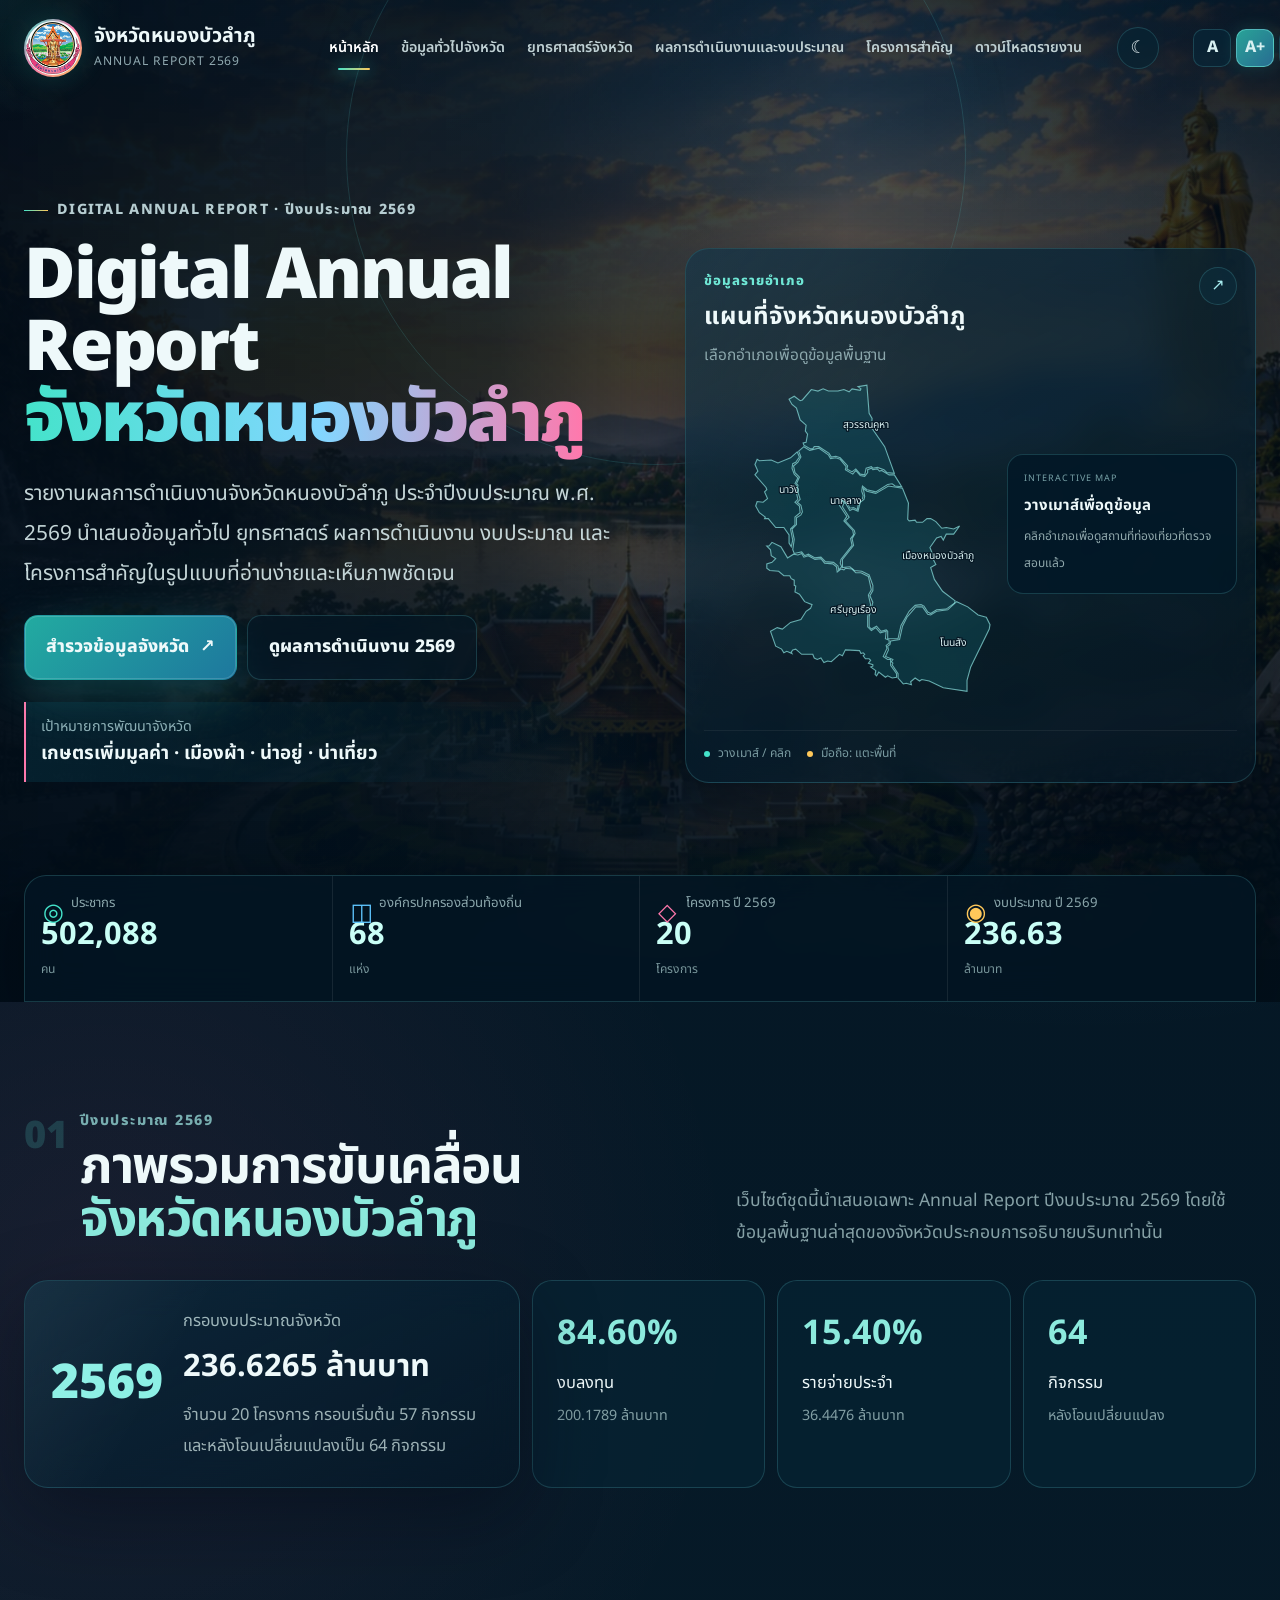
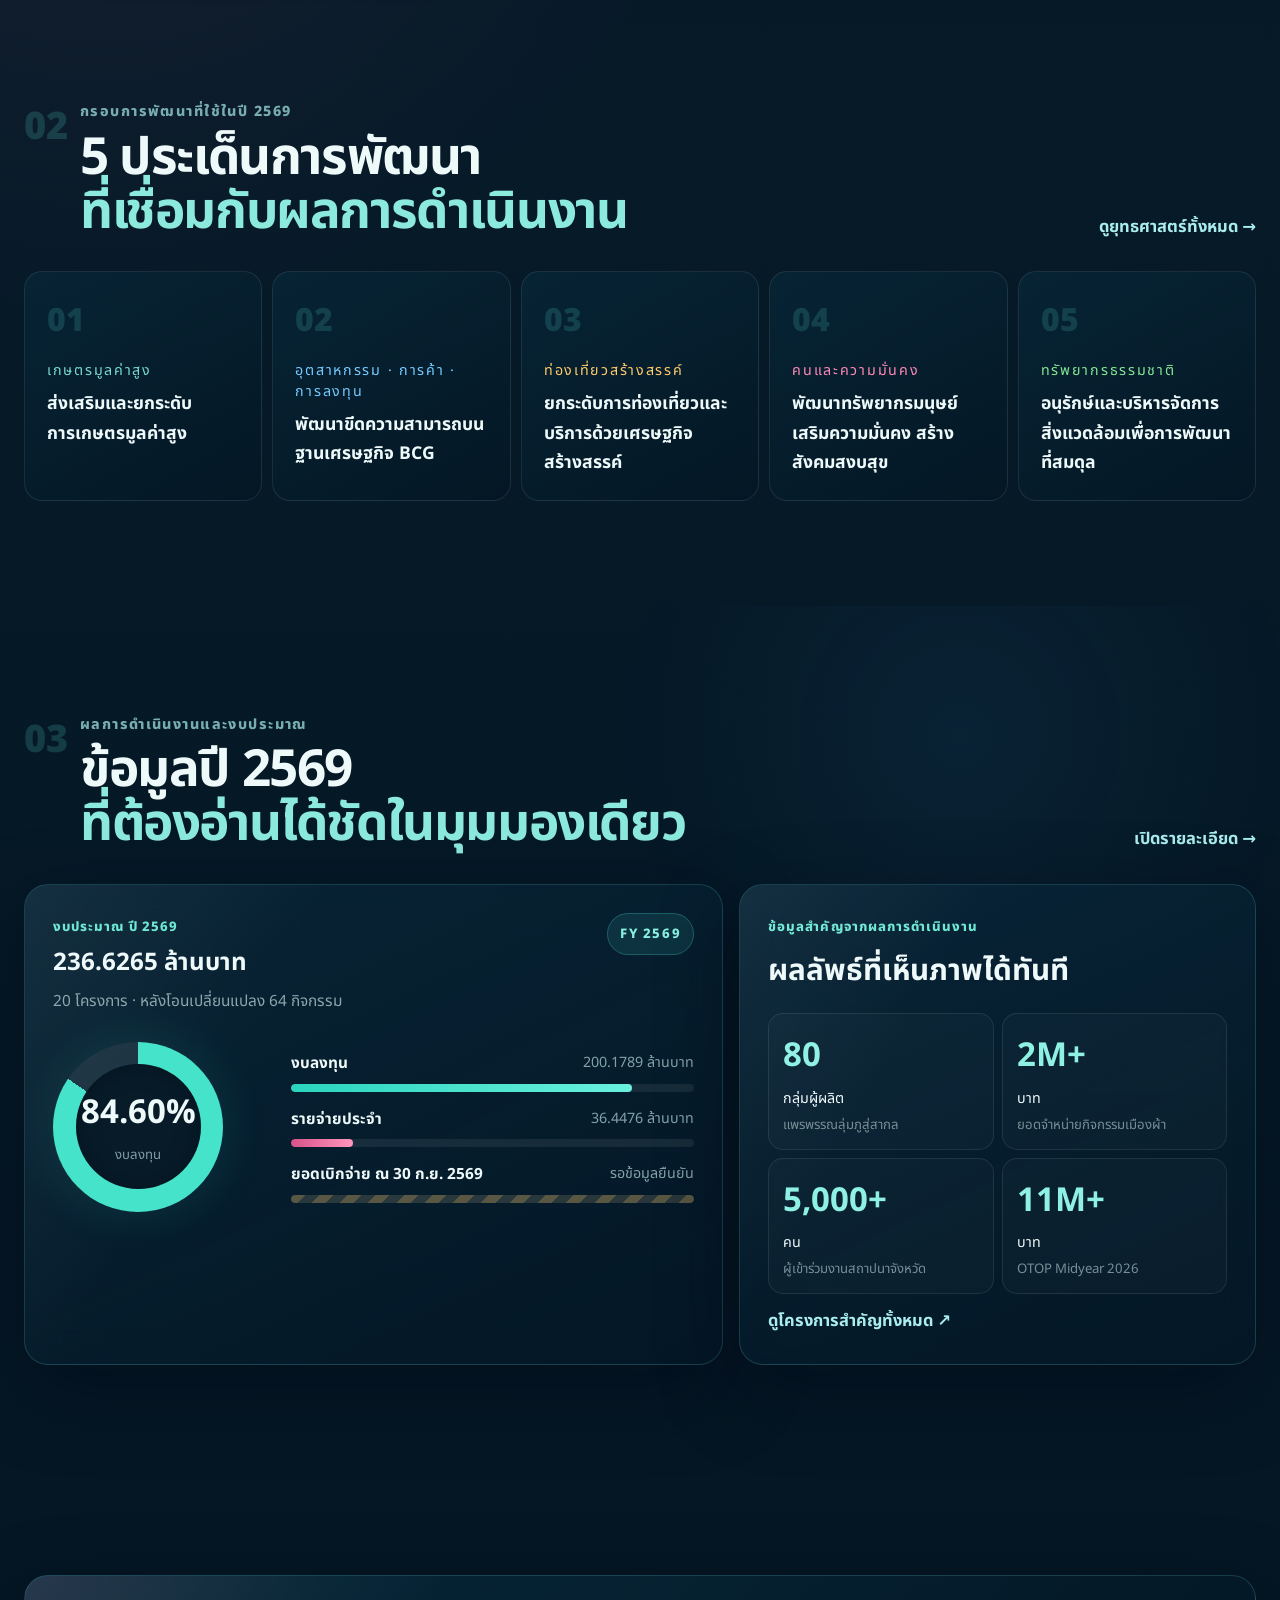
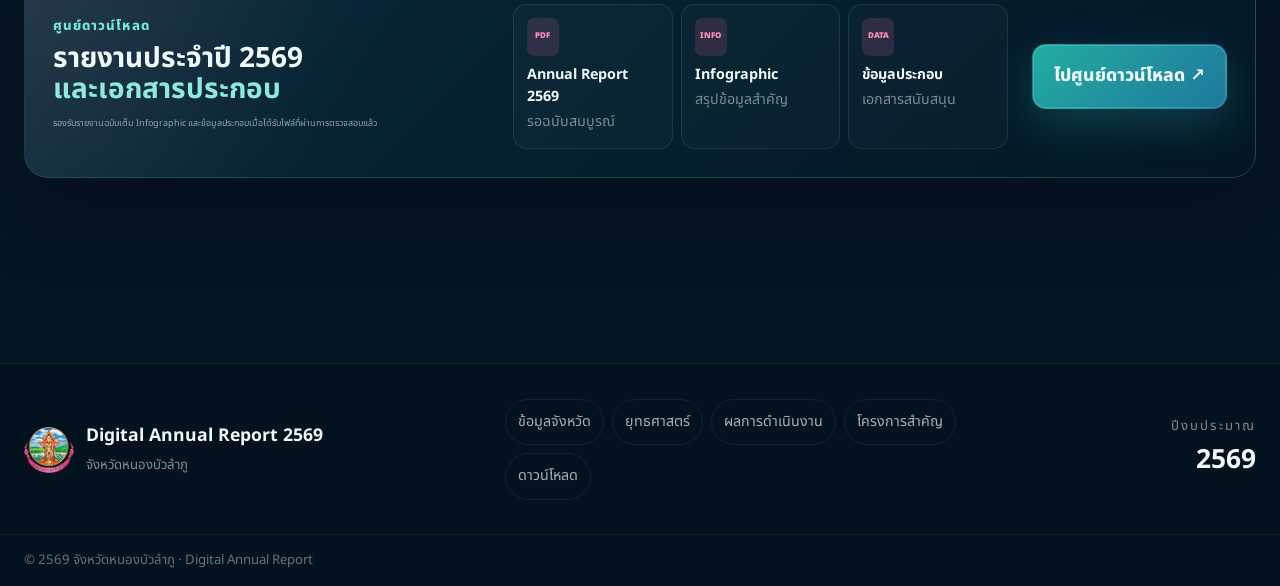
<file: index.html>
<!doctype html>
<html lang="th">
<head>
<meta charset="utf-8">
<meta name="viewport" content="width=device-width,initial-scale=1,viewport-fit=cover">
<meta name="theme-color" content="#041522">
<meta name="description" content="รายงานผลการดำเนินงานจังหวัดหนองบัวลำภู ประจำปีงบประมาณ พ.ศ. 2569">
<meta property="og:title" content="Digital Annual Report จังหวัดหนองบัวลำภู พ.ศ. 2569">
<meta property="og:description" content="รายงานผลการดำเนินงานจังหวัดหนองบัวลำภู ประจำปีงบประมาณ พ.ศ. 2569">
<link rel="icon" href="/favicon.ico" sizes="any">
<link rel="icon" type="image/png" sizes="32x32" href="assets/images/logo/favicon-32x32.png">
<link rel="apple-touch-icon" sizes="180x180" href="assets/images/logo/apple-touch-icon.png">
<script>
(function(){
  try{
    var saved=localStorage.getItem('nblThemeChoice');
    var h=new Date().getHours();
    var theme=(saved==='day'||saved==='night')?saved:((h>=6&&h<18)?'day':'night');
    document.documentElement.dataset.theme=theme;
    document.documentElement.style.colorScheme=theme==='day'?'light':'dark';
  }catch(e){document.documentElement.dataset.theme='night';}
})();
</script>
<link rel="stylesheet" href="assets/css/styles.css">
<title>Digital Annual Report จังหวัดหนองบัวลำภู พ.ศ. 2569</title>
</head>
<body data-page="home" class="innovation-page accessible-2569">
<div class="ambient-grid" aria-hidden="true"></div>
<div class="cursor-glow" aria-hidden="true"></div>
<div data-site-header></div>
<main>
<section class="hero innovation-hero">
  <div class="hero-bg" aria-hidden="true"></div>
  <div class="hero-shade" aria-hidden="true"></div>
  <div class="hero-orbit orbit-a" aria-hidden="true"></div>
  <div class="container hero-grid">
    <div class="hero-copy reveal">
      <div class="eyebrow"><span></span> DIGITAL ANNUAL REPORT · ปีงบประมาณ 2569</div>
      <h1>Digital Annual Report<br><em>จังหวัดหนองบัวลำภู</em></h1>
      <p class="hero-lead">รายงานผลการดำเนินงานจังหวัดหนองบัวลำภู ประจำปีงบประมาณ พ.ศ. 2569 นำเสนอข้อมูลทั่วไป ยุทธศาสตร์ ผลการดำเนินงาน งบประมาณ และโครงการสำคัญในรูปแบบที่อ่านง่ายและเห็นภาพชัดเจน</p>
      <div class="hero-actions">
        <a class="btn glow" href="overview.html">สำรวจข้อมูลจังหวัด <span>↗</span></a>
        <a class="btn glass" href="results.html">ดูผลการดำเนินงาน 2569</a>
      </div>
      <div class="vision-chip">
        <small>เป้าหมายการพัฒนาจังหวัด</small>
        <b>เกษตรเพิ่มมูลค่า · เมืองผ้า · น่าอยู่ · น่าเที่ยว</b>
      </div>
    </div>

    <aside class="hero-map glass-panel reveal" data-interactive-map>
      <div class="panel-head">
        <div><span class="panel-kicker">ข้อมูลรายอำเภอ</span><h2>แผนที่จังหวัดหนองบัวลำภู</h2><p>เลือกอำเภอเพื่อดูข้อมูลพื้นฐาน</p></div>
        <a class="icon-btn" href="overview.html#interactive-map" aria-label="เปิดแผนที่เต็ม">↗</a>
      </div>
      <div class="hero-map-body">
        <div class="map-compact"><svg class="district-svg nbl-real-shape" viewBox="0 0 360 445" aria-label="แผนที่จังหวัดหนองบัวลำภู แยก 6 อำเภอ">
          <g class="map-region" data-district="suwannakhuha">
          <path d="M 61 34 L 65 41 L 71 46 L 76 62 L 84 69 L 83 77 L 86 81 L 84 92 L 80 93 L 81 96 L 90 101 L 93 101 L 95 98 L 101 98 L 115 107 L 118 112 L 124 111 L 130 113 L 140 124 L 139 128 L 146 132 L 151 128 L 157 135 L 163 136 L 165 127 L 172 125 L 174 127 L 180 126 L 189 129 L 193 133 L 203 134 L 190 98 L 172 72 L 173 60 L 169 53 L 166 15 L 154 17 L 158 20 L 157 22 L 146 20 L 142 24 L 135 21 L 127 23 L 114 23 L 107 20 L 100 23 L 91 21 L 79 35 L 76 36 L 68 30 Z" fill="#dff1e7"/>
          <text x="134" y="73">สุวรรณคูหา</text>
        </g><g class="map-region" data-district="nawang">
          <path d="M 72 105 L 63 113 L 46 120 L 37 116 L 21 117 L 18 115 L 15 122 L 19 131 L 15 136 L 30 153 L 31 156 L 28 159 L 32 168 L 26 173 L 18 172 L 16 178 L 21 187 L 29 193 L 28 195 L 33 195 L 43 207 L 54 207 L 61 217 L 61 228 L 64 233 L 66 224 L 63 209 L 69 203 L 69 193 L 76 187 L 75 178 L 69 173 L 73 169 L 70 156 L 71 151 L 69 148 L 73 140 L 68 135 L 65 127 L 66 121 L 70 119 L 75 112 Z" fill="#f8dce8"/>
          <text x="48" y="161">นาวัง</text>
        </g><g class="map-region" data-district="naklang">
          <path d="M 81 98 L 74 104 L 77 112 L 73 119 L 67 124 L 69 133 L 75 139 L 71 148 L 73 150 L 72 156 L 76 169 L 72 173 L 77 177 L 79 186 L 77 190 L 71 194 L 71 203 L 65 209 L 68 223 L 66 237 L 68 242 L 78 240 L 82 245 L 87 243 L 96 248 L 104 247 L 110 253 L 121 254 L 127 259 L 128 264 L 132 260 L 130 255 L 131 250 L 146 231 L 144 222 L 148 217 L 147 211 L 135 198 L 139 192 L 129 177 L 128 172 L 130 172 L 130 169 L 133 167 L 139 173 L 143 181 L 148 180 L 153 183 L 155 173 L 160 168 L 161 164 L 159 158 L 160 151 L 166 156 L 178 159 L 194 149 L 200 148 L 204 151 L 213 152 L 203 136 L 196 136 L 186 130 L 183 131 L 180 128 L 174 129 L 172 127 L 167 129 L 167 133 L 163 138 L 157 137 L 151 130 L 147 135 L 137 129 L 138 125 L 130 115 L 124 113 L 117 114 L 114 109 L 101 100 L 89 103 Z" fill="#eee5f6"/>
          <text x="116" y="175">นากลาง</text>
        </g><g class="map-region" data-district="mueang">
          <path d="M 161 154 L 163 165 L 162 169 L 157 173 L 154 185 L 147 182 L 143 184 L 136 172 L 132 170 L 135 174 L 133 179 L 142 193 L 137 198 L 149 211 L 150 215 L 146 222 L 148 231 L 133 250 L 133 261 L 143 260 L 149 265 L 159 266 L 169 271 L 174 285 L 174 292 L 170 299 L 174 308 L 169 327 L 169 341 L 172 344 L 179 340 L 185 347 L 192 345 L 194 347 L 194 357 L 208 357 L 212 339 L 223 320 L 231 312 L 239 311 L 243 313 L 248 321 L 252 323 L 260 318 L 273 317 L 284 309 L 285 306 L 268 293 L 257 277 L 252 261 L 259 257 L 254 247 L 255 244 L 251 234 L 260 221 L 266 219 L 269 224 L 273 216 L 283 216 L 291 205 L 283 209 L 273 207 L 267 208 L 259 199 L 252 195 L 247 195 L 241 200 L 233 200 L 231 197 L 223 198 L 221 196 L 222 174 L 214 154 L 195 151 L 178 161 L 166 158 Z" fill="#f5e8cf"/>
          <text x="213" y="250">เมืองหนองบัวลำภู</text>
        </g><g class="map-region" data-district="sibunrueang">
          <path d="M 31 232 L 36 237 L 37 245 L 43 249 L 38 254 L 31 256 L 31 262 L 35 265 L 47 266 L 54 272 L 62 272 L 64 276 L 68 278 L 68 285 L 70 286 L 69 294 L 75 297 L 82 307 L 92 311 L 90 316 L 84 320 L 77 331 L 63 335 L 52 344 L 45 342 L 36 347 L 43 367 L 51 371 L 54 376 L 58 374 L 65 377 L 64 375 L 66 372 L 70 371 L 78 378 L 93 378 L 95 383 L 99 385 L 104 383 L 108 389 L 113 387 L 118 388 L 129 378 L 133 380 L 137 372 L 156 373 L 158 377 L 161 376 L 163 378 L 161 380 L 164 384 L 169 384 L 171 386 L 168 390 L 174 392 L 174 394 L 171 395 L 178 400 L 177 405 L 179 407 L 182 402 L 191 409 L 194 407 L 200 410 L 206 409 L 206 404 L 198 393 L 198 385 L 194 385 L 188 381 L 193 370 L 192 366 L 196 363 L 196 359 L 191 357 L 192 347 L 184 349 L 178 342 L 172 346 L 167 341 L 167 327 L 171 311 L 168 298 L 172 291 L 168 273 L 158 268 L 151 268 L 146 263 L 137 262 L 135 264 L 131 263 L 126 267 L 125 260 L 120 256 L 109 255 L 104 249 L 96 250 L 87 245 L 81 247 L 78 242 L 73 244 L 67 243 L 59 248 L 50 233 L 38 227 L 34 232 Z" fill="#e6eef8"/>
          <text x="116" y="322">ศรีบุญเรือง</text>
        </g><g class="map-region" data-district="nonsang">
          <path d="M 327 328 L 316 325 L 302 314 L 287 307 L 275 318 L 260 320 L 252 325 L 248 324 L 241 314 L 232 314 L 220 328 L 214 340 L 210 358 L 198 360 L 197 365 L 194 367 L 195 372 L 191 381 L 201 385 L 199 388 L 201 390 L 200 392 L 208 404 L 208 410 L 215 418 L 219 417 L 226 419 L 225 415 L 231 410 L 237 414 L 240 412 L 250 414 L 269 423 L 301 428 L 301 413 L 306 395 L 331 344 L 332 338 Z" fill="#d8eee6"/>
          <text x="264" y="367">โนนสัง</text>
        </g>
        </svg></div>
        <div class="map-click-hint"><small>INTERACTIVE MAP</small><b>วางเมาส์เพื่อดูข้อมูล</b><span>คลิกอำเภอเพื่อดูสถานที่ท่องเที่ยวที่ตรวจสอบแล้ว</span></div>
      </div>
      <div class="map-legend"><span><i></i> วางเมาส์ / คลิก</span><span><i></i> มือถือ: แตะพื้นที่</span></div>
    </aside>
  </div>

  <div class="container kpi-dock reveal">
    <article><span class="kpi-icon">◎</span><small>ประชากร</small><b data-counter="502088">502,088</b><em>คน</em></article>
    <article><span class="kpi-icon cyan">◫</span><small>องค์กรปกครองส่วนท้องถิ่น</small><b data-counter="68">68</b><em>แห่ง</em></article>
    <article><span class="kpi-icon pink">◇</span><small>โครงการ ปี 2569</small><b data-counter="20">20</b><em>โครงการ</em></article>
    <article><span class="kpi-icon gold">◉</span><small>งบประมาณ ปี 2569</small><b data-counter="236.6265" data-decimals="2">236.63</b><em>ล้านบาท</em></article>
  </div>
</section>

<section class="section fy69-focus">
  <div class="container">
    <div class="section-heading reveal">
      <div><span class="section-no">01</span><small>ปีงบประมาณ 2569</small><h2>ภาพรวมการขับเคลื่อน<br><em>จังหวัดหนองบัวลำภู</em></h2></div>
      <p>เว็บไซต์ชุดนี้นำเสนอเฉพาะ Annual Report ปีงบประมาณ 2569 โดยใช้ข้อมูลพื้นฐานล่าสุดของจังหวัดประกอบการอธิบายบริบทเท่านั้น</p>
    </div>
    <div class="fy69-summary-grid reveal">
      <article class="fy69-main glass-panel">
        <div class="fy69-year">2569</div>
        <div>
          <span>กรอบงบประมาณจังหวัด</span>
          <h3>236.6265 ล้านบาท</h3>
          <p>จำนวน 20 โครงการ กรอบเริ่มต้น 57 กิจกรรม และหลังโอนเปลี่ยนแปลงเป็น 64 กิจกรรม</p>
        </div>
      </article>
      <article><b>84.60%</b><span>งบลงทุน</span><small>200.1789 ล้านบาท</small></article>
      <article><b>15.40%</b><span>รายจ่ายประจำ</span><small>36.4476 ล้านบาท</small></article>
      <article><b>64</b><span>กิจกรรม</span><small>หลังโอนเปลี่ยนแปลง</small></article>
    </div>
  </div>
</section>

<section class="section strategy-now">
  <div class="container">
    <div class="section-heading reveal">
      <div><span class="section-no">02</span><small>กรอบการพัฒนาที่ใช้ในปี 2569</small><h2>5 ประเด็นการพัฒนา<br><em>ที่เชื่อมกับผลการดำเนินงาน</em></h2></div>
      <a class="text-link" href="strategy.html">ดูยุทธศาสตร์ทั้งหมด →</a>
    </div>
    <div class="strategy-pillars senior reveal">
      <article class="pillar p1"><i>01</i><span>เกษตรมูลค่าสูง</span><b>ส่งเสริมและยกระดับการเกษตรมูลค่าสูง</b></article>
      <article class="pillar p2"><i>02</i><span>อุตสาหกรรม · การค้า · การลงทุน</span><b>พัฒนาขีดความสามารถบนฐานเศรษฐกิจ BCG</b></article>
      <article class="pillar p3"><i>03</i><span>ท่องเที่ยวสร้างสรรค์</span><b>ยกระดับการท่องเที่ยวและบริการด้วยเศรษฐกิจสร้างสรรค์</b></article>
      <article class="pillar p4"><i>04</i><span>คนและความมั่นคง</span><b>พัฒนาทรัพยากรมนุษย์ เสริมความมั่นคง สร้างสังคมสงบสุข</b></article>
      <article class="pillar p5"><i>05</i><span>ทรัพยากรธรรมชาติ</span><b>อนุรักษ์และบริหารจัดการสิ่งแวดล้อมเพื่อการพัฒนาที่สมดุล</b></article>
    </div>
  </div>
</section>

<section class="section dashboard-section">
  <div class="container">
    <div class="section-heading reveal">
      <div><span class="section-no">03</span><small>ผลการดำเนินงานและงบประมาณ</small><h2>ข้อมูลปี 2569<br><em>ที่ต้องอ่านได้ชัดในมุมมองเดียว</em></h2></div>
      <a class="text-link" href="results.html">เปิดรายละเอียด →</a>
    </div>
    <div class="dashboard-grid">
      <article class="budget-glass glass-panel reveal">
        <div class="panel-head"><div><span class="panel-kicker">งบประมาณ ปี 2569</span><h3>236.6265 ล้านบาท</h3><p>20 โครงการ · หลังโอนเปลี่ยนแปลง 64 กิจกรรม</p></div><span class="status-chip">FY 2569</span></div>
        <div class="budget-visual">
          <div class="donut investment"><div><b>84.60%</b><small>งบลงทุน</small></div></div>
          <div class="bar-stack">
            <div><span><b>งบลงทุน</b><em>200.1789 ล้านบาท</em></span><i><u style="width:84.6%"></u></i></div>
            <div><span><b>รายจ่ายประจำ</b><em>36.4476 ล้านบาท</em></span><i><u class="pink" style="width:15.4%"></u></i></div>
            <div><span><b>ยอดเบิกจ่าย ณ 30 ก.ย. 2569</b><em>รอข้อมูลยืนยัน</em></span><i><u class="pending" style="width:100%"></u></i></div>
          </div>
        </div>
      </article>

      <article class="impact-glass glass-panel reveal">
        <span class="panel-kicker">ข้อมูลสำคัญจากผลการดำเนินงาน</span>
        <h3>ผลลัพธ์ที่เห็นภาพได้ทันที</h3>
        <div class="impact-mini-grid">
          <div><b>80</b><span>กลุ่มผู้ผลิต</span><small>แพรพรรณลุ่มภูสู่สากล</small></div>
          <div><b>2M+</b><span>บาท</span><small>ยอดจำหน่ายกิจกรรมเมืองผ้า</small></div>
          <div><b>5,000+</b><span>คน</span><small>ผู้เข้าร่วมงานสถาปนาจังหวัด</small></div>
          <div><b>11M+</b><span>บาท</span><small>OTOP Midyear 2026</small></div>
        </div>
        <a class="inline-link" href="projects.html">ดูโครงการสำคัญทั้งหมด ↗</a>
      </article>
    </div>
  </div>
</section>

<section class="section download-preview">
  <div class="container download-panel glass-panel reveal">
    <div><span class="panel-kicker">ศูนย์ดาวน์โหลด</span><h2>รายงานประจำปี 2569<br><em>และเอกสารประกอบ</em></h2><p>รองรับรายงานฉบับเต็ม Infographic และข้อมูลประกอบเมื่อได้รับไฟล์ที่ผ่านการตรวจสอบแล้ว</p></div>
    <div class="doc-cards">
      <div><i>PDF</i><b>Annual Report 2569</b><span>รอฉบับสมบูรณ์</span></div>
      <div><i>INFO</i><b>Infographic</b><span>สรุปข้อมูลสำคัญ</span></div>
      <div><i>DATA</i><b>ข้อมูลประกอบ</b><span>เอกสารสนับสนุน</span></div>
    </div>
    <a class="btn glow" href="downloads.html">ไปศูนย์ดาวน์โหลด ↗</a>
  </div>
</section>
</main>
<div data-site-footer></div>
<div data-mobile-dock></div>
<script src="assets/js/data.js"></script>
<script src="assets/js/district-tourism.js"></script>
<script src="assets/js/app.js"></script>
</body>
</html>
</file>
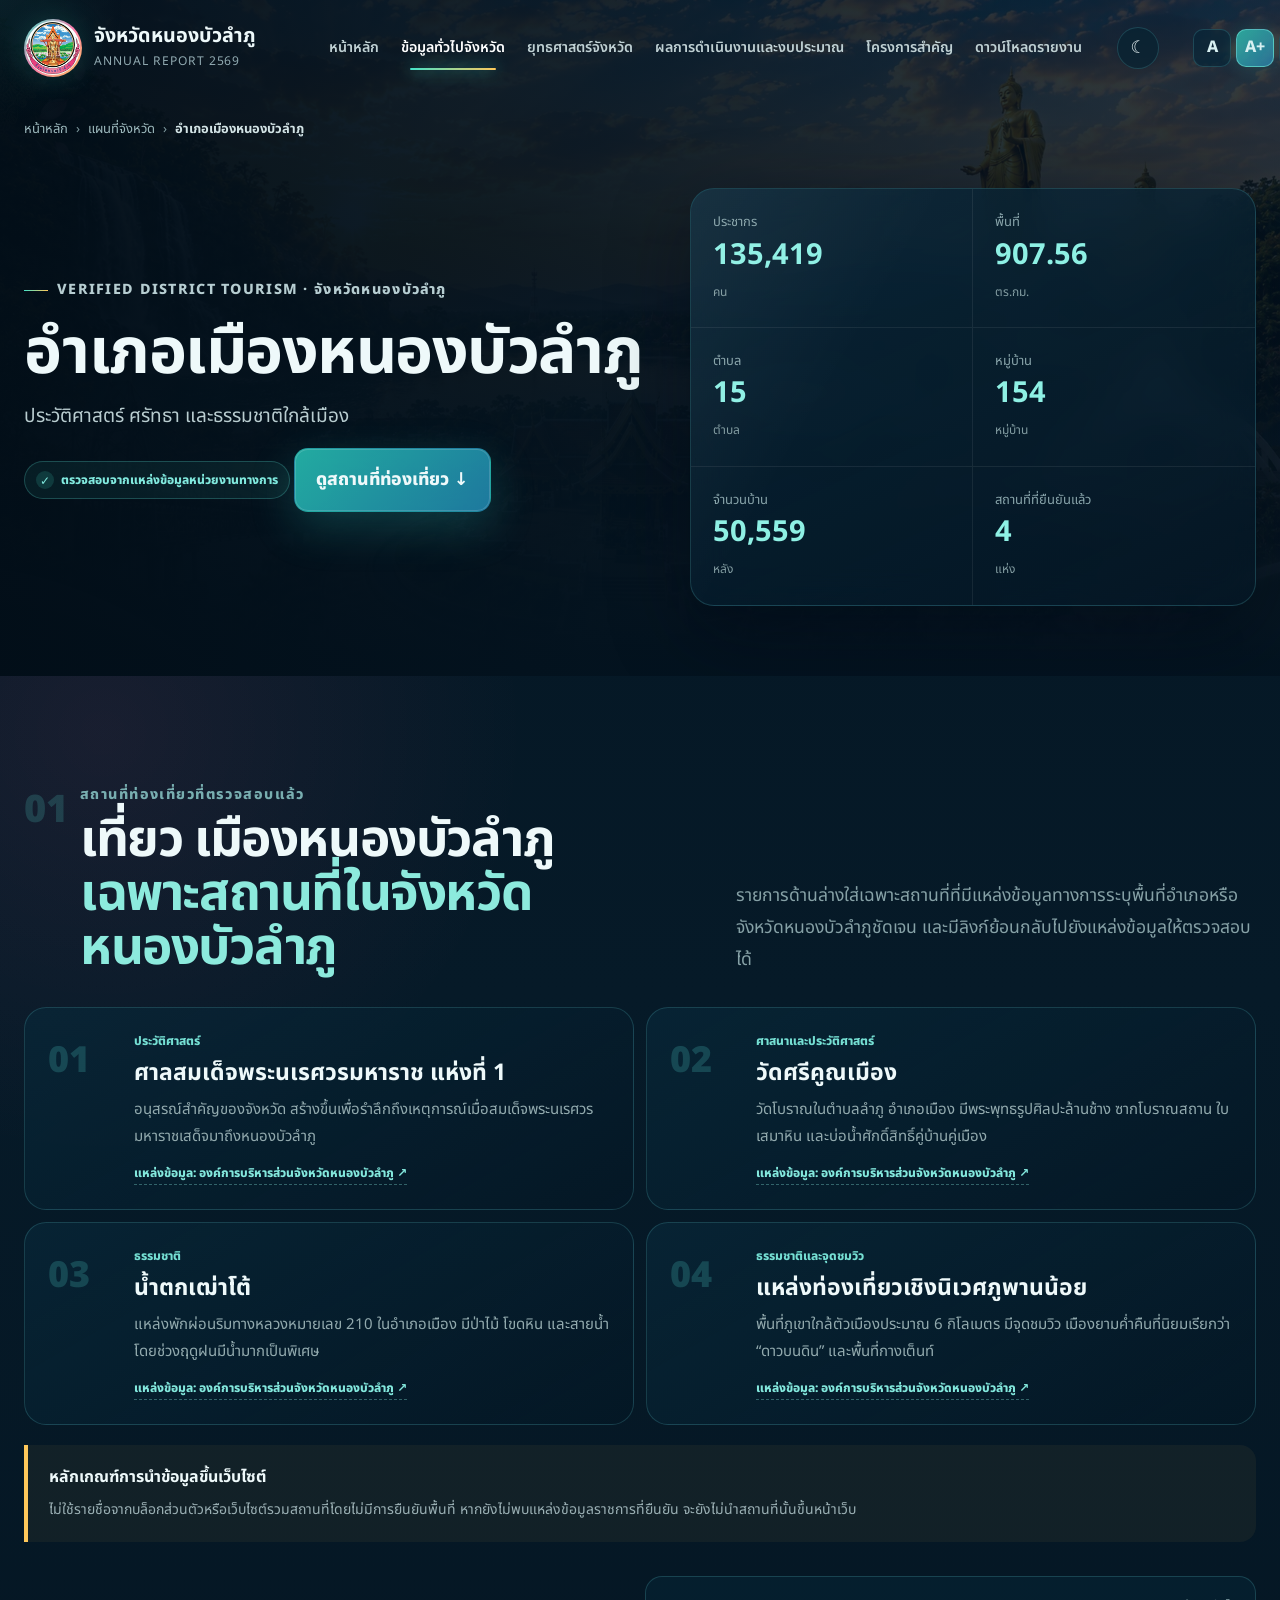
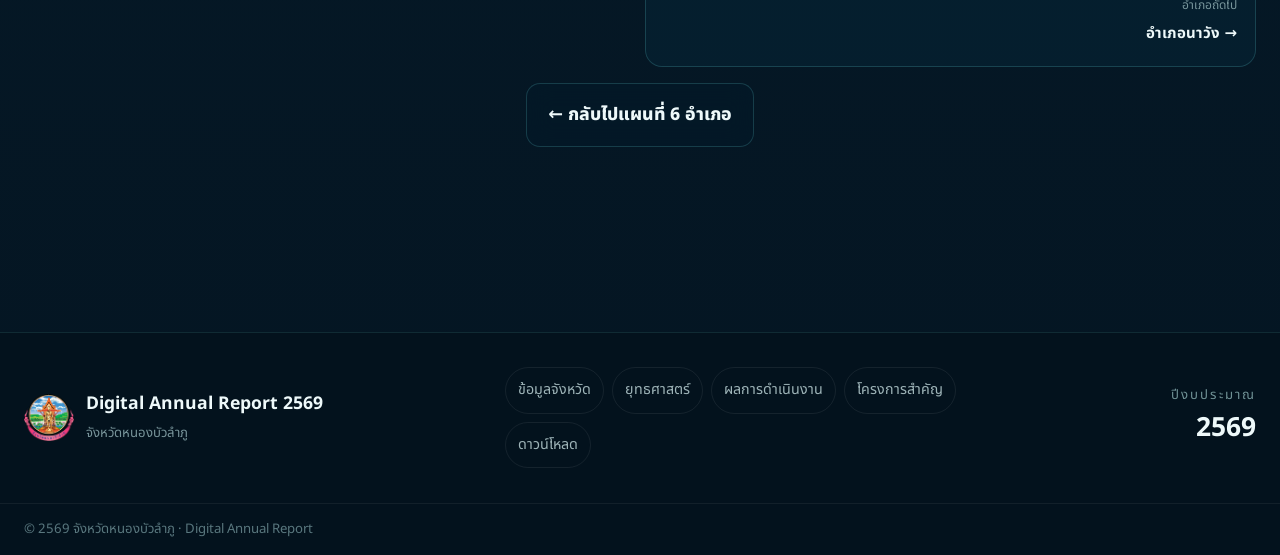
<file: district-mueang.html>
<!doctype html>
<html lang="th">
<head>
<meta charset="utf-8"><meta name="viewport" content="width=device-width,initial-scale=1,viewport-fit=cover">
<meta name="theme-color" content="#041522">
<meta name="description" content="สถานที่ท่องเที่ยวจริงใน อำเภอเมืองหนองบัวลำภู จังหวัดหนองบัวลำภู จากแหล่งข้อมูลหน่วยงานทางการ">
<link rel="icon" href="/favicon.ico" sizes="any">
<link rel="icon" type="image/png" sizes="32x32" href="assets/images/logo/favicon-32x32.png">
<link rel="apple-touch-icon" sizes="180x180" href="assets/images/logo/apple-touch-icon.png">
<script>
(function(){try{var saved=localStorage.getItem('nblThemeChoice');var h=new Date().getHours();var theme=(saved==='day'||saved==='night')?saved:((h>=6&&h<18)?'day':'night');document.documentElement.dataset.theme=theme;document.documentElement.style.colorScheme=theme==='day'?'light':'dark';}catch(e){document.documentElement.dataset.theme='night';}})();
</script>
<link rel="stylesheet" href="assets/css/styles.css">
<title>สถานที่ท่องเที่ยว อำเภอเมืองหนองบัวลำภู | Annual Report 2569</title>
</head>
<body data-page="overview" class="innovation-page accessible-2569 district-tourism-page">
<div class="ambient-grid" aria-hidden="true"></div><div class="cursor-glow" aria-hidden="true"></div><div data-site-header></div>
<main>
<section class="district-tourism-hero">
<div class="district-tourism-bg"></div><div class="district-tourism-shade"></div>
<div class="container">
<nav class="detail-breadcrumb district-breadcrumb"><a href="index.html">หน้าหลัก</a><span>›</span><a href="overview.html#interactive-map">แผนที่จังหวัด</a><span>›</span><b>อำเภอเมืองหนองบัวลำภู</b></nav>
<div class="district-tourism-hero-grid">
<div class="district-tourism-copy reveal">
<div class="eyebrow"><span></span> VERIFIED DISTRICT TOURISM · จังหวัดหนองบัวลำภู</div>
<h1>อำเภอเมืองหนองบัวลำภู</h1><p>ประวัติศาสตร์ ศรัทธา และธรรมชาติใกล้เมือง</p>
<div class="verified-badge">ตรวจสอบจากแหล่งข้อมูลหน่วยงานทางการ</div>
<a class="btn glow" href="#tourism-places">ดูสถานที่ท่องเที่ยว ↓</a>
</div>
<div class="district-tourism-stats glass-panel reveal">
<div><small>ประชากร</small><b>135,419</b><span>คน</span></div>
<div><small>พื้นที่</small><b>907.56</b><span>ตร.กม.</span></div>
<div><small>ตำบล</small><b>15</b><span>ตำบล</span></div>
<div><small>หมู่บ้าน</small><b>154</b><span>หมู่บ้าน</span></div>
<div><small>จำนวนบ้าน</small><b>50,559</b><span>หลัง</span></div>
<div><small>สถานที่ที่ยืนยันแล้ว</small><b>4</b><span>แห่ง</span></div>
</div></div></div></section>

<section class="section district-tourism-section" id="tourism-places"><div class="container">
<div class="section-heading reveal">
<div><span class="section-no">01</span><small>สถานที่ท่องเที่ยวที่ตรวจสอบแล้ว</small><h2>เที่ยว เมืองหนองบัวลำภู<br><em>เฉพาะสถานที่ในจังหวัดหนองบัวลำภู</em></h2></div>
<p>รายการด้านล่างใส่เฉพาะสถานที่ที่มีแหล่งข้อมูลทางการระบุพื้นที่อำเภอหรือจังหวัดหนองบัวลำภูชัดเจน และมีลิงก์ย้อนกลับไปยังแหล่งข้อมูลให้ตรวจสอบได้</p>
</div>
<div class="tourism-place-grid">
        <article class="tourism-place-card reveal">
          <div class="tourism-place-no">01</div>
          <div class="tourism-place-copy">
            <span>ประวัติศาสตร์</span>
            <h3>ศาลสมเด็จพระนเรศวรมหาราช แห่งที่ 1</h3>
            <p>อนุสรณ์สำคัญของจังหวัด สร้างขึ้นเพื่อรำลึกถึงเหตุการณ์เมื่อสมเด็จพระนเรศวรมหาราชเสด็จมาถึงหนองบัวลำภู</p>
            <a class="tourism-source-link" href="https://nppao.go.th/public/list/data/detail/id/12784/menu/1799" target="_blank" rel="noopener">แหล่งข้อมูล: องค์การบริหารส่วนจังหวัดหนองบัวลำภู ↗</a>
          </div>
        </article>
        <article class="tourism-place-card reveal">
          <div class="tourism-place-no">02</div>
          <div class="tourism-place-copy">
            <span>ศาสนาและประวัติศาสตร์</span>
            <h3>วัดศรีคูณเมือง</h3>
            <p>วัดโบราณในตำบลลำภู อำเภอเมือง มีพระพุทธรูปศิลปะล้านช้าง ซากโบราณสถาน ใบเสมาหิน และบ่อน้ำศักดิ์สิทธิ์คู่บ้านคู่เมือง</p>
            <a class="tourism-source-link" href="https://nppao.go.th/public/list/data/detail/id/12773/menu/1799/page/1" target="_blank" rel="noopener">แหล่งข้อมูล: องค์การบริหารส่วนจังหวัดหนองบัวลำภู ↗</a>
          </div>
        </article>
        <article class="tourism-place-card reveal">
          <div class="tourism-place-no">03</div>
          <div class="tourism-place-copy">
            <span>ธรรมชาติ</span>
            <h3>น้ำตกเฒ่าโต้</h3>
            <p>แหล่งพักผ่อนริมทางหลวงหมายเลข 210 ในอำเภอเมือง มีป่าไม้ โขดหิน และสายน้ำ โดยช่วงฤดูฝนมีน้ำมากเป็นพิเศษ</p>
            <a class="tourism-source-link" href="https://nppao.go.th/public/list/data/detail/id/12782/menu/1799" target="_blank" rel="noopener">แหล่งข้อมูล: องค์การบริหารส่วนจังหวัดหนองบัวลำภู ↗</a>
          </div>
        </article>
        <article class="tourism-place-card reveal">
          <div class="tourism-place-no">04</div>
          <div class="tourism-place-copy">
            <span>ธรรมชาติและจุดชมวิว</span>
            <h3>แหล่งท่องเที่ยวเชิงนิเวศภูพานน้อย</h3>
            <p>พื้นที่ภูเขาใกล้ตัวเมืองประมาณ 6 กิโลเมตร มีจุดชมวิว เมืองยามค่ำคืนที่นิยมเรียกว่า “ดาวบนดิน” และพื้นที่กางเต็นท์</p>
            <a class="tourism-source-link" href="https://nppao.go.th/public/list/data/detail/id/12786/menu/1799" target="_blank" rel="noopener">แหล่งข้อมูล: องค์การบริหารส่วนจังหวัดหนองบัวลำภู ↗</a>
          </div>
        </article></div>

<div class="tourism-source-note reveal">
<b>หลักเกณฑ์การนำข้อมูลขึ้นเว็บไซต์</b>
<span>ไม่ใช้รายชื่อจากบล็อกส่วนตัวหรือเว็บไซต์รวมสถานที่โดยไม่มีการยืนยันพื้นที่ หากยังไม่พบแหล่งข้อมูลราชการที่ยืนยัน จะยังไม่นำสถานที่นั้นขึ้นหน้าเว็บ</span>
</div>

<nav class="district-page-nav"><span></span><a class="next" href="district-nawang.html"><small>อำเภอถัดไป</small><b>อำเภอนาวัง →</b></a></nav>
<div class="district-back-map"><a class="btn glass" href="overview.html#interactive-map">← กลับไปแผนที่ 6 อำเภอ</a></div>
</div></section>
</main>
<div data-site-footer></div><div data-mobile-dock></div>
<script src="assets/js/data.js"></script>
<script src="assets/js/district-tourism.js"></script>
<script src="assets/js/app.js"></script>
</body></html>
</file>
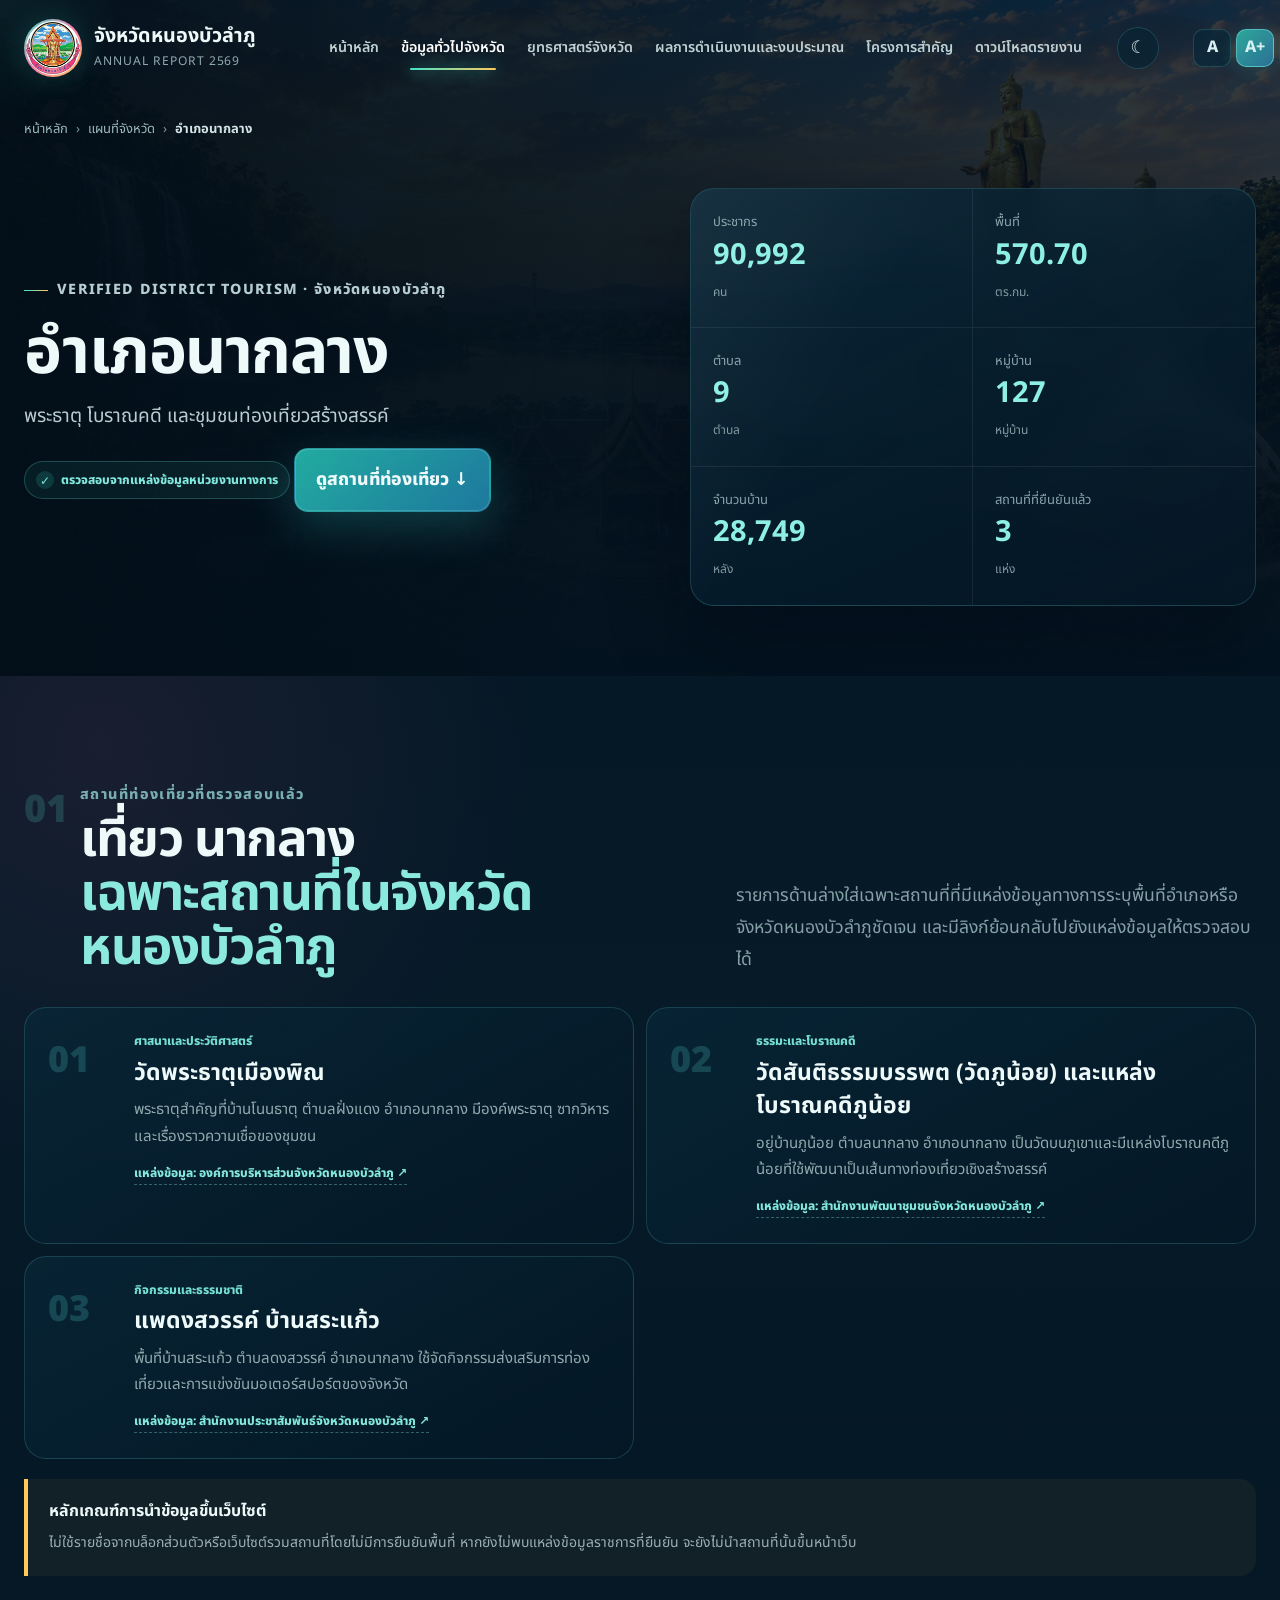
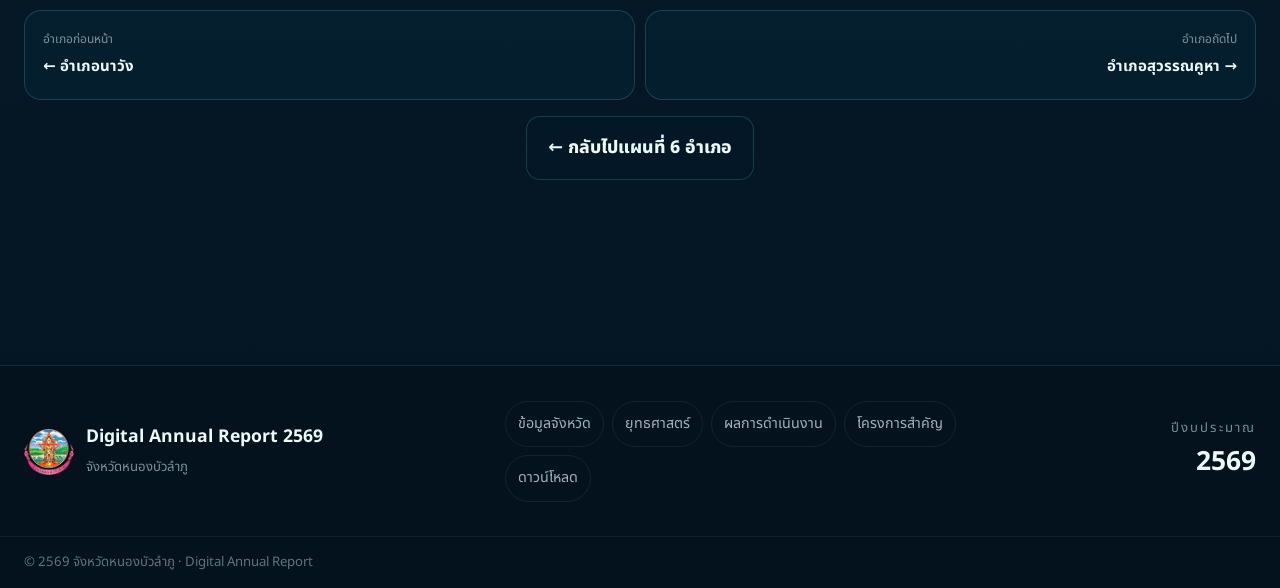
<file: district-naklang.html>
<!doctype html>
<html lang="th">
<head>
<meta charset="utf-8"><meta name="viewport" content="width=device-width,initial-scale=1,viewport-fit=cover">
<meta name="theme-color" content="#041522">
<meta name="description" content="สถานที่ท่องเที่ยวจริงใน อำเภอนากลาง จังหวัดหนองบัวลำภู จากแหล่งข้อมูลหน่วยงานทางการ">
<link rel="icon" href="/favicon.ico" sizes="any">
<link rel="icon" type="image/png" sizes="32x32" href="assets/images/logo/favicon-32x32.png">
<link rel="apple-touch-icon" sizes="180x180" href="assets/images/logo/apple-touch-icon.png">
<script>
(function(){try{var saved=localStorage.getItem('nblThemeChoice');var h=new Date().getHours();var theme=(saved==='day'||saved==='night')?saved:((h>=6&&h<18)?'day':'night');document.documentElement.dataset.theme=theme;document.documentElement.style.colorScheme=theme==='day'?'light':'dark';}catch(e){document.documentElement.dataset.theme='night';}})();
</script>
<link rel="stylesheet" href="assets/css/styles.css">
<title>สถานที่ท่องเที่ยว อำเภอนากลาง | Annual Report 2569</title>
</head>
<body data-page="overview" class="innovation-page accessible-2569 district-tourism-page">
<div class="ambient-grid" aria-hidden="true"></div><div class="cursor-glow" aria-hidden="true"></div><div data-site-header></div>
<main>
<section class="district-tourism-hero">
<div class="district-tourism-bg"></div><div class="district-tourism-shade"></div>
<div class="container">
<nav class="detail-breadcrumb district-breadcrumb"><a href="index.html">หน้าหลัก</a><span>›</span><a href="overview.html#interactive-map">แผนที่จังหวัด</a><span>›</span><b>อำเภอนากลาง</b></nav>
<div class="district-tourism-hero-grid">
<div class="district-tourism-copy reveal">
<div class="eyebrow"><span></span> VERIFIED DISTRICT TOURISM · จังหวัดหนองบัวลำภู</div>
<h1>อำเภอนากลาง</h1><p>พระธาตุ โบราณคดี และชุมชนท่องเที่ยวสร้างสรรค์</p>
<div class="verified-badge">ตรวจสอบจากแหล่งข้อมูลหน่วยงานทางการ</div>
<a class="btn glow" href="#tourism-places">ดูสถานที่ท่องเที่ยว ↓</a>
</div>
<div class="district-tourism-stats glass-panel reveal">
<div><small>ประชากร</small><b>90,992</b><span>คน</span></div>
<div><small>พื้นที่</small><b>570.70</b><span>ตร.กม.</span></div>
<div><small>ตำบล</small><b>9</b><span>ตำบล</span></div>
<div><small>หมู่บ้าน</small><b>127</b><span>หมู่บ้าน</span></div>
<div><small>จำนวนบ้าน</small><b>28,749</b><span>หลัง</span></div>
<div><small>สถานที่ที่ยืนยันแล้ว</small><b>3</b><span>แห่ง</span></div>
</div></div></div></section>

<section class="section district-tourism-section" id="tourism-places"><div class="container">
<div class="section-heading reveal">
<div><span class="section-no">01</span><small>สถานที่ท่องเที่ยวที่ตรวจสอบแล้ว</small><h2>เที่ยว นากลาง<br><em>เฉพาะสถานที่ในจังหวัดหนองบัวลำภู</em></h2></div>
<p>รายการด้านล่างใส่เฉพาะสถานที่ที่มีแหล่งข้อมูลทางการระบุพื้นที่อำเภอหรือจังหวัดหนองบัวลำภูชัดเจน และมีลิงก์ย้อนกลับไปยังแหล่งข้อมูลให้ตรวจสอบได้</p>
</div>
<div class="tourism-place-grid">
        <article class="tourism-place-card reveal">
          <div class="tourism-place-no">01</div>
          <div class="tourism-place-copy">
            <span>ศาสนาและประวัติศาสตร์</span>
            <h3>วัดพระธาตุเมืองพิณ</h3>
            <p>พระธาตุสำคัญที่บ้านโนนธาตุ ตำบลฝั่งแดง อำเภอนากลาง มีองค์พระธาตุ ซากวิหาร และเรื่องราวความเชื่อของชุมชน</p>
            <a class="tourism-source-link" href="https://nppao.go.th/public/list/data/detail/id/12774/menu/1799/page/1" target="_blank" rel="noopener">แหล่งข้อมูล: องค์การบริหารส่วนจังหวัดหนองบัวลำภู ↗</a>
          </div>
        </article>
        <article class="tourism-place-card reveal">
          <div class="tourism-place-no">02</div>
          <div class="tourism-place-copy">
            <span>ธรรมะและโบราณคดี</span>
            <h3>วัดสันติธรรมบรรพต (วัดภูน้อย) และแหล่งโบราณคดีภูน้อย</h3>
            <p>อยู่บ้านภูน้อย ตำบลนากลาง อำเภอนากลาง เป็นวัดบนภูเขาและมีแหล่งโบราณคดีภูน้อยที่ใช้พัฒนาเป็นเส้นทางท่องเที่ยวเชิงสร้างสรรค์</p>
            <a class="tourism-source-link" href="https://nongbua.cdd.go.th/th/content/category/detail/id/12/iid/311222" target="_blank" rel="noopener">แหล่งข้อมูล: สำนักงานพัฒนาชุมชนจังหวัดหนองบัวลำภู ↗</a>
          </div>
        </article>
        <article class="tourism-place-card reveal">
          <div class="tourism-place-no">03</div>
          <div class="tourism-place-copy">
            <span>กิจกรรมและธรรมชาติ</span>
            <h3>แพดงสวรรค์ บ้านสระแก้ว</h3>
            <p>พื้นที่บ้านสระแก้ว ตำบลดงสวรรค์ อำเภอนากลาง ใช้จัดกิจกรรมส่งเสริมการท่องเที่ยวและการแข่งขันมอเตอร์สปอร์ตของจังหวัด</p>
            <a class="tourism-source-link" href="https://nongbualamphu.prd.go.th/th/content/category/detail/id/9/iid/381288" target="_blank" rel="noopener">แหล่งข้อมูล: สำนักงานประชาสัมพันธ์จังหวัดหนองบัวลำภู ↗</a>
          </div>
        </article></div>

<div class="tourism-source-note reveal">
<b>หลักเกณฑ์การนำข้อมูลขึ้นเว็บไซต์</b>
<span>ไม่ใช้รายชื่อจากบล็อกส่วนตัวหรือเว็บไซต์รวมสถานที่โดยไม่มีการยืนยันพื้นที่ หากยังไม่พบแหล่งข้อมูลราชการที่ยืนยัน จะยังไม่นำสถานที่นั้นขึ้นหน้าเว็บ</span>
</div>

<nav class="district-page-nav"><a href="district-nawang.html"><small>อำเภอก่อนหน้า</small><b>← อำเภอนาวัง</b></a><a class="next" href="district-suwannakhuha.html"><small>อำเภอถัดไป</small><b>อำเภอสุวรรณคูหา →</b></a></nav>
<div class="district-back-map"><a class="btn glass" href="overview.html#interactive-map">← กลับไปแผนที่ 6 อำเภอ</a></div>
</div></section>
</main>
<div data-site-footer></div><div data-mobile-dock></div>
<script src="assets/js/data.js"></script>
<script src="assets/js/district-tourism.js"></script>
<script src="assets/js/app.js"></script>
</body></html>
</file>
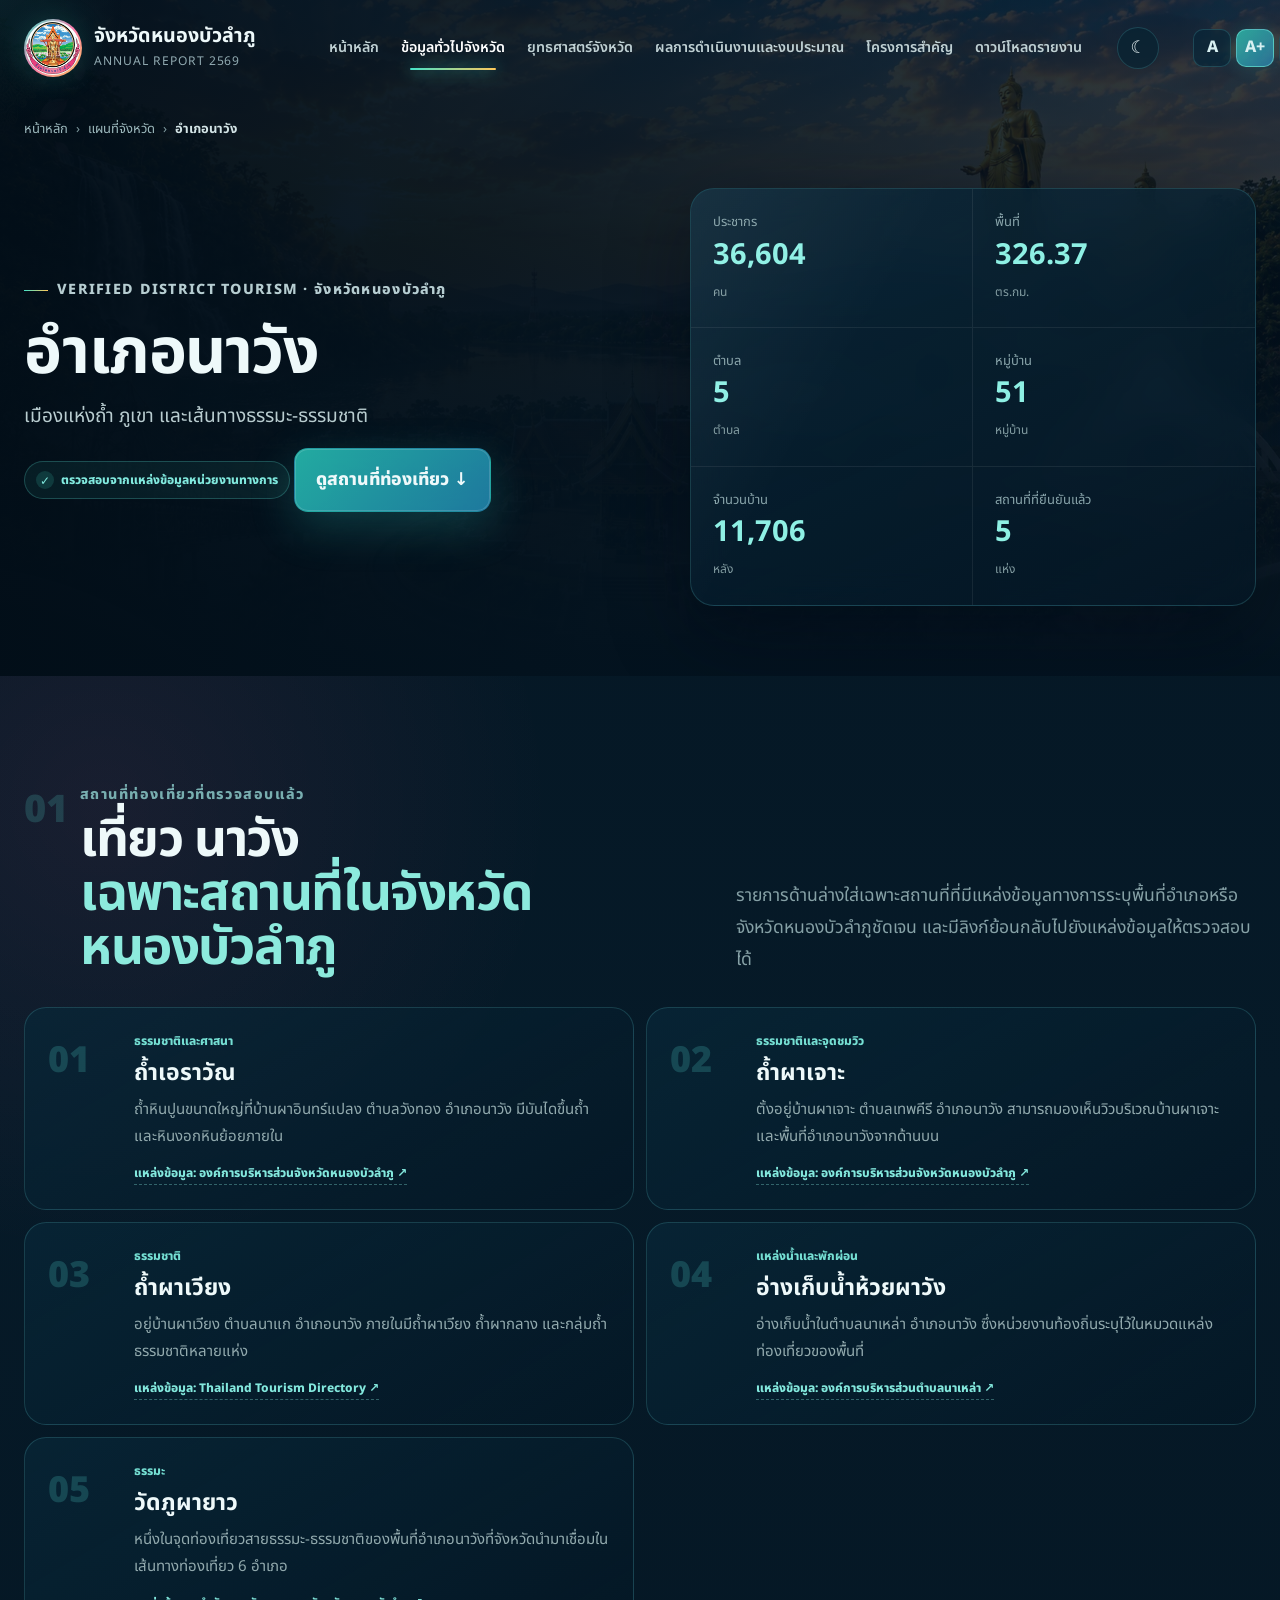
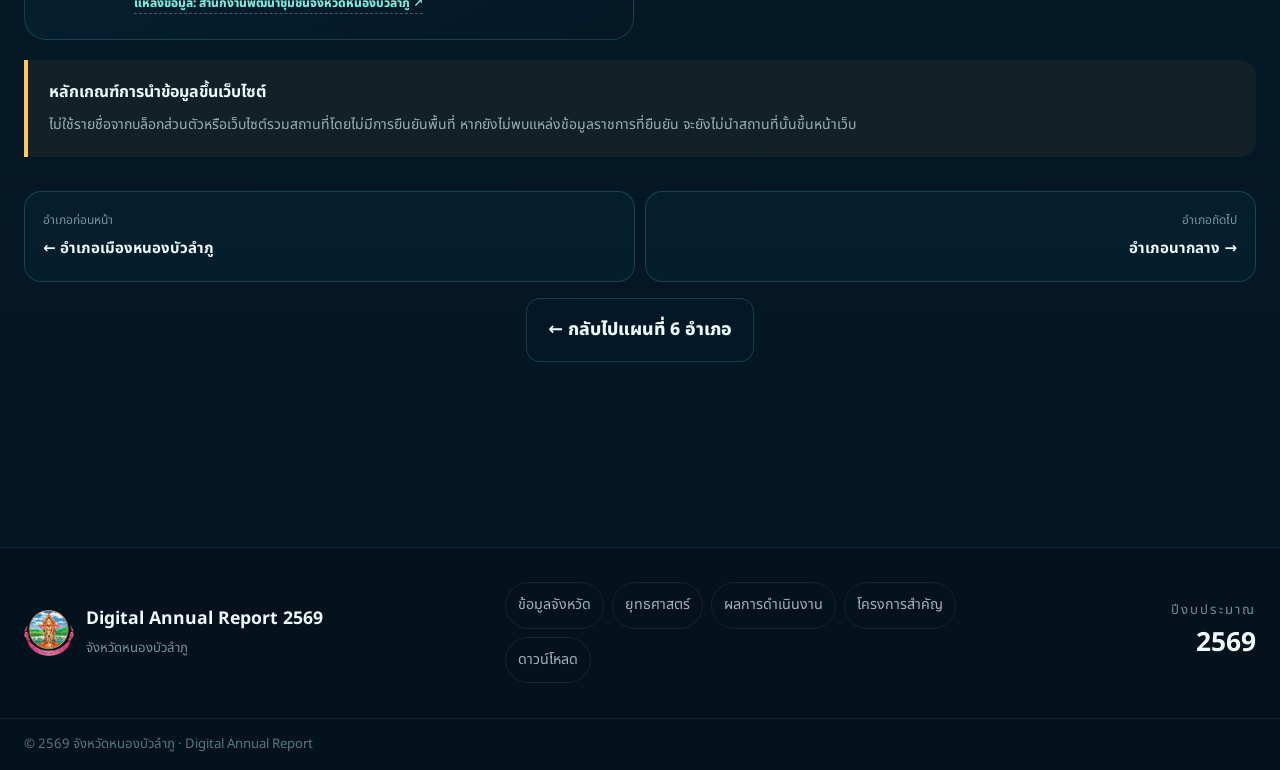
<file: district-nawang.html>
<!doctype html>
<html lang="th">
<head>
<meta charset="utf-8"><meta name="viewport" content="width=device-width,initial-scale=1,viewport-fit=cover">
<meta name="theme-color" content="#041522">
<meta name="description" content="สถานที่ท่องเที่ยวจริงใน อำเภอนาวัง จังหวัดหนองบัวลำภู จากแหล่งข้อมูลหน่วยงานทางการ">
<link rel="icon" href="/favicon.ico" sizes="any">
<link rel="icon" type="image/png" sizes="32x32" href="assets/images/logo/favicon-32x32.png">
<link rel="apple-touch-icon" sizes="180x180" href="assets/images/logo/apple-touch-icon.png">
<script>
(function(){try{var saved=localStorage.getItem('nblThemeChoice');var h=new Date().getHours();var theme=(saved==='day'||saved==='night')?saved:((h>=6&&h<18)?'day':'night');document.documentElement.dataset.theme=theme;document.documentElement.style.colorScheme=theme==='day'?'light':'dark';}catch(e){document.documentElement.dataset.theme='night';}})();
</script>
<link rel="stylesheet" href="assets/css/styles.css">
<title>สถานที่ท่องเที่ยว อำเภอนาวัง | Annual Report 2569</title>
</head>
<body data-page="overview" class="innovation-page accessible-2569 district-tourism-page">
<div class="ambient-grid" aria-hidden="true"></div><div class="cursor-glow" aria-hidden="true"></div><div data-site-header></div>
<main>
<section class="district-tourism-hero">
<div class="district-tourism-bg"></div><div class="district-tourism-shade"></div>
<div class="container">
<nav class="detail-breadcrumb district-breadcrumb"><a href="index.html">หน้าหลัก</a><span>›</span><a href="overview.html#interactive-map">แผนที่จังหวัด</a><span>›</span><b>อำเภอนาวัง</b></nav>
<div class="district-tourism-hero-grid">
<div class="district-tourism-copy reveal">
<div class="eyebrow"><span></span> VERIFIED DISTRICT TOURISM · จังหวัดหนองบัวลำภู</div>
<h1>อำเภอนาวัง</h1><p>เมืองแห่งถ้ำ ภูเขา และเส้นทางธรรมะ-ธรรมชาติ</p>
<div class="verified-badge">ตรวจสอบจากแหล่งข้อมูลหน่วยงานทางการ</div>
<a class="btn glow" href="#tourism-places">ดูสถานที่ท่องเที่ยว ↓</a>
</div>
<div class="district-tourism-stats glass-panel reveal">
<div><small>ประชากร</small><b>36,604</b><span>คน</span></div>
<div><small>พื้นที่</small><b>326.37</b><span>ตร.กม.</span></div>
<div><small>ตำบล</small><b>5</b><span>ตำบล</span></div>
<div><small>หมู่บ้าน</small><b>51</b><span>หมู่บ้าน</span></div>
<div><small>จำนวนบ้าน</small><b>11,706</b><span>หลัง</span></div>
<div><small>สถานที่ที่ยืนยันแล้ว</small><b>5</b><span>แห่ง</span></div>
</div></div></div></section>

<section class="section district-tourism-section" id="tourism-places"><div class="container">
<div class="section-heading reveal">
<div><span class="section-no">01</span><small>สถานที่ท่องเที่ยวที่ตรวจสอบแล้ว</small><h2>เที่ยว นาวัง<br><em>เฉพาะสถานที่ในจังหวัดหนองบัวลำภู</em></h2></div>
<p>รายการด้านล่างใส่เฉพาะสถานที่ที่มีแหล่งข้อมูลทางการระบุพื้นที่อำเภอหรือจังหวัดหนองบัวลำภูชัดเจน และมีลิงก์ย้อนกลับไปยังแหล่งข้อมูลให้ตรวจสอบได้</p>
</div>
<div class="tourism-place-grid">
        <article class="tourism-place-card reveal">
          <div class="tourism-place-no">01</div>
          <div class="tourism-place-copy">
            <span>ธรรมชาติและศาสนา</span>
            <h3>ถ้ำเอราวัณ</h3>
            <p>ถ้ำหินปูนขนาดใหญ่ที่บ้านผาอินทร์แปลง ตำบลวังทอง อำเภอนาวัง มีบันไดขึ้นถ้ำและหินงอกหินย้อยภายใน</p>
            <a class="tourism-source-link" href="https://nppao.go.th/public/list/data/detail/id/12769/menu/1799/page/1" target="_blank" rel="noopener">แหล่งข้อมูล: องค์การบริหารส่วนจังหวัดหนองบัวลำภู ↗</a>
          </div>
        </article>
        <article class="tourism-place-card reveal">
          <div class="tourism-place-no">02</div>
          <div class="tourism-place-copy">
            <span>ธรรมชาติและจุดชมวิว</span>
            <h3>ถ้ำผาเจาะ</h3>
            <p>ตั้งอยู่บ้านผาเจาะ ตำบลเทพคีรี อำเภอนาวัง สามารถมองเห็นวิวบริเวณบ้านผาเจาะและพื้นที่อำเภอนาวังจากด้านบน</p>
            <a class="tourism-source-link" href="https://www.nppao.go.th/public/list/data/showdetail/id/12768/menu/1799" target="_blank" rel="noopener">แหล่งข้อมูล: องค์การบริหารส่วนจังหวัดหนองบัวลำภู ↗</a>
          </div>
        </article>
        <article class="tourism-place-card reveal">
          <div class="tourism-place-no">03</div>
          <div class="tourism-place-copy">
            <span>ธรรมชาติ</span>
            <h3>ถ้ำผาเวียง</h3>
            <p>อยู่บ้านผาเวียง ตำบลนาแก อำเภอนาวัง ภายในมีถ้ำผาเวียง ถ้ำผากลาง และกลุ่มถ้ำธรรมชาติหลายแห่ง</p>
            <a class="tourism-source-link" href="https://thailandtourismdirectory.go.th/en/attraction/3002" target="_blank" rel="noopener">แหล่งข้อมูล: Thailand Tourism Directory ↗</a>
          </div>
        </article>
        <article class="tourism-place-card reveal">
          <div class="tourism-place-no">04</div>
          <div class="tourism-place-copy">
            <span>แหล่งน้ำและพักผ่อน</span>
            <h3>อ่างเก็บน้ำห้วยผาวัง</h3>
            <p>อ่างเก็บน้ำในตำบลนาเหล่า อำเภอนาวัง ซึ่งหน่วยงานท้องถิ่นระบุไว้ในหมวดแหล่งท่องเที่ยวของพื้นที่</p>
            <a class="tourism-source-link" href="https://nalao.go.th/public/" target="_blank" rel="noopener">แหล่งข้อมูล: องค์การบริหารส่วนตำบลนาเหล่า ↗</a>
          </div>
        </article>
        <article class="tourism-place-card reveal">
          <div class="tourism-place-no">05</div>
          <div class="tourism-place-copy">
            <span>ธรรมะ</span>
            <h3>วัดภูผายาว</h3>
            <p>หนึ่งในจุดท่องเที่ยวสายธรรมะ-ธรรมชาติของพื้นที่อำเภอนาวังที่จังหวัดนำมาเชื่อมในเส้นทางท่องเที่ยว 6 อำเภอ</p>
            <a class="tourism-source-link" href="https://nongbua.cdd.go.th/th/content/category/detail/id/12/iid/273755" target="_blank" rel="noopener">แหล่งข้อมูล: สำนักงานพัฒนาชุมชนจังหวัดหนองบัวลำภู ↗</a>
          </div>
        </article></div>

<div class="tourism-source-note reveal">
<b>หลักเกณฑ์การนำข้อมูลขึ้นเว็บไซต์</b>
<span>ไม่ใช้รายชื่อจากบล็อกส่วนตัวหรือเว็บไซต์รวมสถานที่โดยไม่มีการยืนยันพื้นที่ หากยังไม่พบแหล่งข้อมูลราชการที่ยืนยัน จะยังไม่นำสถานที่นั้นขึ้นหน้าเว็บ</span>
</div>

<nav class="district-page-nav"><a href="district-mueang.html"><small>อำเภอก่อนหน้า</small><b>← อำเภอเมืองหนองบัวลำภู</b></a><a class="next" href="district-naklang.html"><small>อำเภอถัดไป</small><b>อำเภอนากลาง →</b></a></nav>
<div class="district-back-map"><a class="btn glass" href="overview.html#interactive-map">← กลับไปแผนที่ 6 อำเภอ</a></div>
</div></section>
</main>
<div data-site-footer></div><div data-mobile-dock></div>
<script src="assets/js/data.js"></script>
<script src="assets/js/district-tourism.js"></script>
<script src="assets/js/app.js"></script>
</body></html>
</file>
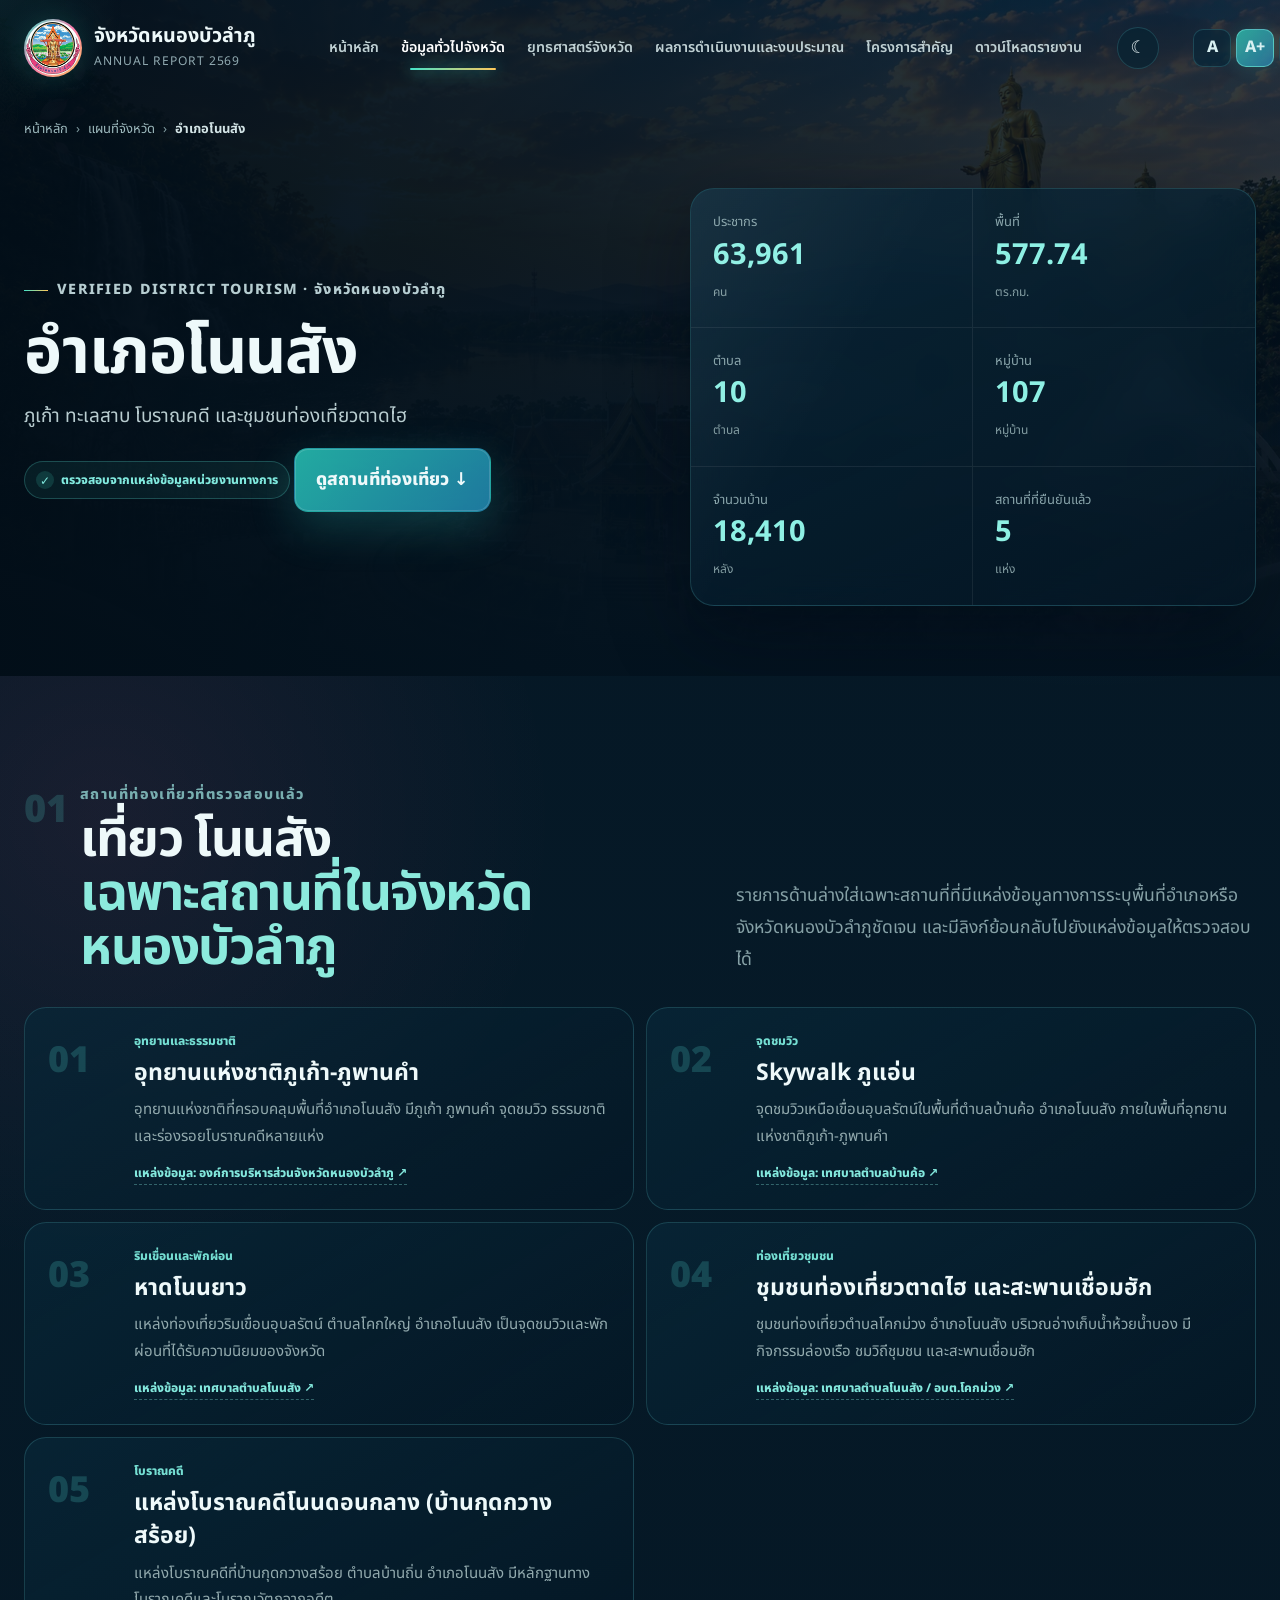
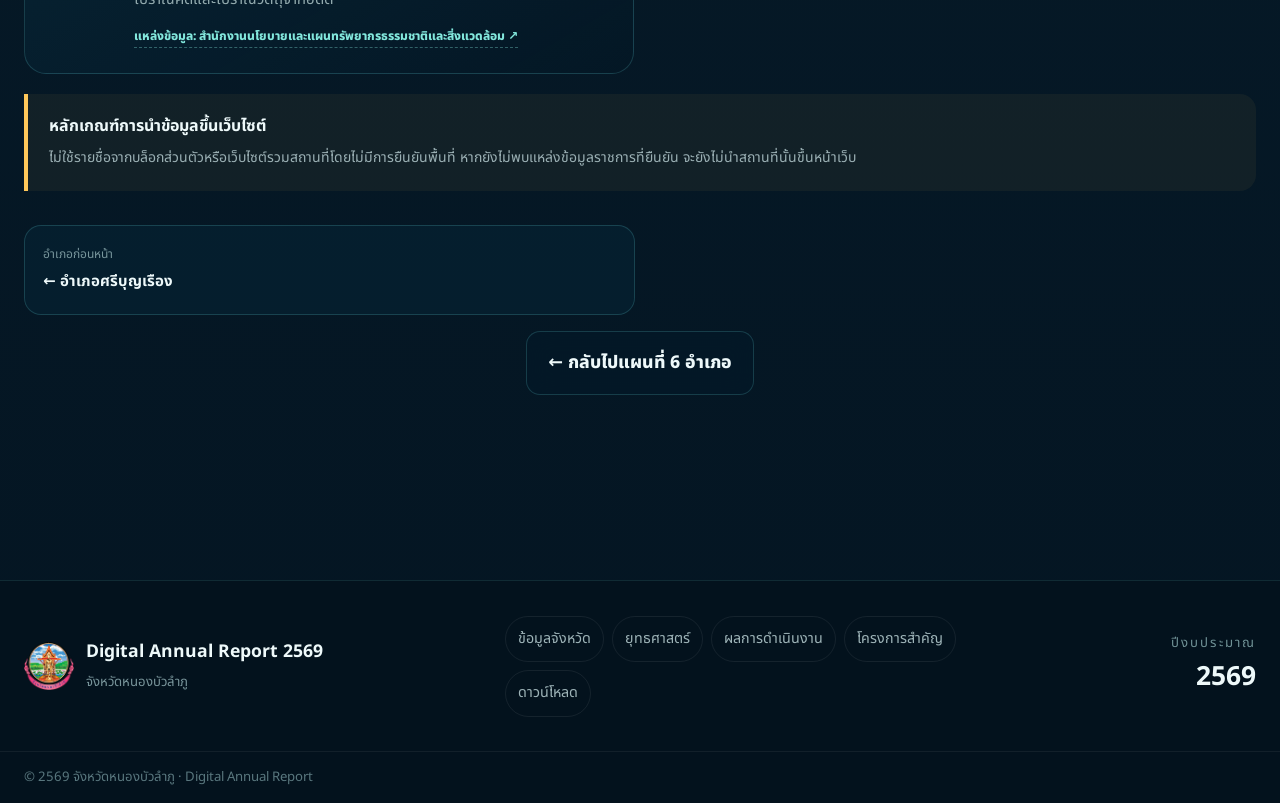
<file: district-nonsang.html>
<!doctype html>
<html lang="th">
<head>
<meta charset="utf-8"><meta name="viewport" content="width=device-width,initial-scale=1,viewport-fit=cover">
<meta name="theme-color" content="#041522">
<meta name="description" content="สถานที่ท่องเที่ยวจริงใน อำเภอโนนสัง จังหวัดหนองบัวลำภู จากแหล่งข้อมูลหน่วยงานทางการ">
<link rel="icon" href="/favicon.ico" sizes="any">
<link rel="icon" type="image/png" sizes="32x32" href="assets/images/logo/favicon-32x32.png">
<link rel="apple-touch-icon" sizes="180x180" href="assets/images/logo/apple-touch-icon.png">
<script>
(function(){try{var saved=localStorage.getItem('nblThemeChoice');var h=new Date().getHours();var theme=(saved==='day'||saved==='night')?saved:((h>=6&&h<18)?'day':'night');document.documentElement.dataset.theme=theme;document.documentElement.style.colorScheme=theme==='day'?'light':'dark';}catch(e){document.documentElement.dataset.theme='night';}})();
</script>
<link rel="stylesheet" href="assets/css/styles.css">
<title>สถานที่ท่องเที่ยว อำเภอโนนสัง | Annual Report 2569</title>
</head>
<body data-page="overview" class="innovation-page accessible-2569 district-tourism-page">
<div class="ambient-grid" aria-hidden="true"></div><div class="cursor-glow" aria-hidden="true"></div><div data-site-header></div>
<main>
<section class="district-tourism-hero">
<div class="district-tourism-bg"></div><div class="district-tourism-shade"></div>
<div class="container">
<nav class="detail-breadcrumb district-breadcrumb"><a href="index.html">หน้าหลัก</a><span>›</span><a href="overview.html#interactive-map">แผนที่จังหวัด</a><span>›</span><b>อำเภอโนนสัง</b></nav>
<div class="district-tourism-hero-grid">
<div class="district-tourism-copy reveal">
<div class="eyebrow"><span></span> VERIFIED DISTRICT TOURISM · จังหวัดหนองบัวลำภู</div>
<h1>อำเภอโนนสัง</h1><p>ภูเก้า ทะเลสาบ โบราณคดี และชุมชนท่องเที่ยวตาดไฮ</p>
<div class="verified-badge">ตรวจสอบจากแหล่งข้อมูลหน่วยงานทางการ</div>
<a class="btn glow" href="#tourism-places">ดูสถานที่ท่องเที่ยว ↓</a>
</div>
<div class="district-tourism-stats glass-panel reveal">
<div><small>ประชากร</small><b>63,961</b><span>คน</span></div>
<div><small>พื้นที่</small><b>577.74</b><span>ตร.กม.</span></div>
<div><small>ตำบล</small><b>10</b><span>ตำบล</span></div>
<div><small>หมู่บ้าน</small><b>107</b><span>หมู่บ้าน</span></div>
<div><small>จำนวนบ้าน</small><b>18,410</b><span>หลัง</span></div>
<div><small>สถานที่ที่ยืนยันแล้ว</small><b>5</b><span>แห่ง</span></div>
</div></div></div></section>

<section class="section district-tourism-section" id="tourism-places"><div class="container">
<div class="section-heading reveal">
<div><span class="section-no">01</span><small>สถานที่ท่องเที่ยวที่ตรวจสอบแล้ว</small><h2>เที่ยว โนนสัง<br><em>เฉพาะสถานที่ในจังหวัดหนองบัวลำภู</em></h2></div>
<p>รายการด้านล่างใส่เฉพาะสถานที่ที่มีแหล่งข้อมูลทางการระบุพื้นที่อำเภอหรือจังหวัดหนองบัวลำภูชัดเจน และมีลิงก์ย้อนกลับไปยังแหล่งข้อมูลให้ตรวจสอบได้</p>
</div>
<div class="tourism-place-grid">
        <article class="tourism-place-card reveal">
          <div class="tourism-place-no">01</div>
          <div class="tourism-place-copy">
            <span>อุทยานและธรรมชาติ</span>
            <h3>อุทยานแห่งชาติภูเก้า-ภูพานคำ</h3>
            <p>อุทยานแห่งชาติที่ครอบคลุมพื้นที่อำเภอโนนสัง มีภูเก้า ภูพานคำ จุดชมวิว ธรรมชาติ และร่องรอยโบราณคดีหลายแห่ง</p>
            <a class="tourism-source-link" href="https://nppao.go.th/public/list/data/detail/id/12783/menu/1799" target="_blank" rel="noopener">แหล่งข้อมูล: องค์การบริหารส่วนจังหวัดหนองบัวลำภู ↗</a>
          </div>
        </article>
        <article class="tourism-place-card reveal">
          <div class="tourism-place-no">02</div>
          <div class="tourism-place-copy">
            <span>จุดชมวิว</span>
            <h3>Skywalk ภูแอ่น</h3>
            <p>จุดชมวิวเหนือเขื่อนอุบลรัตน์ในพื้นที่ตำบลบ้านค้อ อำเภอโนนสัง ภายในพื้นที่อุทยานแห่งชาติภูเก้า-ภูพานคำ</p>
            <a class="tourism-source-link" href="https://www.ban-khor.go.th/Pages/travel_detail/2" target="_blank" rel="noopener">แหล่งข้อมูล: เทศบาลตำบลบ้านค้อ ↗</a>
          </div>
        </article>
        <article class="tourism-place-card reveal">
          <div class="tourism-place-no">03</div>
          <div class="tourism-place-copy">
            <span>ริมเขื่อนและพักผ่อน</span>
            <h3>หาดโนนยาว</h3>
            <p>แหล่งท่องเที่ยวริมเขื่อนอุบลรัตน์ ตำบลโคกใหญ่ อำเภอโนนสัง เป็นจุดชมวิวและพักผ่อนที่ได้รับความนิยมของจังหวัด</p>
            <a class="tourism-source-link" href="https://www.nonsunglocal.go.th/Pages/travel_detail/4" target="_blank" rel="noopener">แหล่งข้อมูล: เทศบาลตำบลโนนสัง ↗</a>
          </div>
        </article>
        <article class="tourism-place-card reveal">
          <div class="tourism-place-no">04</div>
          <div class="tourism-place-copy">
            <span>ท่องเที่ยวชุมชน</span>
            <h3>ชุมชนท่องเที่ยวตาดไฮ และสะพานเชื่อมฮัก</h3>
            <p>ชุมชนท่องเที่ยวตำบลโคกม่วง อำเภอโนนสัง บริเวณอ่างเก็บน้ำห้วยน้ำบอง มีกิจกรรมล่องเรือ ชมวิถีชุมชน และสะพานเชื่อมฮัก</p>
            <a class="tourism-source-link" href="https://www.nonsunglocal.go.th/Pages/travel" target="_blank" rel="noopener">แหล่งข้อมูล: เทศบาลตำบลโนนสัง / อบต.โคกม่วง ↗</a>
          </div>
        </article>
        <article class="tourism-place-card reveal">
          <div class="tourism-place-no">05</div>
          <div class="tourism-place-copy">
            <span>โบราณคดี</span>
            <h3>แหล่งโบราณคดีโนนดอนกลาง (บ้านกุดกวางสร้อย)</h3>
            <p>แหล่งโบราณคดีที่บ้านกุดกวางสร้อย ตำบลบ้านถิ่น อำเภอโนนสัง มีหลักฐานทางโบราณคดีและโบราณวัตถุจากอดีต</p>
            <a class="tourism-source-link" href="https://culturalenvi.onep.go.th/site/detail/5133" target="_blank" rel="noopener">แหล่งข้อมูล: สำนักงานนโยบายและแผนทรัพยากรธรรมชาติและสิ่งแวดล้อม ↗</a>
          </div>
        </article></div>

<div class="tourism-source-note reveal">
<b>หลักเกณฑ์การนำข้อมูลขึ้นเว็บไซต์</b>
<span>ไม่ใช้รายชื่อจากบล็อกส่วนตัวหรือเว็บไซต์รวมสถานที่โดยไม่มีการยืนยันพื้นที่ หากยังไม่พบแหล่งข้อมูลราชการที่ยืนยัน จะยังไม่นำสถานที่นั้นขึ้นหน้าเว็บ</span>
</div>

<nav class="district-page-nav"><a href="district-sibunrueang.html"><small>อำเภอก่อนหน้า</small><b>← อำเภอศรีบุญเรือง</b></a><span></span></nav>
<div class="district-back-map"><a class="btn glass" href="overview.html#interactive-map">← กลับไปแผนที่ 6 อำเภอ</a></div>
</div></section>
</main>
<div data-site-footer></div><div data-mobile-dock></div>
<script src="assets/js/data.js"></script>
<script src="assets/js/district-tourism.js"></script>
<script src="assets/js/app.js"></script>
</body></html>
</file>
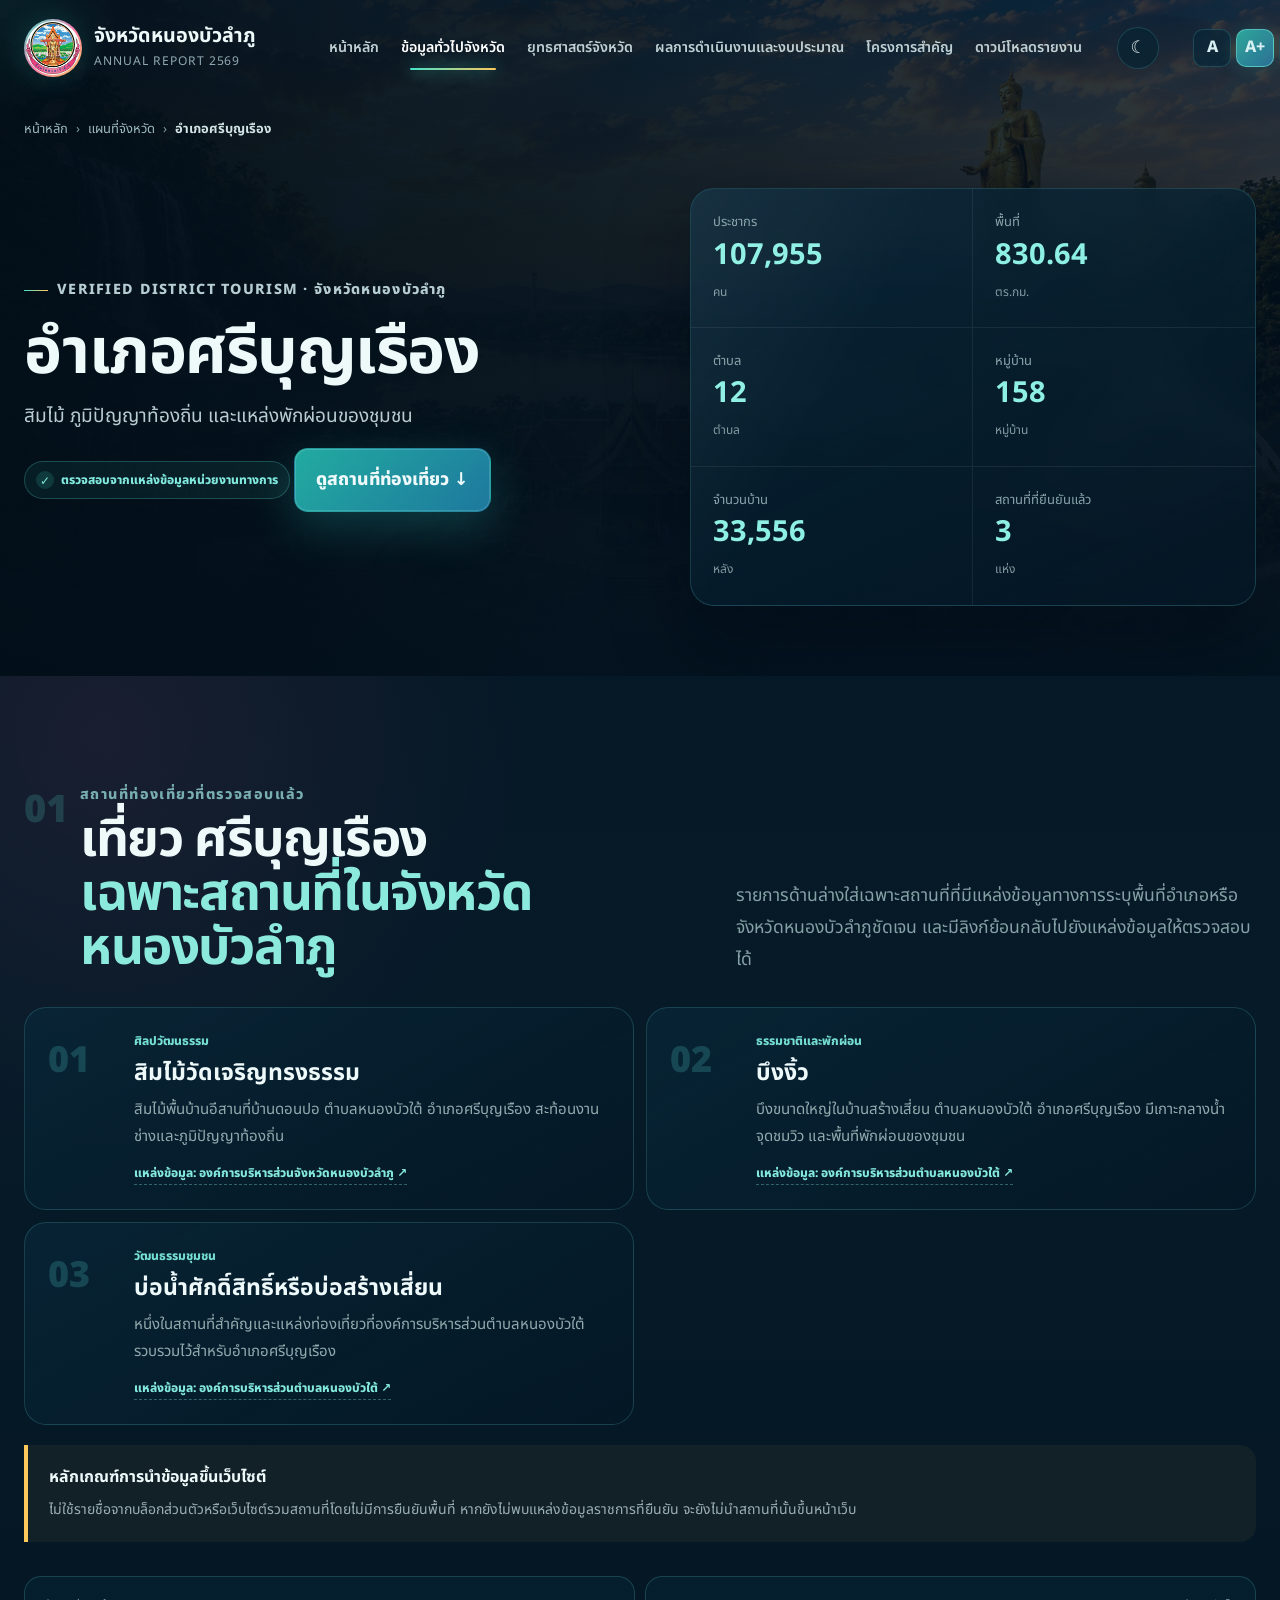
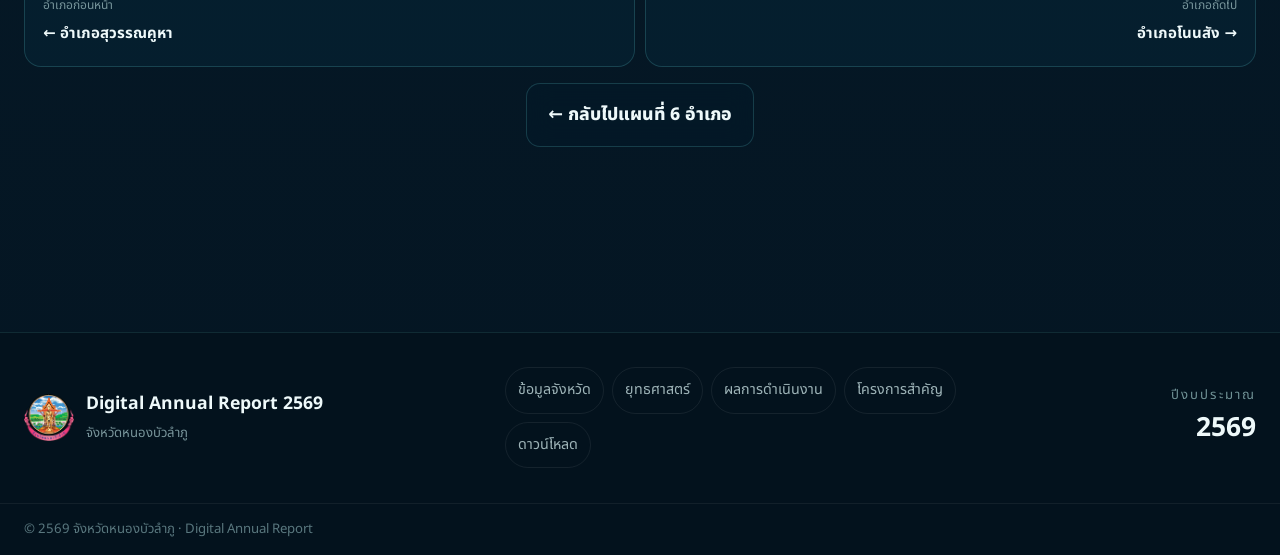
<file: district-sibunrueang.html>
<!doctype html>
<html lang="th">
<head>
<meta charset="utf-8"><meta name="viewport" content="width=device-width,initial-scale=1,viewport-fit=cover">
<meta name="theme-color" content="#041522">
<meta name="description" content="สถานที่ท่องเที่ยวจริงใน อำเภอศรีบุญเรือง จังหวัดหนองบัวลำภู จากแหล่งข้อมูลหน่วยงานทางการ">
<link rel="icon" href="/favicon.ico" sizes="any">
<link rel="icon" type="image/png" sizes="32x32" href="assets/images/logo/favicon-32x32.png">
<link rel="apple-touch-icon" sizes="180x180" href="assets/images/logo/apple-touch-icon.png">
<script>
(function(){try{var saved=localStorage.getItem('nblThemeChoice');var h=new Date().getHours();var theme=(saved==='day'||saved==='night')?saved:((h>=6&&h<18)?'day':'night');document.documentElement.dataset.theme=theme;document.documentElement.style.colorScheme=theme==='day'?'light':'dark';}catch(e){document.documentElement.dataset.theme='night';}})();
</script>
<link rel="stylesheet" href="assets/css/styles.css">
<title>สถานที่ท่องเที่ยว อำเภอศรีบุญเรือง | Annual Report 2569</title>
</head>
<body data-page="overview" class="innovation-page accessible-2569 district-tourism-page">
<div class="ambient-grid" aria-hidden="true"></div><div class="cursor-glow" aria-hidden="true"></div><div data-site-header></div>
<main>
<section class="district-tourism-hero">
<div class="district-tourism-bg"></div><div class="district-tourism-shade"></div>
<div class="container">
<nav class="detail-breadcrumb district-breadcrumb"><a href="index.html">หน้าหลัก</a><span>›</span><a href="overview.html#interactive-map">แผนที่จังหวัด</a><span>›</span><b>อำเภอศรีบุญเรือง</b></nav>
<div class="district-tourism-hero-grid">
<div class="district-tourism-copy reveal">
<div class="eyebrow"><span></span> VERIFIED DISTRICT TOURISM · จังหวัดหนองบัวลำภู</div>
<h1>อำเภอศรีบุญเรือง</h1><p>สิมไม้ ภูมิปัญญาท้องถิ่น และแหล่งพักผ่อนของชุมชน</p>
<div class="verified-badge">ตรวจสอบจากแหล่งข้อมูลหน่วยงานทางการ</div>
<a class="btn glow" href="#tourism-places">ดูสถานที่ท่องเที่ยว ↓</a>
</div>
<div class="district-tourism-stats glass-panel reveal">
<div><small>ประชากร</small><b>107,955</b><span>คน</span></div>
<div><small>พื้นที่</small><b>830.64</b><span>ตร.กม.</span></div>
<div><small>ตำบล</small><b>12</b><span>ตำบล</span></div>
<div><small>หมู่บ้าน</small><b>158</b><span>หมู่บ้าน</span></div>
<div><small>จำนวนบ้าน</small><b>33,556</b><span>หลัง</span></div>
<div><small>สถานที่ที่ยืนยันแล้ว</small><b>3</b><span>แห่ง</span></div>
</div></div></div></section>

<section class="section district-tourism-section" id="tourism-places"><div class="container">
<div class="section-heading reveal">
<div><span class="section-no">01</span><small>สถานที่ท่องเที่ยวที่ตรวจสอบแล้ว</small><h2>เที่ยว ศรีบุญเรือง<br><em>เฉพาะสถานที่ในจังหวัดหนองบัวลำภู</em></h2></div>
<p>รายการด้านล่างใส่เฉพาะสถานที่ที่มีแหล่งข้อมูลทางการระบุพื้นที่อำเภอหรือจังหวัดหนองบัวลำภูชัดเจน และมีลิงก์ย้อนกลับไปยังแหล่งข้อมูลให้ตรวจสอบได้</p>
</div>
<div class="tourism-place-grid">
        <article class="tourism-place-card reveal">
          <div class="tourism-place-no">01</div>
          <div class="tourism-place-copy">
            <span>ศิลปวัฒนธรรม</span>
            <h3>สิมไม้วัดเจริญทรงธรรม</h3>
            <p>สิมไม้พื้นบ้านอีสานที่บ้านดอนปอ ตำบลหนองบัวใต้ อำเภอศรีบุญเรือง สะท้อนงานช่างและภูมิปัญญาท้องถิ่น</p>
            <a class="tourism-source-link" href="https://nppao.go.th/public/list/data/detail/id/12779/menu/1799/page/1" target="_blank" rel="noopener">แหล่งข้อมูล: องค์การบริหารส่วนจังหวัดหนองบัวลำภู ↗</a>
          </div>
        </article>
        <article class="tourism-place-card reveal">
          <div class="tourism-place-no">02</div>
          <div class="tourism-place-copy">
            <span>ธรรมชาติและพักผ่อน</span>
            <h3>บึงงิ้ว</h3>
            <p>บึงขนาดใหญ่ในบ้านสร้างเสี่ยน ตำบลหนองบัวใต้ อำเภอศรีบุญเรือง มีเกาะกลางน้ำ จุดชมวิว และพื้นที่พักผ่อนของชุมชน</p>
            <a class="tourism-source-link" href="https://nongboatai.go.th/public/list/data/detail/id/2392/menu/1619" target="_blank" rel="noopener">แหล่งข้อมูล: องค์การบริหารส่วนตำบลหนองบัวใต้ ↗</a>
          </div>
        </article>
        <article class="tourism-place-card reveal">
          <div class="tourism-place-no">03</div>
          <div class="tourism-place-copy">
            <span>วัฒนธรรมชุมชน</span>
            <h3>บ่อน้ำศักดิ์สิทธิ์หรือบ่อสร้างเสี่ยน</h3>
            <p>หนึ่งในสถานที่สำคัญและแหล่งท่องเที่ยวที่องค์การบริหารส่วนตำบลหนองบัวใต้รวบรวมไว้สำหรับอำเภอศรีบุญเรือง</p>
            <a class="tourism-source-link" href="https://nongboatai.go.th/public/list/data/index/menu/1173" target="_blank" rel="noopener">แหล่งข้อมูล: องค์การบริหารส่วนตำบลหนองบัวใต้ ↗</a>
          </div>
        </article></div>

<div class="tourism-source-note reveal">
<b>หลักเกณฑ์การนำข้อมูลขึ้นเว็บไซต์</b>
<span>ไม่ใช้รายชื่อจากบล็อกส่วนตัวหรือเว็บไซต์รวมสถานที่โดยไม่มีการยืนยันพื้นที่ หากยังไม่พบแหล่งข้อมูลราชการที่ยืนยัน จะยังไม่นำสถานที่นั้นขึ้นหน้าเว็บ</span>
</div>

<nav class="district-page-nav"><a href="district-suwannakhuha.html"><small>อำเภอก่อนหน้า</small><b>← อำเภอสุวรรณคูหา</b></a><a class="next" href="district-nonsang.html"><small>อำเภอถัดไป</small><b>อำเภอโนนสัง →</b></a></nav>
<div class="district-back-map"><a class="btn glass" href="overview.html#interactive-map">← กลับไปแผนที่ 6 อำเภอ</a></div>
</div></section>
</main>
<div data-site-footer></div><div data-mobile-dock></div>
<script src="assets/js/data.js"></script>
<script src="assets/js/district-tourism.js"></script>
<script src="assets/js/app.js"></script>
</body></html>
</file>
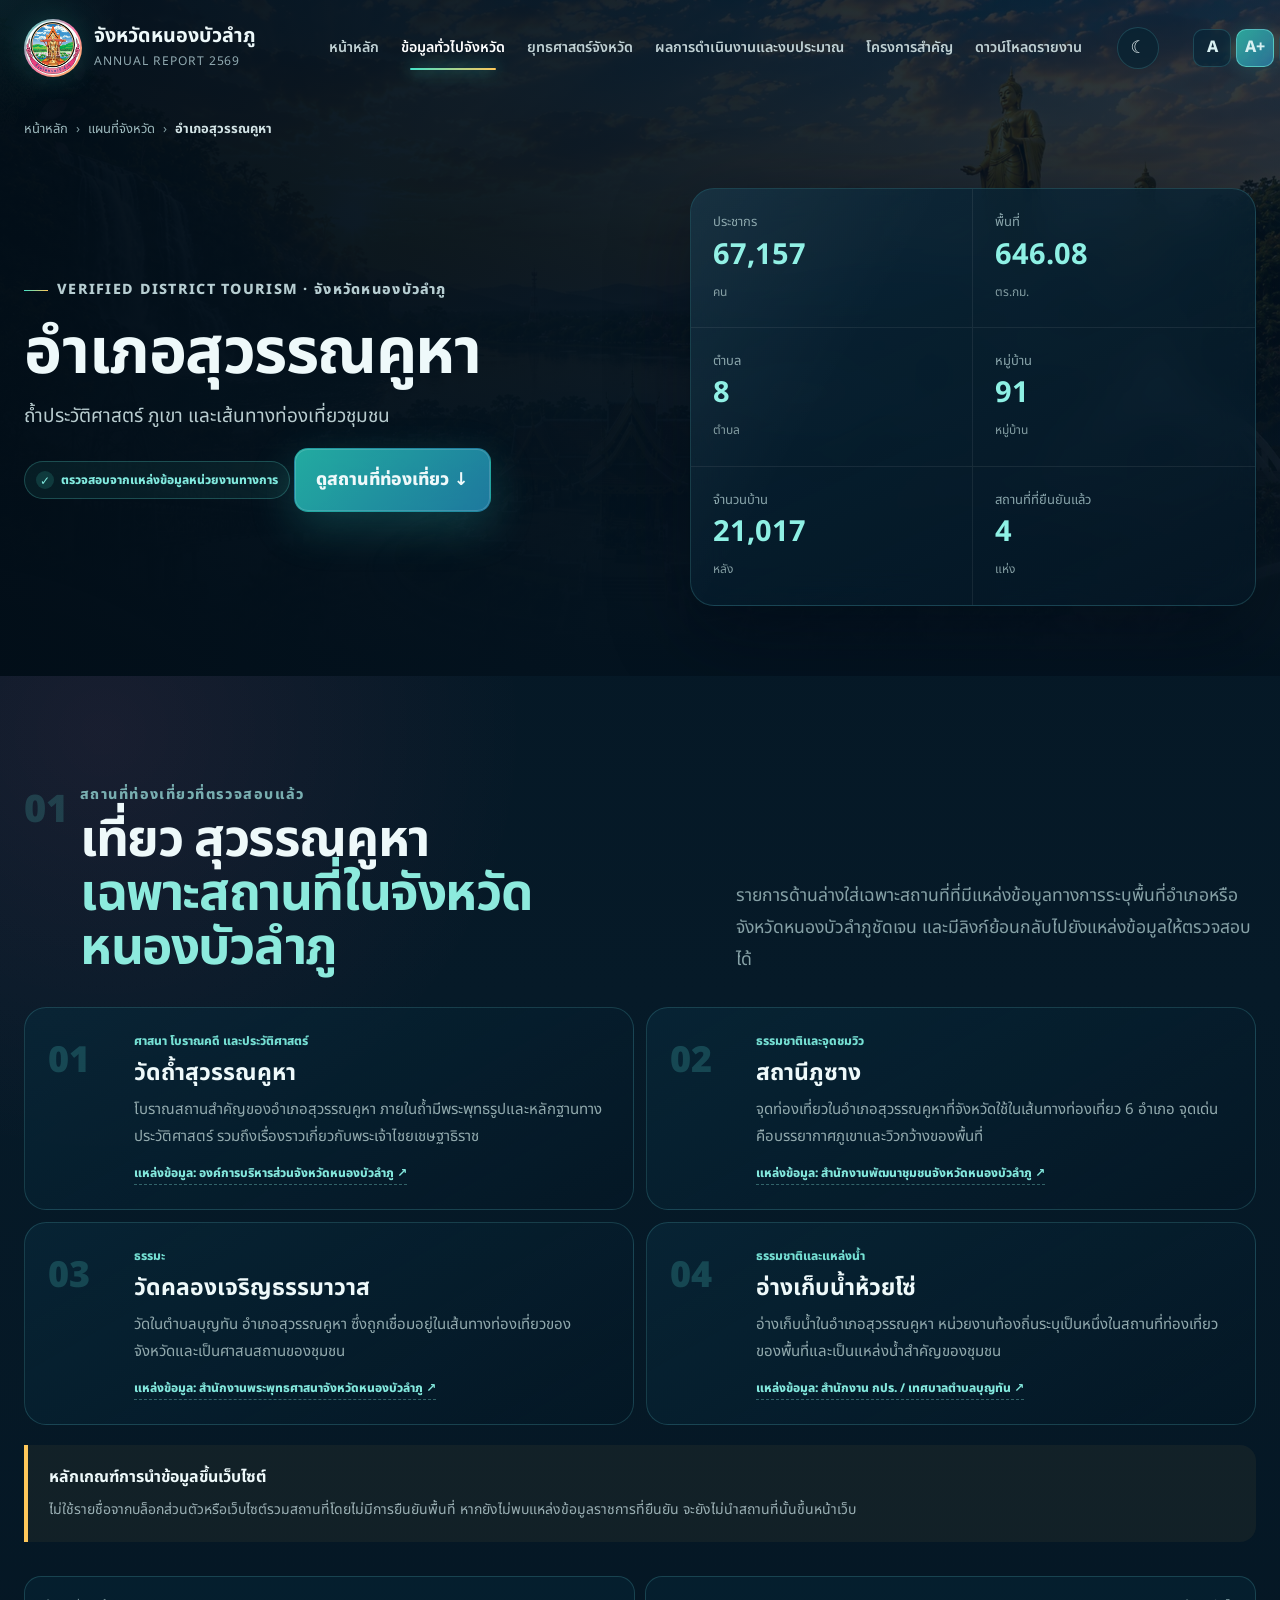
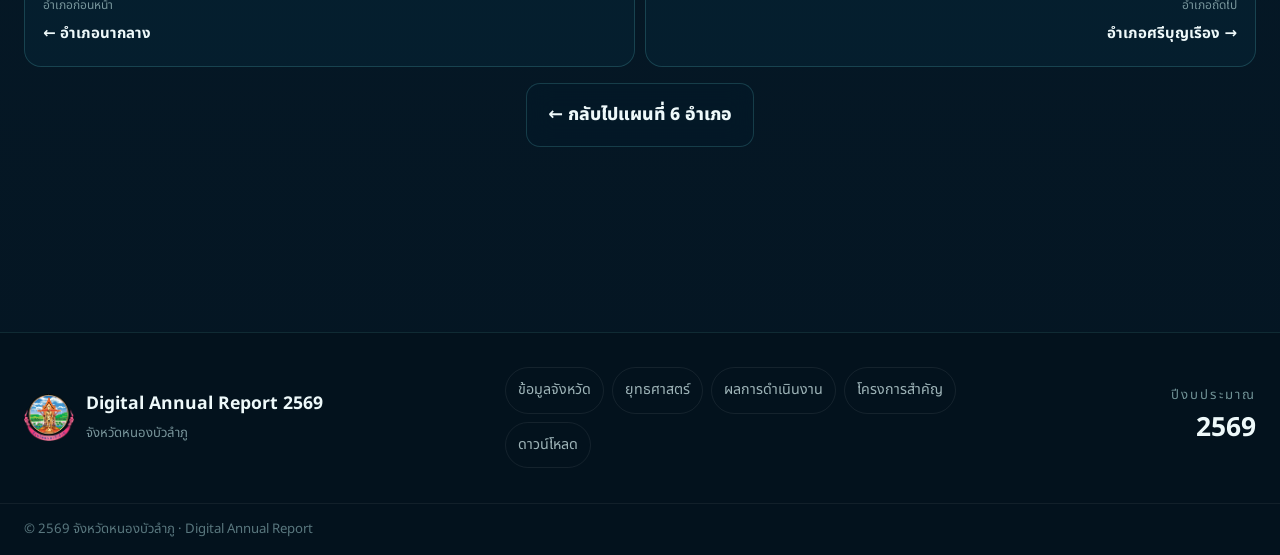
<file: district-suwannakhuha.html>
<!doctype html>
<html lang="th">
<head>
<meta charset="utf-8"><meta name="viewport" content="width=device-width,initial-scale=1,viewport-fit=cover">
<meta name="theme-color" content="#041522">
<meta name="description" content="สถานที่ท่องเที่ยวจริงใน อำเภอสุวรรณคูหา จังหวัดหนองบัวลำภู จากแหล่งข้อมูลหน่วยงานทางการ">
<link rel="icon" href="/favicon.ico" sizes="any">
<link rel="icon" type="image/png" sizes="32x32" href="assets/images/logo/favicon-32x32.png">
<link rel="apple-touch-icon" sizes="180x180" href="assets/images/logo/apple-touch-icon.png">
<script>
(function(){try{var saved=localStorage.getItem('nblThemeChoice');var h=new Date().getHours();var theme=(saved==='day'||saved==='night')?saved:((h>=6&&h<18)?'day':'night');document.documentElement.dataset.theme=theme;document.documentElement.style.colorScheme=theme==='day'?'light':'dark';}catch(e){document.documentElement.dataset.theme='night';}})();
</script>
<link rel="stylesheet" href="assets/css/styles.css">
<title>สถานที่ท่องเที่ยว อำเภอสุวรรณคูหา | Annual Report 2569</title>
</head>
<body data-page="overview" class="innovation-page accessible-2569 district-tourism-page">
<div class="ambient-grid" aria-hidden="true"></div><div class="cursor-glow" aria-hidden="true"></div><div data-site-header></div>
<main>
<section class="district-tourism-hero">
<div class="district-tourism-bg"></div><div class="district-tourism-shade"></div>
<div class="container">
<nav class="detail-breadcrumb district-breadcrumb"><a href="index.html">หน้าหลัก</a><span>›</span><a href="overview.html#interactive-map">แผนที่จังหวัด</a><span>›</span><b>อำเภอสุวรรณคูหา</b></nav>
<div class="district-tourism-hero-grid">
<div class="district-tourism-copy reveal">
<div class="eyebrow"><span></span> VERIFIED DISTRICT TOURISM · จังหวัดหนองบัวลำภู</div>
<h1>อำเภอสุวรรณคูหา</h1><p>ถ้ำประวัติศาสตร์ ภูเขา และเส้นทางท่องเที่ยวชุมชน</p>
<div class="verified-badge">ตรวจสอบจากแหล่งข้อมูลหน่วยงานทางการ</div>
<a class="btn glow" href="#tourism-places">ดูสถานที่ท่องเที่ยว ↓</a>
</div>
<div class="district-tourism-stats glass-panel reveal">
<div><small>ประชากร</small><b>67,157</b><span>คน</span></div>
<div><small>พื้นที่</small><b>646.08</b><span>ตร.กม.</span></div>
<div><small>ตำบล</small><b>8</b><span>ตำบล</span></div>
<div><small>หมู่บ้าน</small><b>91</b><span>หมู่บ้าน</span></div>
<div><small>จำนวนบ้าน</small><b>21,017</b><span>หลัง</span></div>
<div><small>สถานที่ที่ยืนยันแล้ว</small><b>4</b><span>แห่ง</span></div>
</div></div></div></section>

<section class="section district-tourism-section" id="tourism-places"><div class="container">
<div class="section-heading reveal">
<div><span class="section-no">01</span><small>สถานที่ท่องเที่ยวที่ตรวจสอบแล้ว</small><h2>เที่ยว สุวรรณคูหา<br><em>เฉพาะสถานที่ในจังหวัดหนองบัวลำภู</em></h2></div>
<p>รายการด้านล่างใส่เฉพาะสถานที่ที่มีแหล่งข้อมูลทางการระบุพื้นที่อำเภอหรือจังหวัดหนองบัวลำภูชัดเจน และมีลิงก์ย้อนกลับไปยังแหล่งข้อมูลให้ตรวจสอบได้</p>
</div>
<div class="tourism-place-grid">
        <article class="tourism-place-card reveal">
          <div class="tourism-place-no">01</div>
          <div class="tourism-place-copy">
            <span>ศาสนา โบราณคดี และประวัติศาสตร์</span>
            <h3>วัดถ้ำสุวรรณคูหา</h3>
            <p>โบราณสถานสำคัญของอำเภอสุวรรณคูหา ภายในถ้ำมีพระพุทธรูปและหลักฐานทางประวัติศาสตร์ รวมถึงเรื่องราวเกี่ยวกับพระเจ้าไชยเชษฐาธิราช</p>
            <a class="tourism-source-link" href="https://nppao.go.th/public/list/data/detail/id/12775/menu/1799/page/1" target="_blank" rel="noopener">แหล่งข้อมูล: องค์การบริหารส่วนจังหวัดหนองบัวลำภู ↗</a>
          </div>
        </article>
        <article class="tourism-place-card reveal">
          <div class="tourism-place-no">02</div>
          <div class="tourism-place-copy">
            <span>ธรรมชาติและจุดชมวิว</span>
            <h3>สถานีภูซาง</h3>
            <p>จุดท่องเที่ยวในอำเภอสุวรรณคูหาที่จังหวัดใช้ในเส้นทางท่องเที่ยว 6 อำเภอ จุดเด่นคือบรรยากาศภูเขาและวิวกว้างของพื้นที่</p>
            <a class="tourism-source-link" href="https://nongbua.cdd.go.th/th/content/category/detail/id/12/iid/274536" target="_blank" rel="noopener">แหล่งข้อมูล: สำนักงานพัฒนาชุมชนจังหวัดหนองบัวลำภู ↗</a>
          </div>
        </article>
        <article class="tourism-place-card reveal">
          <div class="tourism-place-no">03</div>
          <div class="tourism-place-copy">
            <span>ธรรมะ</span>
            <h3>วัดคลองเจริญธรรมาวาส</h3>
            <p>วัดในตำบลบุญทัน อำเภอสุวรรณคูหา ซึ่งถูกเชื่อมอยู่ในเส้นทางท่องเที่ยวของจังหวัดและเป็นศาสนสถานของชุมชน</p>
            <a class="tourism-source-link" href="https://nbp.onab.go.th/th/content/category/detail/id/9/iid/21349" target="_blank" rel="noopener">แหล่งข้อมูล: สำนักงานพระพุทธศาสนาจังหวัดหนองบัวลำภู ↗</a>
          </div>
        </article>
        <article class="tourism-place-card reveal">
          <div class="tourism-place-no">04</div>
          <div class="tourism-place-copy">
            <span>ธรรมชาติและแหล่งน้ำ</span>
            <h3>อ่างเก็บน้ำห้วยโซ่</h3>
            <p>อ่างเก็บน้ำในอำเภอสุวรรณคูหา หน่วยงานท้องถิ่นระบุเป็นหนึ่งในสถานที่ท่องเที่ยวของพื้นที่และเป็นแหล่งน้ำสำคัญของชุมชน</p>
            <a class="tourism-source-link" href="https://projects.rdpb.go.th/projects/6290261931982848/" target="_blank" rel="noopener">แหล่งข้อมูล: สำนักงาน กปร. / เทศบาลตำบลบุญทัน ↗</a>
          </div>
        </article></div>

<div class="tourism-source-note reveal">
<b>หลักเกณฑ์การนำข้อมูลขึ้นเว็บไซต์</b>
<span>ไม่ใช้รายชื่อจากบล็อกส่วนตัวหรือเว็บไซต์รวมสถานที่โดยไม่มีการยืนยันพื้นที่ หากยังไม่พบแหล่งข้อมูลราชการที่ยืนยัน จะยังไม่นำสถานที่นั้นขึ้นหน้าเว็บ</span>
</div>

<nav class="district-page-nav"><a href="district-naklang.html"><small>อำเภอก่อนหน้า</small><b>← อำเภอนากลาง</b></a><a class="next" href="district-sibunrueang.html"><small>อำเภอถัดไป</small><b>อำเภอศรีบุญเรือง →</b></a></nav>
<div class="district-back-map"><a class="btn glass" href="overview.html#interactive-map">← กลับไปแผนที่ 6 อำเภอ</a></div>
</div></section>
</main>
<div data-site-footer></div><div data-mobile-dock></div>
<script src="assets/js/data.js"></script>
<script src="assets/js/district-tourism.js"></script>
<script src="assets/js/app.js"></script>
</body></html>
</file>
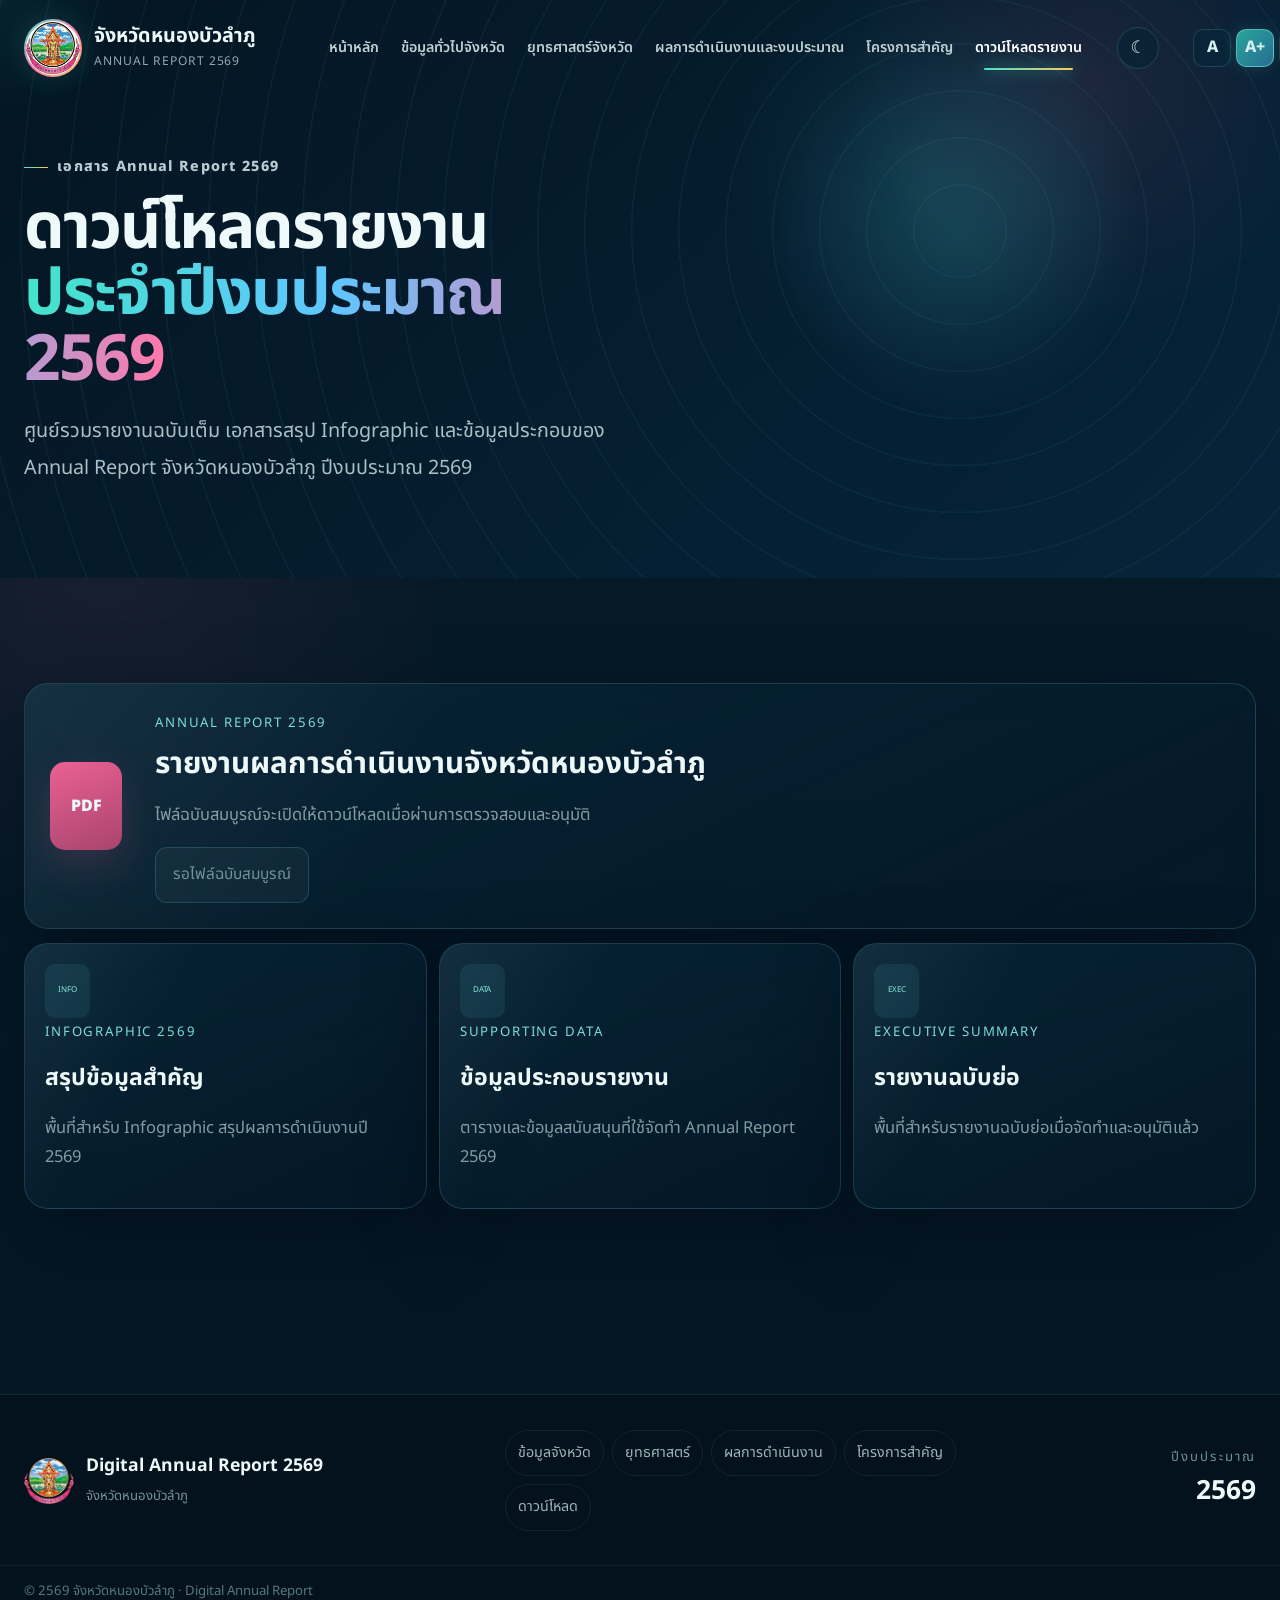
<file: downloads.html>
<!doctype html>
<html lang="th">
<head>
<meta charset="utf-8">
<meta name="viewport" content="width=device-width,initial-scale=1,viewport-fit=cover">
<meta name="theme-color" content="#041522">
<meta name="description" content="ศูนย์ดาวน์โหลดเอกสาร Annual Report จังหวัดหนองบัวลำภู ปีงบประมาณ 2569">
<meta property="og:title" content="ดาวน์โหลด Annual Report จังหวัดหนองบัวลำภู พ.ศ. 2569">
<meta property="og:description" content="ศูนย์ดาวน์โหลดเอกสาร Annual Report จังหวัดหนองบัวลำภู ปีงบประมาณ 2569">
<link rel="icon" href="/favicon.ico" sizes="any">
<link rel="icon" type="image/png" sizes="32x32" href="assets/images/logo/favicon-32x32.png">
<link rel="apple-touch-icon" sizes="180x180" href="assets/images/logo/apple-touch-icon.png">
<script>
(function(){
  try{
    var saved=localStorage.getItem('nblThemeChoice');
    var h=new Date().getHours();
    var theme=(saved==='day'||saved==='night')?saved:((h>=6&&h<18)?'day':'night');
    document.documentElement.dataset.theme=theme;
    document.documentElement.style.colorScheme=theme==='day'?'light':'dark';
  }catch(e){document.documentElement.dataset.theme='night';}
})();
</script>
<link rel="stylesheet" href="assets/css/styles.css">
<title>ดาวน์โหลด Annual Report จังหวัดหนองบัวลำภู พ.ศ. 2569</title>
</head>
<body data-page="downloads" class="innovation-page accessible-2569">
<div class="ambient-grid" aria-hidden="true"></div>
<div class="cursor-glow" aria-hidden="true"></div>
<div data-site-header></div>
<main>
<section class="subhero downloads-subhero">
  <div class="download-waves" aria-hidden="true"></div>
  <div class="container subhero-grid"><div class="reveal"><div class="eyebrow"><span></span> เอกสาร Annual Report 2569</div><h1>ดาวน์โหลดรายงาน<br><em>ประจำปีงบประมาณ 2569</em></h1><p>ศูนย์รวมรายงานฉบับเต็ม เอกสารสรุป Infographic และข้อมูลประกอบของ Annual Report จังหวัดหนองบัวลำภู ปีงบประมาณ 2569</p></div></div>
</section>

<section class="section"><div class="container">
  <div class="download-center">
    <article class="download-feature glass-panel reveal"><div class="file-orb">PDF</div><div><span>ANNUAL REPORT 2569</span><h2>รายงานผลการดำเนินงานจังหวัดหนองบัวลำภู</h2><p>ไฟล์ฉบับสมบูรณ์จะเปิดให้ดาวน์โหลดเมื่อผ่านการตรวจสอบและอนุมัติ</p><button disabled>รอไฟล์ฉบับสมบูรณ์</button></div></article>
    <div class="download-small-grid">
      <article class="download-small glass-panel reveal"><i>INFO</i><span>INFOGRAPHIC 2569</span><h3>สรุปข้อมูลสำคัญ</h3><p>พื้นที่สำหรับ Infographic สรุปผลการดำเนินงานปี 2569</p></article>
      <article class="download-small glass-panel reveal"><i>DATA</i><span>SUPPORTING DATA</span><h3>ข้อมูลประกอบรายงาน</h3><p>ตารางและข้อมูลสนับสนุนที่ใช้จัดทำ Annual Report 2569</p></article>
      <article class="download-small glass-panel reveal"><i>EXEC</i><span>EXECUTIVE SUMMARY</span><h3>รายงานฉบับย่อ</h3><p>พื้นที่สำหรับรายงานฉบับย่อเมื่อจัดทำและอนุมัติแล้ว</p></article>
    </div>
  </div>
</div></section>
</main>
<div data-site-footer></div>
<div data-mobile-dock></div>
<script src="assets/js/data.js"></script>
<script src="assets/js/app.js"></script>
</body>
</html>
</file>
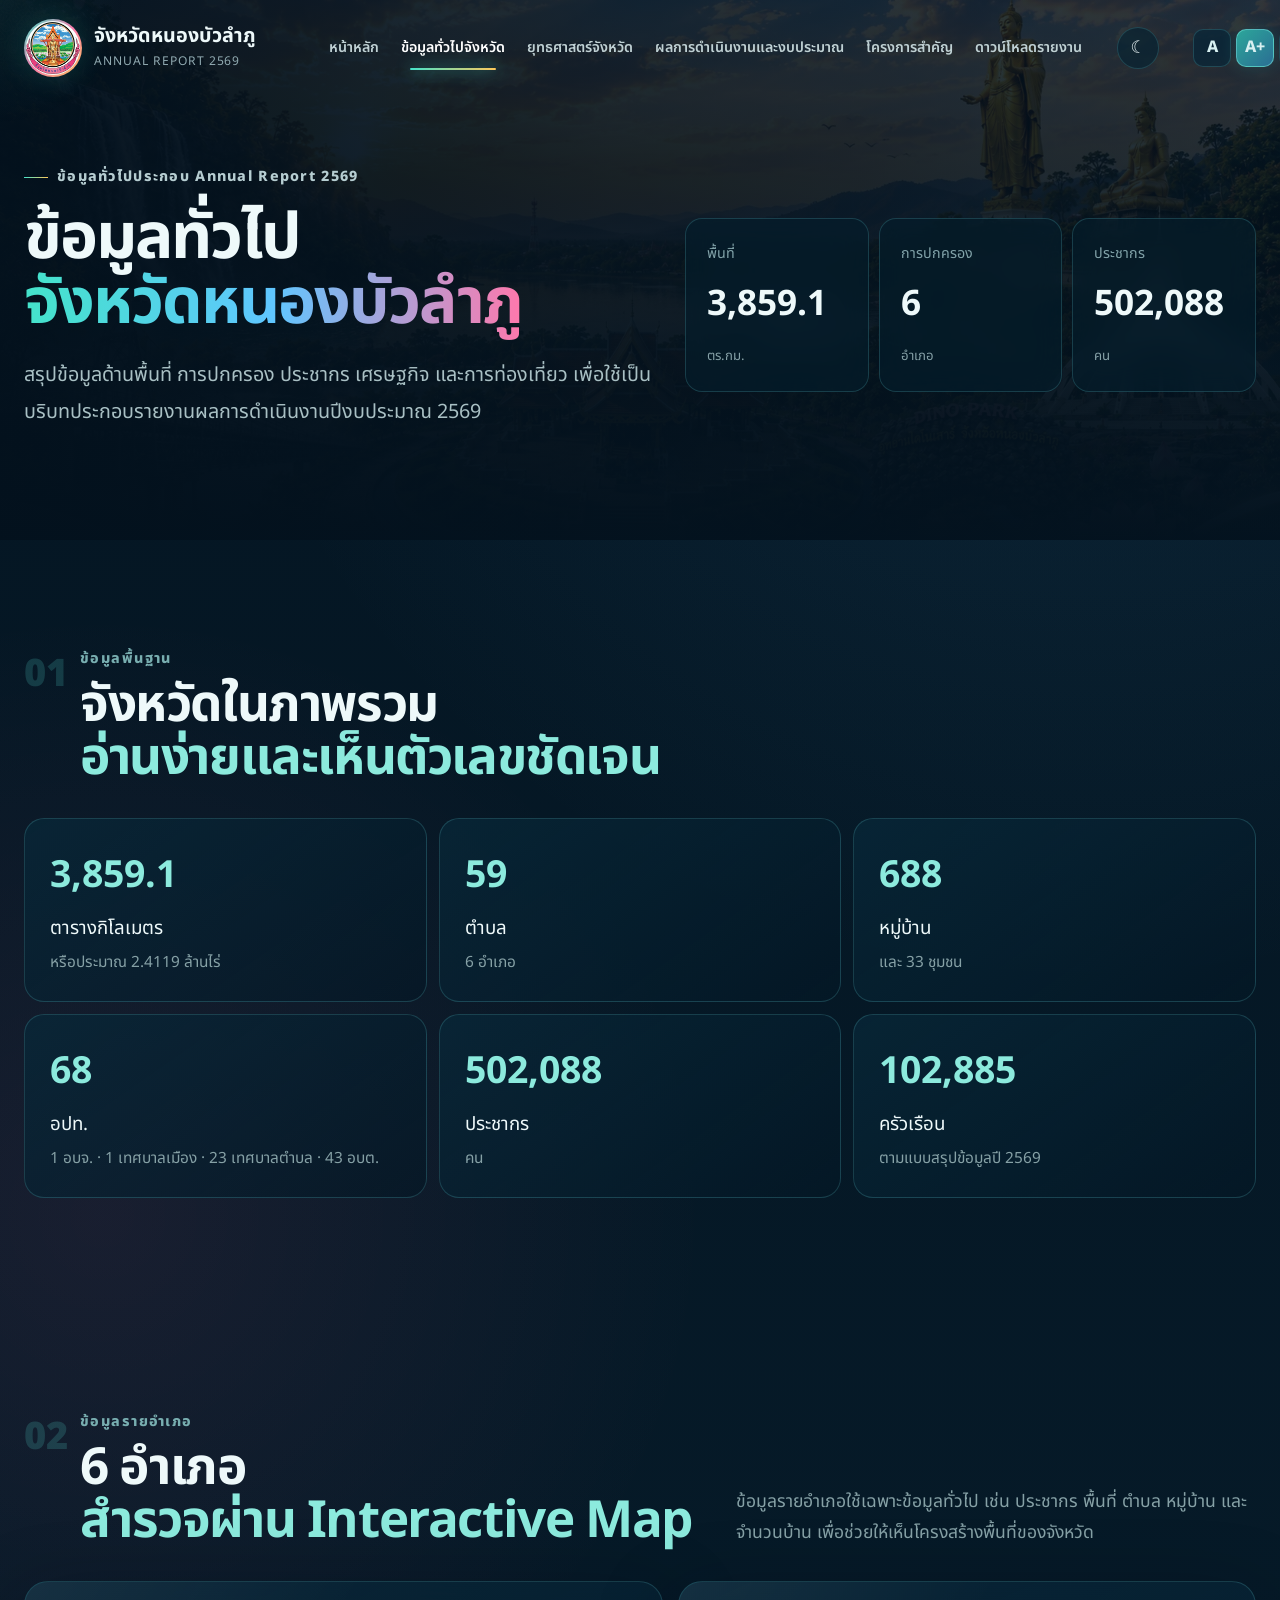
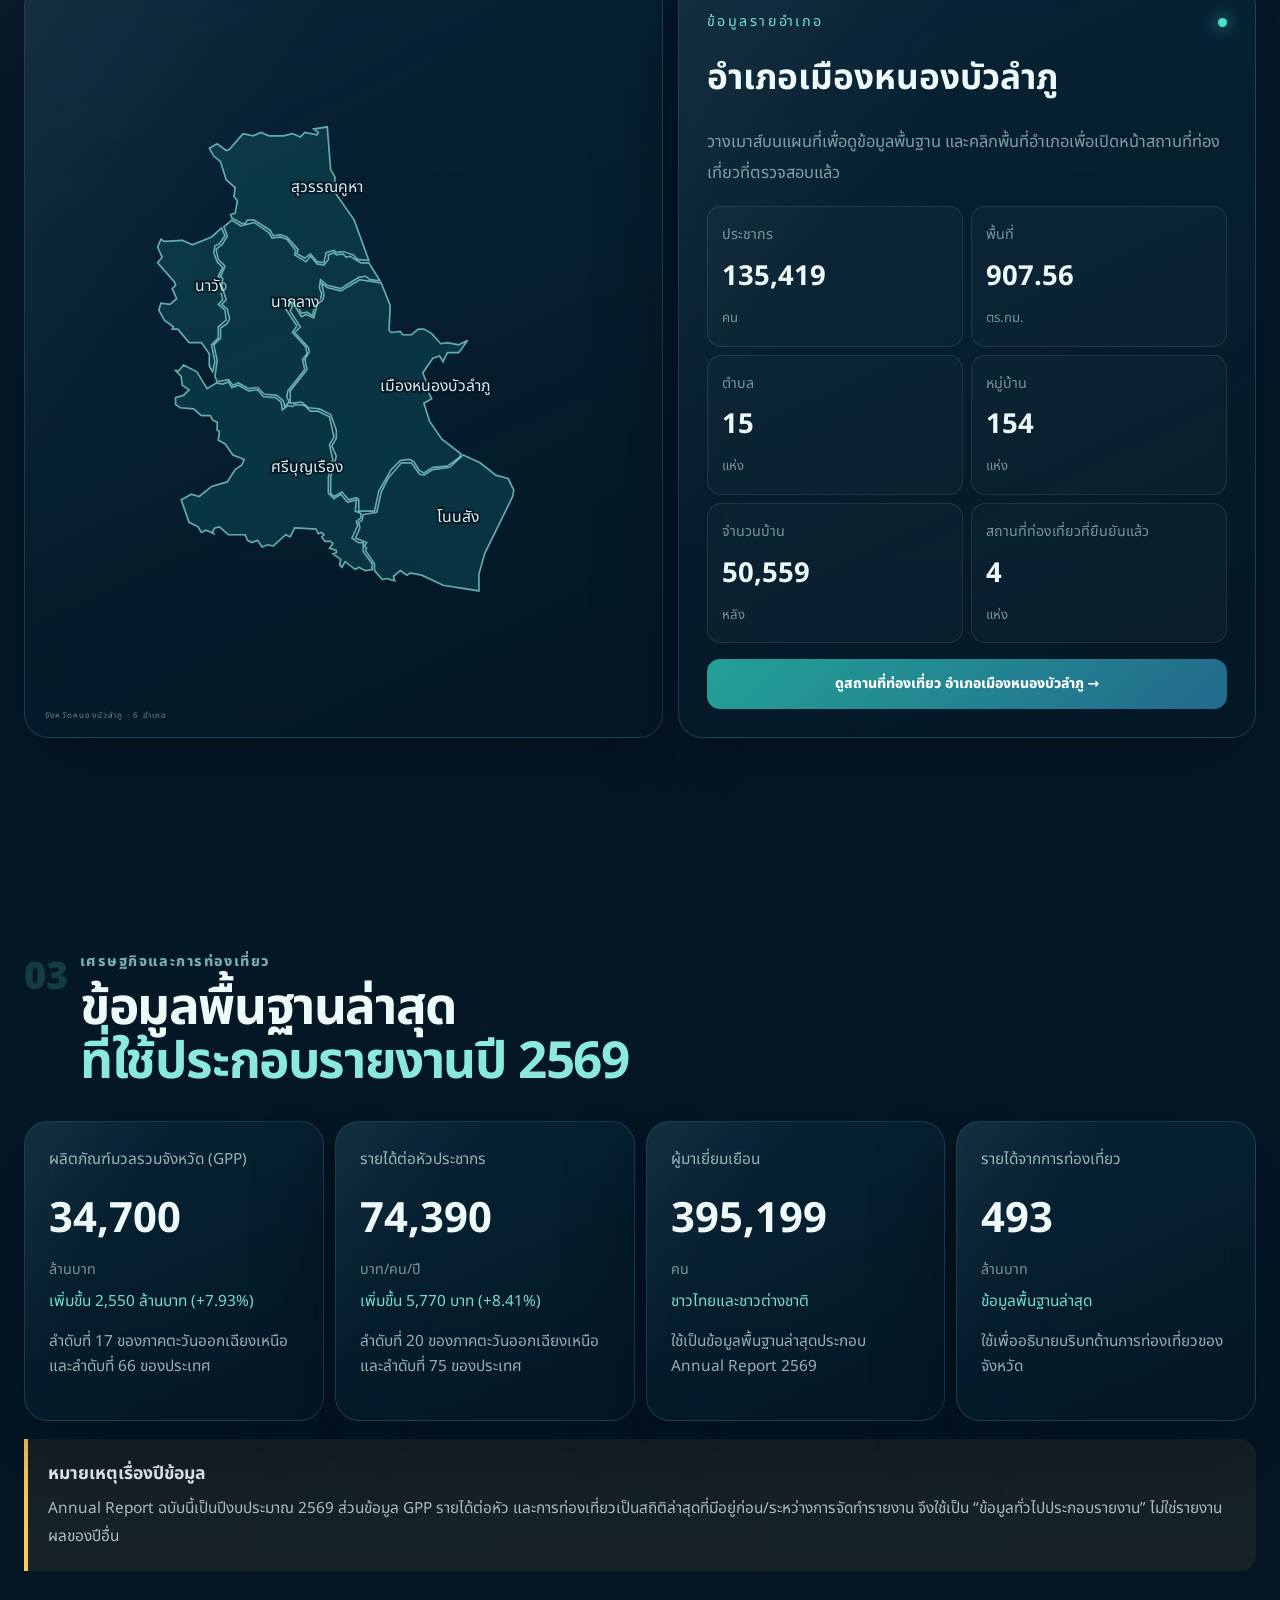
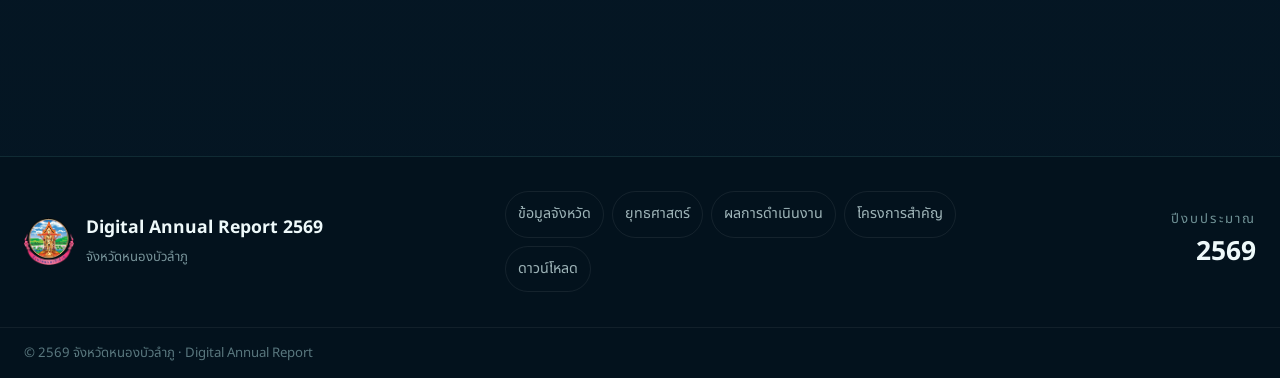
<file: overview.html>
<!doctype html>
<html lang="th">
<head>
<meta charset="utf-8">
<meta name="viewport" content="width=device-width,initial-scale=1,viewport-fit=cover">
<meta name="theme-color" content="#041522">
<meta name="description" content="ข้อมูลทั่วไปจังหวัดหนองบัวลำภูสำหรับประกอบ Annual Report ปีงบประมาณ 2569">
<meta property="og:title" content="ข้อมูลทั่วไปจังหวัดหนองบัวลำภู | Annual Report 2569">
<meta property="og:description" content="ข้อมูลทั่วไปจังหวัดหนองบัวลำภูสำหรับประกอบ Annual Report ปีงบประมาณ 2569">
<link rel="icon" href="/favicon.ico" sizes="any">
<link rel="icon" type="image/png" sizes="32x32" href="assets/images/logo/favicon-32x32.png">
<link rel="apple-touch-icon" sizes="180x180" href="assets/images/logo/apple-touch-icon.png">
<script>
(function(){
  try{
    var saved=localStorage.getItem('nblThemeChoice');
    var h=new Date().getHours();
    var theme=(saved==='day'||saved==='night')?saved:((h>=6&&h<18)?'day':'night');
    document.documentElement.dataset.theme=theme;
    document.documentElement.style.colorScheme=theme==='day'?'light':'dark';
  }catch(e){document.documentElement.dataset.theme='night';}
})();
</script>
<link rel="stylesheet" href="assets/css/styles.css">
<title>ข้อมูลทั่วไปจังหวัดหนองบัวลำภู | Annual Report 2569</title>
</head>
<body data-page="overview" class="innovation-page accessible-2569">
<div class="ambient-grid" aria-hidden="true"></div>
<div class="cursor-glow" aria-hidden="true"></div>
<div data-site-header></div>
<main>
<section class="subhero data-subhero">
  <div class="subhero-bg innovation-photo"></div><div class="subhero-mask"></div>
  <div class="container subhero-grid">
    <div class="reveal"><div class="eyebrow"><span></span> ข้อมูลทั่วไปประกอบ Annual Report 2569</div><h1>ข้อมูลทั่วไป<br><em>จังหวัดหนองบัวลำภู</em></h1><p>สรุปข้อมูลด้านพื้นที่ การปกครอง ประชากร เศรษฐกิจ และการท่องเที่ยว เพื่อใช้เป็นบริบทประกอบรายงานผลการดำเนินงานปีงบประมาณ 2569</p></div>
    <div class="subhero-stats reveal"><div><small>พื้นที่</small><b>3,859.1</b><span>ตร.กม.</span></div><div><small>การปกครอง</small><b>6</b><span>อำเภอ</span></div><div><small>ประชากร</small><b>502,088</b><span>คน</span></div></div>
  </div>
</section>

<section class="section general-facts"><div class="container">
  <div class="section-heading reveal"><div><span class="section-no">01</span><small>ข้อมูลพื้นฐาน</small><h2>จังหวัดในภาพรวม<br><em>อ่านง่ายและเห็นตัวเลขชัดเจน</em></h2></div></div>
  <div class="general-fact-grid reveal">
    <article><b>3,859.1</b><span>ตารางกิโลเมตร</span><small>หรือประมาณ 2.4119 ล้านไร่</small></article>
    <article><b>59</b><span>ตำบล</span><small>6 อำเภอ</small></article>
    <article><b>688</b><span>หมู่บ้าน</span><small>และ 33 ชุมชน</small></article>
    <article><b>68</b><span>อปท.</span><small>1 อบจ. · 1 เทศบาลเมือง · 23 เทศบาลตำบล · 43 อบต.</small></article>
    <article><b>502,088</b><span>ประชากร</span><small>คน</small></article>
    <article><b>102,885</b><span>ครัวเรือน</span><small>ตามแบบสรุปข้อมูลปี 2569</small></article>
  </div>
</div></section>

<section class="section" id="interactive-map"><div class="container">
  <div class="section-heading reveal"><div><span class="section-no">02</span><small>ข้อมูลรายอำเภอ</small><h2>6 อำเภอ<br><em>สำรวจผ่าน Interactive Map</em></h2></div><p>ข้อมูลรายอำเภอใช้เฉพาะข้อมูลทั่วไป เช่น ประชากร พื้นที่ ตำบล หมู่บ้าน และจำนวนบ้าน เพื่อช่วยให้เห็นโครงสร้างพื้นที่ของจังหวัด</p></div>
  <div class="map-page-grid">
    <div class="map-page glass-panel reveal" data-interactive-map><svg class="district-svg nbl-real-shape" viewBox="0 0 360 445" aria-label="แผนที่จังหวัดหนองบัวลำภู แยก 6 อำเภอ">
          <g class="map-region" data-district="suwannakhuha">
          <path d="M 61 34 L 65 41 L 71 46 L 76 62 L 84 69 L 83 77 L 86 81 L 84 92 L 80 93 L 81 96 L 90 101 L 93 101 L 95 98 L 101 98 L 115 107 L 118 112 L 124 111 L 130 113 L 140 124 L 139 128 L 146 132 L 151 128 L 157 135 L 163 136 L 165 127 L 172 125 L 174 127 L 180 126 L 189 129 L 193 133 L 203 134 L 190 98 L 172 72 L 173 60 L 169 53 L 166 15 L 154 17 L 158 20 L 157 22 L 146 20 L 142 24 L 135 21 L 127 23 L 114 23 L 107 20 L 100 23 L 91 21 L 79 35 L 76 36 L 68 30 Z" fill="#dff1e7"/>
          <text x="134" y="73">สุวรรณคูหา</text>
        </g><g class="map-region" data-district="nawang">
          <path d="M 72 105 L 63 113 L 46 120 L 37 116 L 21 117 L 18 115 L 15 122 L 19 131 L 15 136 L 30 153 L 31 156 L 28 159 L 32 168 L 26 173 L 18 172 L 16 178 L 21 187 L 29 193 L 28 195 L 33 195 L 43 207 L 54 207 L 61 217 L 61 228 L 64 233 L 66 224 L 63 209 L 69 203 L 69 193 L 76 187 L 75 178 L 69 173 L 73 169 L 70 156 L 71 151 L 69 148 L 73 140 L 68 135 L 65 127 L 66 121 L 70 119 L 75 112 Z" fill="#f8dce8"/>
          <text x="48" y="161">นาวัง</text>
        </g><g class="map-region" data-district="naklang">
          <path d="M 81 98 L 74 104 L 77 112 L 73 119 L 67 124 L 69 133 L 75 139 L 71 148 L 73 150 L 72 156 L 76 169 L 72 173 L 77 177 L 79 186 L 77 190 L 71 194 L 71 203 L 65 209 L 68 223 L 66 237 L 68 242 L 78 240 L 82 245 L 87 243 L 96 248 L 104 247 L 110 253 L 121 254 L 127 259 L 128 264 L 132 260 L 130 255 L 131 250 L 146 231 L 144 222 L 148 217 L 147 211 L 135 198 L 139 192 L 129 177 L 128 172 L 130 172 L 130 169 L 133 167 L 139 173 L 143 181 L 148 180 L 153 183 L 155 173 L 160 168 L 161 164 L 159 158 L 160 151 L 166 156 L 178 159 L 194 149 L 200 148 L 204 151 L 213 152 L 203 136 L 196 136 L 186 130 L 183 131 L 180 128 L 174 129 L 172 127 L 167 129 L 167 133 L 163 138 L 157 137 L 151 130 L 147 135 L 137 129 L 138 125 L 130 115 L 124 113 L 117 114 L 114 109 L 101 100 L 89 103 Z" fill="#eee5f6"/>
          <text x="116" y="175">นากลาง</text>
        </g><g class="map-region" data-district="mueang">
          <path d="M 161 154 L 163 165 L 162 169 L 157 173 L 154 185 L 147 182 L 143 184 L 136 172 L 132 170 L 135 174 L 133 179 L 142 193 L 137 198 L 149 211 L 150 215 L 146 222 L 148 231 L 133 250 L 133 261 L 143 260 L 149 265 L 159 266 L 169 271 L 174 285 L 174 292 L 170 299 L 174 308 L 169 327 L 169 341 L 172 344 L 179 340 L 185 347 L 192 345 L 194 347 L 194 357 L 208 357 L 212 339 L 223 320 L 231 312 L 239 311 L 243 313 L 248 321 L 252 323 L 260 318 L 273 317 L 284 309 L 285 306 L 268 293 L 257 277 L 252 261 L 259 257 L 254 247 L 255 244 L 251 234 L 260 221 L 266 219 L 269 224 L 273 216 L 283 216 L 291 205 L 283 209 L 273 207 L 267 208 L 259 199 L 252 195 L 247 195 L 241 200 L 233 200 L 231 197 L 223 198 L 221 196 L 222 174 L 214 154 L 195 151 L 178 161 L 166 158 Z" fill="#f5e8cf"/>
          <text x="213" y="250">เมืองหนองบัวลำภู</text>
        </g><g class="map-region" data-district="sibunrueang">
          <path d="M 31 232 L 36 237 L 37 245 L 43 249 L 38 254 L 31 256 L 31 262 L 35 265 L 47 266 L 54 272 L 62 272 L 64 276 L 68 278 L 68 285 L 70 286 L 69 294 L 75 297 L 82 307 L 92 311 L 90 316 L 84 320 L 77 331 L 63 335 L 52 344 L 45 342 L 36 347 L 43 367 L 51 371 L 54 376 L 58 374 L 65 377 L 64 375 L 66 372 L 70 371 L 78 378 L 93 378 L 95 383 L 99 385 L 104 383 L 108 389 L 113 387 L 118 388 L 129 378 L 133 380 L 137 372 L 156 373 L 158 377 L 161 376 L 163 378 L 161 380 L 164 384 L 169 384 L 171 386 L 168 390 L 174 392 L 174 394 L 171 395 L 178 400 L 177 405 L 179 407 L 182 402 L 191 409 L 194 407 L 200 410 L 206 409 L 206 404 L 198 393 L 198 385 L 194 385 L 188 381 L 193 370 L 192 366 L 196 363 L 196 359 L 191 357 L 192 347 L 184 349 L 178 342 L 172 346 L 167 341 L 167 327 L 171 311 L 168 298 L 172 291 L 168 273 L 158 268 L 151 268 L 146 263 L 137 262 L 135 264 L 131 263 L 126 267 L 125 260 L 120 256 L 109 255 L 104 249 L 96 250 L 87 245 L 81 247 L 78 242 L 73 244 L 67 243 L 59 248 L 50 233 L 38 227 L 34 232 Z" fill="#e6eef8"/>
          <text x="116" y="322">ศรีบุญเรือง</text>
        </g><g class="map-region" data-district="nonsang">
          <path d="M 327 328 L 316 325 L 302 314 L 287 307 L 275 318 L 260 320 L 252 325 L 248 324 L 241 314 L 232 314 L 220 328 L 214 340 L 210 358 L 198 360 L 197 365 L 194 367 L 195 372 L 191 381 L 201 385 L 199 388 L 201 390 L 200 392 L 208 404 L 208 410 L 215 418 L 219 417 L 226 419 L 225 415 L 231 410 L 237 414 L 240 412 L 250 414 L 269 423 L 301 428 L 301 413 L 306 395 L 331 344 L 332 338 Z" fill="#d8eee6"/>
          <text x="264" y="367">โนนสัง</text>
        </g>
        </svg><div class="map-tech-label">จังหวัดหนองบัวลำภู · 6 อำเภอ</div></div>
    <aside class="district-insight glass-panel reveal" data-district-detail></aside>
  </div>
</div></section>

<section class="section economy-lab"><div class="container">
  <div class="section-heading reveal"><div><span class="section-no">03</span><small>เศรษฐกิจและการท่องเที่ยว</small><h2>ข้อมูลพื้นฐานล่าสุด<br><em>ที่ใช้ประกอบรายงานปี 2569</em></h2></div></div>
  <div class="trend-grid">
    <article class="trend-card glass-panel reveal"><span>ผลิตภัณฑ์มวลรวมจังหวัด (GPP)</span><b>34,700</b><small>ล้านบาท</small><em>เพิ่มขึ้น 2,550 ล้านบาท (+7.93%)</em><p>ลำดับที่ 17 ของภาคตะวันออกเฉียงเหนือ และลำดับที่ 66 ของประเทศ</p></article>
    <article class="trend-card glass-panel reveal"><span>รายได้ต่อหัวประชากร</span><b>74,390</b><small>บาท/คน/ปี</small><em>เพิ่มขึ้น 5,770 บาท (+8.41%)</em><p>ลำดับที่ 20 ของภาคตะวันออกเฉียงเหนือ และลำดับที่ 75 ของประเทศ</p></article>
    <article class="trend-card glass-panel reveal"><span>ผู้มาเยี่ยมเยือน</span><b>395,199</b><small>คน</small><em>ชาวไทยและชาวต่างชาติ</em><p>ใช้เป็นข้อมูลพื้นฐานล่าสุดประกอบ Annual Report 2569</p></article>
    <article class="trend-card glass-panel reveal"><span>รายได้จากการท่องเที่ยว</span><b>493</b><small>ล้านบาท</small><em>ข้อมูลพื้นฐานล่าสุด</em><p>ใช้เพื่ออธิบายบริบทด้านการท่องเที่ยวของจังหวัด</p></article>
  </div>
  <div class="data-note reveal"><b>หมายเหตุเรื่องปีข้อมูล</b><span>Annual Report ฉบับนี้เป็นปีงบประมาณ 2569 ส่วนข้อมูล GPP รายได้ต่อหัว และการท่องเที่ยวเป็นสถิติล่าสุดที่มีอยู่ก่อน/ระหว่างการจัดทำรายงาน จึงใช้เป็น “ข้อมูลทั่วไปประกอบรายงาน” ไม่ใช่รายงานผลของปีอื่น</span></div>
</div></section>
</main>
<div data-site-footer></div>
<div data-mobile-dock></div>
<script src="assets/js/data.js"></script>
<script src="assets/js/district-tourism.js"></script>
<script src="assets/js/app.js"></script>
</body>
</html>
</file>
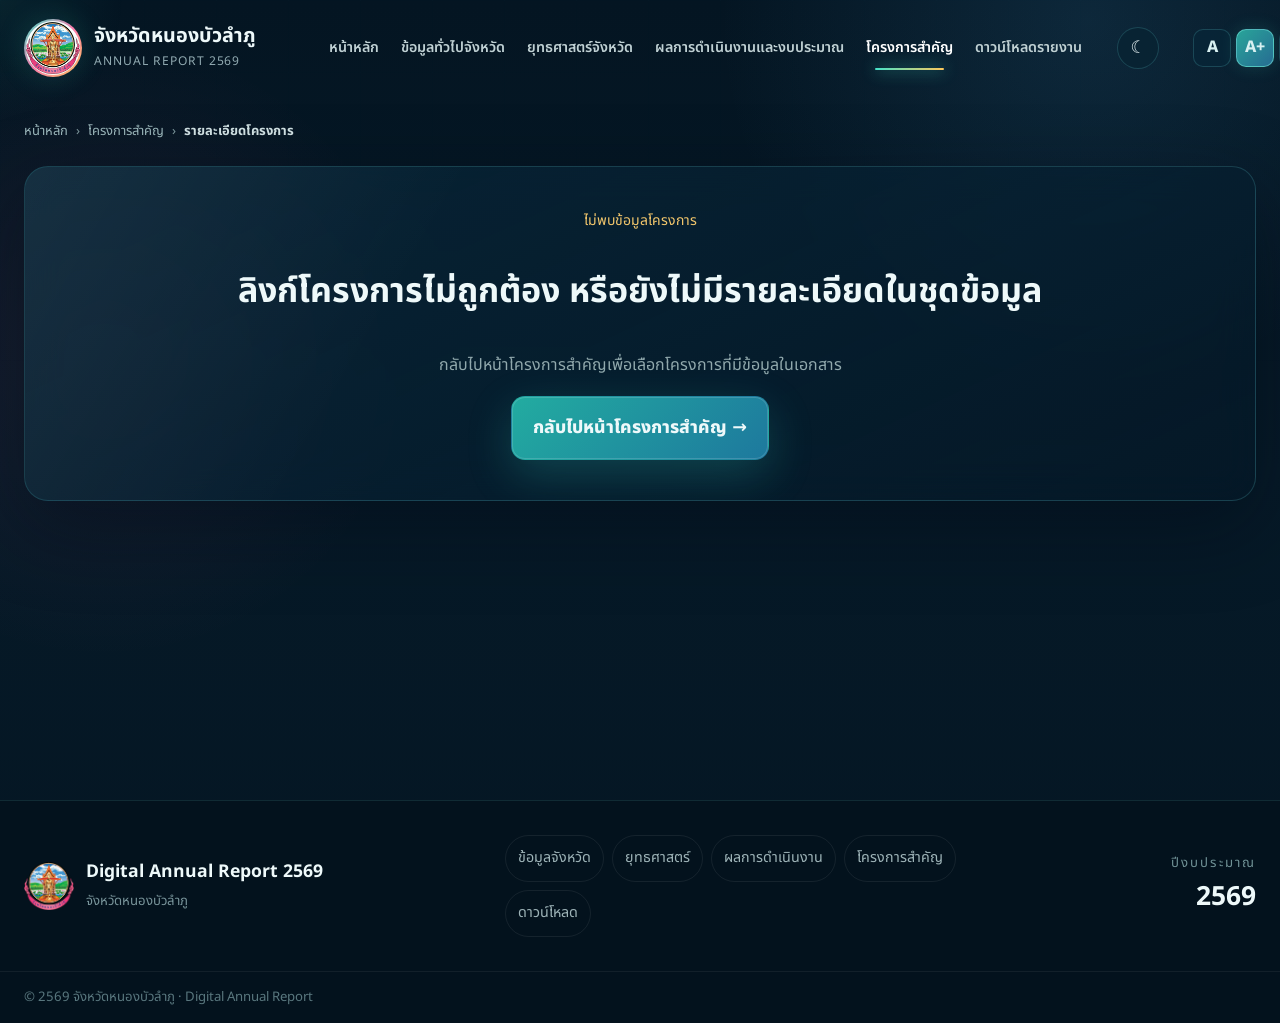
<file: project-detail.html>
<!doctype html>
<html lang="th">
<head>
<meta charset="utf-8">
<meta name="viewport" content="width=device-width,initial-scale=1,viewport-fit=cover">
<meta name="theme-color" content="#041522">
<meta name="description" content="รายละเอียดโครงการสำคัญ จังหวัดหนองบัวลำภู ประจำปีงบประมาณ พ.ศ. 2569">
<link rel="icon" href="/favicon.ico" sizes="any">
<link rel="icon" type="image/png" sizes="32x32" href="assets/images/logo/favicon-32x32.png">
<link rel="apple-touch-icon" sizes="180x180" href="assets/images/logo/apple-touch-icon.png">
<script>
(function(){
  try{
    var saved=localStorage.getItem('nblThemeChoice');
    var h=new Date().getHours();
    var theme=(saved==='day'||saved==='night')?saved:((h>=6&&h<18)?'day':'night');
    document.documentElement.dataset.theme=theme;
    document.documentElement.style.colorScheme=theme==='day'?'light':'dark';
  }catch(e){document.documentElement.dataset.theme='night';}
})();
</script>
<link rel="stylesheet" href="assets/css/styles.css">
<title>รายละเอียดโครงการ | Annual Report 2569</title>
</head>
<body data-page="projects" class="innovation-page accessible-2569 project-detail-page">
<div class="ambient-grid" aria-hidden="true"></div>
<div class="cursor-glow" aria-hidden="true"></div>
<div data-site-header></div>
<main>
  <section class="project-detail-shell">
    <div class="container">
      <nav class="detail-breadcrumb" aria-label="เส้นทาง">
        <a href="index.html">หน้าหลัก</a><span>›</span>
        <a href="projects.html">โครงการสำคัญ</a><span>›</span>
        <b data-detail-code>รายละเอียดโครงการ</b>
      </nav>

      <div data-project-detail>
        <div class="project-detail-loading glass-panel">กำลังโหลดรายละเอียดโครงการ...</div>
      </div>
    </div>
  </section>
</main>
<div data-site-footer></div>
<div data-mobile-dock></div>
<script src="assets/js/data.js"></script>
<script src="assets/js/projects-data.js"></script>
<script src="assets/js/app.js"></script>
</body>
</html>
</file>
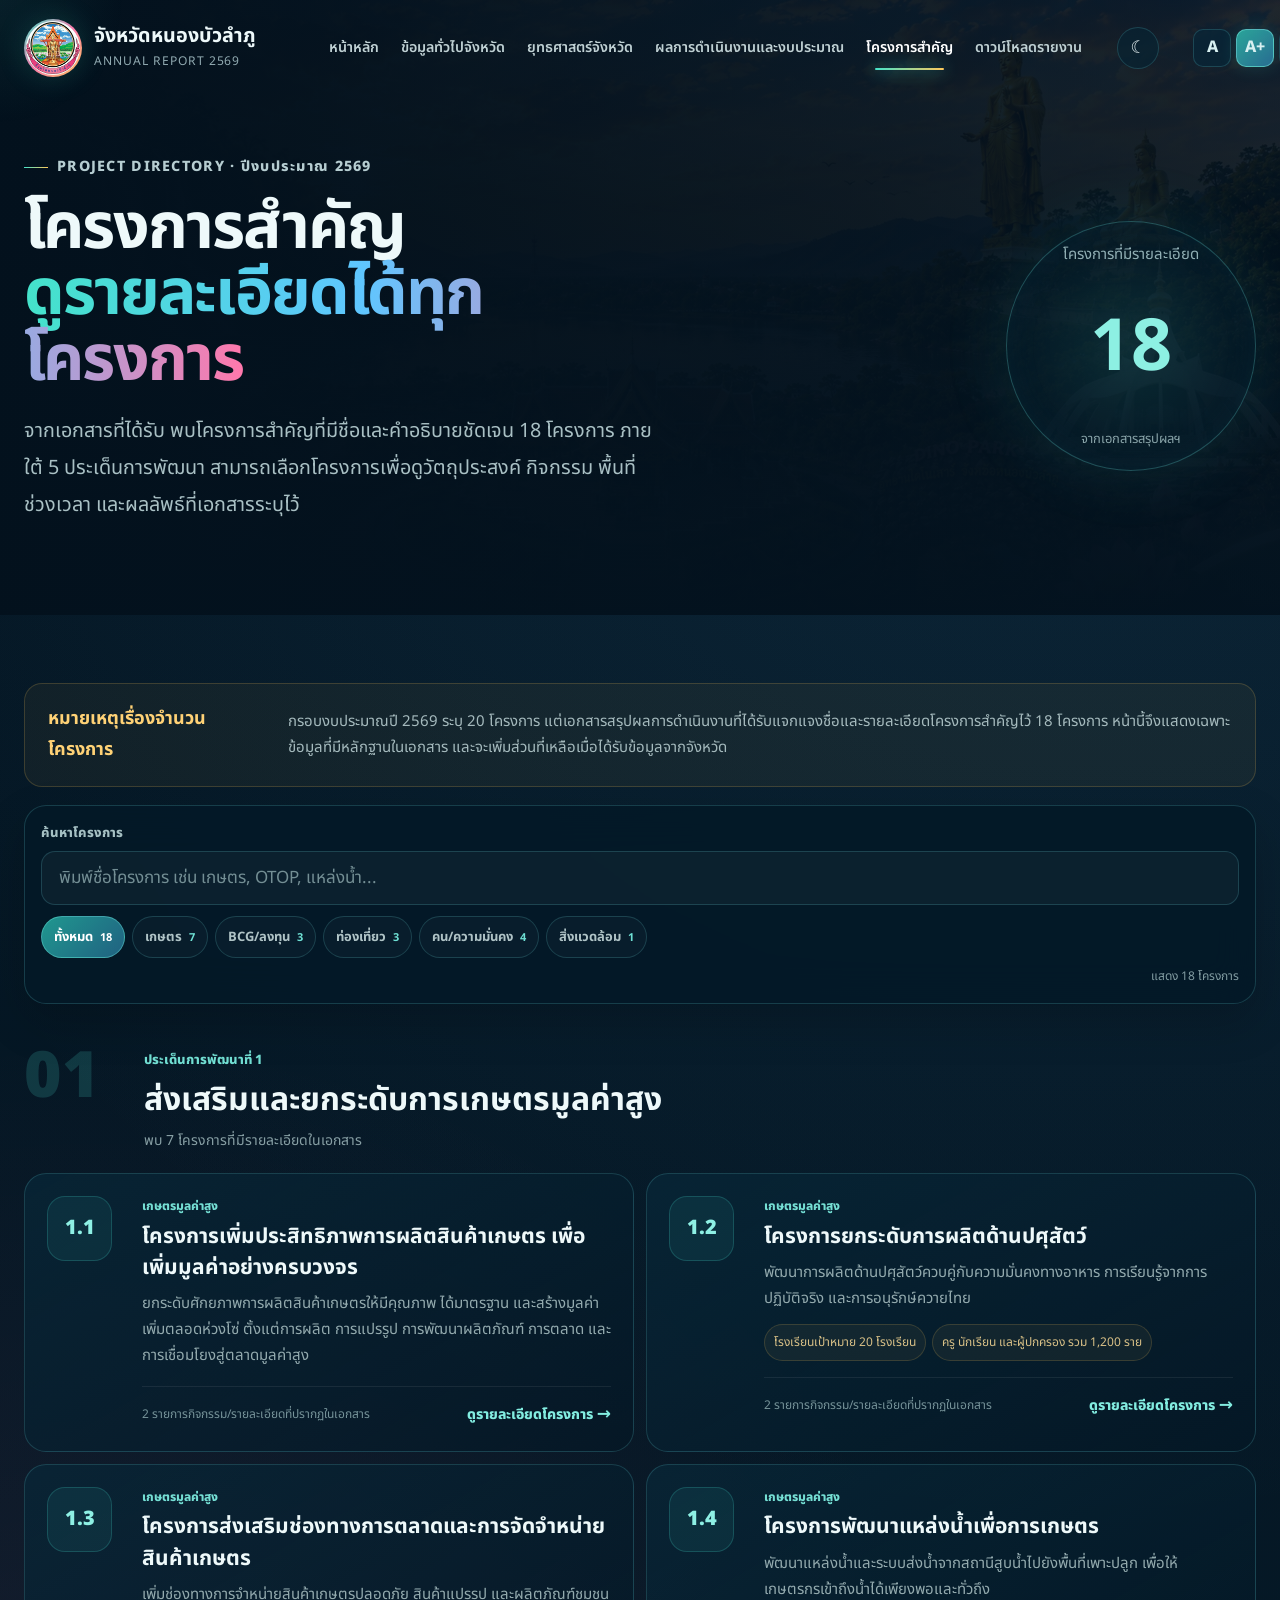
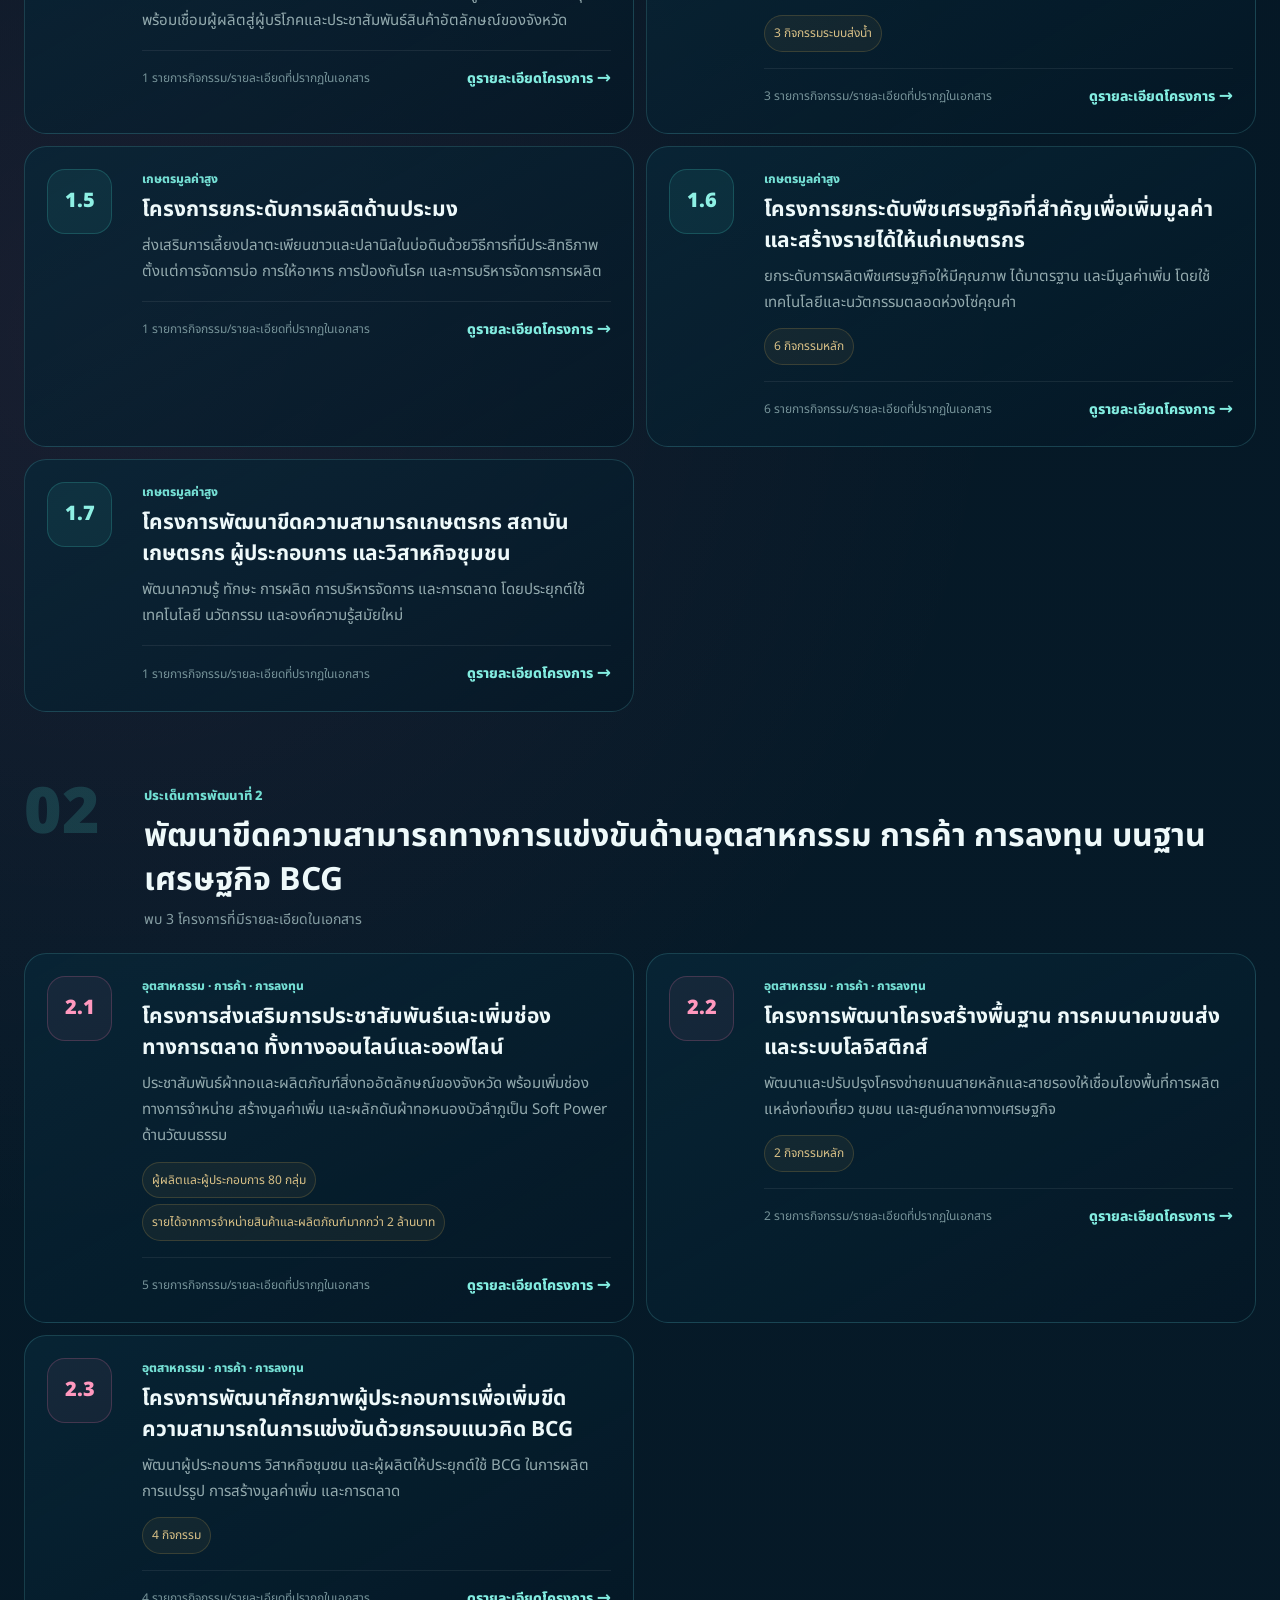
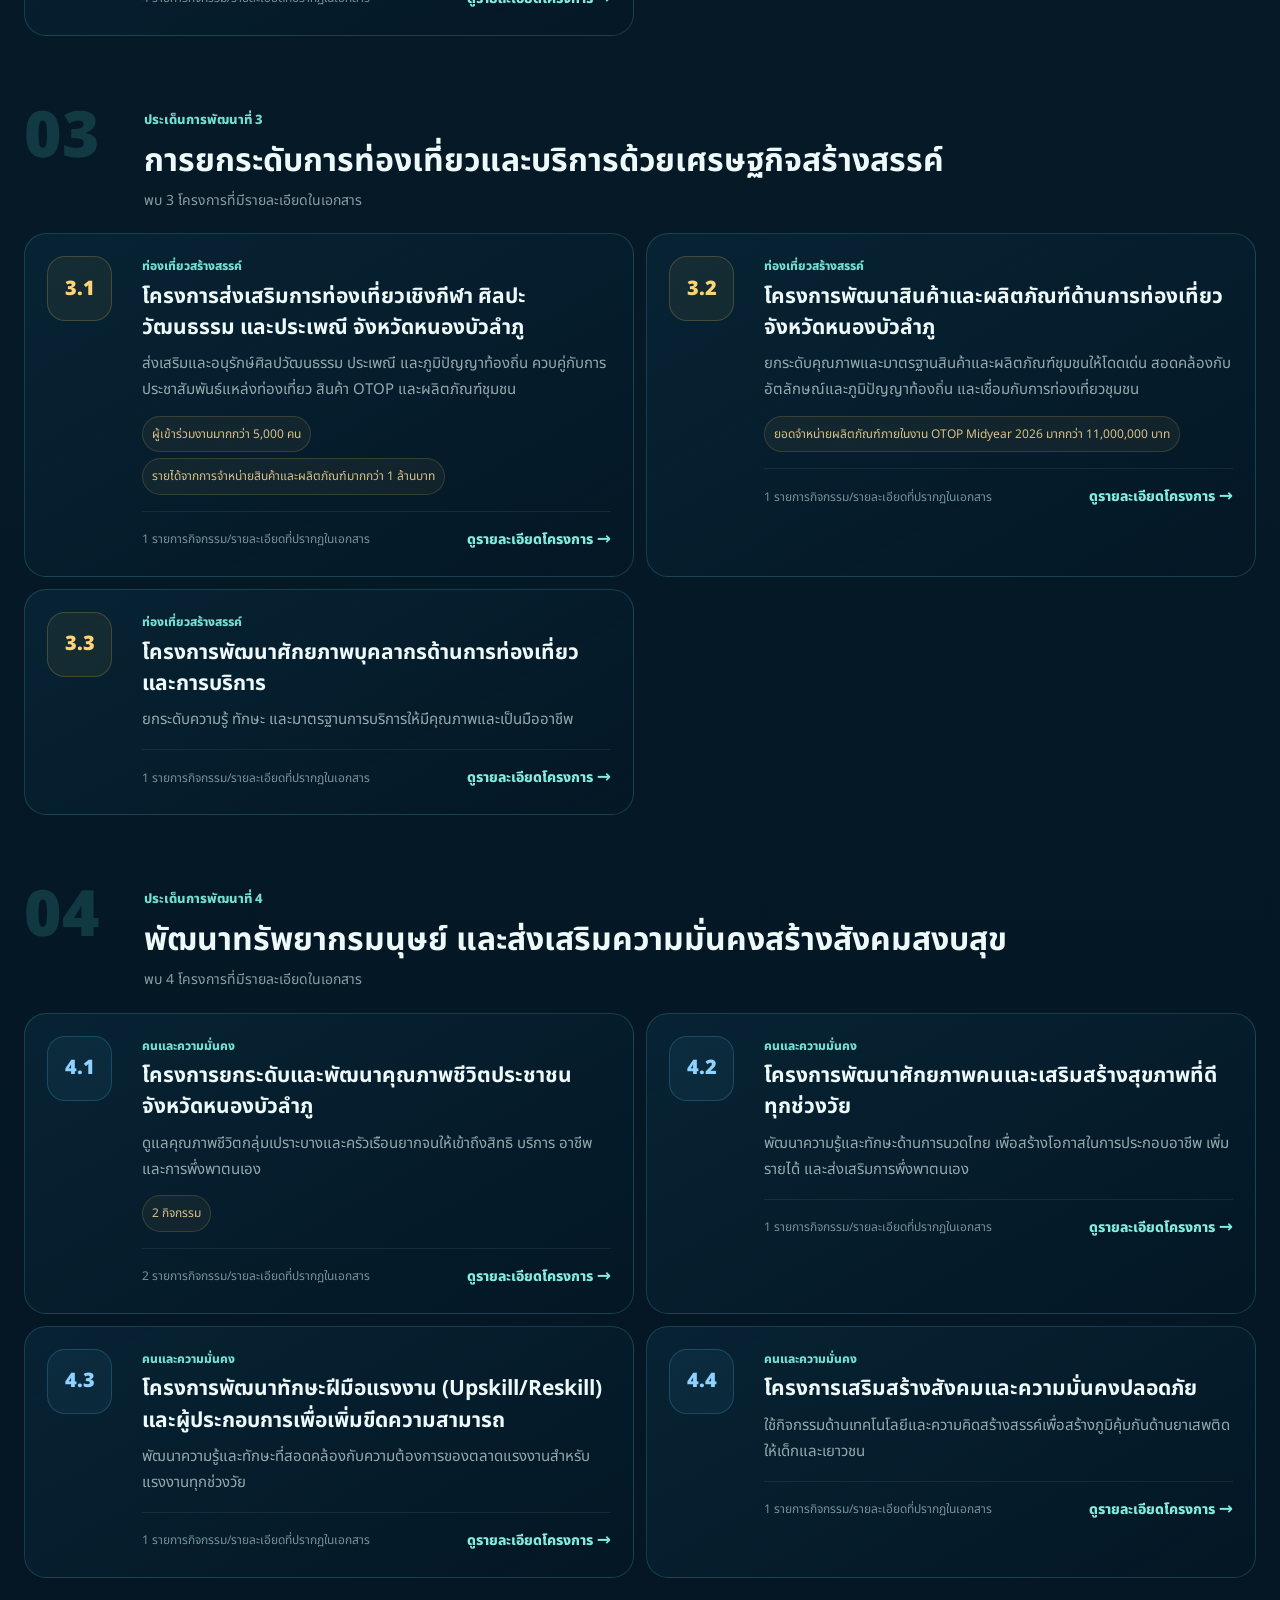
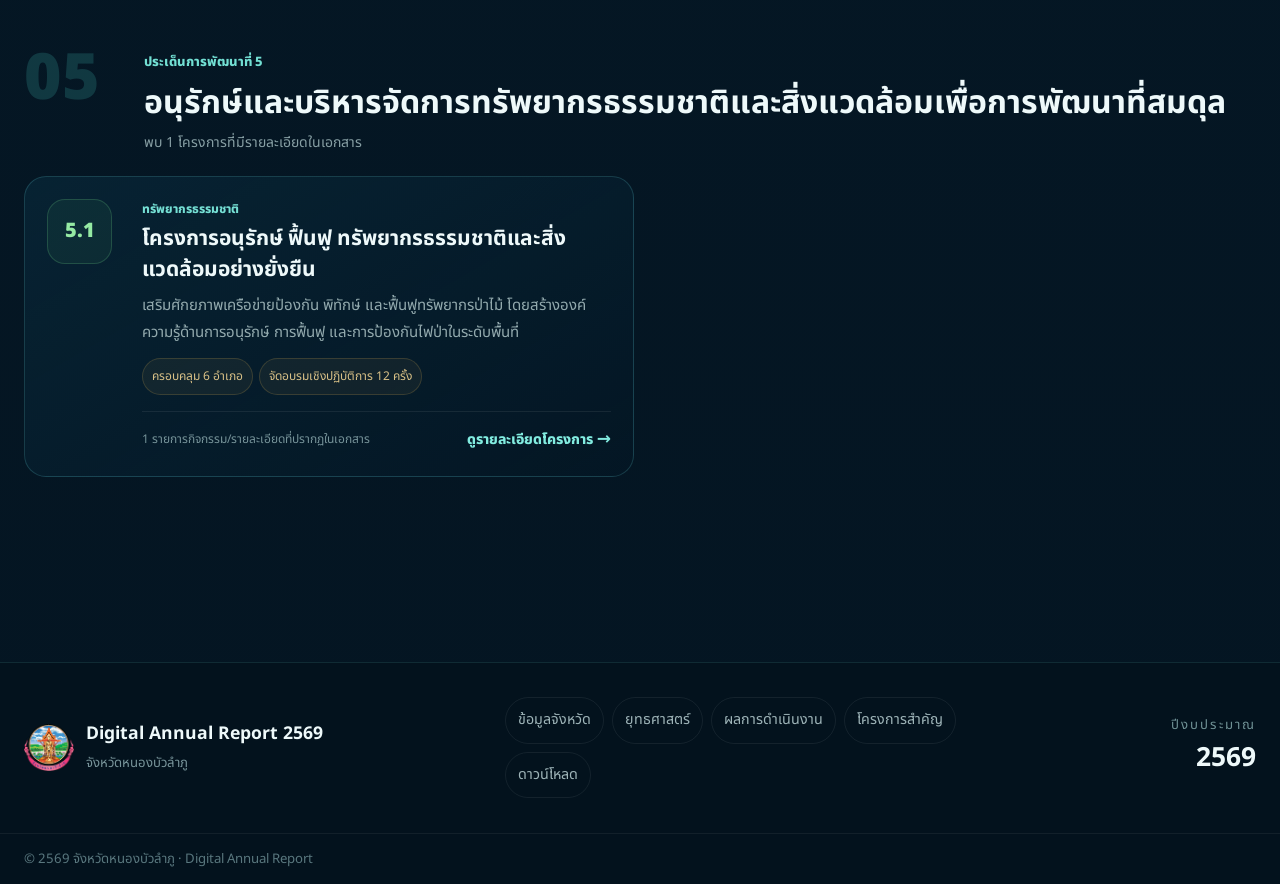
<file: projects.html>
<!doctype html>
<html lang="th">
<head>
<meta charset="utf-8">
<meta name="viewport" content="width=device-width,initial-scale=1,viewport-fit=cover">
<meta name="theme-color" content="#041522">
<meta name="description" content="โครงการสำคัญจังหวัดหนองบัวลำภู ประจำปีงบประมาณ พ.ศ. 2569 พร้อมรายละเอียดโครงการและกิจกรรม">
<meta property="og:title" content="โครงการสำคัญ จังหวัดหนองบัวลำภู พ.ศ. 2569">
<meta property="og:description" content="สำรวจโครงการสำคัญ 18 โครงการที่มีรายละเอียดในเอกสาร แบ่งตาม 5 ประเด็นการพัฒนา">
<link rel="icon" href="/favicon.ico" sizes="any">
<link rel="icon" type="image/png" sizes="32x32" href="assets/images/logo/favicon-32x32.png">
<link rel="apple-touch-icon" sizes="180x180" href="assets/images/logo/apple-touch-icon.png">
<script>
(function(){
  try{
    var saved=localStorage.getItem('nblThemeChoice');
    var h=new Date().getHours();
    var theme=(saved==='day'||saved==='night')?saved:((h>=6&&h<18)?'day':'night');
    document.documentElement.dataset.theme=theme;
    document.documentElement.style.colorScheme=theme==='day'?'light':'dark';
  }catch(e){document.documentElement.dataset.theme='night';}
})();
</script>
<link rel="stylesheet" href="assets/css/styles.css">
<title>โครงการสำคัญ จังหวัดหนองบัวลำภู พ.ศ. 2569</title>
</head>
<body data-page="projects" class="innovation-page accessible-2569">
<div class="ambient-grid" aria-hidden="true"></div>
<div class="cursor-glow" aria-hidden="true"></div>
<div data-site-header></div>
<main>
<section class="subhero projects-subhero project-directory-hero">
  <div class="projects-visual"></div><div class="subhero-mask"></div>
  <div class="container subhero-grid">
    <div class="reveal">
      <div class="eyebrow"><span></span> PROJECT DIRECTORY · ปีงบประมาณ 2569</div>
      <h1>โครงการสำคัญ<br><em>ดูรายละเอียดได้ทุกโครงการ</em></h1>
      <p>จากเอกสารที่ได้รับ พบโครงการสำคัญที่มีชื่อและคำอธิบายชัดเจน 18 โครงการ ภายใต้ 5 ประเด็นการพัฒนา สามารถเลือกโครงการเพื่อดูวัตถุประสงค์ กิจกรรม พื้นที่ ช่วงเวลา และผลลัพธ์ที่เอกสารระบุไว้</p>
    </div>
    <div class="project-count-orb reveal"><small>โครงการที่มีรายละเอียด</small><b>18</b><span>จากเอกสารสรุปผลฯ</span></div>
  </div>
</section>

<section class="section directory-tools-section">
  <div class="container">
    <div class="directory-note reveal">
      <b>หมายเหตุเรื่องจำนวนโครงการ</b>
      <p>กรอบงบประมาณปี 2569 ระบุ 20 โครงการ แต่เอกสารสรุปผลการดำเนินงานที่ได้รับแจกแจงชื่อและรายละเอียดโครงการสำคัญไว้ 18 โครงการ หน้านี้จึงแสดงเฉพาะข้อมูลที่มีหลักฐานในเอกสาร และจะเพิ่มส่วนที่เหลือเมื่อได้รับข้อมูลจากจังหวัด</p>
    </div>

    <div class="directory-tools reveal">
      <label class="project-search">
        <span>ค้นหาโครงการ</span>
        <input type="search" data-project-search-input placeholder="พิมพ์ชื่อโครงการ เช่น เกษตร, OTOP, แหล่งน้ำ..." autocomplete="off">
      </label>
      <div class="project-filters" aria-label="กรองตามประเด็นการพัฒนา">
        <button class="active" data-project-filter="all">ทั้งหมด <b>18</b></button>
        <button data-project-filter="1">เกษตร <b>7</b></button>
        <button data-project-filter="2">BCG/ลงทุน <b>3</b></button>
        <button data-project-filter="3">ท่องเที่ยว <b>3</b></button>
        <button data-project-filter="4">คน/ความมั่นคง <b>4</b></button>
        <button data-project-filter="5">สิ่งแวดล้อม <b>1</b></button>
      </div>
      <div class="directory-result-count" data-project-result-count>แสดง 18 โครงการ</div>
    </div>

    <div class="project-directory">
      
<section class="project-directory-group" data-project-section="1">
  <div class="directory-group-head">
    <div class="directory-group-no">01</div>
    <div><small>ประเด็นการพัฒนาที่ 1</small><h2>ส่งเสริมและยกระดับการเกษตรมูลค่าสูง</h2><p>พบ 7 โครงการที่มีรายละเอียดในเอกสาร</p></div>
  </div>
  <div class="directory-project-list">
    
    <article class="directory-project-card reveal" data-project-group="1" data-project-search="1.1 โครงการเพิ่มประสิทธิภาพการผลิตสินค้าเกษตร เพื่อเพิ่มมูลค่าอย่างครบวงจร ยกระดับศักยภาพการผลิตสินค้าเกษตรให้มีคุณภาพ ได้มาตรฐาน และสร้างมูลค่าเพิ่มตลอดห่วงโซ่ ตั้งแต่การผลิต การแปรรูป การพัฒนาผลิตภัณฑ์ การตลาด และการเชื่อมโยงสู่ตลาดมูลค่าสูง">
      <div class="directory-code agri">1.1</div>
      <div class="directory-project-content">
        <span class="directory-category">เกษตรมูลค่าสูง</span>
        <h3>โครงการเพิ่มประสิทธิภาพการผลิตสินค้าเกษตร เพื่อเพิ่มมูลค่าอย่างครบวงจร</h3>
        <p>ยกระดับศักยภาพการผลิตสินค้าเกษตรให้มีคุณภาพ ได้มาตรฐาน และสร้างมูลค่าเพิ่มตลอดห่วงโซ่ ตั้งแต่การผลิต การแปรรูป การพัฒนาผลิตภัณฑ์ การตลาด และการเชื่อมโยงสู่ตลาดมูลค่าสูง</p>
        
        <div class="directory-footer">
          <span>2 รายการกิจกรรม/รายละเอียดที่ปรากฏในเอกสาร</span>
          <a href="project-detail.html?id=p1-1">ดูรายละเอียดโครงการ <b>→</b></a>
        </div>
      </div>
    </article>
    <article class="directory-project-card reveal" data-project-group="1" data-project-search="1.2 โครงการยกระดับการผลิตด้านปศุสัตว์ พัฒนาการผลิตด้านปศุสัตว์ควบคู่กับความมั่นคงทางอาหาร การเรียนรู้จากการปฏิบัติจริง และการอนุรักษ์ควายไทย">
      <div class="directory-code agri">1.2</div>
      <div class="directory-project-content">
        <span class="directory-category">เกษตรมูลค่าสูง</span>
        <h3>โครงการยกระดับการผลิตด้านปศุสัตว์</h3>
        <p>พัฒนาการผลิตด้านปศุสัตว์ควบคู่กับความมั่นคงทางอาหาร การเรียนรู้จากการปฏิบัติจริง และการอนุรักษ์ควายไทย</p>
        <div class="directory-highlights"><span>โรงเรียนเป้าหมาย 20 โรงเรียน</span><span>ครู นักเรียน และผู้ปกครอง รวม 1,200 ราย</span></div>
        <div class="directory-footer">
          <span>2 รายการกิจกรรม/รายละเอียดที่ปรากฏในเอกสาร</span>
          <a href="project-detail.html?id=p1-2">ดูรายละเอียดโครงการ <b>→</b></a>
        </div>
      </div>
    </article>
    <article class="directory-project-card reveal" data-project-group="1" data-project-search="1.3 โครงการส่งเสริมช่องทางการตลาดและการจัดจำหน่ายสินค้าเกษตร เพิ่มช่องทางการจำหน่ายสินค้าเกษตรปลอดภัย สินค้าแปรรูป และผลิตภัณฑ์ชุมชน พร้อมเชื่อมผู้ผลิตสู่ผู้บริโภคและประชาสัมพันธ์สินค้าอัตลักษณ์ของจังหวัด">
      <div class="directory-code agri">1.3</div>
      <div class="directory-project-content">
        <span class="directory-category">เกษตรมูลค่าสูง</span>
        <h3>โครงการส่งเสริมช่องทางการตลาดและการจัดจำหน่ายสินค้าเกษตร</h3>
        <p>เพิ่มช่องทางการจำหน่ายสินค้าเกษตรปลอดภัย สินค้าแปรรูป และผลิตภัณฑ์ชุมชน พร้อมเชื่อมผู้ผลิตสู่ผู้บริโภคและประชาสัมพันธ์สินค้าอัตลักษณ์ของจังหวัด</p>
        
        <div class="directory-footer">
          <span>1 รายการกิจกรรม/รายละเอียดที่ปรากฏในเอกสาร</span>
          <a href="project-detail.html?id=p1-3">ดูรายละเอียดโครงการ <b>→</b></a>
        </div>
      </div>
    </article>
    <article class="directory-project-card reveal" data-project-group="1" data-project-search="1.4 โครงการพัฒนาแหล่งน้ำเพื่อการเกษตร พัฒนาแหล่งน้ำและระบบส่งน้ำจากสถานีสูบน้ำไปยังพื้นที่เพาะปลูก เพื่อให้เกษตรกรเข้าถึงน้ำได้เพียงพอและทั่วถึง">
      <div class="directory-code agri">1.4</div>
      <div class="directory-project-content">
        <span class="directory-category">เกษตรมูลค่าสูง</span>
        <h3>โครงการพัฒนาแหล่งน้ำเพื่อการเกษตร</h3>
        <p>พัฒนาแหล่งน้ำและระบบส่งน้ำจากสถานีสูบน้ำไปยังพื้นที่เพาะปลูก เพื่อให้เกษตรกรเข้าถึงน้ำได้เพียงพอและทั่วถึง</p>
        <div class="directory-highlights"><span>3 กิจกรรมระบบส่งน้ำ</span></div>
        <div class="directory-footer">
          <span>3 รายการกิจกรรม/รายละเอียดที่ปรากฏในเอกสาร</span>
          <a href="project-detail.html?id=p1-4">ดูรายละเอียดโครงการ <b>→</b></a>
        </div>
      </div>
    </article>
    <article class="directory-project-card reveal" data-project-group="1" data-project-search="1.5 โครงการยกระดับการผลิตด้านประมง ส่งเสริมการเลี้ยงปลาตะเพียนขาวและปลานิลในบ่อดินด้วยวิธีการที่มีประสิทธิภาพ ตั้งแต่การจัดการบ่อ การให้อาหาร การป้องกันโรค และการบริหารจัดการการผลิต">
      <div class="directory-code agri">1.5</div>
      <div class="directory-project-content">
        <span class="directory-category">เกษตรมูลค่าสูง</span>
        <h3>โครงการยกระดับการผลิตด้านประมง</h3>
        <p>ส่งเสริมการเลี้ยงปลาตะเพียนขาวและปลานิลในบ่อดินด้วยวิธีการที่มีประสิทธิภาพ ตั้งแต่การจัดการบ่อ การให้อาหาร การป้องกันโรค และการบริหารจัดการการผลิต</p>
        
        <div class="directory-footer">
          <span>1 รายการกิจกรรม/รายละเอียดที่ปรากฏในเอกสาร</span>
          <a href="project-detail.html?id=p1-5">ดูรายละเอียดโครงการ <b>→</b></a>
        </div>
      </div>
    </article>
    <article class="directory-project-card reveal" data-project-group="1" data-project-search="1.6 โครงการยกระดับพืชเศรษฐกิจที่สำคัญเพื่อเพิ่มมูลค่าและสร้างรายได้ให้แก่เกษตรกร ยกระดับการผลิตพืชเศรษฐกิจให้มีคุณภาพ ได้มาตรฐาน และมีมูลค่าเพิ่ม โดยใช้เทคโนโลยีและนวัตกรรมตลอดห่วงโซ่คุณค่า">
      <div class="directory-code agri">1.6</div>
      <div class="directory-project-content">
        <span class="directory-category">เกษตรมูลค่าสูง</span>
        <h3>โครงการยกระดับพืชเศรษฐกิจที่สำคัญเพื่อเพิ่มมูลค่าและสร้างรายได้ให้แก่เกษตรกร</h3>
        <p>ยกระดับการผลิตพืชเศรษฐกิจให้มีคุณภาพ ได้มาตรฐาน และมีมูลค่าเพิ่ม โดยใช้เทคโนโลยีและนวัตกรรมตลอดห่วงโซ่คุณค่า</p>
        <div class="directory-highlights"><span>6 กิจกรรมหลัก</span></div>
        <div class="directory-footer">
          <span>6 รายการกิจกรรม/รายละเอียดที่ปรากฏในเอกสาร</span>
          <a href="project-detail.html?id=p1-6">ดูรายละเอียดโครงการ <b>→</b></a>
        </div>
      </div>
    </article>
    <article class="directory-project-card reveal" data-project-group="1" data-project-search="1.7 โครงการพัฒนาขีดความสามารถเกษตรกร สถาบันเกษตรกร ผู้ประกอบการ และวิสาหกิจชุมชน พัฒนาความรู้ ทักษะ การผลิต การบริหารจัดการ และการตลาด โดยประยุกต์ใช้เทคโนโลยี นวัตกรรม และองค์ความรู้สมัยใหม่">
      <div class="directory-code agri">1.7</div>
      <div class="directory-project-content">
        <span class="directory-category">เกษตรมูลค่าสูง</span>
        <h3>โครงการพัฒนาขีดความสามารถเกษตรกร สถาบันเกษตรกร ผู้ประกอบการ และวิสาหกิจชุมชน</h3>
        <p>พัฒนาความรู้ ทักษะ การผลิต การบริหารจัดการ และการตลาด โดยประยุกต์ใช้เทคโนโลยี นวัตกรรม และองค์ความรู้สมัยใหม่</p>
        
        <div class="directory-footer">
          <span>1 รายการกิจกรรม/รายละเอียดที่ปรากฏในเอกสาร</span>
          <a href="project-detail.html?id=p1-7">ดูรายละเอียดโครงการ <b>→</b></a>
        </div>
      </div>
    </article>
  </div>
</section>
<section class="project-directory-group" data-project-section="2">
  <div class="directory-group-head">
    <div class="directory-group-no">02</div>
    <div><small>ประเด็นการพัฒนาที่ 2</small><h2>พัฒนาขีดความสามารถทางการแข่งขันด้านอุตสาหกรรม การค้า การลงทุน บนฐานเศรษฐกิจ BCG</h2><p>พบ 3 โครงการที่มีรายละเอียดในเอกสาร</p></div>
  </div>
  <div class="directory-project-list">
    
    <article class="directory-project-card reveal" data-project-group="2" data-project-search="2.1 โครงการส่งเสริมการประชาสัมพันธ์และเพิ่มช่องทางการตลาด ทั้งทางออนไลน์และออฟไลน์ ประชาสัมพันธ์ผ้าทอและผลิตภัณฑ์สิ่งทออัตลักษณ์ของจังหวัด พร้อมเพิ่มช่องทางการจำหน่าย สร้างมูลค่าเพิ่ม และผลักดันผ้าทอหนองบัวลำภูเป็น soft power ด้านวัฒนธรรม">
      <div class="directory-code bcg">2.1</div>
      <div class="directory-project-content">
        <span class="directory-category">อุตสาหกรรม · การค้า · การลงทุน</span>
        <h3>โครงการส่งเสริมการประชาสัมพันธ์และเพิ่มช่องทางการตลาด ทั้งทางออนไลน์และออฟไลน์</h3>
        <p>ประชาสัมพันธ์ผ้าทอและผลิตภัณฑ์สิ่งทออัตลักษณ์ของจังหวัด พร้อมเพิ่มช่องทางการจำหน่าย สร้างมูลค่าเพิ่ม และผลักดันผ้าทอหนองบัวลำภูเป็น Soft Power ด้านวัฒนธรรม</p>
        <div class="directory-highlights"><span>ผู้ผลิตและผู้ประกอบการ 80 กลุ่ม</span><span>รายได้จากการจำหน่ายสินค้าและผลิตภัณฑ์มากกว่า 2 ล้านบาท</span></div>
        <div class="directory-footer">
          <span>5 รายการกิจกรรม/รายละเอียดที่ปรากฏในเอกสาร</span>
          <a href="project-detail.html?id=p2-1">ดูรายละเอียดโครงการ <b>→</b></a>
        </div>
      </div>
    </article>
    <article class="directory-project-card reveal" data-project-group="2" data-project-search="2.2 โครงการพัฒนาโครงสร้างพื้นฐาน การคมนาคมขนส่ง และระบบโลจิสติกส์ พัฒนาและปรับปรุงโครงข่ายถนนสายหลักและสายรองให้เชื่อมโยงพื้นที่การผลิต แหล่งท่องเที่ยว ชุมชน และศูนย์กลางทางเศรษฐกิจ">
      <div class="directory-code bcg">2.2</div>
      <div class="directory-project-content">
        <span class="directory-category">อุตสาหกรรม · การค้า · การลงทุน</span>
        <h3>โครงการพัฒนาโครงสร้างพื้นฐาน การคมนาคมขนส่ง และระบบโลจิสติกส์</h3>
        <p>พัฒนาและปรับปรุงโครงข่ายถนนสายหลักและสายรองให้เชื่อมโยงพื้นที่การผลิต แหล่งท่องเที่ยว ชุมชน และศูนย์กลางทางเศรษฐกิจ</p>
        <div class="directory-highlights"><span>2 กิจกรรมหลัก</span></div>
        <div class="directory-footer">
          <span>2 รายการกิจกรรม/รายละเอียดที่ปรากฏในเอกสาร</span>
          <a href="project-detail.html?id=p2-2">ดูรายละเอียดโครงการ <b>→</b></a>
        </div>
      </div>
    </article>
    <article class="directory-project-card reveal" data-project-group="2" data-project-search="2.3 โครงการพัฒนาศักยภาพผู้ประกอบการเพื่อเพิ่มขีดความสามารถในการแข่งขันด้วยกรอบแนวคิด bcg พัฒนาผู้ประกอบการ วิสาหกิจชุมชน และผู้ผลิตให้ประยุกต์ใช้ bcg ในการผลิต การแปรรูป การสร้างมูลค่าเพิ่ม และการตลาด">
      <div class="directory-code bcg">2.3</div>
      <div class="directory-project-content">
        <span class="directory-category">อุตสาหกรรม · การค้า · การลงทุน</span>
        <h3>โครงการพัฒนาศักยภาพผู้ประกอบการเพื่อเพิ่มขีดความสามารถในการแข่งขันด้วยกรอบแนวคิด BCG</h3>
        <p>พัฒนาผู้ประกอบการ วิสาหกิจชุมชน และผู้ผลิตให้ประยุกต์ใช้ BCG ในการผลิต การแปรรูป การสร้างมูลค่าเพิ่ม และการตลาด</p>
        <div class="directory-highlights"><span>4 กิจกรรม</span></div>
        <div class="directory-footer">
          <span>4 รายการกิจกรรม/รายละเอียดที่ปรากฏในเอกสาร</span>
          <a href="project-detail.html?id=p2-3">ดูรายละเอียดโครงการ <b>→</b></a>
        </div>
      </div>
    </article>
  </div>
</section>
<section class="project-directory-group" data-project-section="3">
  <div class="directory-group-head">
    <div class="directory-group-no">03</div>
    <div><small>ประเด็นการพัฒนาที่ 3</small><h2>การยกระดับการท่องเที่ยวและบริการด้วยเศรษฐกิจสร้างสรรค์</h2><p>พบ 3 โครงการที่มีรายละเอียดในเอกสาร</p></div>
  </div>
  <div class="directory-project-list">
    
    <article class="directory-project-card reveal" data-project-group="3" data-project-search="3.1 โครงการส่งเสริมการท่องเที่ยวเชิงกีฬา ศิลปะ วัฒนธรรม และประเพณี จังหวัดหนองบัวลำภู ส่งเสริมและอนุรักษ์ศิลปวัฒนธรรม ประเพณี และภูมิปัญญาท้องถิ่น ควบคู่กับการประชาสัมพันธ์แหล่งท่องเที่ยว สินค้า otop และผลิตภัณฑ์ชุมชน">
      <div class="directory-code tour">3.1</div>
      <div class="directory-project-content">
        <span class="directory-category">ท่องเที่ยวสร้างสรรค์</span>
        <h3>โครงการส่งเสริมการท่องเที่ยวเชิงกีฬา ศิลปะ วัฒนธรรม และประเพณี จังหวัดหนองบัวลำภู</h3>
        <p>ส่งเสริมและอนุรักษ์ศิลปวัฒนธรรม ประเพณี และภูมิปัญญาท้องถิ่น ควบคู่กับการประชาสัมพันธ์แหล่งท่องเที่ยว สินค้า OTOP และผลิตภัณฑ์ชุมชน</p>
        <div class="directory-highlights"><span>ผู้เข้าร่วมงานมากกว่า 5,000 คน</span><span>รายได้จากการจำหน่ายสินค้าและผลิตภัณฑ์มากกว่า 1 ล้านบาท</span></div>
        <div class="directory-footer">
          <span>1 รายการกิจกรรม/รายละเอียดที่ปรากฏในเอกสาร</span>
          <a href="project-detail.html?id=p3-1">ดูรายละเอียดโครงการ <b>→</b></a>
        </div>
      </div>
    </article>
    <article class="directory-project-card reveal" data-project-group="3" data-project-search="3.2 โครงการพัฒนาสินค้าและผลิตภัณฑ์ด้านการท่องเที่ยวจังหวัดหนองบัวลำภู ยกระดับคุณภาพและมาตรฐานสินค้าและผลิตภัณฑ์ชุมชนให้โดดเด่น สอดคล้องกับอัตลักษณ์และภูมิปัญญาท้องถิ่น และเชื่อมกับการท่องเที่ยวชุมชน">
      <div class="directory-code tour">3.2</div>
      <div class="directory-project-content">
        <span class="directory-category">ท่องเที่ยวสร้างสรรค์</span>
        <h3>โครงการพัฒนาสินค้าและผลิตภัณฑ์ด้านการท่องเที่ยวจังหวัดหนองบัวลำภู</h3>
        <p>ยกระดับคุณภาพและมาตรฐานสินค้าและผลิตภัณฑ์ชุมชนให้โดดเด่น สอดคล้องกับอัตลักษณ์และภูมิปัญญาท้องถิ่น และเชื่อมกับการท่องเที่ยวชุมชน</p>
        <div class="directory-highlights"><span>ยอดจำหน่ายผลิตภัณฑ์ภายในงาน OTOP Midyear 2026 มากกว่า 11,000,000 บาท</span></div>
        <div class="directory-footer">
          <span>1 รายการกิจกรรม/รายละเอียดที่ปรากฏในเอกสาร</span>
          <a href="project-detail.html?id=p3-2">ดูรายละเอียดโครงการ <b>→</b></a>
        </div>
      </div>
    </article>
    <article class="directory-project-card reveal" data-project-group="3" data-project-search="3.3 โครงการพัฒนาศักยภาพบุคลากรด้านการท่องเที่ยวและการบริการ ยกระดับความรู้ ทักษะ และมาตรฐานการบริการให้มีคุณภาพและเป็นมืออาชีพ">
      <div class="directory-code tour">3.3</div>
      <div class="directory-project-content">
        <span class="directory-category">ท่องเที่ยวสร้างสรรค์</span>
        <h3>โครงการพัฒนาศักยภาพบุคลากรด้านการท่องเที่ยวและการบริการ</h3>
        <p>ยกระดับความรู้ ทักษะ และมาตรฐานการบริการให้มีคุณภาพและเป็นมืออาชีพ</p>
        
        <div class="directory-footer">
          <span>1 รายการกิจกรรม/รายละเอียดที่ปรากฏในเอกสาร</span>
          <a href="project-detail.html?id=p3-3">ดูรายละเอียดโครงการ <b>→</b></a>
        </div>
      </div>
    </article>
  </div>
</section>
<section class="project-directory-group" data-project-section="4">
  <div class="directory-group-head">
    <div class="directory-group-no">04</div>
    <div><small>ประเด็นการพัฒนาที่ 4</small><h2>พัฒนาทรัพยากรมนุษย์ และส่งเสริมความมั่นคงสร้างสังคมสงบสุข</h2><p>พบ 4 โครงการที่มีรายละเอียดในเอกสาร</p></div>
  </div>
  <div class="directory-project-list">
    
    <article class="directory-project-card reveal" data-project-group="4" data-project-search="4.1 โครงการยกระดับและพัฒนาคุณภาพชีวิตประชาชนจังหวัดหนองบัวลำภู ดูแลคุณภาพชีวิตกลุ่มเปราะบางและครัวเรือนยากจนให้เข้าถึงสิทธิ บริการ อาชีพ และการพึ่งพาตนเอง">
      <div class="directory-code people">4.1</div>
      <div class="directory-project-content">
        <span class="directory-category">คนและความมั่นคง</span>
        <h3>โครงการยกระดับและพัฒนาคุณภาพชีวิตประชาชนจังหวัดหนองบัวลำภู</h3>
        <p>ดูแลคุณภาพชีวิตกลุ่มเปราะบางและครัวเรือนยากจนให้เข้าถึงสิทธิ บริการ อาชีพ และการพึ่งพาตนเอง</p>
        <div class="directory-highlights"><span>2 กิจกรรม</span></div>
        <div class="directory-footer">
          <span>2 รายการกิจกรรม/รายละเอียดที่ปรากฏในเอกสาร</span>
          <a href="project-detail.html?id=p4-1">ดูรายละเอียดโครงการ <b>→</b></a>
        </div>
      </div>
    </article>
    <article class="directory-project-card reveal" data-project-group="4" data-project-search="4.2 โครงการพัฒนาศักยภาพคนและเสริมสร้างสุขภาพที่ดีทุกช่วงวัย พัฒนาความรู้และทักษะด้านการนวดไทย เพื่อสร้างโอกาสในการประกอบอาชีพ เพิ่มรายได้ และส่งเสริมการพึ่งพาตนเอง">
      <div class="directory-code people">4.2</div>
      <div class="directory-project-content">
        <span class="directory-category">คนและความมั่นคง</span>
        <h3>โครงการพัฒนาศักยภาพคนและเสริมสร้างสุขภาพที่ดีทุกช่วงวัย</h3>
        <p>พัฒนาความรู้และทักษะด้านการนวดไทย เพื่อสร้างโอกาสในการประกอบอาชีพ เพิ่มรายได้ และส่งเสริมการพึ่งพาตนเอง</p>
        
        <div class="directory-footer">
          <span>1 รายการกิจกรรม/รายละเอียดที่ปรากฏในเอกสาร</span>
          <a href="project-detail.html?id=p4-2">ดูรายละเอียดโครงการ <b>→</b></a>
        </div>
      </div>
    </article>
    <article class="directory-project-card reveal" data-project-group="4" data-project-search="4.3 โครงการพัฒนาทักษะฝีมือแรงงาน (upskill/reskill) และผู้ประกอบการเพื่อเพิ่มขีดความสามารถ พัฒนาความรู้และทักษะที่สอดคล้องกับความต้องการของตลาดแรงงานสำหรับแรงงานทุกช่วงวัย">
      <div class="directory-code people">4.3</div>
      <div class="directory-project-content">
        <span class="directory-category">คนและความมั่นคง</span>
        <h3>โครงการพัฒนาทักษะฝีมือแรงงาน (Upskill/Reskill) และผู้ประกอบการเพื่อเพิ่มขีดความสามารถ</h3>
        <p>พัฒนาความรู้และทักษะที่สอดคล้องกับความต้องการของตลาดแรงงานสำหรับแรงงานทุกช่วงวัย</p>
        
        <div class="directory-footer">
          <span>1 รายการกิจกรรม/รายละเอียดที่ปรากฏในเอกสาร</span>
          <a href="project-detail.html?id=p4-3">ดูรายละเอียดโครงการ <b>→</b></a>
        </div>
      </div>
    </article>
    <article class="directory-project-card reveal" data-project-group="4" data-project-search="4.4 โครงการเสริมสร้างสังคมและความมั่นคงปลอดภัย ใช้กิจกรรมด้านเทคโนโลยีและความคิดสร้างสรรค์เพื่อสร้างภูมิคุ้มกันด้านยาเสพติดให้เด็กและเยาวชน">
      <div class="directory-code people">4.4</div>
      <div class="directory-project-content">
        <span class="directory-category">คนและความมั่นคง</span>
        <h3>โครงการเสริมสร้างสังคมและความมั่นคงปลอดภัย</h3>
        <p>ใช้กิจกรรมด้านเทคโนโลยีและความคิดสร้างสรรค์เพื่อสร้างภูมิคุ้มกันด้านยาเสพติดให้เด็กและเยาวชน</p>
        
        <div class="directory-footer">
          <span>1 รายการกิจกรรม/รายละเอียดที่ปรากฏในเอกสาร</span>
          <a href="project-detail.html?id=p4-4">ดูรายละเอียดโครงการ <b>→</b></a>
        </div>
      </div>
    </article>
  </div>
</section>
<section class="project-directory-group" data-project-section="5">
  <div class="directory-group-head">
    <div class="directory-group-no">05</div>
    <div><small>ประเด็นการพัฒนาที่ 5</small><h2>อนุรักษ์และบริหารจัดการทรัพยากรธรรมชาติและสิ่งแวดล้อมเพื่อการพัฒนาที่สมดุล</h2><p>พบ 1 โครงการที่มีรายละเอียดในเอกสาร</p></div>
  </div>
  <div class="directory-project-list">
    
    <article class="directory-project-card reveal" data-project-group="5" data-project-search="5.1 โครงการอนุรักษ์ ฟื้นฟู ทรัพยากรธรรมชาติและสิ่งแวดล้อมอย่างยั่งยืน เสริมศักยภาพเครือข่ายป้องกัน พิทักษ์ และฟื้นฟูทรัพยากรป่าไม้ โดยสร้างองค์ความรู้ด้านการอนุรักษ์ การฟื้นฟู และการป้องกันไฟป่าในระดับพื้นที่">
      <div class="directory-code green">5.1</div>
      <div class="directory-project-content">
        <span class="directory-category">ทรัพยากรธรรมชาติ</span>
        <h3>โครงการอนุรักษ์ ฟื้นฟู ทรัพยากรธรรมชาติและสิ่งแวดล้อมอย่างยั่งยืน</h3>
        <p>เสริมศักยภาพเครือข่ายป้องกัน พิทักษ์ และฟื้นฟูทรัพยากรป่าไม้ โดยสร้างองค์ความรู้ด้านการอนุรักษ์ การฟื้นฟู และการป้องกันไฟป่าในระดับพื้นที่</p>
        <div class="directory-highlights"><span>ครอบคลุม 6 อำเภอ</span><span>จัดอบรมเชิงปฏิบัติการ 12 ครั้ง</span></div>
        <div class="directory-footer">
          <span>1 รายการกิจกรรม/รายละเอียดที่ปรากฏในเอกสาร</span>
          <a href="project-detail.html?id=p5-1">ดูรายละเอียดโครงการ <b>→</b></a>
        </div>
      </div>
    </article>
  </div>
</section>
    </div>

    <div class="directory-empty" data-project-empty hidden>
      <b>ไม่พบโครงการที่ค้นหา</b>
      <span>ลองใช้คำค้นสั้นลง หรือเลือก “ทั้งหมด”</span>
    </div>
  </div>
</section>
</main>
<div data-site-footer></div>
<div data-mobile-dock></div>
<script src="assets/js/data.js"></script>
<script src="assets/js/projects-data.js"></script>
<script src="assets/js/app.js"></script>
</body>
</html>
</file>
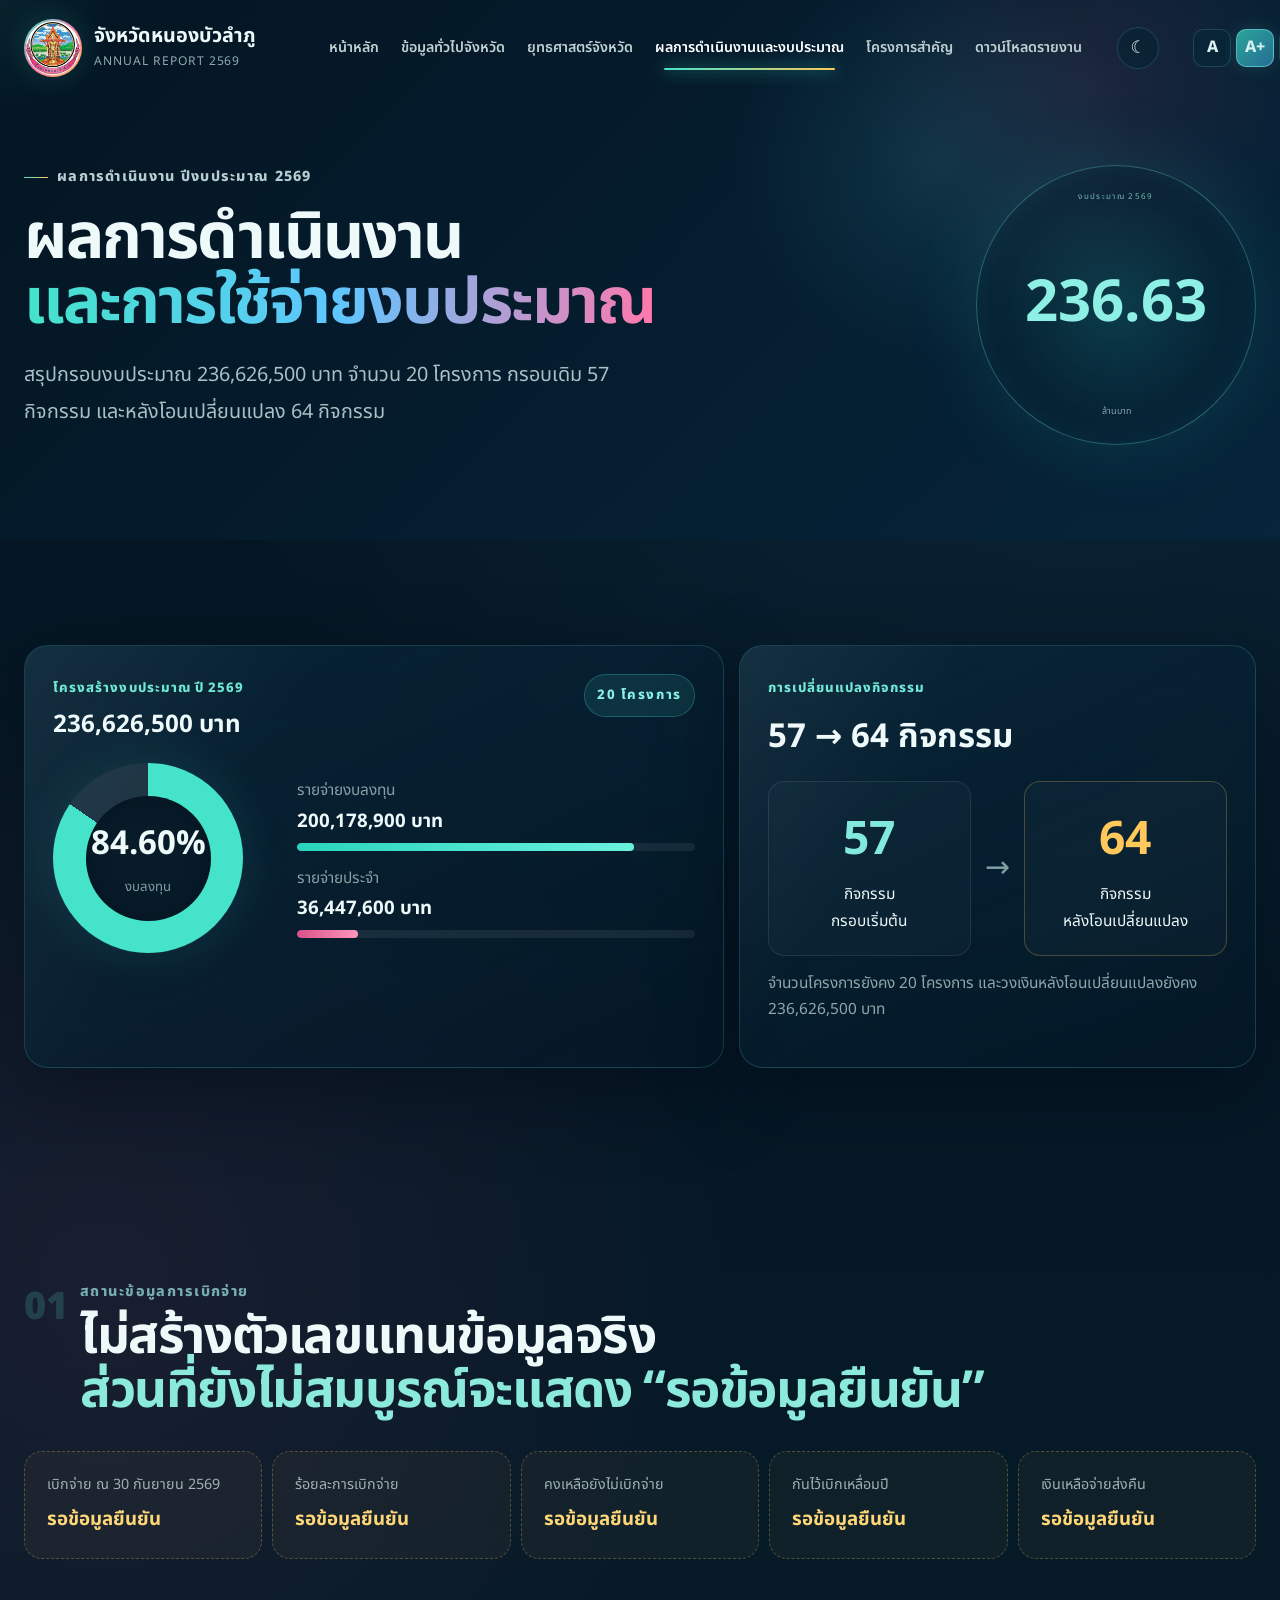
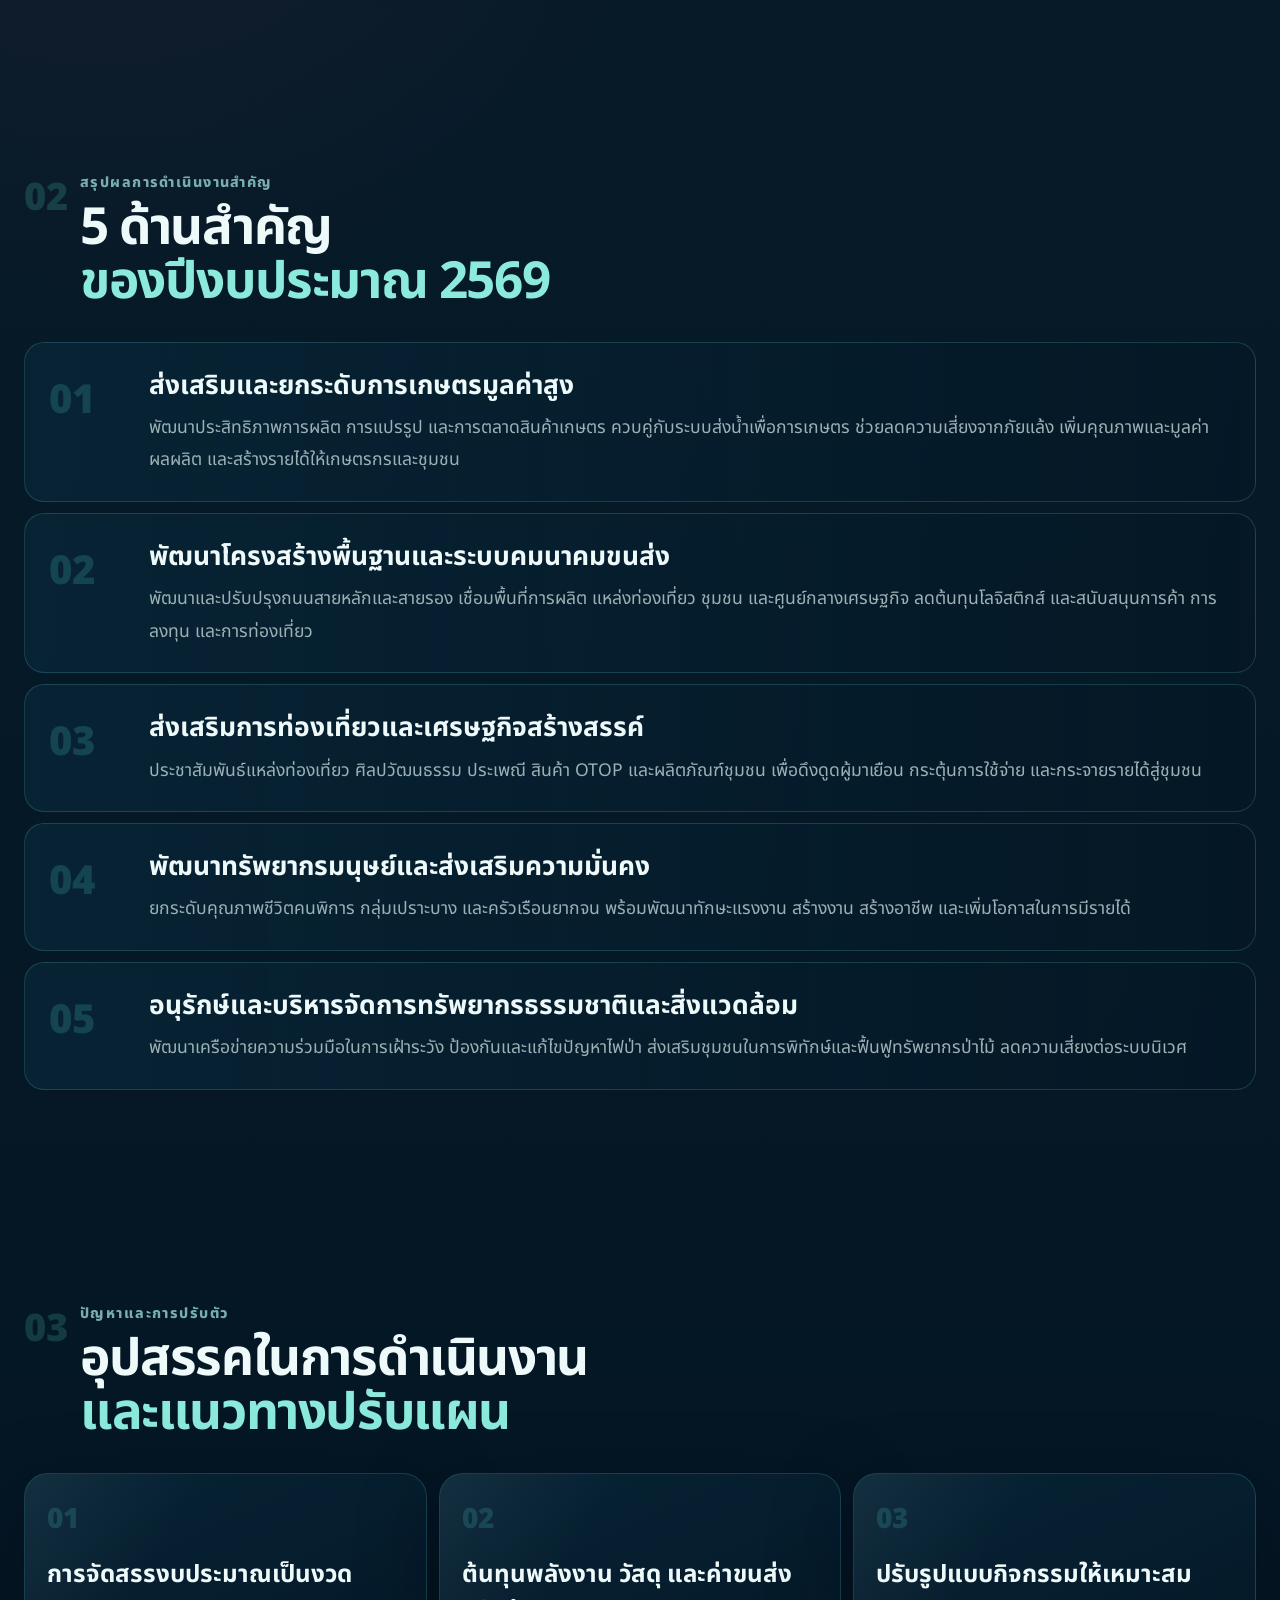
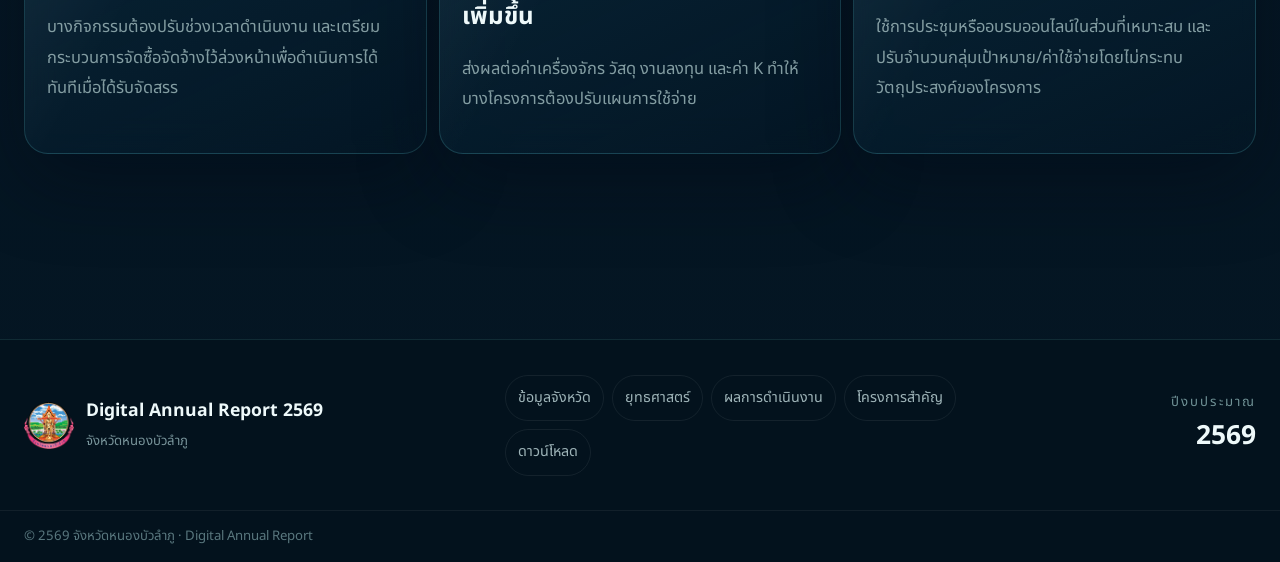
<file: results.html>
<!doctype html>
<html lang="th">
<head>
<meta charset="utf-8">
<meta name="viewport" content="width=device-width,initial-scale=1,viewport-fit=cover">
<meta name="theme-color" content="#041522">
<meta name="description" content="ผลการดำเนินงานและการใช้จ่ายงบประมาณจังหวัดหนองบัวลำภู ประจำปีงบประมาณ พ.ศ. 2569">
<meta property="og:title" content="ผลการดำเนินงานและงบประมาณ จังหวัดหนองบัวลำภู พ.ศ. 2569">
<meta property="og:description" content="ผลการดำเนินงานและการใช้จ่ายงบประมาณจังหวัดหนองบัวลำภู ประจำปีงบประมาณ พ.ศ. 2569">
<link rel="icon" href="/favicon.ico" sizes="any">
<link rel="icon" type="image/png" sizes="32x32" href="assets/images/logo/favicon-32x32.png">
<link rel="apple-touch-icon" sizes="180x180" href="assets/images/logo/apple-touch-icon.png">
<script>
(function(){
  try{
    var saved=localStorage.getItem('nblThemeChoice');
    var h=new Date().getHours();
    var theme=(saved==='day'||saved==='night')?saved:((h>=6&&h<18)?'day':'night');
    document.documentElement.dataset.theme=theme;
    document.documentElement.style.colorScheme=theme==='day'?'light':'dark';
  }catch(e){document.documentElement.dataset.theme='night';}
})();
</script>
<link rel="stylesheet" href="assets/css/styles.css">
<title>ผลการดำเนินงานและงบประมาณ จังหวัดหนองบัวลำภู พ.ศ. 2569</title>
</head>
<body data-page="results" class="innovation-page accessible-2569">
<div class="ambient-grid" aria-hidden="true"></div>
<div class="cursor-glow" aria-hidden="true"></div>
<div data-site-header></div>
<main>
<section class="subhero results-subhero">
  <div class="container subhero-grid">
    <div class="reveal"><div class="eyebrow"><span></span> ผลการดำเนินงาน ปีงบประมาณ 2569</div><h1>ผลการดำเนินงาน<br><em>และการใช้จ่ายงบประมาณ</em></h1><p>สรุปกรอบงบประมาณ 236,626,500 บาท จำนวน 20 โครงการ กรอบเดิม 57 กิจกรรม และหลังโอนเปลี่ยนแปลง 64 กิจกรรม</p></div>
    <div class="budget-orb reveal"><small>งบประมาณ 2569</small><b>236.63</b><span>ล้านบาท</span></div>
  </div>
</section>

<section class="section"><div class="container">
  <div class="budget-command">
    <article class="budget-primary glass-panel reveal">
      <div class="panel-head"><div><span class="panel-kicker">โครงสร้างงบประมาณ ปี 2569</span><h2>236,626,500 บาท</h2></div><span class="status-chip">20 โครงการ</span></div>
      <div class="budget-command-body">
        <div class="donut investment large"><div><b>84.60%</b><small>งบลงทุน</small></div></div>
        <div class="budget-lines">
          <div><small>รายจ่ายงบลงทุน</small><b>200,178,900 บาท</b><i><u style="width:84.6%"></u></i></div>
          <div><small>รายจ่ายประจำ</small><b>36,447,600 บาท</b><i><u class="pink" style="width:15.4%"></u></i></div>
        </div>
      </div>
    </article>
    <article class="activity-change glass-panel reveal">
      <span class="panel-kicker">การเปลี่ยนแปลงกิจกรรม</span><h2>57 → 64 กิจกรรม</h2>
      <div class="activity-flow"><div><b>57</b><span>กิจกรรม<br>กรอบเริ่มต้น</span></div><i>→</i><div class="after"><b>64</b><span>กิจกรรม<br>หลังโอนเปลี่ยนแปลง</span></div></div>
      <p>จำนวนโครงการยังคง 20 โครงการ และวงเงินหลังโอนเปลี่ยนแปลงยังคง 236,626,500 บาท</p>
    </article>
  </div>
</div></section>

<section class="section disbursement-status"><div class="container">
  <div class="section-heading reveal"><div><span class="section-no">01</span><small>สถานะข้อมูลการเบิกจ่าย</small><h2>ไม่สร้างตัวเลขแทนข้อมูลจริง<br><em>ส่วนที่ยังไม่สมบูรณ์จะแสดง “รอข้อมูลยืนยัน”</em></h2></div></div>
  <div class="pending-grid reveal">
    <article><small>เบิกจ่าย ณ 30 กันยายน 2569</small><b>รอข้อมูลยืนยัน</b></article>
    <article><small>ร้อยละการเบิกจ่าย</small><b>รอข้อมูลยืนยัน</b></article>
    <article><small>คงเหลือยังไม่เบิกจ่าย</small><b>รอข้อมูลยืนยัน</b></article>
    <article><small>กันไว้เบิกเหลื่อมปี</small><b>รอข้อมูลยืนยัน</b></article>
    <article><small>เงินเหลือจ่ายส่งคืน</small><b>รอข้อมูลยืนยัน</b></article>
  </div>
</div></section>

<section class="section fy69-result-summary"><div class="container">
  <div class="section-heading reveal"><div><span class="section-no">02</span><small>สรุปผลการดำเนินงานสำคัญ</small><h2>5 ด้านสำคัญ<br><em>ของปีงบประมาณ 2569</em></h2></div></div>
  <div class="result-area-list">
    <article class="reveal"><i>01</i><div><h3>ส่งเสริมและยกระดับการเกษตรมูลค่าสูง</h3><p>พัฒนาประสิทธิภาพการผลิต การแปรรูป และการตลาดสินค้าเกษตร ควบคู่กับระบบส่งน้ำเพื่อการเกษตร ช่วยลดความเสี่ยงจากภัยแล้ง เพิ่มคุณภาพและมูลค่าผลผลิต และสร้างรายได้ให้เกษตรกรและชุมชน</p></div></article>
    <article class="reveal"><i>02</i><div><h3>พัฒนาโครงสร้างพื้นฐานและระบบคมนาคมขนส่ง</h3><p>พัฒนาและปรับปรุงถนนสายหลักและสายรอง เชื่อมพื้นที่การผลิต แหล่งท่องเที่ยว ชุมชน และศูนย์กลางเศรษฐกิจ ลดต้นทุนโลจิสติกส์ และสนับสนุนการค้า การลงทุน และการท่องเที่ยว</p></div></article>
    <article class="reveal"><i>03</i><div><h3>ส่งเสริมการท่องเที่ยวและเศรษฐกิจสร้างสรรค์</h3><p>ประชาสัมพันธ์แหล่งท่องเที่ยว ศิลปวัฒนธรรม ประเพณี สินค้า OTOP และผลิตภัณฑ์ชุมชน เพื่อดึงดูดผู้มาเยือน กระตุ้นการใช้จ่าย และกระจายรายได้สู่ชุมชน</p></div></article>
    <article class="reveal"><i>04</i><div><h3>พัฒนาทรัพยากรมนุษย์และส่งเสริมความมั่นคง</h3><p>ยกระดับคุณภาพชีวิตคนพิการ กลุ่มเปราะบาง และครัวเรือนยากจน พร้อมพัฒนาทักษะแรงงาน สร้างงาน สร้างอาชีพ และเพิ่มโอกาสในการมีรายได้</p></div></article>
    <article class="reveal"><i>05</i><div><h3>อนุรักษ์และบริหารจัดการทรัพยากรธรรมชาติและสิ่งแวดล้อม</h3><p>พัฒนาเครือข่ายความร่วมมือในการเฝ้าระวัง ป้องกันและแก้ไขปัญหาไฟป่า ส่งเสริมชุมชนในการพิทักษ์และฟื้นฟูทรัพยากรป่าไม้ ลดความเสี่ยงต่อระบบนิเวศ</p></div></article>
  </div>
</div></section>

<section class="section challenge-section"><div class="container">
  <div class="section-heading reveal"><div><span class="section-no">03</span><small>ปัญหาและการปรับตัว</small><h2>อุปสรรคในการดำเนินงาน<br><em>และแนวทางปรับแผน</em></h2></div></div>
  <div class="challenge-grid">
    <article class="glass-panel reveal"><i>01</i><h3>การจัดสรรงบประมาณเป็นงวด</h3><p>บางกิจกรรมต้องปรับช่วงเวลาดำเนินงาน และเตรียมกระบวนการจัดซื้อจัดจ้างไว้ล่วงหน้าเพื่อดำเนินการได้ทันทีเมื่อได้รับจัดสรร</p></article>
    <article class="glass-panel reveal"><i>02</i><h3>ต้นทุนพลังงาน วัสดุ และค่าขนส่งเพิ่มขึ้น</h3><p>ส่งผลต่อค่าเครื่องจักร วัสดุ งานลงทุน และค่า K ทำให้บางโครงการต้องปรับแผนการใช้จ่าย</p></article>
    <article class="glass-panel reveal"><i>03</i><h3>ปรับรูปแบบกิจกรรมให้เหมาะสม</h3><p>ใช้การประชุมหรืออบรมออนไลน์ในส่วนที่เหมาะสม และปรับจำนวนกลุ่มเป้าหมาย/ค่าใช้จ่ายโดยไม่กระทบวัตถุประสงค์ของโครงการ</p></article>
  </div>
</div></section>
</main>
<div data-site-footer></div>
<div data-mobile-dock></div>
<script src="assets/js/data.js"></script>
<script src="assets/js/app.js"></script>
</body>
</html>
</file>
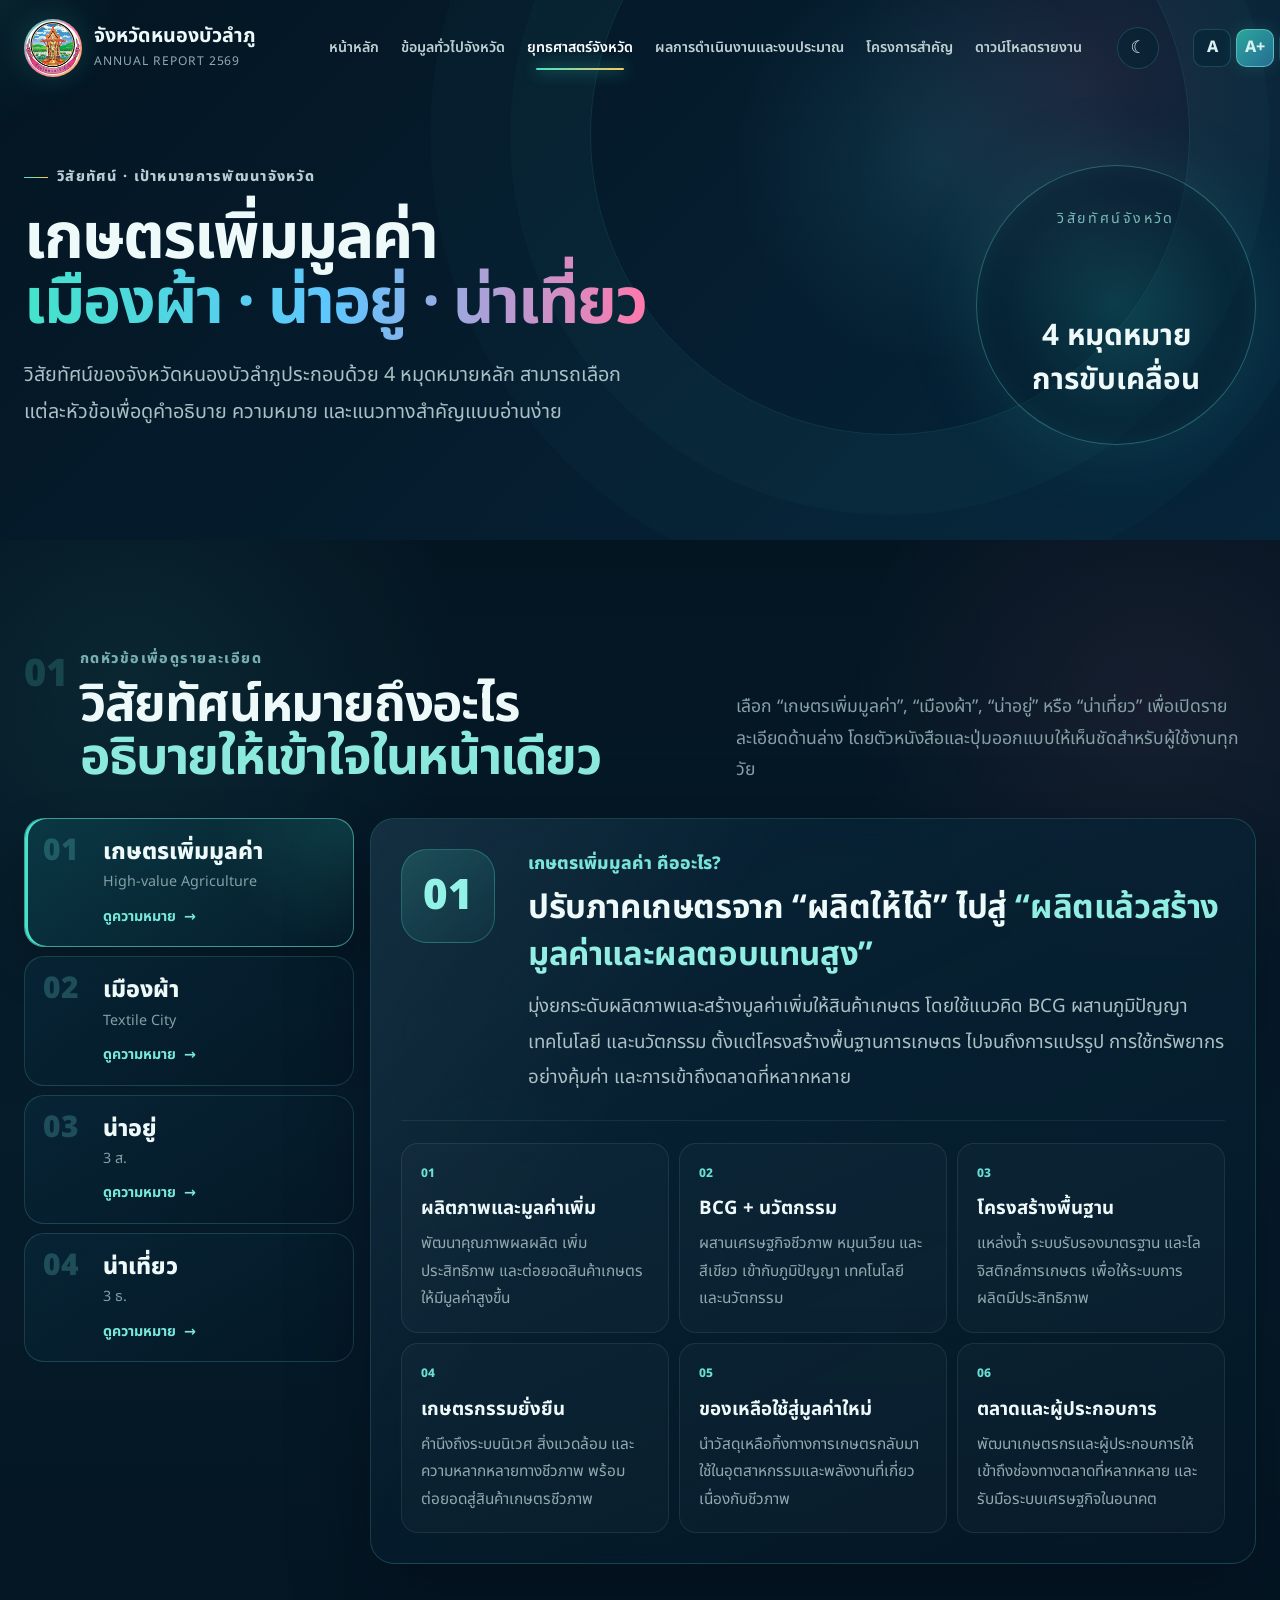
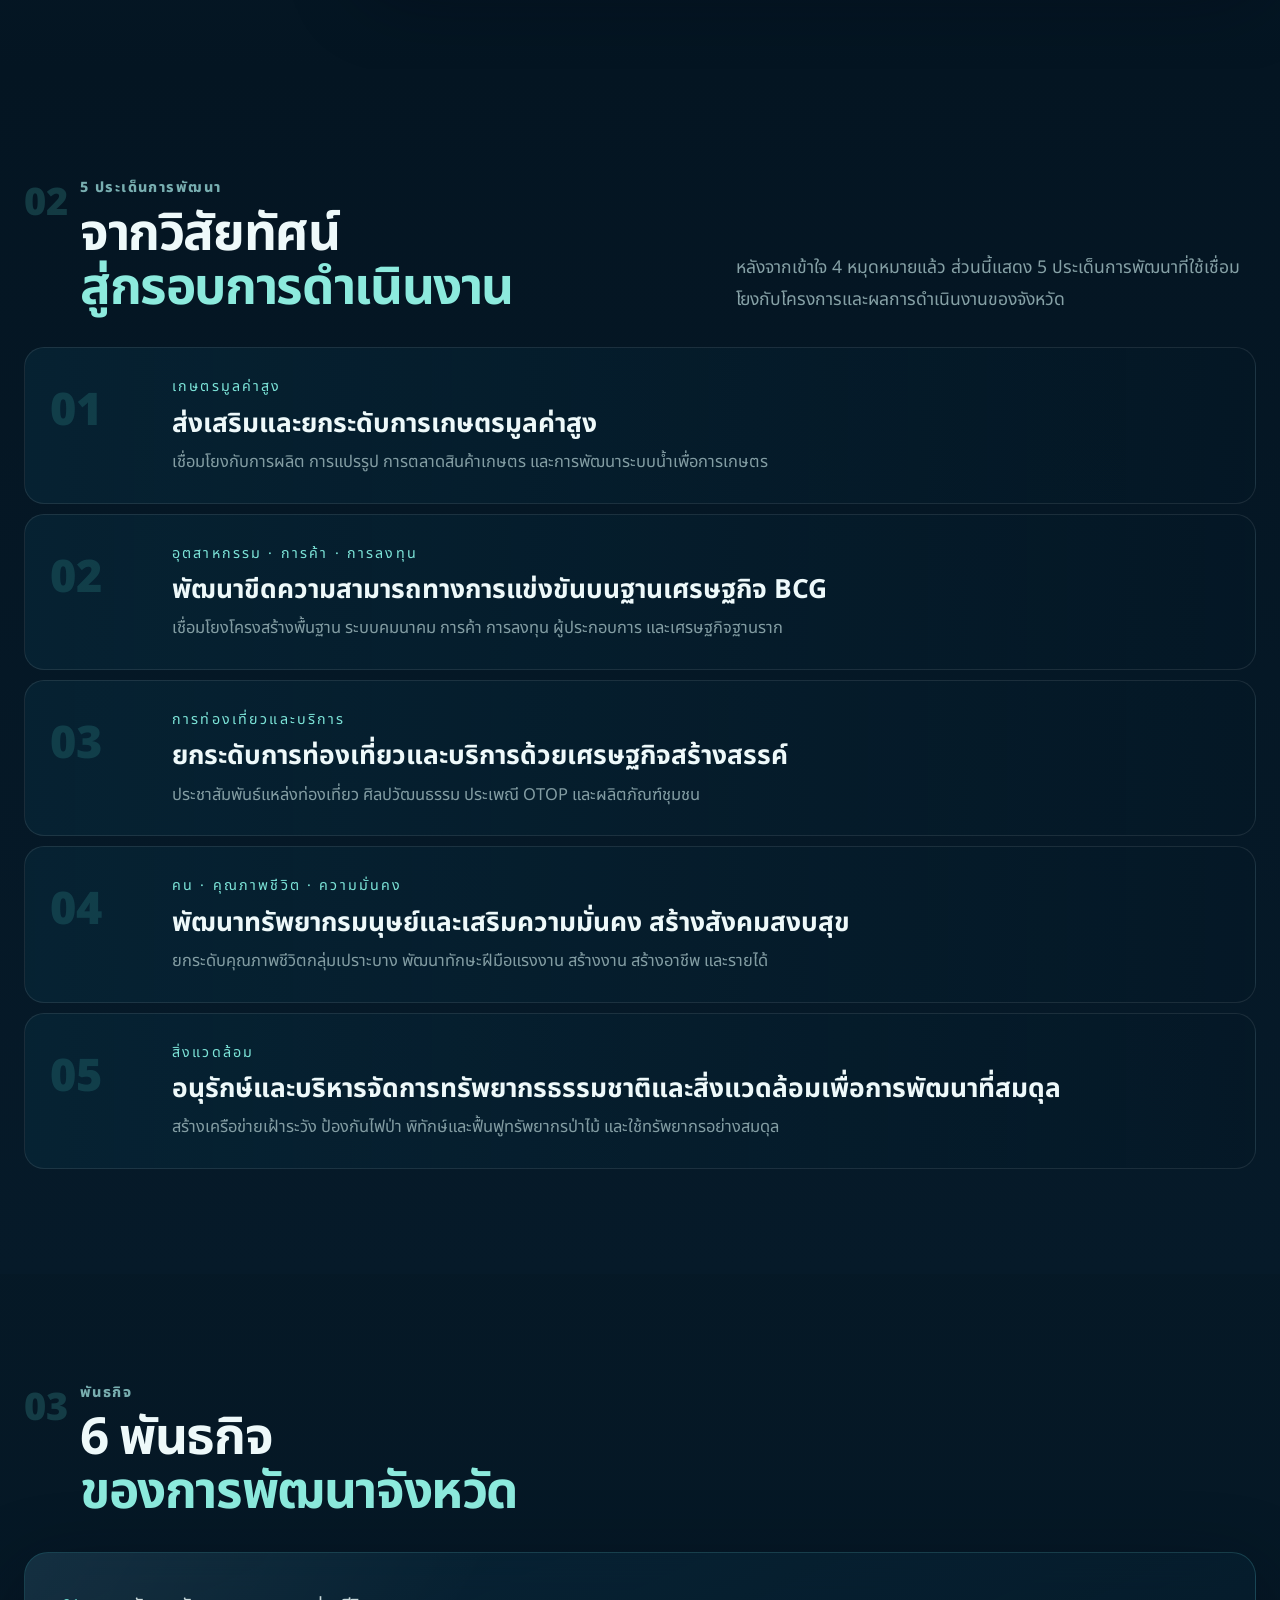
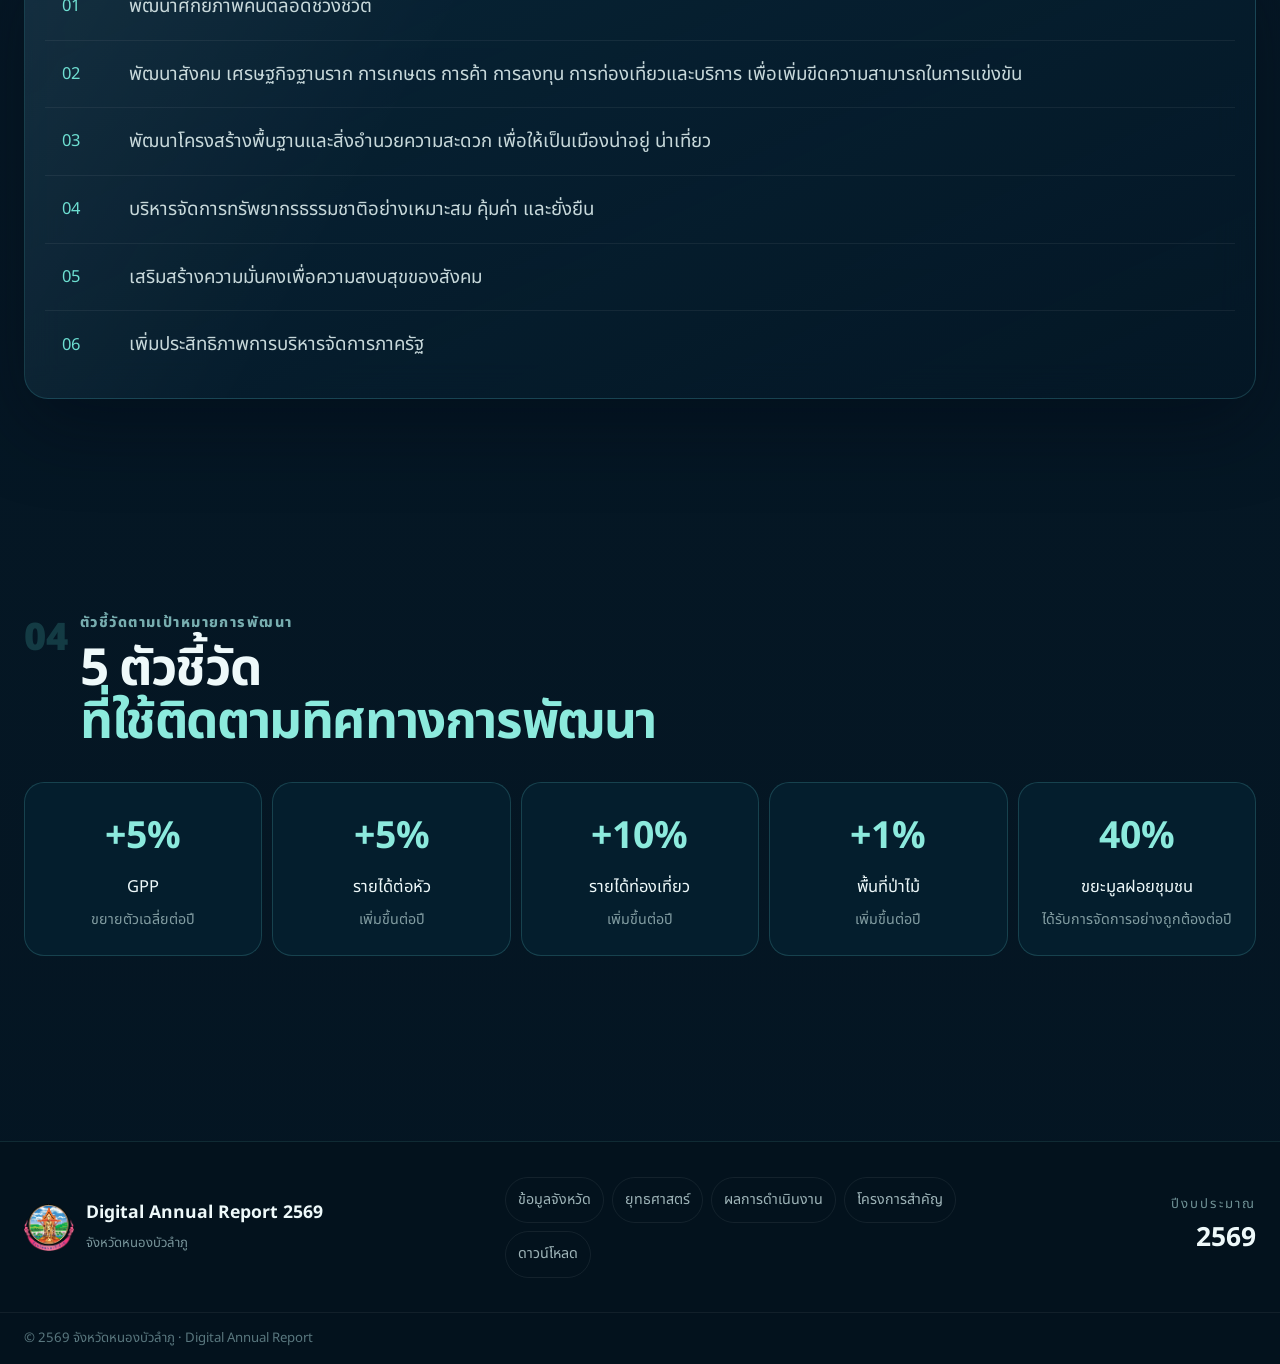
<file: strategy.html>
<!doctype html>
<html lang="th">
<head>
<meta charset="utf-8">
<meta name="viewport" content="width=device-width,initial-scale=1,viewport-fit=cover">
<meta name="theme-color" content="#041522">
<meta name="description" content="วิสัยทัศน์ พันธกิจ ตัวชี้วัด และ 5 ประเด็นการพัฒนาที่ใช้ประกอบ Annual Report 2569">
<meta property="og:title" content="ยุทธศาสตร์จังหวัดหนองบัวลำภู | Annual Report 2569">
<meta property="og:description" content="วิสัยทัศน์ พันธกิจ ตัวชี้วัด และ 5 ประเด็นการพัฒนาที่ใช้ประกอบ Annual Report 2569">
<link rel="icon" href="/favicon.ico" sizes="any">
<link rel="icon" type="image/png" sizes="32x32" href="assets/images/logo/favicon-32x32.png">
<link rel="apple-touch-icon" sizes="180x180" href="assets/images/logo/apple-touch-icon.png">
<script>
(function(){
  try{
    var saved=localStorage.getItem('nblThemeChoice');
    var h=new Date().getHours();
    var theme=(saved==='day'||saved==='night')?saved:((h>=6&&h<18)?'day':'night');
    document.documentElement.dataset.theme=theme;
    document.documentElement.style.colorScheme=theme==='day'?'light':'dark';
  }catch(e){document.documentElement.dataset.theme='night';}
})();
</script>
<link rel="stylesheet" href="assets/css/styles.css">
<title>ยุทธศาสตร์จังหวัดหนองบัวลำภู | Annual Report 2569</title>
</head>
<body data-page="strategy" class="innovation-page accessible-2569">
<div class="ambient-grid" aria-hidden="true"></div>
<div class="cursor-glow" aria-hidden="true"></div>
<div data-site-header></div>
<main>
<section class="subhero strategy-subhero strategy-vision-hero">
  <div class="strategy-rings" aria-hidden="true"></div>
  <div class="container subhero-grid">
    <div class="reveal">
      <div class="eyebrow"><span></span> วิสัยทัศน์ · เป้าหมายการพัฒนาจังหวัด</div>
      <h1>เกษตรเพิ่มมูลค่า<br><em>เมืองผ้า · น่าอยู่ · น่าเที่ยว</em></h1>
      <p>วิสัยทัศน์ของจังหวัดหนองบัวลำภูประกอบด้วย 4 หมุดหมายหลัก สามารถเลือกแต่ละหัวข้อเพื่อดูคำอธิบาย ความหมาย และแนวทางสำคัญแบบอ่านง่าย</p>
    </div>
    <div class="vision-orb reveal">
      <small>วิสัยทัศน์จังหวัด</small>
      <b>4 หมุดหมาย<br>การขับเคลื่อน</b>
    </div>
  </div>
</section>

<section class="section vision-explorer-section">
  <div class="container">
    <div class="section-heading reveal">
      <div>
        <span class="section-no">01</span>
        <small>กดหัวข้อเพื่อดูรายละเอียด</small>
        <h2>วิสัยทัศน์หมายถึงอะไร<br><em>อธิบายให้เข้าใจในหน้าเดียว</em></h2>
      </div>
      <p>เลือก “เกษตรเพิ่มมูลค่า”, “เมืองผ้า”, “น่าอยู่” หรือ “น่าเที่ยว” เพื่อเปิดรายละเอียดด้านล่าง โดยตัวหนังสือและปุ่มออกแบบให้เห็นชัดสำหรับผู้ใช้งานทุกวัย</p>
    </div>

    <div class="vision-explorer reveal" data-vision-explorer>
      <div class="vision-tabs" role="tablist" aria-label="เลือกหมุดหมายวิสัยทัศน์">
        <button class="vision-tab active" type="button" role="tab" aria-selected="true" data-vision-tab="agri">
          <i>01</i>
          <span>เกษตรเพิ่มมูลค่า</span>
          <small>High-value Agriculture</small>
          <b>ดูความหมาย <u>→</u></b>
        </button>
        <button class="vision-tab" type="button" role="tab" aria-selected="false" data-vision-tab="textile">
          <i>02</i>
          <span>เมืองผ้า</span>
          <small>Textile City</small>
          <b>ดูความหมาย <u>→</u></b>
        </button>
        <button class="vision-tab" type="button" role="tab" aria-selected="false" data-vision-tab="livable">
          <i>03</i>
          <span>น่าอยู่</span>
          <small>3 ส.</small>
          <b>ดูความหมาย <u>→</u></b>
        </button>
        <button class="vision-tab" type="button" role="tab" aria-selected="false" data-vision-tab="tourism">
          <i>04</i>
          <span>น่าเที่ยว</span>
          <small>3 ธ.</small>
          <b>ดูความหมาย <u>→</u></b>
        </button>
      </div>

      <div class="vision-detail glass-panel" data-vision-panel="agri" role="tabpanel">
        <div class="vision-detail-head">
          <div class="vision-big-no">01</div>
          <div>
            <span class="vision-kicker">เกษตรเพิ่มมูลค่า คืออะไร?</span>
            <h3>ปรับภาคเกษตรจาก “ผลิตให้ได้” ไปสู่ <em>“ผลิตแล้วสร้างมูลค่าและผลตอบแทนสูง”</em></h3>
            <p>มุ่งยกระดับผลิตภาพและสร้างมูลค่าเพิ่มให้สินค้าเกษตร โดยใช้แนวคิด BCG ผสานภูมิปัญญา เทคโนโลยี และนวัตกรรม ตั้งแต่โครงสร้างพื้นฐานการเกษตร ไปจนถึงการแปรรูป การใช้ทรัพยากรอย่างคุ้มค่า และการเข้าถึงตลาดที่หลากหลาย</p>
          </div>
        </div>
        <div class="vision-key-grid agri-grid">
          <article><i>01</i><b>ผลิตภาพและมูลค่าเพิ่ม</b><span>พัฒนาคุณภาพผลผลิต เพิ่มประสิทธิภาพ และต่อยอดสินค้าเกษตรให้มีมูลค่าสูงขึ้น</span></article>
          <article><i>02</i><b>BCG + นวัตกรรม</b><span>ผสานเศรษฐกิจชีวภาพ หมุนเวียน และสีเขียว เข้ากับภูมิปัญญา เทคโนโลยี และนวัตกรรม</span></article>
          <article><i>03</i><b>โครงสร้างพื้นฐาน</b><span>แหล่งน้ำ ระบบรับรองมาตรฐาน และโลจิสติกส์การเกษตร เพื่อให้ระบบการผลิตมีประสิทธิภาพ</span></article>
          <article><i>04</i><b>เกษตรกรรมยั่งยืน</b><span>คำนึงถึงระบบนิเวศ สิ่งแวดล้อม และความหลากหลายทางชีวภาพ พร้อมต่อยอดสู่สินค้าเกษตรชีวภาพ</span></article>
          <article><i>05</i><b>ของเหลือใช้สู่มูลค่าใหม่</b><span>นำวัสดุเหลือทิ้งทางการเกษตรกลับมาใช้ในอุตสาหกรรมและพลังงานที่เกี่ยวเนื่องกับชีวภาพ</span></article>
          <article><i>06</i><b>ตลาดและผู้ประกอบการ</b><span>พัฒนาเกษตรกรและผู้ประกอบการให้เข้าถึงช่องทางตลาดที่หลากหลาย และรับมือระบบเศรษฐกิจในอนาคต</span></article>
        </div>
      </div>

      <div class="vision-detail glass-panel" data-vision-panel="textile" role="tabpanel" hidden>
        <div class="vision-detail-head">
          <div class="vision-big-no textile-no">02</div>
          <div>
            <span class="vision-kicker textile-kicker">เมืองผ้า คืออะไร?</span>
            <h3>พัฒนาหนองบัวลำภูให้เป็น <em>“ศูนย์กลางเมืองผ้า”</em> ของภูมิภาคและประเทศ</h3>
            <p>พัฒนาผ้าทอตลอดห่วงโซ่คุณค่า ตั้งแต่วัตถุดิบ เส้นใย การย้อม การหมัก การทอ การรักษาลวดลายอัตลักษณ์ ไปจนถึงการพัฒนาผลิตภัณฑ์ เครื่องแต่งกาย แหล่งเรียนรู้ และตลาด</p>
          </div>
        </div>
        <div class="vision-flow">
          <div><i>01</i><b>วัตถุดิบ</b><span>ส่งเสริมการปลูกหม่อนและฝ้าย เพื่อผลิตเส้นใยอินทรีย์</span></div>
          <em>→</em>
          <div><i>02</i><b>กระบวนการผลิต</b><span>พัฒนาการย้อมสี หมักผ้า การทอ และมาตรฐานคุณภาพ</span></div>
          <em>→</em>
          <div><i>03</i><b>อัตลักษณ์</b><span>รักษาและพัฒนาลวดลายจากภูมิปัญญาท้องถิ่นให้เป็นที่ยอมรับของตลาด</span></div>
          <em>→</em>
          <div><i>04</i><b>นวัตกรรมและตลาด</b><span>เชื่อมเทคโนโลยี วิชชาลัยผ้า การออกแบบ เครื่องแต่งกาย และการจำหน่าย</span></div>
        </div>
        <div class="vision-callout textile-callout">
          <b>ภาพปลายทางของ “เมืองผ้า”</b>
          <span>หนองบัวลำภูเป็นทั้งแหล่งเรียนรู้ แหล่งพัฒนาสร้างสรรค์ และแหล่งจำหน่ายผ้าทอในระดับภูมิภาคและประเทศ</span>
        </div>
      </div>

      <div class="vision-detail glass-panel" data-vision-panel="livable" role="tabpanel" hidden>
        <div class="vision-detail-head">
          <div class="vision-big-no cyan-no">03</div>
          <div>
            <span class="vision-kicker cyan-kicker">น่าอยู่ คืออะไร?</span>
            <h3>เมืองน่าอยู่ของหนองบัวลำภู = <em>“3 ส.”</em></h3>
            <p>การเป็นเมืองน่าอยู่ไม่ได้หมายถึงแค่ความสวยงาม แต่ต้องครอบคลุมสิ่งแวดล้อม โครงสร้างพื้นฐาน เศรษฐกิจ คุณภาพชีวิต ความปลอดภัย และความเข้มแข็งของชุมชน</p>
          </div>
        </div>
        <div class="three-concept-grid">
          <article class="concept-clean">
            <div class="concept-icon">ส</div>
            <small>ส. ที่ 1</small>
            <h4>สะอาด</h4>
            <p>เมืองสะอาด ประชาชนมีคุณภาพชีวิตดีและมีอาหารปลอดภัย ส่งเสริมเทคโนโลยีสะอาด พื้นที่สีเขียว และชุมชนที่เป็นมิตรกับสิ่งแวดล้อม</p>
            <ul><li>จัดการของเสียและน้ำเสีย</li><li>ลดฝุ่น ควัน และมลพิษทางอากาศ</li><li>เพิ่มพื้นที่สีเขียว</li><li>ส่งเสริมการผลิตที่เป็นมิตรต่อสิ่งแวดล้อม</li></ul>
          </article>
          <article class="concept-convenient">
            <div class="concept-icon">ส</div>
            <small>ส. ที่ 2</small>
            <h4>สะดวก</h4>
            <p>มีโครงสร้างพื้นฐาน สาธารณูปโภค และสาธารณูปการที่ได้มาตรฐาน รองรับการค้า การลงทุน การท่องเที่ยว และบริการ</p>
            <ul><li>โครงสร้างพื้นฐานได้มาตรฐาน</li><li>แรงงานคุณภาพสูง</li><li>SME / วิสาหกิจชุมชน / วิสาหกิจเพื่อสังคมเข้มแข็ง</li><li>เข้าถึงเทคโนโลยีและตลาดสมัยใหม่</li></ul>
          </article>
          <article class="concept-safe">
            <div class="concept-icon">ส</div>
            <small>ส. ที่ 3</small>
            <h4>สงบสุขและปลอดภัย</h4>
            <p>ชุมชนปลอดภัย พึ่งพาตนเองได้ รักษาวัฒนธรรมและภูมิปัญญา พร้อมยกระดับคุณภาพชีวิตของคนทุกช่วงวัยอย่างเท่าเทียม</p>
            <ul><li>ชุมชนและครอบครัวเข้มแข็ง</li><li>สืบสานประเพณีและภูมิปัญญา</li><li>ดูแลผู้สูงอายุ ผู้พิการ และผู้ป่วย</li><li>พัฒนาสาธารณสุขและนวัตกรรมเพื่อคุณภาพชีวิต</li></ul>
          </article>
        </div>
      </div>

      <div class="vision-detail glass-panel" data-vision-panel="tourism" role="tabpanel" hidden>
        <div class="vision-detail-head">
          <div class="vision-big-no gold-no">04</div>
          <div>
            <span class="vision-kicker gold-kicker">น่าเที่ยว คืออะไร?</span>
            <h3>เมืองน่าเที่ยวของหนองบัวลำภู = <em>“3 ธ.”</em></h3>
            <p>พัฒนาการท่องเที่ยวจากทรัพยากรและอัตลักษณ์ที่จังหวัดมีอยู่จริง ทั้งศรัทธา ธรรมชาติ และวัฒนธรรม พร้อมสร้างประสบการณ์ที่ดีและส่งเสริมการอนุรักษ์อย่างยั่งยืน</p>
          </div>
        </div>
        <div class="three-concept-grid tourism-concepts">
          <article>
            <div class="concept-icon">ธ</div>
            <small>ธ. ที่ 1</small>
            <h4>ธรรมะ</h4>
            <p>ตามรอยศรัทธาเกจิอาจารย์ วัด โบราณสถาน พุทธศิลป์ และกิจกรรมทางพระพุทธศาสนา เพื่อการพักผ่อนทั้งกายและใจ</p>
            <ul><li>ท่องเที่ยวตามรอยศรัทธา</li><li>สถาปัตยกรรม จิตรกรรม และพุทธศิลป์</li><li>กิจกรรมวันสำคัญทางศาสนา</li><li>สมาธิและปฏิบัติธรรม</li></ul>
          </article>
          <article>
            <div class="concept-icon">ธ</div>
            <small>ธ. ที่ 2</small>
            <h4>ธรรมชาติ</h4>
            <p>ส่งเสริมแหล่งท่องเที่ยวทางธรรมชาติที่มีเอกลักษณ์ ทั้งเชิงนิเวศ วิทยาศาสตร์ และเกษตร พร้อมสิ่งอำนวยความสะดวกที่เป็นมิตรต่อสิ่งแวดล้อม</p>
            <ul><li>ท่องเที่ยวเชิงนิเวศ</li><li>ท่องเที่ยวเชิงวิทยาศาสตร์</li><li>ท่องเที่ยวเชิงเกษตร</li><li>อนุรักษ์และสร้างจิตสำนึก</li></ul>
          </article>
          <article>
            <div class="concept-icon">ธ</div>
            <small>ธ. ที่ 3</small>
            <h4>วัฒนธรรม</h4>
            <p>นำวัฒนธรรม ขนบธรรมเนียม ประเพณี วิถีชีวิต และภูมิปัญญาท้องถิ่นมาสร้างประสบการณ์ท่องเที่ยวและรายได้ให้ชุมชน</p>
            <ul><li>ท่องเที่ยวชุมชน</li><li>งานประเพณีท้องถิ่น</li><li>ผลิตภัณฑ์ชุมชน</li><li>เผยแพร่มรดกภูมิปัญญา</li></ul>
          </article>
        </div>
      </div>
    </div>
  </div>
</section>

<section class="section issue-section strategy-issues-after-vision"><div class="container">
  <div class="section-heading reveal"><div><span class="section-no">02</span><small>5 ประเด็นการพัฒนา</small><h2>จากวิสัยทัศน์<br><em>สู่กรอบการดำเนินงาน</em></h2></div><p>หลังจากเข้าใจ 4 หมุดหมายแล้ว ส่วนนี้แสดง 5 ประเด็นการพัฒนาที่ใช้เชื่อมโยงกับโครงการและผลการดำเนินงานของจังหวัด</p></div>
  <div class="issue-architecture">
    <article class="issue-block reveal"><i>01</i><div><span>เกษตรมูลค่าสูง</span><h3>ส่งเสริมและยกระดับการเกษตรมูลค่าสูง</h3><p>เชื่อมโยงกับการผลิต การแปรรูป การตลาดสินค้าเกษตร และการพัฒนาระบบน้ำเพื่อการเกษตร</p></div></article>
    <article class="issue-block reveal"><i>02</i><div><span>อุตสาหกรรม · การค้า · การลงทุน</span><h3>พัฒนาขีดความสามารถทางการแข่งขันบนฐานเศรษฐกิจ BCG</h3><p>เชื่อมโยงโครงสร้างพื้นฐาน ระบบคมนาคม การค้า การลงทุน ผู้ประกอบการ และเศรษฐกิจฐานราก</p></div></article>
    <article class="issue-block reveal"><i>03</i><div><span>การท่องเที่ยวและบริการ</span><h3>ยกระดับการท่องเที่ยวและบริการด้วยเศรษฐกิจสร้างสรรค์</h3><p>ประชาสัมพันธ์แหล่งท่องเที่ยว ศิลปวัฒนธรรม ประเพณี OTOP และผลิตภัณฑ์ชุมชน</p></div></article>
    <article class="issue-block reveal"><i>04</i><div><span>คน · คุณภาพชีวิต · ความมั่นคง</span><h3>พัฒนาทรัพยากรมนุษย์และเสริมความมั่นคง สร้างสังคมสงบสุข</h3><p>ยกระดับคุณภาพชีวิตกลุ่มเปราะบาง พัฒนาทักษะฝีมือแรงงาน สร้างงาน สร้างอาชีพ และรายได้</p></div></article>
    <article class="issue-block reveal"><i>05</i><div><span>สิ่งแวดล้อม</span><h3>อนุรักษ์และบริหารจัดการทรัพยากรธรรมชาติและสิ่งแวดล้อมเพื่อการพัฒนาที่สมดุล</h3><p>สร้างเครือข่ายเฝ้าระวัง ป้องกันไฟป่า พิทักษ์และฟื้นฟูทรัพยากรป่าไม้ และใช้ทรัพยากรอย่างสมดุล</p></div></article>
  </div>
</div></section>

<section class="section targets-section"><div class="container">
  <div class="section-heading reveal"><div><span class="section-no">03</span><small>พันธกิจ</small><h2>6 พันธกิจ<br><em>ของการพัฒนาจังหวัด</em></h2></div></div>
  <div class="mission-list glass-panel reveal">
    <div><i>01</i><span>พัฒนาศักยภาพคนตลอดช่วงชีวิต</span></div>
    <div><i>02</i><span>พัฒนาสังคม เศรษฐกิจฐานราก การเกษตร การค้า การลงทุน การท่องเที่ยวและบริการ เพื่อเพิ่มขีดความสามารถในการแข่งขัน</span></div>
    <div><i>03</i><span>พัฒนาโครงสร้างพื้นฐานและสิ่งอำนวยความสะดวก เพื่อให้เป็นเมืองน่าอยู่ น่าเที่ยว</span></div>
    <div><i>04</i><span>บริหารจัดการทรัพยากรธรรมชาติอย่างเหมาะสม คุ้มค่า และยั่งยืน</span></div>
    <div><i>05</i><span>เสริมสร้างความมั่นคงเพื่อความสงบสุขของสังคม</span></div>
    <div><i>06</i><span>เพิ่มประสิทธิภาพการบริหารจัดการภาครัฐ</span></div>
  </div>
</div></section>

<section class="section indicator-section"><div class="container">
  <div class="section-heading reveal"><div><span class="section-no">04</span><small>ตัวชี้วัดตามเป้าหมายการพัฒนา</small><h2>5 ตัวชี้วัด<br><em>ที่ใช้ติดตามทิศทางการพัฒนา</em></h2></div></div>
  <div class="indicator-grid reveal">
    <article><b>+5%</b><span>GPP</span><small>ขยายตัวเฉลี่ยต่อปี</small></article>
    <article><b>+5%</b><span>รายได้ต่อหัว</span><small>เพิ่มขึ้นต่อปี</small></article>
    <article><b>+10%</b><span>รายได้ท่องเที่ยว</span><small>เพิ่มขึ้นต่อปี</small></article>
    <article><b>+1%</b><span>พื้นที่ป่าไม้</span><small>เพิ่มขึ้นต่อปี</small></article>
    <article><b>40%</b><span>ขยะมูลฝอยชุมชน</span><small>ได้รับการจัดการอย่างถูกต้องต่อปี</small></article>
  </div>
</div></section>
</main>
<div data-site-footer></div>
<div data-mobile-dock></div>
<script src="assets/js/data.js"></script>
<script src="assets/js/app.js"></script>
</body>
</html>
</file>
<file: assets/css/styles.css>
@import url('https://fonts.googleapis.com/css2?family=Noto+Sans+Thai:wght@300;400;500;600;700;800;900&display=swap');

:root{
 --bg:#041522;--bg2:#061d2d;--panel:rgba(5,27,43,.72);--panel2:rgba(8,38,57,.82);
 --line:rgba(103,210,216,.20);--line2:rgba(255,255,255,.09);
 --text:#eef9fa;--muted:#92aeb5;--teal:#44e3ca;--cyan:#5fc6ff;--pink:#ff78ac;--gold:#ffc85a;--green:#77e08d;
 --shadow:0 26px 80px rgba(0,8,18,.42);--radius:24px;--max:1500px;
}
*{box-sizing:border-box}
html{scroll-behavior:smooth}
body{margin:0;font-family:"Noto Sans Thai",system-ui,sans-serif;background:
 radial-gradient(circle at 85% 2%,rgba(79,174,232,.12),transparent 25%),
 radial-gradient(circle at 8% 34%,rgba(255,97,160,.08),transparent 23%),
 linear-gradient(180deg,#041522 0%,#061a28 46%,#041522 100%);color:var(--text);overflow-x:hidden}
body.menu-open{overflow:hidden}
a{color:inherit;text-decoration:none}
img{display:block;max-width:100%}
button{font:inherit}
.container{width:min(calc(100% - 48px),var(--max));margin:auto;position:relative}
.ambient-grid{position:fixed;inset:0;pointer-events:none;opacity:.15;z-index:-1;background-image:linear-gradient(rgba(102,213,226,.06) 1px,transparent 1px),linear-gradient(90deg,rgba(102,213,226,.05) 1px,transparent 1px);background-size:72px 72px;mask-image:linear-gradient(to bottom,black,transparent 80%)}
.cursor-glow{position:fixed;z-index:100;left:-130px;top:-130px;width:260px;height:260px;border-radius:50%;background:radial-gradient(circle,rgba(68,227,202,.07),transparent 68%);pointer-events:none;will-change:transform}

.site-header{position:fixed;z-index:90;top:0;left:0;right:0;transition:.25s}
.header-inner{height:88px;display:flex;align-items:center;gap:26px;transition:.25s}
.site-header.scrolled{background:rgba(3,16,27,.78);backdrop-filter:blur(22px);border-bottom:1px solid rgba(126,229,231,.12)}
.site-header.scrolled .header-inner{height:70px}
.brand{display:flex;align-items:center;gap:12px;min-width:290px}
.brand-logo{width:58px;height:58px;border-radius:50%;padding:2px;background:linear-gradient(135deg,var(--teal),var(--pink),var(--gold));box-shadow:0 0 30px rgba(68,227,202,.16)}
.brand-logo img{width:100%;height:100%;object-fit:contain;border-radius:50%;background:#fff}
.brand b{display:block;font-size:16px}.brand small{display:block;font-size:8px;letter-spacing:.16em;color:#91aab1;margin-top:2px}
.desktop-nav{display:flex;align-items:center;gap:4px;margin-left:auto}
.desktop-nav a{position:relative;padding:11px 12px;border-radius:12px;font-size:11px;color:#bfd0d3;font-weight:600;white-space:nowrap;transition:.2s}
.desktop-nav a:hover{color:#fff;background:rgba(255,255,255,.05)}
.desktop-nav a.active{color:#fff}
.desktop-nav a.active:after{content:"";position:absolute;height:2px;left:18px;right:18px;bottom:2px;border-radius:4px;background:linear-gradient(90deg,var(--teal),var(--gold));box-shadow:0 0 15px var(--teal)}
.menu-toggle{display:none;width:42px;height:42px;border:1px solid var(--line);background:rgba(9,38,56,.65);border-radius:13px;margin-left:auto}
.menu-toggle span{display:block;width:18px;height:1.5px;background:#fff;margin:5px auto;transition:.2s}
.menu-toggle.open span:first-child{transform:translateY(3.25px) rotate(45deg)}.menu-toggle.open span:last-child{transform:translateY(-3.25px) rotate(-45deg)}
.mobile-sheet{display:none}
.mobile-dock{display:none}

.glass-panel{background:linear-gradient(155deg,rgba(8,39,58,.80),rgba(4,23,38,.62));border:1px solid var(--line);box-shadow:var(--shadow);backdrop-filter:blur(18px);border-radius:var(--radius);position:relative;overflow:hidden}
.glass-panel:before{content:"";position:absolute;inset:0;pointer-events:none;background:linear-gradient(120deg,rgba(255,255,255,.055),transparent 32%)}
.eyebrow{display:inline-flex;align-items:center;gap:9px;font-size:9px;letter-spacing:.16em;font-weight:800;color:#b6cdd1}
.eyebrow span{width:24px;height:1px;background:linear-gradient(90deg,var(--teal),var(--gold))}
.btn{display:inline-flex;align-items:center;justify-content:center;gap:11px;padding:13px 18px;border-radius:14px;font-size:12px;font-weight:800;transition:.25s;border:1px solid transparent}
.btn.glow{background:linear-gradient(135deg,rgba(36,180,168,.95),rgba(31,126,165,.95));box-shadow:0 15px 45px rgba(49,209,199,.22),inset 0 0 0 1px rgba(255,255,255,.15)}
.btn.glow:hover{transform:translateY(-3px);box-shadow:0 20px 52px rgba(49,209,199,.30)}
.btn.glass{border-color:var(--line);background:rgba(4,28,43,.42);backdrop-filter:blur(12px)}
.btn.glass:hover{background:rgba(12,52,70,.6)}
.text-link,.inline-link{font-size:11px;color:#a9edf0;font-weight:700}
.text-link:hover,.inline-link:hover{color:#fff}

.hero{min-height:760px;position:relative;padding:125px 0 0;overflow:hidden}
.hero-bg{position:absolute;inset:-20px;background-image:url('../images/province/innovation-hero.webp');background-size:cover;background-position:center 43%;transform:scale(1.045);transition:transform .25s ease-out;will-change:transform}
.hero-shade{position:absolute;inset:0;background:
 linear-gradient(90deg,rgba(2,13,24,.95) 0%,rgba(3,17,29,.82) 39%,rgba(3,18,30,.45) 66%,rgba(2,14,24,.72) 100%),
 linear-gradient(180deg,rgba(3,16,27,.68) 0%,rgba(3,16,27,.15) 48%,#041522 96%)}
.hero-orbit{position:absolute;border:1px solid rgba(83,222,219,.15);border-radius:50%;pointer-events:none}
.orbit-a{width:620px;height:620px;left:27%;top:-155px;box-shadow:0 0 80px rgba(62,208,211,.03)}
.orbit-b{width:420px;height:420px;left:34%;top:-55px;border-style:dashed;animation:spin 42s linear infinite}
@keyframes spin{to{transform:rotate(360deg)}}
.hero-grid{display:grid;grid-template-columns:1.04fr .96fr;gap:42px;align-items:center;z-index:2}
.hero-copy{padding:48px 0 120px}
.hero-copy h1{font-size:clamp(48px,5vw,82px);line-height:1.02;letter-spacing:-2.2px;margin:18px 0 18px;font-weight:900}
.hero-copy h1 em{font-style:normal;background:linear-gradient(90deg,var(--teal),#82d6ff 53%,var(--pink));-webkit-background-clip:text;background-clip:text;color:transparent}
.hero-lead{font-size:15px;line-height:1.9;color:#c4d5d7;max-width:700px;margin:0 0 22px}
.hero-actions{display:flex;gap:10px;flex-wrap:wrap}
.vision-chip{margin-top:20px;padding:13px 15px;border-left:2px solid var(--pink);background:linear-gradient(90deg,rgba(6,38,52,.76),transparent);max-width:600px}
.vision-chip small{display:block;font-size:9px;color:#8eb1b7}.vision-chip b{font-size:13px}
.hero-map{align-self:center;padding:18px;margin-bottom:88px}
.panel-head{display:flex;align-items:flex-start;justify-content:space-between;gap:15px;position:relative;z-index:1}
.panel-head h2,.panel-head h3{margin:2px 0 0;font-size:18px}.panel-head p{margin:3px 0 0;color:#8ca8ad;font-size:9px}
.panel-kicker{font-size:8px;letter-spacing:.16em;font-weight:800;color:#6fe7d5}
.icon-btn{width:38px;height:38px;border:1px solid var(--line);border-radius:50%;display:grid;place-items:center;color:#a7edf0;background:rgba(12,48,65,.5)}
.hero-map-body{position:relative;min-height:360px;padding-top:4px}
.map-compact{width:68%;height:330px;display:grid;place-items:center}
.map-compact svg{width:100%;height:100%}
.map-tooltip{position:absolute;right:0;top:73px;width:220px;padding:14px;border:1px solid rgba(255,210,92,.33);border-radius:16px;background:rgba(3,24,39,.92);box-shadow:0 16px 38px rgba(0,0,0,.35),0 0 28px rgba(68,227,202,.08)}
.map-tooltip small{font-size:7px;color:#86a2a9;letter-spacing:.12em}.map-tooltip>b{display:block;font-size:12px;margin:6px 0 8px}.map-tooltip div{display:flex;justify-content:space-between;gap:12px;padding:5px 0;border-top:1px solid rgba(255,255,255,.06);font-size:8px}.map-tooltip strong{color:#fff}
.map-legend{display:flex;gap:16px;font-size:8px;color:#799aa0;border-top:1px solid rgba(255,255,255,.06);padding-top:9px}.map-legend i{display:inline-block;width:6px;height:6px;border-radius:50%;background:var(--teal);margin-right:5px}.map-legend span:last-child i{background:var(--gold)}

.district-svg .map-region{cursor:pointer;outline:none}
.district-svg .map-region path{stroke:rgba(146,235,231,.68)!important;stroke-width:1.5!important;fill:rgba(20,94,104,.38)!important;transition:.22s;filter:drop-shadow(0 0 0 rgba(68,227,202,0))}
.district-svg .map-region text{fill:#d8f0f1!important;font-size:11px!important;stroke:#041522!important;stroke-width:3px!important;paint-order:stroke}
.district-svg .map-region:hover path,.district-svg .map-region.active path,.district-svg .map-region:focus path{fill:rgba(44,190,187,.55)!important;stroke:#fff!important;filter:drop-shadow(0 0 9px rgba(68,227,202,.8))}
.district-svg .map-region.active path{stroke:var(--gold)!important}

.kpi-dock{position:absolute;z-index:4;left:50%;bottom:0;transform:translateX(-50%);display:grid;grid-template-columns:repeat(4,1fr);border-radius:22px 22px 0 0;overflow:hidden;border:1px solid var(--line);background:rgba(3,22,36,.80);backdrop-filter:blur(20px);box-shadow:0 20px 70px rgba(0,0,0,.3)}
.kpi-dock article{position:relative;padding:18px 20px;border-right:1px solid rgba(255,255,255,.08);min-height:105px}
.kpi-dock article:last-child{border:0}
.kpi-dock small{display:block;font-size:9px;color:#8ba7ac;margin-left:31px}
.kpi-dock b{display:block;font-size:28px;line-height:1;margin:7px 0 5px;color:#c9fff6}
.kpi-dock em{font-style:normal;font-size:8px;color:#78969b}
.kpi-icon{position:absolute;left:18px;top:17px;width:22px;height:22px;color:var(--teal);font-size:19px}.kpi-icon.cyan{color:var(--cyan)}.kpi-icon.pink{color:var(--pink)}.kpi-icon.gold{color:var(--gold)}

.section{padding:96px 0;position:relative}
.section-heading{display:flex;justify-content:space-between;align-items:end;gap:30px;margin-bottom:32px}
.section-heading>div{position:relative;padding-left:56px}.section-no{position:absolute;left:0;top:-3px;font-size:30px;font-weight:900;color:rgba(91,226,214,.18)}
.section-heading small{font-size:9px;letter-spacing:.17em;color:#78aeb0;font-weight:800}.section-heading h2{font-size:clamp(34px,4vw,58px);line-height:1.05;margin:6px 0 0;letter-spacing:-1.4px}.section-heading h2 em{font-style:normal;color:#8ceadd}
.section-heading>p{max-width:440px;color:#86a1a6;font-size:11px;line-height:1.8;margin:0}

.horizon-section{background:linear-gradient(180deg,#041522,#061c2a)}
.horizon-board{border:1px solid var(--line);border-radius:28px;padding:24px 28px;background:radial-gradient(circle at 50% 110%,rgba(78,201,228,.12),transparent 35%),linear-gradient(135deg,rgba(6,35,52,.86),rgba(4,23,37,.70));box-shadow:var(--shadow);overflow:hidden;position:relative}
.horizon-board:after{content:"";position:absolute;width:250px;height:250px;border-radius:50%;right:-90px;top:-100px;background:radial-gradient(circle,rgba(255,121,172,.10),transparent 66%)}
.horizon-topline{display:flex;justify-content:space-between;align-items:center;border-bottom:1px solid rgba(255,255,255,.07);padding-bottom:14px}.horizon-topline span{font-size:11px;color:#97b2b6}.horizon-topline b{font-size:18px;letter-spacing:.05em}
.year-track{position:relative;display:grid;grid-template-columns:repeat(5,1fr);gap:0;padding:36px 0 22px}
.year-track:before{content:"";position:absolute;height:2px;left:8%;right:8%;top:55px;background:linear-gradient(90deg,var(--teal),var(--cyan),var(--gold),var(--pink),var(--green));opacity:.45}
.track-light{position:absolute;width:110px;height:3px;top:54.5px;border-radius:50%;background:linear-gradient(90deg,transparent,#fff,transparent);box-shadow:0 0 18px var(--teal);animation:travel 7s ease-in-out infinite}
@keyframes travel{0%,100%{left:4%}50%{left:84%}}
.year-track div{text-align:center;z-index:2}.year-track div:before{content:"";display:block;margin:0 auto 10px;width:16px;height:16px;border-radius:50%;background:#061b29;border:3px solid var(--teal);box-shadow:0 0 17px rgba(68,227,202,.45)}
.year-track div:nth-child(3):before{border-color:var(--cyan)}.year-track div:nth-child(4):before{border-color:var(--gold)}.year-track div:nth-child(5):before{border-color:var(--pink)}.year-track div:nth-child(6):before{border-color:var(--green)}
.year-track strong{display:block;font-size:20px}.year-track span{font-size:7px;letter-spacing:.18em;color:#729297}
.horizon-note{text-align:center;font-size:8px;color:#6f8d93}
.strategy-pillars{display:grid;grid-template-columns:repeat(5,1fr);gap:10px;margin-top:14px}
.pillar{min-height:164px;padding:17px;border:1px solid var(--line2);border-radius:18px;background:linear-gradient(150deg,rgba(8,40,58,.72),rgba(3,22,35,.56));transition:.25s;position:relative;overflow:hidden}
.pillar:hover{transform:translateY(-5px);border-color:rgba(78,226,214,.38);box-shadow:0 18px 40px rgba(0,0,0,.24)}
.pillar i{font-style:normal;font-size:24px;font-weight:900;color:rgba(82,225,211,.17)}.pillar span{display:block;font-size:8px;letter-spacing:.12em;color:#77d9d2;margin:12px 0 7px}.pillar b{font-size:11px;line-height:1.55}
.p2 span{color:#76caff}.p3 span{color:#ffcb6a}.p4 span{color:#ff88b5}.p5 span{color:#83e793}

.dashboard-section{background:radial-gradient(circle at 75% 15%,rgba(56,147,223,.08),transparent 28%)}
.dashboard-grid{display:grid;grid-template-columns:1.15fr .85fr;gap:16px}
.budget-glass,.impact-glass{padding:24px}
.status-chip{padding:7px 10px;border-radius:999px;background:rgba(78,226,211,.10);border:1px solid rgba(78,226,211,.25);color:#88f1e4;font-size:8px;font-weight:800;letter-spacing:.12em}
.budget-visual{display:grid;grid-template-columns:210px 1fr;gap:28px;align-items:center;margin-top:20px}
.donut{width:170px;height:170px;border-radius:50%;display:grid;place-items:center;background:conic-gradient(var(--teal) 0 84.6%,rgba(255,255,255,.08) 84.6%);position:relative;box-shadow:0 0 50px rgba(68,227,202,.12)}
.donut:after{content:"";position:absolute;width:125px;height:125px;border-radius:50%;background:#071b29;box-shadow:inset 0 0 25px rgba(0,0,0,.25)}.donut>div{z-index:1;text-align:center}.donut b{display:block;font-size:25px}.donut small{font-size:8px;color:#7f9da2}
.bar-stack>div,.budget-lines>div{margin:15px 0}.bar-stack span,.budget-lines small{display:flex;justify-content:space-between;gap:15px;font-size:9px}.bar-stack em{font-style:normal;color:#83a3a8}.bar-stack i,.budget-lines i{display:block;height:8px;border-radius:99px;background:rgba(255,255,255,.07);overflow:hidden;margin-top:6px}.bar-stack u,.budget-lines u{display:block;height:100%;border-radius:inherit;background:linear-gradient(90deg,#2ad4bd,#69f1de);text-decoration:none}.bar-stack u.pink,.budget-lines u.pink{background:linear-gradient(90deg,#d85289,#ff96bd)}.bar-stack u.cyan{background:linear-gradient(90deg,#3b8cca,#6bd0ff)}
.impact-glass h3{font-size:22px;margin:5px 0 17px}.impact-mini-grid{display:grid;grid-template-columns:1fr 1fr;gap:8px}.impact-mini-grid div{padding:14px;border:1px solid var(--line2);border-radius:15px;background:rgba(255,255,255,.025)}.impact-mini-grid b{display:block;font-size:25px;color:#8ef1e4}.impact-mini-grid span{font-size:8px}.impact-mini-grid small{display:block;color:#768f95;font-size:7px;margin-top:3px}.inline-link{display:inline-block;margin-top:15px}

.projects-preview{background:linear-gradient(180deg,#041522,#061b2a)}
.project-slider{display:grid;grid-template-columns:repeat(3,1fr);gap:14px}.project-tile{border:1px solid var(--line);border-radius:20px;overflow:hidden;background:rgba(5,29,44,.72);transition:.25s}.project-tile:hover{transform:translateY(-5px);box-shadow:var(--shadow)}
.tile-photo{height:195px;background-size:cover;background-position:center;position:relative}.tile-photo:after{content:"";position:absolute;inset:0;background:linear-gradient(180deg,transparent,rgba(2,17,27,.62))}.tile-photo span{position:absolute;z-index:1;left:13px;top:13px;background:rgba(4,27,41,.75);border:1px solid rgba(255,255,255,.12);padding:6px 9px;border-radius:999px;font-size:8px}
.tile-body{padding:15px}.tile-body h3{font-size:16px;margin:0 0 5px}.tile-body p{font-size:9px;color:#86a0a5;line-height:1.6;min-height:43px}.tile-meter{height:4px;background:rgba(255,255,255,.06);border-radius:99px;overflow:hidden}.tile-meter i{display:block;height:100%;background:linear-gradient(90deg,var(--pink),var(--gold))}.tile-meter.cyan i{background:linear-gradient(90deg,var(--cyan),var(--teal))}.tile-meter.green i{background:linear-gradient(90deg,var(--green),var(--teal))}
.download-preview{padding-top:64px}
.download-panel{padding:28px;display:grid;grid-template-columns:1.1fr 1.25fr auto;gap:24px;align-items:center;background:radial-gradient(circle at 0% 0%,rgba(255,106,164,.08),transparent 24%),linear-gradient(135deg,rgba(8,44,62,.86),rgba(4,23,38,.75))}
.download-panel h2{font-size:28px;line-height:1.1;margin:5px 0}.download-panel h2 em{font-style:normal;color:#8beadd}.download-panel p{font-size:9px;color:#8ea7ac;line-height:1.7}
.doc-cards{display:grid;grid-template-columns:repeat(3,1fr);gap:8px}.doc-cards div{border:1px solid var(--line2);border-radius:14px;padding:13px;background:rgba(255,255,255,.025)}.doc-cards i{font-style:normal;display:grid;place-items:center;width:32px;height:38px;border-radius:7px;background:rgba(255,111,164,.15);color:#ff91b7;font-size:8px;font-weight:900}.doc-cards b{display:block;font-size:9px;margin-top:8px}.doc-cards span{font-size:7px;color:#738f95}

.subhero{min-height:500px;padding:150px 0 72px;position:relative;overflow:hidden}
.subhero-grid{display:grid;grid-template-columns:1.05fr .95fr;align-items:center;gap:30px;min-height:310px}
.subhero h1{font-size:clamp(46px,5vw,76px);line-height:1.03;margin:16px 0;letter-spacing:-2px}.subhero h1 em{font-style:normal;background:linear-gradient(90deg,var(--teal),var(--cyan),var(--pink));-webkit-background-clip:text;background-clip:text;color:transparent}.subhero p{max-width:660px;color:#a9c0c4;font-size:13px;line-height:1.85}
.subhero-bg{position:absolute;inset:0;background-size:cover;background-position:center}.innovation-photo{background-image:url('../images/province/innovation-hero.webp');filter:saturate(.9)}
.subhero-mask{position:absolute;inset:0;background:linear-gradient(90deg,rgba(3,17,29,.96),rgba(3,17,29,.74) 48%,rgba(3,17,29,.62)),linear-gradient(180deg,rgba(4,20,33,.5),#041522)}
.subhero-stats{display:grid;grid-template-columns:repeat(3,1fr);gap:10px}.subhero-stats div{border:1px solid var(--line);border-radius:17px;padding:18px;background:rgba(4,30,44,.62);backdrop-filter:blur(14px)}.subhero-stats small{font-size:8px;color:#82a3a9}.subhero-stats b{display:block;font-size:28px;margin:7px 0}.subhero-stats span{font-size:8px;color:#86a1a7}
.strategy-subhero,.results-subhero,.downloads-subhero{background:radial-gradient(circle at 73% 30%,rgba(69,200,216,.12),transparent 20%),radial-gradient(circle at 85% 15%,rgba(255,106,164,.09),transparent 20%),linear-gradient(135deg,#041522,#06243a)}
.strategy-rings{position:absolute;width:600px;height:600px;border:1px solid rgba(76,222,216,.12);border-radius:50%;right:7%;top:-165px;box-shadow:0 0 0 80px rgba(76,222,216,.025),0 0 0 160px rgba(76,222,216,.018)}
.vision-orb,.budget-orb{justify-self:end;width:280px;height:280px;border-radius:50%;display:grid;place-items:center;text-align:center;border:1px solid rgba(109,235,225,.32);background:radial-gradient(circle,rgba(41,187,172,.18),rgba(5,31,46,.4) 64%);box-shadow:0 0 80px rgba(58,213,203,.14),inset 0 0 40px rgba(78,231,222,.08)}
.vision-orb small,.budget-orb small{font-size:8px;letter-spacing:.17em;color:#79b9b7}.vision-orb b{font-size:25px;line-height:1.5}.budget-orb b{font-size:58px;color:#8ef0e4}.budget-orb span{font-size:9px;color:#87a8ad}
.horizon-board.strategic{margin-top:-140px;z-index:3}
.driver-grid{display:grid;grid-template-columns:repeat(4,1fr);gap:12px}.driver-card{padding:22px;border:1px solid var(--line);border-radius:22px;background:linear-gradient(150deg,rgba(7,37,54,.78),rgba(4,23,37,.64));min-height:260px;transition:.25s}.driver-card:hover{transform:translateY(-5px);box-shadow:var(--shadow)}.driver-card i{display:block;font-style:normal;font-size:42px;font-weight:900;color:rgba(67,226,202,.14)}.driver-card span{display:block;font-size:8px;letter-spacing:.15em;color:#6de1d1;margin-top:25px}.driver-card h3{font-size:24px;margin:7px 0}.driver-card p{font-size:10px;color:#85a0a6;line-height:1.75}.driver-card.textile span{color:var(--pink)}.driver-card.cyan span{color:var(--cyan)}.driver-card.gold span{color:var(--gold)}
.issue-architecture{display:grid;gap:10px}.issue-block{display:grid;grid-template-columns:85px 1fr;gap:22px;padding:20px;border:1px solid var(--line2);border-radius:20px;background:linear-gradient(90deg,rgba(7,38,55,.72),rgba(4,24,38,.48));transition:.22s}.issue-block:hover{transform:translateX(6px);border-color:rgba(72,230,214,.3)}.issue-block i{font-style:normal;font-size:38px;font-weight:900;color:rgba(81,226,214,.15)}.issue-block span{font-size:8px;color:#7ce4d8;letter-spacing:.15em}.issue-block h3{font-size:20px;margin:4px 0}.issue-block p{font-size:10px;color:#839da3;line-height:1.65;margin:0}
.mission-target-grid{display:grid;grid-template-columns:1.2fr .8fr;gap:16px}.mission-list{padding:20px}.mission-list div{display:grid;grid-template-columns:42px 1fr;align-items:center;gap:12px;padding:12px;border-bottom:1px solid rgba(255,255,255,.06)}.mission-list div:last-child{border:0}.mission-list i{font-style:normal;font-size:11px;color:#69ded0}.mission-list span{font-size:11px;color:#c7d8da}
.target-orbits{display:grid;grid-template-columns:1fr 1fr;gap:10px;align-content:center}.target-ring{aspect-ratio:1;border-radius:50%;display:grid;place-items:center;text-align:center;border:1px solid rgba(84,231,214,.28);background:radial-gradient(circle,rgba(66,210,195,.13),transparent 67%);box-shadow:inset 0 0 35px rgba(63,210,198,.05)}.target-ring:first-child{grid-column:1/-1;width:52%;justify-self:center}.target-ring b{display:block;font-size:32px;color:#88f0e3}.target-ring span{font-size:8px}.target-ring.cyan{border-color:rgba(88,194,255,.28)}.target-ring.pink{border-color:rgba(255,112,169,.28)}

.map-page-grid{display:grid;grid-template-columns:1.05fr .95fr;gap:15px}.map-page{padding:18px;min-height:570px;display:grid;place-items:center}.map-page svg{width:min(100%,520px);height:500px}.map-tech-label{position:absolute;left:20px;bottom:14px;font-size:8px;letter-spacing:.15em;color:#688d93}
.district-insight{padding:24px;min-height:570px}.district-top{display:flex;justify-content:space-between;align-items:center}.district-top span{font-size:8px;letter-spacing:.17em;color:#6edfd3}.district-top i{width:9px;height:9px;border-radius:50%;background:var(--teal);box-shadow:0 0 16px var(--teal)}.district-insight h2{font-size:28px;margin:14px 0 4px}.district-insight>p{font-size:10px;color:#7f9da2}.district-data{display:grid;grid-template-columns:repeat(2,1fr);gap:8px;margin-top:18px}.district-data div{padding:14px;border:1px solid var(--line2);border-radius:14px;background:rgba(255,255,255,.025)}.district-data small{font-size:8px;color:#76959b}.district-data b{display:block;font-size:20px;margin:4px 0}.district-data span{font-size:8px;color:#76959b}.district-future{margin-top:14px;border:1px dashed rgba(96,221,218,.24);padding:14px;border-radius:14px}.district-future b{display:block;font-size:9px;color:#7de5da}.district-future span{font-size:8px;color:#789499}
.stat-lab{background:linear-gradient(180deg,#041522,#061d2c)}.stat-lab-grid{display:grid;grid-template-columns:repeat(6,1fr);border:1px solid var(--line);border-radius:22px;overflow:hidden}.stat-lab-grid article{padding:19px;border-right:1px solid rgba(255,255,255,.07);background:rgba(7,38,55,.50)}.stat-lab-grid article:last-child{border:0}.stat-lab-grid small{display:block;font-size:8px;color:#79999e}.stat-lab-grid b{display:block;font-size:21px;margin:7px 0}.stat-lab-grid span{font-size:8px;color:#759196}
.trend-grid{display:grid;grid-template-columns:repeat(4,1fr);gap:11px}.trend-card{padding:20px;min-height:250px}.trend-card>span{font-size:9px;color:#9bb2b6}.trend-card>b{display:block;font-size:34px;margin-top:10px}.trend-card>small{font-size:8px;color:#78959a}.trend-card>em{display:block;font-style:normal;font-size:9px;color:#77ddcf;margin-top:7px}.spark{height:80px;margin-top:22px;display:flex;align-items:end;gap:6px}.spark i{flex:1;background:linear-gradient(180deg,var(--teal),rgba(68,227,202,.2));border-radius:5px 5px 1px 1px}.spark.cyan i{background:linear-gradient(180deg,var(--cyan),rgba(95,198,255,.2))}.spark.pink i{background:linear-gradient(180deg,var(--pink),rgba(255,120,172,.2))}.spark.gold i{background:linear-gradient(180deg,var(--gold),rgba(255,200,90,.2))}

.budget-command{display:grid;grid-template-columns:1.15fr .85fr;gap:15px}.budget-primary,.allocation{padding:24px}.budget-command-body{display:grid;grid-template-columns:220px 1fr;gap:24px;align-items:center;margin-top:18px}.donut.large{width:190px;height:190px}.budget-lines small{color:#86a1a6}.budget-lines b{font-size:13px}.allocation h2{font-size:24px;margin:5px 0 16px}.allocation-list{display:grid;gap:8px}.allocation-list div{display:grid;grid-template-columns:36px 1fr auto;align-items:center;gap:10px;padding:11px;border:1px solid var(--line2);border-radius:12px;background:rgba(255,255,255,.02)}.allocation-list i{font-style:normal;color:#66dcd0;font-size:9px}.allocation-list span{font-size:9px}.allocation-list b{font-size:12px}.allocation>p{font-size:8px;color:#79969b;margin-top:12px}
.impact-wall-section{background:linear-gradient(180deg,#041522,#061d2b)}.impact-wall-modern{display:grid;grid-template-columns:repeat(3,1fr);gap:10px}.impact-wall-modern article{padding:20px;border:1px solid var(--line);border-radius:20px;background:radial-gradient(circle at 100% 0%,rgba(74,218,217,.07),transparent 40%),rgba(6,35,51,.65)}.impact-wall-modern b{display:block;font-size:38px;color:#8deee3}.impact-wall-modern span{font-size:10px}.impact-wall-modern p{font-size:9px;color:#7e999e}
.challenge-grid{display:grid;grid-template-columns:repeat(3,1fr);gap:12px}.challenge-grid article{padding:22px}.challenge-grid i{font-style:normal;font-size:28px;font-weight:900;color:rgba(80,224,211,.17)}.challenge-grid h3{font-size:18px;margin:10px 0}.challenge-grid p{font-size:10px;color:#839da2;line-height:1.75}

.projects-subhero{background:linear-gradient(90deg,rgba(3,17,29,.96),rgba(3,17,29,.4)),url('../images/province/innovation-hero.webp') center/cover}
.project-mosaic{display:grid;grid-template-columns:repeat(2,1fr);gap:13px}.project-feature{display:grid;grid-template-columns:.9fr 1.1fr;border:1px solid var(--line);border-radius:22px;overflow:hidden;background:rgba(6,34,50,.68);min-height:320px}.project-feature.reverse{direction:rtl}.project-feature.reverse>*{direction:ltr}.feature-photo{background-size:cover;background-position:center;min-height:280px;position:relative}.feature-photo:after{content:"";position:absolute;inset:0;background:linear-gradient(180deg,rgba(2,17,27,.05),rgba(2,17,27,.55))}.feature-photo span{position:absolute;z-index:1;left:13px;top:13px;font-size:8px;border:1px solid rgba(255,255,255,.14);background:rgba(3,23,36,.72);padding:6px 9px;border-radius:999px}.project-feature>div:last-child{padding:24px}.project-feature small{font-size:8px;color:#6eddd0;letter-spacing:.15em}.project-feature h2{font-size:25px;margin:8px 0}.project-feature p{font-size:10px;color:#87a0a6;line-height:1.7}.project-numbers{display:flex;gap:22px;margin-top:18px}.project-numbers b{font-size:28px;color:#8cede3}.project-numbers span{display:block;font-size:8px;color:#78959a}.project-card{border:1px solid var(--line);border-radius:22px;background:linear-gradient(145deg,rgba(8,40,57,.74),rgba(4,23,37,.60));padding:22px;min-height:280px}.project-card>span{font-size:8px;letter-spacing:.15em;color:#72dfd3}.project-card h3{font-size:23px;margin:12px 0 6px}.project-card p{font-size:10px;color:#819ba0;line-height:1.7;min-height:70px}.project-card>div{display:inline-block;margin-right:20px}.project-card>div b{font-size:28px;color:#8cede3}.project-card>div small{display:block;font-size:8px;color:#718d93}
.download-waves{position:absolute;inset:0;background:radial-gradient(circle at 75% 40%,rgba(76,218,214,.12),transparent 18%),repeating-radial-gradient(circle at 75% 40%,transparent 0 45px,rgba(86,217,215,.06) 46px 47px)}
.download-center{display:grid;gap:14px}.download-feature{padding:25px;display:grid;grid-template-columns:85px 1fr auto;align-items:center;gap:20px}.file-orb{width:72px;height:88px;border-radius:15px;display:grid;place-items:center;background:linear-gradient(160deg,#e95a8d,#a63e69);font-weight:900;box-shadow:0 15px 40px rgba(233,90,141,.18)}.download-feature span,.download-small span{font-size:8px;letter-spacing:.14em;color:#79ddd4}.download-feature h2{font-size:23px;margin:5px 0}.download-feature p,.download-small p{font-size:9px;color:#829ca1}.download-feature button{border:1px solid var(--line);background:rgba(255,255,255,.035);color:#729096;padding:12px 14px;border-radius:12px}.download-small-grid{display:grid;grid-template-columns:repeat(3,1fr);gap:12px}.download-small{padding:20px;min-height:190px}.download-small i{display:grid;place-items:center;width:45px;height:54px;border-radius:10px;background:rgba(80,206,202,.10);font-style:normal;font-size:8px;color:#86e8df}.download-small h3{font-size:17px;margin:12px 0 5px}
.notfound{min-height:100vh;display:grid;place-items:center;padding:120px 0}.notfound .glass-panel{padding:45px;text-align:center}.notfound span{font-size:90px;font-weight:900;color:rgba(75,229,214,.16)}.notfound h1{font-size:36px;margin:0}.notfound p{color:#819ca2}

.site-footer{margin-top:80px;border-top:1px solid rgba(106,222,221,.12);background:#03121d}
.footer-top{min-height:170px;display:grid;grid-template-columns:1.1fr 1.2fr .55fr;gap:25px;align-items:center}.footer-brand{display:flex;align-items:center;gap:12px}.footer-brand img{width:50px;height:50px;object-fit:contain}.footer-brand b{display:block}.footer-brand span{font-size:8px;color:#779399}.footer-links{display:flex;flex-wrap:wrap;gap:8px}.footer-links a{font-size:9px;padding:8px 10px;border:1px solid rgba(255,255,255,.07);border-radius:999px;color:#9eb4b8}.footer-horizon{text-align:right}.footer-horizon small{display:block;font-size:8px;letter-spacing:.16em;color:#709296}.footer-horizon b{font-size:20px}.footer-bottom{border-top:1px solid rgba(255,255,255,.06);padding:14px 0;font-size:8px;color:#59777e}

.reveal{opacity:0;transform:translateY(22px);transition:opacity .7s ease,transform .7s cubic-bezier(.2,.7,.2,1)}.reveal.visible{opacity:1;transform:none}

@media(max-width:1180px){
 .desktop-nav{display:none}.menu-toggle{display:block}
 .brand{min-width:0}
 .mobile-sheet{display:block;position:fixed;inset:70px 12px auto 12px;background:rgba(3,19,31,.94);border:1px solid var(--line);backdrop-filter:blur(22px);border-radius:20px;padding:10px;opacity:0;visibility:hidden;transform:translateY(-10px);transition:.2s}
 .mobile-sheet.open{opacity:1;visibility:visible;transform:none}
 .mobile-sheet-inner{display:grid}.mobile-sheet a{display:grid;grid-template-columns:40px 1fr;gap:12px;align-items:center;padding:13px;border-bottom:1px solid rgba(255,255,255,.05)}.mobile-sheet a:last-child{border:0}.mobile-sheet i{font-style:normal;color:#55d9cc;font-size:9px}.mobile-sheet span{font-size:11px}.mobile-sheet a.active span{color:#8cf0e5}
 .hero-grid{grid-template-columns:1fr}.hero-copy{padding-bottom:20px}.hero-map{margin:0 0 150px}.hero{min-height:auto}.kpi-dock{position:absolute}
 .strategy-pillars{grid-template-columns:repeat(3,1fr)}
 .dashboard-grid,.mission-target-grid,.budget-command{grid-template-columns:1fr}
 .project-slider{grid-template-columns:1fr 1fr}.project-slider article:last-child{display:none}
 .download-panel{grid-template-columns:1fr}.doc-cards{grid-template-columns:repeat(3,1fr)}
 .map-page-grid{grid-template-columns:1fr}.district-insight{min-height:auto}
 .stat-lab-grid{grid-template-columns:repeat(3,1fr)}.stat-lab-grid article:nth-child(3){border-right:0}
 .trend-grid{grid-template-columns:repeat(2,1fr)}
 .driver-grid{grid-template-columns:repeat(2,1fr)}
 .project-mosaic{grid-template-columns:1fr}
 .impact-wall-modern{grid-template-columns:repeat(2,1fr)}
 .challenge-grid{grid-template-columns:1fr}
}
@media(max-width:720px){
 :root{--radius:19px}.container{width:min(calc(100% - 28px),var(--max))}
 body{padding-bottom:70px}.cursor-glow{display:none}
 .header-inner{height:70px}.site-header.scrolled .header-inner{height:62px}.brand-logo{width:44px;height:44px}.brand b{font-size:12px}.brand small{font-size:6px}.menu-toggle{width:38px;height:38px}
 .mobile-dock{display:grid;position:fixed;z-index:85;left:8px;right:8px;bottom:8px;height:60px;grid-template-columns:repeat(5,1fr);background:rgba(3,19,31,.92);border:1px solid var(--line);border-radius:18px;backdrop-filter:blur(22px);box-shadow:0 18px 45px rgba(0,0,0,.38);padding:5px}
 .mobile-dock a{display:flex;flex-direction:column;align-items:center;justify-content:center;gap:2px;color:#79969b}.mobile-dock i{font-style:normal;font-size:16px;line-height:1}.mobile-dock span{font-size:6px;white-space:nowrap}.mobile-dock a.active{color:#7aebdf}
 .hero{padding-top:90px}.hero-grid{gap:8px}.hero-copy{padding:38px 0 20px}.hero-copy h1{font-size:42px;letter-spacing:-1px}.hero-lead{font-size:11px}.hero-actions .btn{flex:1}.vision-chip b{font-size:10px}
 .hero-map{padding:13px;margin-bottom:390px}.hero-map-body{min-height:300px}.map-compact{width:100%;height:300px}.map-tooltip{position:absolute;right:8px;bottom:5px;top:auto;width:185px}.map-tooltip div{font-size:7px}.map-legend{display:none}
 .kpi-dock{bottom:0;grid-template-columns:1fr 1fr;border-radius:18px 18px 0 0;width:calc(100% - 28px)}.kpi-dock article{min-height:94px;padding:15px}.kpi-dock article:nth-child(2){border-right:0}.kpi-dock article:nth-child(-n+2){border-bottom:1px solid rgba(255,255,255,.07)}.kpi-dock b{font-size:22px}.kpi-dock small{font-size:7px}.kpi-icon{left:14px;top:14px}
 .section{padding:72px 0}.section-heading{display:block;margin-bottom:24px}.section-heading>div{padding-left:44px}.section-no{font-size:25px}.section-heading h2{font-size:34px}.section-heading>p{margin:14px 0 0}.text-link{display:inline-block;margin-top:12px}
 .horizon-board{padding:18px 12px}.horizon-topline{display:block}.horizon-topline b{display:block;margin-top:5px}.year-track{padding:30px 0 18px}.year-track:before{top:49px}.track-light{top:48px;width:52px}.year-track strong{font-size:14px}.year-track span{font-size:5px}.year-track div:before{width:13px;height:13px}.horizon-note{font-size:6px}
 .strategy-pillars{display:flex;overflow-x:auto;scroll-snap-type:x mandatory;padding-bottom:4px}.pillar{min-width:72%;scroll-snap-align:start}
 .dashboard-grid,.project-slider{grid-template-columns:1fr}.project-slider article:last-child{display:block}.budget-visual{grid-template-columns:1fr}.donut{margin:auto}.impact-mini-grid{grid-template-columns:1fr 1fr}
 .download-panel{padding:20px}.doc-cards{display:flex;overflow:auto}.doc-cards div{min-width:150px}
 .subhero{min-height:440px;padding:120px 0 60px}.subhero-grid{grid-template-columns:1fr}.subhero h1{font-size:42px;letter-spacing:-1px}.subhero-stats{grid-template-columns:repeat(3,1fr)}.subhero-stats div{padding:12px}.subhero-stats b{font-size:20px}
 .vision-orb,.budget-orb{justify-self:start;width:190px;height:190px}.vision-orb b{font-size:18px}.budget-orb b{font-size:43px}.horizon-board.strategic{margin-top:-80px}
 .map-page{min-height:430px}.map-page svg{height:400px}.district-data{grid-template-columns:1fr 1fr}.district-insight{padding:19px}
 .stat-lab-grid{grid-template-columns:1fr 1fr}.stat-lab-grid article:nth-child(odd){border-right:1px solid rgba(255,255,255,.07)}.stat-lab-grid article:nth-child(even){border-right:0}.stat-lab-grid article{border-bottom:1px solid rgba(255,255,255,.07)}
 .trend-grid,.driver-grid{grid-template-columns:1fr}.driver-card{min-height:auto}.issue-block{grid-template-columns:55px 1fr;padding:16px}.issue-block h3{font-size:17px}
 .mission-target-grid{grid-template-columns:1fr}.target-ring:first-child{width:65%}
 .budget-command-body{grid-template-columns:1fr}.donut.large{margin:auto}.impact-wall-modern{grid-template-columns:1fr 1fr}.impact-wall-modern article{padding:15px}.impact-wall-modern b{font-size:29px}
 .project-feature,.project-feature.reverse{grid-template-columns:1fr;direction:ltr}.feature-photo{min-height:220px}.project-feature>div:last-child{padding:19px}
 .download-feature{grid-template-columns:65px 1fr}.download-feature button{grid-column:1/-1}.file-orb{width:58px;height:70px}.download-small-grid{grid-template-columns:1fr}
 .footer-top{grid-template-columns:1fr;padding:30px 0}.footer-links{order:3}.footer-horizon{text-align:left}
}
@media(prefers-reduced-motion:reduce){*,*:before,*:after{animation:none!important;scroll-behavior:auto!important;transition:none!important}.reveal{opacity:1;transform:none}}


/* =========================================================
   V2.1 — FY2569 ONLY + SENIOR FRIENDLY READABILITY
   ========================================================= */
:root{
  --reader-scale:1.10;
}
html[data-reader="normal"]{--reader-scale:1}
html[data-reader="large"]{--reader-scale:1.10}
html[data-reader="xlarge"]{--reader-scale:1.22}

.accessible-2569{
  line-height:1.72;
}
.accessible-2569 p{
  line-height:1.9;
}

/* Header + controls */
.header-inner{height:96px}
.site-header.scrolled .header-inner{height:78px}
.brand{min-width:270px}
.brand b{font-size:calc(18px * var(--reader-scale));line-height:1.25}
.brand small{font-size:calc(11px * var(--reader-scale));letter-spacing:.08em}
.desktop-nav a{font-size:calc(14px * var(--reader-scale));padding:13px 12px}
.reader-controls{display:flex;align-items:center;gap:5px;margin-left:8px}
.reader-controls>span{font-size:12px;color:#9eb6ba;white-space:nowrap;margin-right:3px}
.reader-controls button,.mobile-reader button{
  min-width:38px;height:38px;border:1px solid var(--line);border-radius:10px;
  background:rgba(8,38,56,.72);color:#d8f0f1;font-weight:800;cursor:pointer
}
.reader-controls button.active,.mobile-reader button.active{
  background:linear-gradient(135deg,rgba(47,188,172,.85),rgba(44,122,164,.85));
  border-color:rgba(124,244,230,.5);box-shadow:0 0 18px rgba(68,227,202,.16)
}
.mobile-reader{display:flex;align-items:center;gap:7px;padding:12px;border-bottom:1px solid rgba(255,255,255,.08)}
.mobile-reader b{margin-right:auto;font-size:15px}

/* Hero readability */
.hero{min-height:820px;padding-top:145px}
.hero-copy h1{font-size:clamp(58px,5.5vw,88px)}
.eyebrow{font-size:calc(13px * var(--reader-scale));letter-spacing:.09em}
.hero-lead{font-size:calc(19px * var(--reader-scale));line-height:1.85;max-width:760px}
.btn{font-size:calc(16px * var(--reader-scale));padding:16px 21px;min-height:54px}
.vision-chip small{font-size:calc(13px * var(--reader-scale))}
.vision-chip b{font-size:calc(17px * var(--reader-scale));line-height:1.6}
.panel-kicker{font-size:calc(12px * var(--reader-scale));letter-spacing:.08em}
.panel-head h2,.panel-head h3{font-size:calc(22px * var(--reader-scale))}
.panel-head p{font-size:calc(14px * var(--reader-scale))}
.map-tooltip{width:260px;padding:17px}
.map-tooltip small{font-size:calc(11px * var(--reader-scale))}
.map-tooltip>b{font-size:calc(16px * var(--reader-scale));line-height:1.45}
.map-tooltip div{font-size:calc(12px * var(--reader-scale));padding:8px 0}
.map-legend{font-size:calc(11px * var(--reader-scale));padding-top:12px}
.district-svg .map-region text{font-size:14px!important}

.kpi-dock article{min-height:125px;padding:22px}
.kpi-dock small{font-size:calc(13px * var(--reader-scale));margin-left:34px}
.kpi-dock b{font-size:calc(32px * var(--reader-scale))}
.kpi-dock em{font-size:calc(12px * var(--reader-scale))}
.kpi-icon{font-size:24px;width:28px;height:28px}

/* Section headings */
.section{padding:105px 0}
.section-no{font-size:38px}
.section-heading small{font-size:calc(13px * var(--reader-scale));letter-spacing:.10em}
.section-heading h2{font-size:clamp(42px,4vw,64px)}
.section-heading>p{font-size:calc(16px * var(--reader-scale));line-height:1.8;max-width:520px}
.text-link,.inline-link{font-size:calc(15px * var(--reader-scale));line-height:1.5}

/* Generic content cards */
.pillar{min-height:205px;padding:22px}
.pillar i{font-size:32px}
.pillar span{font-size:calc(13px * var(--reader-scale));line-height:1.45}
.pillar b{font-size:calc(16px * var(--reader-scale));line-height:1.65}

.budget-glass,.impact-glass{padding:28px}
.status-chip{font-size:calc(12px * var(--reader-scale));padding:9px 12px}
.donut b{font-size:calc(30px * var(--reader-scale))}
.donut small{font-size:calc(12px * var(--reader-scale))}
.bar-stack span,.budget-lines small{font-size:calc(14px * var(--reader-scale))}
.bar-stack em{font-size:calc(13px * var(--reader-scale))}
.impact-glass h3{font-size:calc(27px * var(--reader-scale))}
.impact-mini-grid b{font-size:calc(30px * var(--reader-scale))}
.impact-mini-grid span{font-size:calc(13px * var(--reader-scale))}
.impact-mini-grid small{font-size:calc(12px * var(--reader-scale));line-height:1.45}

/* New FY69 home section */
.fy69-summary-grid{display:grid;grid-template-columns:1.7fr repeat(3,.8fr);gap:12px}
.fy69-main{padding:26px;display:grid;grid-template-columns:110px 1fr;gap:22px;align-items:center}
.fy69-year{font-size:48px;font-weight:900;color:#8cf0e5}
.fy69-main span{font-size:calc(15px * var(--reader-scale));color:#9eb6ba}
.fy69-main h3{font-size:calc(28px * var(--reader-scale));margin:5px 0}
.fy69-main p{font-size:calc(15px * var(--reader-scale));color:#9cb1b5;margin:0}
.fy69-summary-grid>article:not(.fy69-main){padding:24px;border:1px solid var(--line);border-radius:20px;background:rgba(7,36,52,.68)}
.fy69-summary-grid>article:not(.fy69-main) b{display:block;font-size:calc(31px * var(--reader-scale));color:#8ceadd}
.fy69-summary-grid>article:not(.fy69-main) span{display:block;font-size:calc(15px * var(--reader-scale));margin:5px 0}
.fy69-summary-grid>article:not(.fy69-main) small{font-size:calc(13px * var(--reader-scale));color:#829fa4}

/* Overview */
.subhero{min-height:540px}
.subhero h1{font-size:clamp(54px,5vw,80px)}
.subhero p{font-size:calc(18px * var(--reader-scale));line-height:1.85}
.subhero-stats div{padding:21px}
.subhero-stats small{font-size:calc(13px * var(--reader-scale))}
.subhero-stats b{font-size:calc(32px * var(--reader-scale))}
.subhero-stats span{font-size:calc(12px * var(--reader-scale))}
.general-fact-grid{display:grid;grid-template-columns:repeat(3,1fr);gap:12px}
.general-fact-grid article{padding:25px;border:1px solid var(--line);border-radius:20px;background:linear-gradient(145deg,rgba(8,40,57,.76),rgba(4,23,37,.62))}
.general-fact-grid b{display:block;font-size:calc(34px * var(--reader-scale));color:#8ceadd}
.general-fact-grid span{display:block;font-size:calc(17px * var(--reader-scale));margin:4px 0}
.general-fact-grid small{font-size:calc(14px * var(--reader-scale));line-height:1.55;color:#86a1a6}
.district-insight{padding:28px}
.district-top span{font-size:calc(13px * var(--reader-scale))}
.district-insight h2{font-size:calc(32px * var(--reader-scale))}
.district-insight>p{font-size:calc(15px * var(--reader-scale))}
.district-data small{font-size:calc(13px * var(--reader-scale))}
.district-data b{font-size:calc(25px * var(--reader-scale))}
.district-data span{font-size:calc(12px * var(--reader-scale))}
.district-future b{font-size:calc(14px * var(--reader-scale))}
.district-future span{font-size:calc(13px * var(--reader-scale));line-height:1.55}
.trend-card{min-height:300px;padding:24px}
.trend-card>span{font-size:calc(14px * var(--reader-scale));line-height:1.5}
.trend-card>b{font-size:calc(38px * var(--reader-scale))}
.trend-card>small{font-size:calc(13px * var(--reader-scale))}
.trend-card>em{font-size:calc(14px * var(--reader-scale));line-height:1.5}
.trend-card>p{font-size:calc(14px * var(--reader-scale));line-height:1.65;color:#9aafb3}
.data-note{margin-top:18px;padding:20px;border-left:4px solid var(--gold);border-radius:0 16px 16px 0;background:rgba(255,200,90,.07)}
.data-note b{display:block;font-size:calc(16px * var(--reader-scale));margin-bottom:5px}
.data-note span{font-size:calc(14px * var(--reader-scale));line-height:1.75;color:#afc1c4}

/* Strategy */
.vision-orb small{font-size:calc(13px * var(--reader-scale))}
.vision-orb b{font-size:calc(27px * var(--reader-scale))}
.issue-block{grid-template-columns:100px 1fr;padding:25px}
.issue-block i{font-size:45px}
.issue-block span{font-size:calc(13px * var(--reader-scale));line-height:1.45}
.issue-block h3{font-size:calc(24px * var(--reader-scale));line-height:1.45}
.issue-block p{font-size:calc(15px * var(--reader-scale));line-height:1.85}
.mission-list div{grid-template-columns:55px 1fr;padding:17px}
.mission-list i{font-size:calc(15px * var(--reader-scale))}
.mission-list span{font-size:calc(17px * var(--reader-scale));line-height:1.75}
.indicator-grid{display:grid;grid-template-columns:repeat(5,1fr);gap:10px}
.indicator-grid article{padding:22px;border:1px solid var(--line);border-radius:20px;background:rgba(6,35,51,.66);text-align:center}
.indicator-grid b{display:block;font-size:calc(34px * var(--reader-scale));color:#8ceadd}
.indicator-grid span{display:block;font-size:calc(15px * var(--reader-scale));margin:4px 0}
.indicator-grid small{font-size:calc(13px * var(--reader-scale));line-height:1.5;color:#829da2}

/* Results */
.budget-primary,.activity-change{padding:28px}
.budget-lines b{font-size:calc(17px * var(--reader-scale))}
.activity-change h2{font-size:calc(30px * var(--reader-scale));margin:7px 0 16px}
.activity-flow{display:grid;grid-template-columns:1fr auto 1fr;gap:14px;align-items:center}
.activity-flow>div{padding:19px;border:1px solid var(--line2);border-radius:16px;background:rgba(255,255,255,.025);text-align:center}
.activity-flow b{display:block;font-size:calc(42px * var(--reader-scale));color:#82eadd}
.activity-flow span{font-size:calc(14px * var(--reader-scale));line-height:1.6}
.activity-flow>i{font-style:normal;font-size:30px;color:#809fa5}
.activity-flow .after{border-color:rgba(255,200,90,.25)}
.activity-flow .after b{color:var(--gold)}
.activity-change p{font-size:calc(14px * var(--reader-scale));line-height:1.7;color:#8fa7ab}
.pending-grid{display:grid;grid-template-columns:repeat(5,1fr);gap:10px}
.pending-grid article{padding:22px;border:1px dashed rgba(255,200,90,.28);border-radius:18px;background:rgba(255,200,90,.045)}
.pending-grid small{display:block;font-size:calc(13px * var(--reader-scale));line-height:1.5;color:#9fb1b4}
.pending-grid b{display:block;margin-top:8px;font-size:calc(17px * var(--reader-scale));color:#ffd779}
.result-area-list{display:grid;gap:11px}
.result-area-list article{display:grid;grid-template-columns:78px 1fr;gap:22px;padding:24px;border:1px solid var(--line);border-radius:20px;background:linear-gradient(90deg,rgba(8,39,57,.75),rgba(4,23,37,.56))}
.result-area-list i{font-style:normal;font-size:40px;font-weight:900;color:rgba(82,228,214,.18)}
.result-area-list h3{font-size:calc(24px * var(--reader-scale));margin:0 0 7px;line-height:1.45}
.result-area-list p{font-size:calc(16px * var(--reader-scale));line-height:1.85;color:#9cb1b5;margin:0}
.challenge-grid h3{font-size:calc(22px * var(--reader-scale))}
.challenge-grid p{font-size:calc(15px * var(--reader-scale));line-height:1.85}

/* Projects */
.project-area-grid{display:grid;grid-template-columns:repeat(5,1fr);gap:10px}
.project-area-grid article{padding:22px;border:1px solid var(--line);border-radius:20px;background:rgba(6,35,51,.68)}
.project-area-grid i{font-style:normal;font-size:32px;font-weight:900;color:rgba(81,226,214,.17)}
.project-area-grid h3{font-size:calc(19px * var(--reader-scale));line-height:1.45;margin:10px 0 6px}
.project-area-grid p{font-size:calc(14px * var(--reader-scale));line-height:1.75;color:#8ea6aa}
.project-feature small{font-size:calc(12px * var(--reader-scale))}
.project-feature h2{font-size:calc(28px * var(--reader-scale));line-height:1.4}
.project-feature p{font-size:calc(15px * var(--reader-scale));line-height:1.8}
.project-numbers b{font-size:calc(31px * var(--reader-scale))}
.project-numbers span{font-size:calc(13px * var(--reader-scale))}
.project-card>span{font-size:calc(12px * var(--reader-scale))}
.project-card h3{font-size:calc(26px * var(--reader-scale));line-height:1.4}
.project-card p{font-size:calc(15px * var(--reader-scale));line-height:1.8}
.project-card>div small{font-size:calc(12px * var(--reader-scale))}

/* Downloads */
.download-feature span,.download-small span{font-size:calc(12px * var(--reader-scale))}
.download-feature h2{font-size:calc(27px * var(--reader-scale));line-height:1.45}
.download-feature p,.download-small p{font-size:calc(15px * var(--reader-scale));line-height:1.75}
.download-feature button{font-size:calc(14px * var(--reader-scale));padding:14px 17px}
.download-small h3{font-size:calc(21px * var(--reader-scale))}

/* Footer */
.footer-brand b{font-size:calc(16px * var(--reader-scale))}
.footer-brand span{font-size:calc(12px * var(--reader-scale))}
.footer-links a{font-size:calc(13px * var(--reader-scale));padding:10px 12px}
.footer-horizon small{font-size:calc(12px * var(--reader-scale))}
.footer-horizon b{font-size:calc(24px * var(--reader-scale))}
.footer-bottom{font-size:calc(12px * var(--reader-scale))}

/* Pending bar, intentionally no fake completion */
.bar-stack u.pending{
  width:100%!important;
  background:repeating-linear-gradient(135deg,rgba(255,200,90,.28) 0 10px,rgba(255,200,90,.08) 10px 20px);
}

/* Avoid overly small text anywhere important */
.accessible-2569 .tile-body p,
.accessible-2569 .doc-cards span,
.accessible-2569 .doc-cards b{
  font-size:calc(13px * var(--reader-scale));
  line-height:1.55;
}

@media(max-width:1380px){
  .reader-controls>span{display:none}
  .desktop-nav a{font-size:calc(13px * var(--reader-scale));padding:12px 9px}
}
@media(max-width:1180px){
  .reader-controls{display:none}
  .fy69-summary-grid{grid-template-columns:1fr 1fr}
  .fy69-main{grid-column:1/-1}
  .indicator-grid{grid-template-columns:repeat(3,1fr)}
  .project-area-grid{grid-template-columns:repeat(3,1fr)}
  .pending-grid{grid-template-columns:repeat(3,1fr)}
}
@media(max-width:720px){
  :root{--reader-scale:1.04}
  html[data-reader="normal"]{--reader-scale:.96}
  html[data-reader="large"]{--reader-scale:1.04}
  html[data-reader="xlarge"]{--reader-scale:1.12}
  .hero{padding-top:100px}
  .hero-copy h1{font-size:45px}
  .hero-lead{font-size:calc(17px * var(--reader-scale))}
  .kpi-dock article{min-height:110px}
  .kpi-dock small{font-size:calc(12px * var(--reader-scale))}
  .kpi-dock b{font-size:calc(25px * var(--reader-scale))}
  .kpi-dock em{font-size:calc(11px * var(--reader-scale))}
  .section-heading h2{font-size:37px}
  .section-heading>p{font-size:calc(15px * var(--reader-scale))}
  .fy69-summary-grid{grid-template-columns:1fr}
  .fy69-main{grid-column:auto;grid-template-columns:80px 1fr}
  .fy69-year{font-size:36px}
  .general-fact-grid{grid-template-columns:1fr 1fr}
  .indicator-grid{grid-template-columns:1fr 1fr}
  .indicator-grid article:last-child{grid-column:1/-1}
  .pending-grid{grid-template-columns:1fr}
  .result-area-list article{grid-template-columns:55px 1fr;padding:18px}
  .project-area-grid{grid-template-columns:1fr}
  .issue-block{grid-template-columns:60px 1fr}
  .issue-block h3{font-size:calc(20px * var(--reader-scale))}
  .district-svg .map-region text{font-size:12px!important}
  .mobile-dock span{font-size:9px}
}


/* =========================================================
   V2.2 — INTERACTIVE VISION EXPLORER
   ========================================================= */
.vision-explorer-section{
  background:
    radial-gradient(circle at 10% 12%,rgba(68,227,202,.08),transparent 22%),
    radial-gradient(circle at 90% 14%,rgba(255,120,172,.07),transparent 20%),
    linear-gradient(180deg,#041522,#061c2b 52%,#041522);
}
.vision-explorer{
  display:grid;
  grid-template-columns:330px 1fr;
  gap:16px;
  align-items:start;
}
.vision-tabs{
  display:grid;
  gap:9px;
  position:sticky;
  top:100px;
}
.vision-tab{
  appearance:none;
  width:100%;
  min-height:120px;
  border:1px solid var(--line);
  border-radius:20px;
  padding:17px 18px;
  text-align:left;
  color:var(--text);
  background:linear-gradient(145deg,rgba(8,39,56,.76),rgba(4,23,37,.62));
  cursor:pointer;
  transition:.22s ease;
  display:grid;
  grid-template-columns:48px 1fr;
  grid-template-rows:auto auto auto;
  column-gap:12px;
}
.vision-tab:hover,.vision-tab:focus-visible{
  transform:translateX(5px);
  border-color:rgba(120,238,228,.42);
  outline:none;
}
.vision-tab.active{
  border-color:rgba(116,239,226,.55);
  background:
    radial-gradient(circle at 100% 0%,rgba(68,227,202,.12),transparent 38%),
    linear-gradient(145deg,rgba(11,59,70,.9),rgba(5,29,44,.75));
  box-shadow:0 18px 46px rgba(0,0,0,.22),inset 3px 0 0 var(--teal);
}
.vision-tab i{
  grid-row:1/4;
  align-self:start;
  font-style:normal;
  font-size:30px;
  line-height:1;
  font-weight:900;
  color:rgba(116,239,226,.22);
}
.vision-tab span{
  display:block;
  font-size:calc(21px * var(--reader-scale));
  line-height:1.35;
  font-weight:800;
}
.vision-tab small{
  display:block;
  margin-top:3px;
  font-size:calc(13px * var(--reader-scale));
  color:#83a0a6;
}
.vision-tab b{
  display:block;
  margin-top:10px;
  font-size:calc(13px * var(--reader-scale));
  color:#77e8db;
  font-weight:700;
}
.vision-tab u{text-decoration:none;margin-left:4px}

.vision-detail{
  padding:30px;
  min-height:590px;
}
.vision-detail[hidden]{display:none!important}
.vision-detail-head{
  display:grid;
  grid-template-columns:105px 1fr;
  gap:22px;
  padding-bottom:24px;
  border-bottom:1px solid rgba(255,255,255,.07);
}
.vision-big-no{
  width:94px;height:94px;border-radius:26px;
  display:grid;place-items:center;
  background:linear-gradient(145deg,rgba(68,227,202,.18),rgba(68,227,202,.04));
  border:1px solid rgba(68,227,202,.28);
  font-size:42px;font-weight:900;color:#8ff2e6;
}
.textile-no{color:#ff9bc1;border-color:rgba(255,120,172,.3);background:linear-gradient(145deg,rgba(255,120,172,.16),rgba(255,120,172,.035))}
.cyan-no{color:#84d6ff;border-color:rgba(95,198,255,.3);background:linear-gradient(145deg,rgba(95,198,255,.16),rgba(95,198,255,.035))}
.gold-no{color:#ffd57a;border-color:rgba(255,200,90,.3);background:linear-gradient(145deg,rgba(255,200,90,.16),rgba(255,200,90,.035))}
.vision-kicker{
  display:block;
  font-size:calc(16px * var(--reader-scale));
  font-weight:800;
  color:#76e4d7;
  margin-bottom:6px;
}
.textile-kicker{color:#ff93bc}.cyan-kicker{color:#7dcfff}.gold-kicker{color:#ffd071}
.vision-detail-head h3{
  margin:0 0 10px;
  max-width:900px;
  font-size:calc(30px * var(--reader-scale));
  line-height:1.42;
  letter-spacing:-.4px;
}
.vision-detail-head h3 em{font-style:normal;color:#91eee3}
.vision-detail-head p{
  margin:0;
  font-size:calc(17px * var(--reader-scale));
  line-height:1.9;
  color:#abc0c4;
  max-width:1000px;
}
.vision-key-grid{
  display:grid;
  grid-template-columns:repeat(3,1fr);
  gap:10px;
  margin-top:22px;
}
.vision-key-grid article{
  padding:19px;
  border:1px solid rgba(255,255,255,.08);
  border-radius:17px;
  background:rgba(255,255,255,.025);
}
.vision-key-grid i,.vision-flow i{
  font-style:normal;
  display:block;
  font-size:12px;
  color:#69dfd3;
  margin-bottom:9px;
  font-weight:800;
}
.vision-key-grid b{
  display:block;
  font-size:calc(17px * var(--reader-scale));
  margin-bottom:6px;
}
.vision-key-grid span{
  font-size:calc(14px * var(--reader-scale));
  line-height:1.7;
  color:#91aaaf;
}
.vision-flow{
  display:grid;
  grid-template-columns:repeat(7,auto);
  align-items:stretch;
  gap:8px;
  margin-top:24px;
}
.vision-flow>div{
  flex:1;
  min-width:0;
  padding:18px;
  border:1px solid rgba(255,120,172,.18);
  border-radius:17px;
  background:rgba(255,120,172,.035);
}
.vision-flow>em{
  align-self:center;
  font-style:normal;
  font-size:24px;
  color:#8ba3a9;
}
.vision-flow b{
  display:block;
  font-size:calc(17px * var(--reader-scale));
  margin-bottom:6px;
}
.vision-flow span{
  display:block;
  font-size:calc(14px * var(--reader-scale));
  line-height:1.65;
  color:#92aaae;
}
.vision-callout{
  margin-top:13px;
  padding:17px 19px;
  border-radius:16px;
  border-left:4px solid var(--pink);
  background:rgba(255,120,172,.06);
}
.vision-callout b{
  display:block;
  font-size:calc(16px * var(--reader-scale));
  margin-bottom:4px;
}
.vision-callout span{
  font-size:calc(14px * var(--reader-scale));
  line-height:1.7;
  color:#a9bec2;
}
.three-concept-grid{
  display:grid;
  grid-template-columns:repeat(3,1fr);
  gap:11px;
  margin-top:24px;
}
.three-concept-grid article{
  padding:22px;
  border:1px solid rgba(95,198,255,.17);
  border-radius:20px;
  background:linear-gradient(155deg,rgba(14,51,67,.68),rgba(5,27,42,.62));
}
.tourism-concepts article{border-color:rgba(255,200,90,.18)}
.concept-icon{
  width:54px;height:54px;
  display:grid;place-items:center;
  border-radius:16px;
  background:rgba(95,198,255,.11);
  border:1px solid rgba(95,198,255,.22);
  color:#91d9ff;
  font-size:25px;font-weight:900;
  margin-bottom:13px;
}
.tourism-concepts .concept-icon{
  background:rgba(255,200,90,.10);
  border-color:rgba(255,200,90,.22);
  color:#ffd57d;
}
.three-concept-grid small{
  font-size:calc(12px * var(--reader-scale));
  color:#7f9ba1;
}
.three-concept-grid h4{
  margin:3px 0 8px;
  font-size:calc(25px * var(--reader-scale));
}
.three-concept-grid p{
  margin:0 0 13px;
  min-height:105px;
  font-size:calc(15px * var(--reader-scale));
  line-height:1.8;
  color:#9eb4b8;
}
.three-concept-grid ul{
  margin:0;padding:0;list-style:none;
  display:grid;gap:6px;
}
.three-concept-grid li{
  position:relative;
  padding-left:18px;
  font-size:calc(14px * var(--reader-scale));
  line-height:1.55;
  color:#bdced1;
}
.three-concept-grid li:before{
  content:"";
  position:absolute;left:0;top:.62em;
  width:7px;height:7px;border-radius:50%;
  background:var(--teal);
  box-shadow:0 0 9px rgba(68,227,202,.4);
}
.tourism-concepts li:before{background:var(--gold);box-shadow:0 0 9px rgba(255,200,90,.4)}
.strategy-issues-after-vision{
  background:linear-gradient(180deg,#041522,#061a29);
}

/* Smooth panel reveal when changing vision */
.vision-detail.vision-enter{
  animation:visionPanelIn .38s cubic-bezier(.2,.7,.2,1);
}
@keyframes visionPanelIn{
  from{opacity:0;transform:translateY(12px)}
  to{opacity:1;transform:none}
}

@media(max-width:1180px){
  .vision-explorer{grid-template-columns:1fr}
  .vision-tabs{
    position:static;
    grid-template-columns:repeat(2,1fr);
  }
  .vision-tab{min-height:108px}
  .vision-key-grid{grid-template-columns:repeat(2,1fr)}
  .vision-flow{
    grid-template-columns:1fr;
  }
  .vision-flow>em{
    transform:rotate(90deg);
    justify-self:center;
  }
}
@media(max-width:720px){
  .vision-tabs{grid-template-columns:1fr 1fr;gap:7px}
  .vision-tab{
    min-height:112px;
    padding:14px;
    grid-template-columns:36px 1fr;
  }
  .vision-tab i{font-size:24px}
  .vision-tab span{font-size:calc(17px * var(--reader-scale))}
  .vision-tab small{font-size:calc(11px * var(--reader-scale))}
  .vision-tab b{font-size:calc(11px * var(--reader-scale))}
  .vision-detail{padding:19px;min-height:0}
  .vision-detail-head{grid-template-columns:1fr}
  .vision-big-no{width:70px;height:70px;border-radius:20px;font-size:32px}
  .vision-detail-head h3{font-size:calc(24px * var(--reader-scale))}
  .vision-detail-head p{font-size:calc(15px * var(--reader-scale))}
  .vision-key-grid,.three-concept-grid{grid-template-columns:1fr}
  .three-concept-grid p{min-height:0}
}


/* =========================================================
   V2.3 — DEFINITIVE MOBILE RESPONSIVE FIX
   This block intentionally comes LAST to win the cascade.
   ========================================================= */
@media (max-width:780px){

  html,body{
    max-width:100%;
    overflow-x:hidden;
  }
  .accessible-2569 main,
  .accessible-2569 main *{
    min-width:0;
  }
  .accessible-2569 h1,
  .accessible-2569 h2,
  .accessible-2569 h3,
  .accessible-2569 h4,
  .accessible-2569 p,
  .accessible-2569 span,
  .accessible-2569 b,
  .accessible-2569 small{
    overflow-wrap:break-word;
  }
  .container{
    width:calc(100% - 24px);
  }

  /* Header */
  .header-inner{
    height:68px!important;
    gap:10px;
  }
  .site-header.scrolled .header-inner{
    height:64px!important;
  }
  .brand{
    min-width:0!important;
    flex:1 1 auto;
    gap:9px;
    overflow:hidden;
  }
  .brand-logo{
    flex:0 0 42px;
    width:42px!important;
    height:42px!important;
  }
  .brand>span:last-child{
    min-width:0;
    overflow:hidden;
  }
  .brand b{
    font-size:15px!important;
    white-space:nowrap;
    overflow:hidden;
    text-overflow:ellipsis;
  }
  .brand small{
    font-size:9px!important;
    white-space:nowrap;
  }
  .menu-toggle{
    display:block;
    flex:0 0 40px;
    width:40px!important;
    height:40px!important;
    margin-left:0;
  }
  .reader-controls{display:none!important}
  .mobile-sheet{
    display:block;
    top:74px!important;
    left:8px!important;
    right:8px!important;
    bottom:auto!important;
    max-height:calc(100dvh - 90px);
    overflow-y:auto;
    overscroll-behavior:contain;
  }
  .mobile-reader{
    position:sticky;
    top:0;
    z-index:2;
    background:rgba(3,19,31,.96);
  }
  .mobile-reader b{font-size:14px}
  .mobile-sheet a{
    padding:15px 13px;
  }
  .mobile-sheet span{
    font-size:16px;
    line-height:1.45;
  }

  /* Bottom dock */
  body{
    padding-bottom:82px;
  }
  .mobile-dock{
    display:grid;
    left:7px;
    right:7px;
    bottom:max(7px, env(safe-area-inset-bottom));
    height:66px;
    border-radius:18px;
    padding:5px 3px;
  }
  .mobile-dock a{
    min-width:0;
    overflow:hidden;
  }
  .mobile-dock i{
    font-size:17px;
  }
  .mobile-dock span{
    display:block;
    max-width:100%;
    font-size:8.5px!important;
    line-height:1.2;
    white-space:nowrap;
    overflow:hidden;
    text-overflow:ellipsis;
  }

  /* HOME HERO — normal flow, no absolute stacking */
  .hero{
    min-height:0!important;
    padding:94px 0 28px!important;
    overflow:visible;
  }
  .hero-bg{
    inset:0!important;
    transform:none!important;
    background-position:47% center;
  }
  .hero-shade{
    background:
      linear-gradient(180deg,rgba(2,13,24,.90) 0%,rgba(3,17,29,.73) 42%,rgba(3,18,30,.76) 72%,#041522 100%)!important;
  }
  .hero-orbit{display:none}
  .hero-grid{
    grid-template-columns:1fr!important;
    gap:18px!important;
  }
  .hero-copy{
    padding:26px 0 4px!important;
  }
  .hero-copy h1{
    font-size:42px!important;
    line-height:1.08;
    letter-spacing:-1px;
    margin:14px 0 16px;
  }
  .eyebrow{
    font-size:12px!important;
    line-height:1.45;
  }
  .hero-lead{
    font-size:17px!important;
    line-height:1.85!important;
  }
  .hero-actions{
    display:grid;
    grid-template-columns:1fr;
    gap:9px;
  }
  .hero-actions .btn{
    width:100%;
    min-height:54px;
  }
  .vision-chip{
    margin-top:15px;
  }
  .vision-chip small{
    font-size:13px!important;
  }
  .vision-chip b{
    font-size:16px!important;
  }

  /* Mobile map: tooltip moves below map instead of covering it */
  .hero-map{
    margin:8px 0 0!important;
    padding:14px!important;
    align-self:stretch;
  }
  .hero-map .panel-head h2{
    font-size:20px!important;
  }
  .hero-map .panel-head p{
    font-size:13px!important;
  }
  .hero-map-body{
    min-height:0!important;
    padding-top:8px;
  }
  .map-compact{
    width:100%!important;
    height:275px!important;
  }
  .map-tooltip{
    position:static!important;
    width:100%!important;
    margin-top:7px;
    padding:14px!important;
  }
  .map-tooltip small{
    font-size:11px!important;
  }
  .map-tooltip>b{
    font-size:16px!important;
  }
  .map-tooltip div{
    font-size:13px!important;
  }
  .map-legend{
    display:flex!important;
    flex-wrap:wrap;
    font-size:11px!important;
    gap:9px;
  }

  /* KPI now participates in normal document flow */
  .kpi-dock{
    position:relative!important;
    left:auto!important;
    bottom:auto!important;
    transform:none!important;
    width:calc(100% - 24px)!important;
    margin:14px auto 0!important;
    grid-template-columns:1fr 1fr!important;
    border-radius:18px!important;
    z-index:5;
  }
  .kpi-dock article{
    min-height:112px!important;
    padding:17px!important;
  }
  .kpi-dock article:nth-child(2){
    border-right:0;
  }
  .kpi-dock article:nth-child(-n+2){
    border-bottom:1px solid rgba(255,255,255,.07);
  }
  .kpi-dock small{
    margin-left:30px;
    font-size:12px!important;
    line-height:1.45;
  }
  .kpi-dock b{
    font-size:25px!important;
  }
  .kpi-dock em{
    font-size:11px!important;
  }
  .kpi-icon{
    left:15px;
    top:15px;
    font-size:21px!important;
  }

  /* All sections */
  .section{
    padding:68px 0!important;
  }
  .section-heading{
    display:block!important;
    margin-bottom:24px;
  }
  .section-heading>div{
    padding-left:43px!important;
  }
  .section-no{
    font-size:29px!important;
  }
  .section-heading h2{
    font-size:35px!important;
    line-height:1.14;
  }
  .section-heading>p{
    margin:14px 0 0!important;
    max-width:none!important;
    font-size:15.5px!important;
    line-height:1.8;
  }
  .text-link,.inline-link{
    display:inline-block;
    margin-top:12px;
    font-size:15px!important;
  }

  /* FY2569 summary */
  .fy69-summary-grid{
    grid-template-columns:1fr!important;
  }
  .fy69-main{
    grid-column:auto!important;
    grid-template-columns:1fr!important;
    gap:9px!important;
    padding:21px!important;
  }
  .fy69-year{
    font-size:38px!important;
  }
  .fy69-main h3{
    font-size:25px!important;
  }
  .fy69-main p{
    font-size:15px!important;
  }
  .fy69-summary-grid>article:not(.fy69-main){
    padding:20px!important;
  }

  /* Strategy preview cards on homepage */
  .strategy-pillars,
  .strategy-pillars.senior{
    display:grid!important;
    grid-template-columns:1fr!important;
    overflow:visible!important;
    gap:9px!important;
  }
  .pillar{
    min-width:0!important;
    min-height:0!important;
    padding:19px!important;
  }
  .pillar span{
    font-size:14px!important;
  }
  .pillar b{
    font-size:16px!important;
  }

  /* Dashboard */
  .dashboard-grid,
  .budget-command{
    grid-template-columns:1fr!important;
  }
  .budget-glass,.impact-glass,
  .budget-primary,.activity-change{
    padding:20px!important;
  }
  .budget-visual,
  .budget-command-body{
    grid-template-columns:1fr!important;
    gap:18px!important;
  }
  .donut,.donut.large{
    width:165px!important;
    height:165px!important;
    margin:auto!important;
  }
  .donut:after{
    width:119px!important;
    height:119px!important;
  }
  .impact-mini-grid{
    grid-template-columns:1fr 1fr!important;
  }

  /* Subhero pages */
  .subhero{
    min-height:0!important;
    padding:105px 0 48px!important;
  }
  .subhero-grid{
    grid-template-columns:1fr!important;
    gap:20px!important;
    min-height:0!important;
  }
  .subhero h1{
    font-size:40px!important;
    line-height:1.1;
    letter-spacing:-.8px;
  }
  .subhero p{
    font-size:17px!important;
    line-height:1.85!important;
  }
  .subhero-stats{
    grid-template-columns:1fr 1fr!important;
    gap:8px!important;
  }
  .subhero-stats div{
    padding:15px!important;
  }
  .subhero-stats div:nth-child(3){
    grid-column:1/-1;
  }
  .subhero-stats small{
    font-size:12px!important;
  }
  .subhero-stats b{
    font-size:25px!important;
  }
  .subhero-stats span{
    font-size:11px!important;
  }
  .vision-orb,.budget-orb{
    width:165px!important;
    height:165px!important;
    justify-self:start!important;
  }
  .vision-orb b{
    font-size:20px!important;
  }
  .budget-orb b{
    font-size:38px!important;
  }

  /* Overview */
  .general-fact-grid{
    grid-template-columns:1fr!important;
  }
  .general-fact-grid article{
    padding:20px!important;
  }
  .map-page-grid{
    grid-template-columns:1fr!important;
  }
  .map-page{
    min-height:0!important;
    padding:12px!important;
  }
  .map-page svg{
    width:100%!important;
    height:auto!important;
    max-height:440px;
  }
  .district-insight{
    min-height:0!important;
    padding:20px!important;
  }
  .district-data{
    grid-template-columns:1fr 1fr!important;
  }
  .trend-grid{
    grid-template-columns:1fr!important;
  }
  .trend-card{
    min-height:0!important;
    padding:20px!important;
  }
  .spark{
    height:68px!important;
  }

  /* Strategy V2.2 Vision Explorer */
  .vision-explorer{
    grid-template-columns:1fr!important;
    gap:10px!important;
  }
  .vision-tabs{
    position:static!important;
    grid-template-columns:1fr 1fr!important;
    gap:8px!important;
  }
  .vision-tab{
    min-height:0!important;
    padding:14px!important;
    grid-template-columns:34px 1fr!important;
    column-gap:8px!important;
    border-radius:16px!important;
  }
  .vision-tab i{
    font-size:23px!important;
  }
  .vision-tab span{
    font-size:17px!important;
    line-height:1.35!important;
  }
  .vision-tab small,
  .vision-tab b{
    font-size:11.5px!important;
  }
  .vision-detail{
    min-height:0!important;
    padding:18px!important;
  }
  .vision-detail-head{
    grid-template-columns:1fr!important;
    gap:13px!important;
    padding-bottom:18px!important;
  }
  .vision-big-no{
    width:66px!important;
    height:66px!important;
    border-radius:18px!important;
    font-size:29px!important;
  }
  .vision-detail-head h3{
    font-size:24px!important;
    line-height:1.45!important;
  }
  .vision-detail-head p{
    font-size:15.5px!important;
    line-height:1.85!important;
  }
  .vision-key-grid,
  .three-concept-grid{
    grid-template-columns:1fr!important;
  }
  .vision-key-grid article,
  .three-concept-grid article{
    padding:17px!important;
  }
  .vision-key-grid b{
    font-size:17px!important;
  }
  .vision-key-grid span,
  .three-concept-grid p,
  .three-concept-grid li{
    font-size:14.5px!important;
  }
  .vision-flow{
    grid-template-columns:1fr!important;
    gap:6px!important;
  }
  .vision-flow>div{
    padding:17px!important;
  }
  .vision-flow>em{
    transform:rotate(90deg)!important;
    justify-self:center!important;
    line-height:1;
  }

  /* Strategy issues / mission / indicators */
  .issue-block{
    grid-template-columns:52px 1fr!important;
    gap:13px!important;
    padding:17px!important;
  }
  .issue-block i{
    font-size:31px!important;
  }
  .issue-block h3{
    font-size:20px!important;
  }
  .issue-block p{
    font-size:15px!important;
  }
  .mission-list{
    padding:12px!important;
  }
  .mission-list div{
    grid-template-columns:40px 1fr!important;
    gap:9px!important;
    padding:14px 8px!important;
  }
  .mission-list span{
    font-size:16px!important;
  }
  .indicator-grid{
    grid-template-columns:1fr!important;
  }
  .indicator-grid article{
    padding:19px!important;
  }

  /* Results */
  .activity-flow{
    grid-template-columns:1fr!important;
    gap:7px!important;
  }
  .activity-flow>i{
    transform:rotate(90deg);
    justify-self:center;
    line-height:1;
  }
  .pending-grid{
    grid-template-columns:1fr!important;
  }
  .result-area-list article{
    grid-template-columns:45px 1fr!important;
    gap:12px!important;
    padding:17px!important;
  }
  .result-area-list i{
    font-size:30px!important;
  }
  .result-area-list h3{
    font-size:21px!important;
  }
  .result-area-list p{
    font-size:15px!important;
  }
  .challenge-grid{
    grid-template-columns:1fr!important;
  }
  .challenge-grid article{
    padding:19px!important;
  }

  /* Projects */
  .project-area-grid{
    grid-template-columns:1fr!important;
  }
  .project-feature,
  .project-feature.reverse{
    grid-template-columns:1fr!important;
    direction:ltr!important;
  }
  .feature-photo{
    min-height:205px!important;
  }
  .project-feature>div:last-child{
    padding:18px!important;
  }
  .project-feature h2{
    font-size:24px!important;
  }
  .project-feature p,
  .project-card p{
    font-size:15px!important;
  }
  .project-card{
    min-height:0!important;
    padding:19px!important;
  }
  .project-card h3{
    font-size:23px!important;
  }
  .project-numbers{
    flex-wrap:wrap;
  }

  /* Download */
  .download-panel{
    grid-template-columns:1fr!important;
    padding:19px!important;
  }
  .doc-cards{
    display:grid!important;
    grid-template-columns:1fr!important;
    overflow:visible!important;
  }
  .doc-cards div{
    min-width:0!important;
  }
  .download-feature{
    grid-template-columns:1fr!important;
    gap:14px!important;
    padding:19px!important;
  }
  .download-feature button{
    grid-column:auto!important;
    width:100%;
  }
  .download-small-grid{
    grid-template-columns:1fr!important;
  }

  /* Footer */
  .site-footer{
    margin-top:45px!important;
  }
  .footer-top{
    grid-template-columns:1fr!important;
    min-height:0!important;
    gap:20px!important;
    padding:28px 0!important;
  }
  .footer-horizon{
    text-align:left!important;
  }
  .footer-links{
    gap:7px!important;
  }
  .footer-links a{
    font-size:13px!important;
  }
  .footer-bottom{
    font-size:11px!important;
    padding-bottom:84px!important;
  }
}

/* Narrow phones: 320–420px */
@media (max-width:420px){
  .container{
    width:calc(100% - 20px);
  }
  .brand b{
    font-size:14px!important;
  }
  .brand small{
    font-size:8px!important;
  }
  .hero-copy h1{
    font-size:37px!important;
  }
  .subhero h1{
    font-size:37px!important;
  }
  .section-heading h2{
    font-size:32px!important;
  }
  .kpi-dock{
    width:calc(100% - 20px)!important;
  }
  .kpi-dock article{
    min-height:108px!important;
    padding:15px!important;
  }
  .kpi-dock b{
    font-size:23px!important;
  }
  .subhero-stats{
    grid-template-columns:1fr!important;
  }
  .subhero-stats div:nth-child(3){
    grid-column:auto;
  }
  .district-data{
    grid-template-columns:1fr!important;
  }
  .impact-mini-grid{
    grid-template-columns:1fr!important;
  }
  .vision-tabs{
    grid-template-columns:1fr!important;
  }
  .vision-tab{
    min-height:84px!important;
  }
  .vision-tab b{
    margin-top:5px!important;
  }
  .fy69-main{
    grid-template-columns:1fr!important;
  }
  .result-area-list article{
    grid-template-columns:1fr!important;
  }
  .result-area-list i{
    margin-bottom:-5px;
  }
  .mobile-dock span{
    font-size:7.5px!important;
  }
}

/* Landscape phones / small tablets */
@media (min-width:421px) and (max-width:780px) and (orientation:landscape){
  .hero-copy h1{font-size:38px!important}
  .hero-grid{grid-template-columns:1fr!important}
  .vision-tabs{grid-template-columns:repeat(4,1fr)!important}
  .vision-tab{grid-template-columns:1fr!important;text-align:center}
  .vision-tab i{grid-row:auto!important}
}


/* =========================================================
   V2.4 — DAY / NIGHT THEME
   Day = Pink / Ivory / Rose Gold
   Night = existing Navy / Teal innovation theme
   ========================================================= */

/* Theme toggle UI */
.theme-toggle{
  flex:0 0 auto;
  height:42px;
  min-width:104px;
  display:inline-flex;
  align-items:center;
  justify-content:center;
  gap:7px;
  padding:0 12px;
  border:1px solid var(--line);
  border-radius:999px;
  background:rgba(7,35,51,.72);
  color:var(--text);
  cursor:pointer;
  font:inherit;
  font-size:12px;
  font-weight:800;
  transition:.22s ease;
}
.theme-toggle:hover{transform:translateY(-1px);border-color:rgba(111,235,224,.45)}
.theme-toggle i{font-style:normal;font-size:17px;line-height:1}
.mobile-theme-row{
  display:flex;align-items:center;gap:7px;
  padding:12px;border-bottom:1px solid rgba(255,255,255,.08);
}
.mobile-theme-row>b{margin-right:auto;font-size:14px}
.mobile-theme-row button{
  min-height:40px;padding:8px 11px;border-radius:12px;border:1px solid var(--line);
  background:rgba(8,38,56,.72);color:var(--text);font:inherit;font-size:12px;font-weight:800;
  display:flex;align-items:center;gap:5px;
}
.mobile-theme-row button i{font-style:normal;font-size:16px}
.mobile-theme-row button.active{box-shadow:0 0 20px rgba(68,227,202,.14);border-color:rgba(108,237,224,.45)}

/* DAY THEME TOKENS */
html[data-theme="day"]{
  --bg:#fff7fa;
  --bg2:#fffdfd;
  --panel:rgba(255,255,255,.82);
  --panel2:rgba(255,249,251,.92);
  --line:rgba(201,70,116,.20);
  --line2:rgba(106,70,82,.10);
  --text:#38232d;
  --muted:#745d66;
  --teal:#138a82;
  --cyan:#2b84b8;
  --pink:#df4f86;
  --gold:#b97a12;
  --green:#3c8e58;
  --shadow:0 24px 65px rgba(111,52,74,.14);
}
html[data-theme="day"] body{
  background:
    radial-gradient(circle at 12% 4%,rgba(255,156,192,.22),transparent 24%),
    radial-gradient(circle at 90% 14%,rgba(255,211,226,.34),transparent 26%),
    linear-gradient(180deg,#fff8fb 0%,#fffdfd 46%,#fff4f8 100%);
  color:var(--text);
}
html[data-theme="day"] .ambient-grid{
  opacity:.23;
  background-image:linear-gradient(rgba(205,74,121,.06) 1px,transparent 1px),linear-gradient(90deg,rgba(205,74,121,.055) 1px,transparent 1px);
}
html[data-theme="day"] .cursor-glow{background:radial-gradient(circle,rgba(225,82,135,.10),transparent 68%)}

/* Day header */
html[data-theme="day"] .site-header{color:#452d37}
html[data-theme="day"] .site-header.scrolled{
  background:rgba(255,248,251,.88);
  border-bottom-color:rgba(203,79,123,.16);
  box-shadow:0 8px 34px rgba(116,54,77,.08);
}
html[data-theme="day"] .brand small{color:#826a73}
html[data-theme="day"] .desktop-nav a{color:#674f58}
html[data-theme="day"] .desktop-nav a:hover{color:#b62f65;background:rgba(220,73,128,.07)}
html[data-theme="day"] .desktop-nav a.active{color:#a92e5c}
html[data-theme="day"] .desktop-nav a.active:after{background:linear-gradient(90deg,#e64c86,#f0a9c2);box-shadow:0 0 14px rgba(230,76,134,.28)}
html[data-theme="day"] .theme-toggle,
html[data-theme="day"] .reader-controls button,
html[data-theme="day"] .menu-toggle{
  background:rgba(255,255,255,.76);color:#6a4051;border-color:rgba(198,68,114,.18);
  box-shadow:0 7px 20px rgba(125,61,84,.07);
}
html[data-theme="day"] .theme-toggle{background:linear-gradient(135deg,#fff,#fff0f5)}
html[data-theme="day"] .reader-controls>span{color:#745963}
html[data-theme="day"] .reader-controls button.active{
  color:#fff;background:linear-gradient(135deg,#e6588b,#c93d73);border-color:#d34a7c;
}
html[data-theme="day"] .menu-toggle span{background:#6b4051}
html[data-theme="day"] .mobile-sheet{
  background:rgba(255,249,251,.96);border-color:rgba(202,74,119,.18);box-shadow:0 18px 55px rgba(98,44,65,.18);
}
html[data-theme="day"] .mobile-reader,
html[data-theme="day"] .mobile-theme-row{background:rgba(255,249,251,.98);border-bottom-color:rgba(112,65,81,.09)}
html[data-theme="day"] .mobile-reader b,
html[data-theme="day"] .mobile-theme-row b{color:#4c303b}
html[data-theme="day"] .mobile-reader button,
html[data-theme="day"] .mobile-theme-row button{background:#fff;color:#6b4554;border-color:rgba(197,75,116,.17)}
html[data-theme="day"] .mobile-theme-row button.active{color:#fff;background:linear-gradient(135deg,#ea5d91,#cc3d73);border-color:#cf4677;box-shadow:0 8px 22px rgba(206,67,117,.18)}
html[data-theme="day"] .mobile-sheet a{border-bottom-color:rgba(108,64,80,.08)}
html[data-theme="day"] .mobile-sheet a i{color:#cf4678}
html[data-theme="day"] .mobile-sheet a span{color:#553743}
html[data-theme="day"] .mobile-sheet a.active span{color:#b73264}

/* Day hero */
html[data-theme="day"] .hero-bg{filter:saturate(.94) brightness(1.04)}
html[data-theme="day"] .hero-shade{
  background:
    linear-gradient(90deg,rgba(255,249,251,.96) 0%,rgba(255,244,248,.89) 38%,rgba(255,242,247,.46) 66%,rgba(255,246,249,.68) 100%),
    linear-gradient(180deg,rgba(255,248,251,.42) 0%,rgba(255,246,249,.10) 50%,#fff7fa 97%);
}
html[data-theme="day"] .hero-orbit{border-color:rgba(215,70,121,.15)}
html[data-theme="day"] .hero-copy h1{color:#39232d;text-shadow:0 1px 0 rgba(255,255,255,.5)}
html[data-theme="day"] .hero-copy h1 em,
html[data-theme="day"] .subhero h1 em{
  background:linear-gradient(90deg,#d63871 0%,#e75e91 55%,#8b526f 100%);
  -webkit-background-clip:text;background-clip:text;color:transparent;
}
html[data-theme="day"] .eyebrow{color:#8b5a6c}
html[data-theme="day"] .eyebrow span{background:linear-gradient(90deg,#de4e83,#efb3c9)}
html[data-theme="day"] .hero-lead{color:#604a53}
html[data-theme="day"] .btn.glow{
  color:#fff;background:linear-gradient(135deg,#e65389,#c93970);
  box-shadow:0 14px 34px rgba(204,57,111,.22),inset 0 0 0 1px rgba(255,255,255,.2);
}
html[data-theme="day"] .btn.glass{color:#6b3b4e;background:rgba(255,255,255,.78);border-color:rgba(198,70,115,.17);box-shadow:0 9px 24px rgba(115,54,77,.08)}
html[data-theme="day"] .vision-chip{border-left-color:#e04d84;background:linear-gradient(90deg,rgba(255,255,255,.78),transparent)}
html[data-theme="day"] .vision-chip small{color:#9a6879}
html[data-theme="day"] .vision-chip b{color:#4f3440}

/* Day glass panels and common surfaces */
html[data-theme="day"] .glass-panel,
html[data-theme="day"] .pillar,
html[data-theme="day"] .issue-block,
html[data-theme="day"] .project-card,
html[data-theme="day"] .project-tile,
html[data-theme="day"] .general-fact-grid article,
html[data-theme="day"] .indicator-grid article,
html[data-theme="day"] .pending-grid article,
html[data-theme="day"] .result-area-list article,
html[data-theme="day"] .project-area-grid article,
html[data-theme="day"] .fy69-summary-grid>article:not(.fy69-main),
html[data-theme="day"] .three-concept-grid article,
html[data-theme="day"] .vision-key-grid article,
html[data-theme="day"] .vision-flow>div{
  background:linear-gradient(150deg,rgba(255,255,255,.92),rgba(255,246,249,.80));
  border-color:rgba(196,77,117,.15);
  box-shadow:0 16px 38px rgba(116,55,78,.08);
}
html[data-theme="day"] .glass-panel:before{background:linear-gradient(120deg,rgba(255,255,255,.58),transparent 34%)}
html[data-theme="day"] .panel-kicker,
html[data-theme="day"] .vision-kicker,
html[data-theme="day"] .issue-block span,
html[data-theme="day"] .pillar span{color:#bd3b6c}
html[data-theme="day"] .panel-head p,
html[data-theme="day"] .section-heading>p,
html[data-theme="day"] .fy69-main p,
html[data-theme="day"] .issue-block p,
html[data-theme="day"] .result-area-list p,
html[data-theme="day"] .challenge-grid p,
html[data-theme="day"] .project-card p,
html[data-theme="day"] .project-feature p,
html[data-theme="day"] .vision-detail-head p,
html[data-theme="day"] .vision-key-grid span,
html[data-theme="day"] .vision-flow span,
html[data-theme="day"] .three-concept-grid p,
html[data-theme="day"] .trend-card>p,
html[data-theme="day"] .data-note span,
html[data-theme="day"] .district-insight>p,
html[data-theme="day"] .district-future span,
html[data-theme="day"] .download-feature p,
html[data-theme="day"] .download-small p{color:#725c65}
html[data-theme="day"] .section-heading small{color:#a05470}
html[data-theme="day"] .section-heading h2 em{color:#c73d70}
html[data-theme="day"] .section-no{color:rgba(205,65,115,.20)}
html[data-theme="day"] .text-link,
html[data-theme="day"] .inline-link{color:#b83365}

/* Day map */
html[data-theme="day"] .map-tooltip{
  background:rgba(255,253,253,.95);border-color:rgba(214,83,127,.22);
  box-shadow:0 15px 34px rgba(91,45,62,.14);
}
html[data-theme="day"] .map-tooltip small{color:#9a6a7a}
html[data-theme="day"] .map-tooltip>b,
html[data-theme="day"] .map-tooltip strong{color:#3f2a33}
html[data-theme="day"] .map-tooltip div{border-top-color:rgba(105,68,82,.09);color:#725864}
html[data-theme="day"] .map-legend{color:#81656f;border-top-color:rgba(110,71,85,.09)}
html[data-theme="day"] .district-svg .map-region path{
  fill:rgba(57,148,146,.14)!important;stroke:rgba(47,127,129,.58)!important;
}
html[data-theme="day"] .district-svg .map-region text{
  fill:#40555a!important;stroke:#fff!important;stroke-width:4px!important;
}
html[data-theme="day"] .district-svg .map-region:hover path,
html[data-theme="day"] .district-svg .map-region.active path,
html[data-theme="day"] .district-svg .map-region:focus path{
  fill:rgba(229,83,135,.24)!important;stroke:#d8477d!important;filter:drop-shadow(0 0 7px rgba(216,71,125,.30));
}
html[data-theme="day"] .district-svg .map-region.active path{stroke:#b47a18!important}

/* Day KPI */
html[data-theme="day"] .kpi-dock{
  background:rgba(255,251,252,.90);border-color:rgba(197,71,113,.16);
  box-shadow:0 20px 48px rgba(103,49,70,.14);
}
html[data-theme="day"] .kpi-dock article{border-right-color:rgba(106,67,82,.09)}
html[data-theme="day"] .kpi-dock small{color:#80636d}
html[data-theme="day"] .kpi-dock b{color:#c93e72}
html[data-theme="day"] .kpi-dock em{color:#876a74}
html[data-theme="day"] .kpi-icon{color:#d9487d}
html[data-theme="day"] .kpi-icon.cyan{color:#2785ae}
html[data-theme="day"] .kpi-icon.pink{color:#d9487d}
html[data-theme="day"] .kpi-icon.gold{color:#ad741b}

/* Day specific sections */
html[data-theme="day"] .fy69-focus,
html[data-theme="day"] .stat-lab,
html[data-theme="day"] .impact-wall-section,
html[data-theme="day"] .projects-preview,
html[data-theme="day"] .vision-explorer-section,
html[data-theme="day"] .strategy-issues-after-vision{
  background:linear-gradient(180deg,#fff7fa,#fffdfd 55%,#fff5f9);
}
html[data-theme="day"] .fy69-year,
html[data-theme="day"] .fy69-summary-grid>article:not(.fy69-main) b,
html[data-theme="day"] .general-fact-grid b,
html[data-theme="day"] .indicator-grid b,
html[data-theme="day"] .result-area-list i,
html[data-theme="day"] .project-area-grid i,
html[data-theme="day"] .vision-big-no{color:#cb3f72}
html[data-theme="day"] .status-chip{color:#a52f5b;background:rgba(224,75,130,.08);border-color:rgba(201,65,114,.18)}
html[data-theme="day"] .donut{
  background:conic-gradient(#df4f86 0 84.6%,rgba(111,65,82,.09) 84.6%);
  box-shadow:0 0 42px rgba(219,73,126,.10);
}
html[data-theme="day"] .donut:after{background:#fff9fb}
html[data-theme="day"] .donut small{color:#80626d}
html[data-theme="day"] .bar-stack i,
html[data-theme="day"] .budget-lines i{background:rgba(112,68,83,.08)}
html[data-theme="day"] .bar-stack u,
html[data-theme="day"] .budget-lines u{background:linear-gradient(90deg,#dd4b82,#f190b3)}
html[data-theme="day"] .bar-stack u.cyan{background:linear-gradient(90deg,#2c84b6,#72bfe5)}
html[data-theme="day"] .impact-mini-grid div,
html[data-theme="day"] .district-data div,
html[data-theme="day"] .allocation-list div{background:rgba(255,255,255,.60);border-color:rgba(118,69,86,.09)}
html[data-theme="day"] .impact-mini-grid b{color:#cb3e72}
html[data-theme="day"] .impact-mini-grid small,
html[data-theme="day"] .district-data small,
html[data-theme="day"] .district-data span{color:#7a606a}

/* Day subheroes */
html[data-theme="day"] .strategy-subhero,
html[data-theme="day"] .results-subhero,
html[data-theme="day"] .downloads-subhero{
  background:radial-gradient(circle at 78% 28%,rgba(255,161,193,.22),transparent 22%),linear-gradient(135deg,#fff3f7,#fffafc);
}
html[data-theme="day"] .subhero-mask{
  background:linear-gradient(90deg,rgba(255,249,251,.97),rgba(255,246,249,.84) 50%,rgba(255,246,249,.58)),linear-gradient(180deg,rgba(255,249,251,.2),#fff7fa);
}
html[data-theme="day"] .subhero p{color:#67515a}
html[data-theme="day"] .subhero-stats div{background:rgba(255,255,255,.78);border-color:rgba(198,76,116,.15);box-shadow:0 10px 26px rgba(108,51,72,.07)}
html[data-theme="day"] .subhero-stats small,
html[data-theme="day"] .subhero-stats span{color:#7b606a}
html[data-theme="day"] .vision-orb,
html[data-theme="day"] .budget-orb{
  border-color:rgba(211,70,119,.24);background:radial-gradient(circle,rgba(255,169,198,.28),rgba(255,255,255,.50) 66%);
  box-shadow:0 0 60px rgba(211,70,119,.10),inset 0 0 40px rgba(255,255,255,.52);
}
html[data-theme="day"] .vision-orb small,
html[data-theme="day"] .budget-orb small{color:#a15c75}
html[data-theme="day"] .budget-orb b{color:#c63c70}
html[data-theme="day"] .budget-orb span{color:#7b606a}

/* Day Vision Explorer */
html[data-theme="day"] .vision-tab{
  color:#462d38;background:linear-gradient(145deg,rgba(255,255,255,.92),rgba(255,244,248,.82));border-color:rgba(198,74,115,.14);box-shadow:0 10px 27px rgba(103,46,68,.06);
}
html[data-theme="day"] .vision-tab:hover{border-color:rgba(212,68,119,.32)}
html[data-theme="day"] .vision-tab.active{
  background:radial-gradient(circle at 100% 0%,rgba(232,91,143,.13),transparent 40%),linear-gradient(145deg,#fff,#fff1f6);
  border-color:rgba(213,66,118,.35);box-shadow:0 16px 36px rgba(119,50,76,.11),inset 3px 0 0 #d7467c;
}
html[data-theme="day"] .vision-tab i{color:rgba(204,61,111,.25)}
html[data-theme="day"] .vision-tab small{color:#826570}
html[data-theme="day"] .vision-tab b{color:#b83365}
html[data-theme="day"] .vision-detail-head{border-bottom-color:rgba(105,66,81,.09)}
html[data-theme="day"] .vision-detail-head h3 em{color:#c63c70}
html[data-theme="day"] .three-concept-grid small{color:#8d6e79}
html[data-theme="day"] .three-concept-grid li{color:#5f4851}
html[data-theme="day"] .three-concept-grid li:before{background:#d84a7e;box-shadow:0 0 8px rgba(216,74,126,.18)}
html[data-theme="day"] .concept-icon{background:rgba(217,72,124,.08);border-color:rgba(207,65,115,.16);color:#c73d70}

/* Day projects and downloads */
html[data-theme="day"] .project-feature{background:rgba(255,252,253,.88);border-color:rgba(199,74,115,.14);box-shadow:0 15px 36px rgba(107,49,70,.08)}
html[data-theme="day"] .project-feature small,
html[data-theme="day"] .project-card>span{color:#b83465}
html[data-theme="day"] .project-numbers b,
html[data-theme="day"] .project-card>div b{color:#c73e72}
html[data-theme="day"] .download-feature button{background:#fff;color:#86646f;border-color:rgba(197,73,113,.14)}
html[data-theme="day"] .file-orb{background:linear-gradient(160deg,#e85a8e,#c43b70)}
html[data-theme="day"] .download-small i{background:rgba(222,72,125,.08);color:#c43b70}

/* Day footer + mobile dock */
html[data-theme="day"] .site-footer{background:#fff5f9;border-top-color:rgba(198,73,114,.13);color:#4a303b}
html[data-theme="day"] .footer-brand span,
html[data-theme="day"] .footer-horizon small,
html[data-theme="day"] .footer-bottom{color:#80636d}
html[data-theme="day"] .footer-links a{color:#6e4e5b;border-color:rgba(111,67,83,.10);background:rgba(255,255,255,.55)}
html[data-theme="day"] .footer-bottom{border-top-color:rgba(109,67,82,.09)}
html[data-theme="day"] .mobile-dock{
  background:rgba(255,249,251,.94);border-color:rgba(199,74,115,.18);box-shadow:0 16px 42px rgba(93,43,62,.18);
}
html[data-theme="day"] .mobile-dock a{color:#8b6975}
html[data-theme="day"] .mobile-dock a.active{color:#c53b70}

/* Day readability fixes for text that was explicitly light in Night mode */
html[data-theme="day"] .accessible-2569 .tile-body p,
html[data-theme="day"] .accessible-2569 .doc-cards span,
html[data-theme="day"] .accessible-2569 .doc-cards b,
html[data-theme="day"] .allocation>p,
html[data-theme="day"] .activity-change p,
html[data-theme="day"] .pending-grid small,
html[data-theme="day"] .project-card>div small,
html[data-theme="day"] .project-numbers span,
html[data-theme="day"] .vision-callout span{color:#745b65}
html[data-theme="day"] .doc-cards div{background:rgba(255,255,255,.62);border-color:rgba(115,70,86,.10)}
html[data-theme="day"] .doc-cards b{color:#4a303a}
html[data-theme="day"] .doc-cards span{color:#7a6069}

/* Desktop width: keep theme + accessibility controls from crowding navigation */
@media(max-width:1480px) and (min-width:1181px){
  .theme-toggle{min-width:42px;width:42px;padding:0}
  .theme-toggle span{display:none}
  .reader-controls>span{display:none}
  .desktop-nav a{padding-left:9px;padding-right:9px}
}

@media(max-width:1180px){
  .theme-toggle{display:none}
}

@media(max-width:780px){
  html[data-theme="day"] .hero-shade{
    background:linear-gradient(180deg,rgba(255,249,251,.91) 0%,rgba(255,246,249,.73) 42%,rgba(255,244,248,.78) 72%,#fff7fa 100%)!important;
  }
  html[data-theme="day"] .kpi-dock article:nth-child(-n+2){border-bottom-color:rgba(107,67,82,.09)}
}


/* =========================================================
   V2.4.1 — DAY MODE CONTRAST FIX
   Strengthen readability on the pink/day theme.
   ========================================================= */
html[data-theme="day"] body{
  color:#35212a;
}
html[data-theme="day"] .subhero h1,
html[data-theme="day"] .section-heading h2,
html[data-theme="day"] .panel-head h2,
html[data-theme="day"] .panel-head h3,
html[data-theme="day"] .panel-head h4,
html[data-theme="day"] .panel-title,
html[data-theme="day"] .issue-block h3,
html[data-theme="day"] .project-feature h2,
html[data-theme="day"] .project-card h3,
html[data-theme="day"] .general-fact-grid b,
html[data-theme="day"] .trend-card h3,
html[data-theme="day"] .download-feature h2,
html[data-theme="day"] .download-small b,
html[data-theme="day"] .vision-detail-head h3,
html[data-theme="day"] .vision-key-grid b,
html[data-theme="day"] .vision-flow b,
html[data-theme="day"] .mission-list span,
html[data-theme="day"] .indicator-grid span,
html[data-theme="day"] .allocation-list b,
html[data-theme="day"] .district-insight h3,
html[data-theme="day"] .district-future b{
  color:#3a2530;
}
html[data-theme="day"] .section-heading h2 em{
  color:#c4376e;
}
html[data-theme="day"] .section-heading small,
html[data-theme="day"] .panel-kicker,
html[data-theme="day"] .issue-block span,
html[data-theme="day"] .project-feature small,
html[data-theme="day"] .project-card>span,
html[data-theme="day"] .vision-kicker{
  color:#b33263;
  font-weight:800;
}
html[data-theme="day"] .section-no{
  color:rgba(196,58,107,.38);
}
html[data-theme="day"] .issue-block i{
  color:rgba(200,64,112,.38);
}
html[data-theme="day"] .status-chip{
  color:#962a53;
  background:rgba(223,79,134,.10);
  border-color:rgba(201,65,114,.24);
}
html[data-theme="day"] .section-heading>p,
html[data-theme="day"] .panel-head p,
html[data-theme="day"] .general-fact-grid span,
html[data-theme="day"] .indicator-grid small,
html[data-theme="day"] .issue-block p,
html[data-theme="day"] .mission-list small,
html[data-theme="day"] .download-feature p,
html[data-theme="day"] .download-small p,
html[data-theme="day"] .data-note span,
html[data-theme="day"] .district-insight>p,
html[data-theme="day"] .vision-detail-head p,
html[data-theme="day"] .vision-key-grid span,
html[data-theme="day"] .vision-flow span,
html[data-theme="day"] .three-concept-grid p,
html[data-theme="day"] .three-concept-grid li,
html[data-theme="day"] .trend-card>p,
html[data-theme="day"] .project-card p,
html[data-theme="day"] .project-feature p,
html[data-theme="day"] .pending-grid small,
html[data-theme="day"] .result-area-list p,
html[data-theme="day"] .challenge-grid p{
  color:#68515c;
}
html[data-theme="day"] .mobile-dock a{
  color:#72535f;
}
html[data-theme="day"] .mobile-dock a.active{
  color:#be3368;
}
html[data-theme="day"] .footer-brand span,
html[data-theme="day"] .footer-horizon small,
html[data-theme="day"] .footer-bottom{
  color:#715662;
}

/* Optional extra contrast on strategy cards specifically */
html[data-theme="day"] .issue-block{
  background:linear-gradient(150deg,rgba(255,255,255,.96),rgba(255,246,249,.88));
  border-color:rgba(190,74,111,.18);
}
html[data-theme="day"] .indicator-grid article,
html[data-theme="day"] .mission-list,
html[data-theme="day"] .vision-detail,
html[data-theme="day"] .project-feature,
html[data-theme="day"] .download-feature{
  border-color:rgba(190,74,111,.16);
}


/* =========================================================
   V2.4.2 — DAY MODE HIGH CONTRAST / ACCESSIBILITY FIX
   Priority: readability first. This block comes LAST and
   intentionally uses !important to defeat legacy Night colors.
   ========================================================= */

html[data-theme="day"]{
  --day-bg:#fffafc;
  --day-surface:#ffffff;
  --day-surface-soft:#fff7f9;
  --day-text:#25171d;
  --day-text-2:#4f3942;
  --day-text-3:#67515a;
  --day-accent:#a91f50;
  --day-accent-strong:#8d153f;
  --day-border:rgba(93,47,62,.18);
  --day-shadow:0 16px 42px rgba(77,38,52,.10);
}

html[data-theme="day"] body{
  background:
    radial-gradient(circle at 10% 0%,rgba(236,121,160,.09),transparent 20%),
    radial-gradient(circle at 92% 10%,rgba(246,193,211,.12),transparent 22%),
    linear-gradient(180deg,#fffafc 0%,#ffffff 48%,#fff8fb 100%) !important;
  color:var(--day-text) !important;
}

/* ---------- UNIVERSAL TEXT HIERARCHY ---------- */
html[data-theme="day"] h1,
html[data-theme="day"] h2,
html[data-theme="day"] h3,
html[data-theme="day"] h4,
html[data-theme="day"] h5,
html[data-theme="day"] h6,
html[data-theme="day"] strong,
html[data-theme="day"] .brand b,
html[data-theme="day"] .panel-head h2,
html[data-theme="day"] .panel-head h3,
html[data-theme="day"] .district-insight h2,
html[data-theme="day"] .project-card h3,
html[data-theme="day"] .project-feature h2,
html[data-theme="day"] .download-feature h2,
html[data-theme="day"] .download-small h3,
html[data-theme="day"] .vision-detail-head h3,
html[data-theme="day"] .vision-key-grid b,
html[data-theme="day"] .vision-flow b,
html[data-theme="day"] .three-concept-grid h4,
html[data-theme="day"] .result-area-list h3,
html[data-theme="day"] .challenge-grid h3,
html[data-theme="day"] .mission-list span{
  color:var(--day-text) !important;
}

html[data-theme="day"] p,
html[data-theme="day"] .section-heading>p,
html[data-theme="day"] .panel-head p,
html[data-theme="day"] .hero-lead,
html[data-theme="day"] .issue-block p,
html[data-theme="day"] .project-card p,
html[data-theme="day"] .project-feature p,
html[data-theme="day"] .vision-detail-head p,
html[data-theme="day"] .vision-key-grid span,
html[data-theme="day"] .vision-flow span,
html[data-theme="day"] .three-concept-grid p,
html[data-theme="day"] .three-concept-grid li,
html[data-theme="day"] .trend-card>p,
html[data-theme="day"] .download-feature p,
html[data-theme="day"] .download-small p,
html[data-theme="day"] .result-area-list p,
html[data-theme="day"] .challenge-grid p,
html[data-theme="day"] .district-insight>p,
html[data-theme="day"] .district-future span,
html[data-theme="day"] .data-note span,
html[data-theme="day"] .fy69-main p{
  color:var(--day-text-2) !important;
}

/* Small text must remain readable, not faded */
html[data-theme="day"] small,
html[data-theme="day"] .brand small,
html[data-theme="day"] .kpi-dock small,
html[data-theme="day"] .kpi-dock em,
html[data-theme="day"] .subhero-stats small,
html[data-theme="day"] .subhero-stats span,
html[data-theme="day"] .district-data small,
html[data-theme="day"] .district-data span,
html[data-theme="day"] .impact-mini-grid small,
html[data-theme="day"] .project-numbers span,
html[data-theme="day"] .project-card>div small,
html[data-theme="day"] .pending-grid small,
html[data-theme="day"] .indicator-grid small,
html[data-theme="day"] .doc-cards span,
html[data-theme="day"] .footer-brand span,
html[data-theme="day"] .footer-horizon small,
html[data-theme="day"] .footer-bottom{
  color:var(--day-text-3) !important;
  opacity:1 !important;
}

/* Accent labels */
html[data-theme="day"] .eyebrow,
html[data-theme="day"] .section-heading small,
html[data-theme="day"] .panel-kicker,
html[data-theme="day"] .issue-block span,
html[data-theme="day"] .project-feature small,
html[data-theme="day"] .project-card>span,
html[data-theme="day"] .vision-kicker,
html[data-theme="day"] .vision-tab b,
html[data-theme="day"] .text-link,
html[data-theme="day"] .inline-link{
  color:var(--day-accent) !important;
  opacity:1 !important;
  font-weight:800 !important;
}

/* Heading accent */
html[data-theme="day"] .hero-copy h1 em,
html[data-theme="day"] .subhero h1 em,
html[data-theme="day"] .section-heading h2 em,
html[data-theme="day"] .vision-detail-head h3 em{
  background:none !important;
  -webkit-background-clip:initial !important;
  background-clip:initial !important;
  color:var(--day-accent) !important;
  -webkit-text-fill-color:var(--day-accent) !important;
}

/* Decorative numbers: still decorative, but visible */
html[data-theme="day"] .section-no,
html[data-theme="day"] .issue-block i,
html[data-theme="day"] .pillar i,
html[data-theme="day"] .project-area-grid i,
html[data-theme="day"] .result-area-list i{
  color:rgba(145,32,72,.52) !important;
  opacity:1 !important;
}

/* ---------- SURFACES: LESS PINK, MORE WHITE ---------- */
html[data-theme="day"] .glass-panel,
html[data-theme="day"] .pillar,
html[data-theme="day"] .issue-block,
html[data-theme="day"] .project-card,
html[data-theme="day"] .project-tile,
html[data-theme="day"] .project-feature,
html[data-theme="day"] .general-fact-grid article,
html[data-theme="day"] .indicator-grid article,
html[data-theme="day"] .pending-grid article,
html[data-theme="day"] .result-area-list article,
html[data-theme="day"] .project-area-grid article,
html[data-theme="day"] .fy69-summary-grid>article,
html[data-theme="day"] .three-concept-grid article,
html[data-theme="day"] .vision-key-grid article,
html[data-theme="day"] .vision-flow>div,
html[data-theme="day"] .trend-card,
html[data-theme="day"] .download-small,
html[data-theme="day"] .impact-mini-grid div,
html[data-theme="day"] .district-data div{
  background:var(--day-surface) !important;
  border-color:var(--day-border) !important;
  box-shadow:var(--day-shadow) !important;
}

/* Give key strategy cards a stronger outline */
html[data-theme="day"] .strategy-pillars .pillar,
html[data-theme="day"] .issue-architecture .issue-block{
  border:1px solid rgba(125,42,69,.22) !important;
}
html[data-theme="day"] .strategy-pillars .pillar:hover,
html[data-theme="day"] .issue-architecture .issue-block:hover{
  border-color:rgba(140,25,66,.40) !important;
}

/* ---------- HEADER / NAV ---------- */
html[data-theme="day"] .site-header.scrolled{
  background:rgba(255,255,255,.95) !important;
  border-bottom-color:rgba(95,47,63,.15) !important;
}
html[data-theme="day"] .desktop-nav a{
  color:#4c3740 !important;
}
html[data-theme="day"] .desktop-nav a:hover,
html[data-theme="day"] .desktop-nav a.active{
  color:var(--day-accent-strong) !important;
}
html[data-theme="day"] .theme-toggle,
html[data-theme="day"] .reader-controls button,
html[data-theme="day"] .menu-toggle{
  color:#3f2b33 !important;
  background:#fff !important;
  border-color:rgba(99,48,65,.18) !important;
}

/* ---------- HERO ---------- */
html[data-theme="day"] .hero-shade{
  background:
    linear-gradient(90deg,rgba(255,255,255,.97) 0%,rgba(255,252,253,.91) 40%,rgba(255,251,253,.62) 69%,rgba(255,253,254,.76) 100%),
    linear-gradient(180deg,rgba(255,255,255,.42) 0%,rgba(255,255,255,.08) 50%,#fffafc 98%) !important;
}
html[data-theme="day"] .hero-copy h1{
  color:#24161c !important;
  text-shadow:none !important;
}
html[data-theme="day"] .vision-chip{
  background:rgba(255,255,255,.88) !important;
  border-left-color:var(--day-accent) !important;
}
html[data-theme="day"] .vision-chip small{
  color:#60444f !important;
}
html[data-theme="day"] .vision-chip b{
  color:#291920 !important;
}
html[data-theme="day"] .btn.glass{
  color:#3b2630 !important;
  background:#fff !important;
  border-color:rgba(96,45,63,.18) !important;
}

/* ---------- KPI / METRICS ---------- */
html[data-theme="day"] .kpi-dock{
  background:rgba(255,255,255,.97) !important;
  border-color:rgba(99,48,65,.18) !important;
}
html[data-theme="day"] .kpi-dock b,
html[data-theme="day"] .fy69-year,
html[data-theme="day"] .fy69-summary-grid>article:not(.fy69-main) b,
html[data-theme="day"] .general-fact-grid b,
html[data-theme="day"] .impact-mini-grid b,
html[data-theme="day"] .indicator-grid b,
html[data-theme="day"] .project-numbers b,
html[data-theme="day"] .project-card>div b,
html[data-theme="day"] .budget-orb b{
  color:var(--day-accent-strong) !important;
}

/* ---------- STRATEGY / VISION EXPLORER ---------- */
html[data-theme="day"] .vision-tab{
  background:#fff !important;
  color:var(--day-text) !important;
  border-color:rgba(104,49,66,.18) !important;
}
html[data-theme="day"] .vision-tab span{
  color:#291920 !important;
}
html[data-theme="day"] .vision-tab small{
  color:#604b54 !important;
}
html[data-theme="day"] .vision-tab.active{
  background:#fff5f8 !important;
  border-color:rgba(151,31,72,.45) !important;
  box-shadow:0 14px 34px rgba(94,42,59,.10),inset 4px 0 0 var(--day-accent) !important;
}
html[data-theme="day"] .vision-big-no,
html[data-theme="day"] .concept-icon{
  color:var(--day-accent-strong) !important;
  border-color:rgba(151,31,72,.22) !important;
  background:#fff3f7 !important;
}
html[data-theme="day"] .three-concept-grid li:before{
  background:var(--day-accent) !important;
  box-shadow:none !important;
}

/* ---------- MAP ---------- */
html[data-theme="day"] .map-tooltip{
  background:#fff !important;
  border-color:rgba(94,48,63,.22) !important;
}
html[data-theme="day"] .map-tooltip small,
html[data-theme="day"] .map-tooltip span{
  color:#5d4650 !important;
}
html[data-theme="day"] .map-tooltip>b,
html[data-theme="day"] .map-tooltip strong{
  color:#24161c !important;
}
html[data-theme="day"] .district-svg .map-region text{
  fill:#20373d !important;
  stroke:#ffffff !important;
  stroke-width:5px !important;
}

/* ---------- RESULTS / STATUS ---------- */
html[data-theme="day"] .status-chip{
  color:#7d173a !important;
  background:#fff0f5 !important;
  border-color:rgba(137,28,65,.26) !important;
}
html[data-theme="day"] .pending-grid article{
  background:#fffdf8 !important;
  border-color:rgba(156,109,28,.26) !important;
}
html[data-theme="day"] .pending-grid b{
  color:#79540f !important;
}
html[data-theme="day"] .bar-stack i,
html[data-theme="day"] .budget-lines i{
  background:#eee6e9 !important;
}

/* ---------- DOWNLOADS ---------- */
html[data-theme="day"] .doc-cards div,
html[data-theme="day"] .download-feature button{
  background:#fff !important;
  border-color:rgba(96,46,63,.17) !important;
}
html[data-theme="day"] .doc-cards b{
  color:#2a1920 !important;
}
html[data-theme="day"] .doc-cards span{
  color:#5e4851 !important;
}

/* ---------- FOOTER / MOBILE ---------- */
html[data-theme="day"] .site-footer{
  background:#fff !important;
  color:var(--day-text) !important;
  border-top-color:rgba(95,48,63,.16) !important;
}
html[data-theme="day"] .footer-links a{
  color:#4f3943 !important;
  background:#fff !important;
  border-color:rgba(95,48,63,.14) !important;
}
html[data-theme="day"] .mobile-dock{
  background:rgba(255,255,255,.97) !important;
  border-color:rgba(95,48,63,.18) !important;
}
html[data-theme="day"] .mobile-dock a{
  color:#5d4650 !important;
}
html[data-theme="day"] .mobile-dock a.active{
  color:var(--day-accent-strong) !important;
}

/* ---------- MOBILE DAY OVERRIDES ---------- */
@media(max-width:780px){
  html[data-theme="day"] .hero-shade{
    background:
      linear-gradient(180deg,rgba(255,255,255,.96) 0%,rgba(255,253,254,.88) 42%,rgba(255,251,253,.87) 72%,#fffafc 100%) !important;
  }
  html[data-theme="day"] .vision-tab{
    background:#fff !important;
  }
}


/* =========================================================
   V2.5 — PROJECT DIRECTORY + PROJECT DETAIL
   ========================================================= */
.project-count-orb{
  justify-self:end;
  width:250px;height:250px;border-radius:50%;
  display:grid;place-items:center;text-align:center;
  border:1px solid rgba(103,225,219,.28);
  background:radial-gradient(circle,rgba(55,198,187,.15),rgba(5,30,45,.42) 67%);
  box-shadow:0 0 70px rgba(63,214,204,.10),inset 0 0 35px rgba(72,226,214,.06);
}
.project-count-orb small{display:block;font-size:15px;color:#91afb4}
.project-count-orb b{display:block;font-size:72px;line-height:1;color:#8df0e3;margin:5px 0}
.project-count-orb span{font-size:13px;color:#87a2a7}

.directory-tools-section{padding-top:68px}
.directory-note{
  display:grid;grid-template-columns:220px 1fr;gap:20px;align-items:center;
  padding:20px 23px;margin-bottom:18px;border-radius:18px;
  border:1px solid rgba(255,200,90,.18);background:rgba(255,200,90,.05);
}
.directory-note b{font-size:18px;color:#ffd276}
.directory-note p{margin:0;font-size:15px;line-height:1.75;color:#a5babd}

.directory-tools{
  position:sticky;top:84px;z-index:20;
  padding:16px;margin-bottom:42px;
  border:1px solid var(--line);border-radius:22px;
  background:rgba(4,25,39,.90);backdrop-filter:blur(20px);
  box-shadow:0 18px 45px rgba(0,0,0,.18);
}
.project-search{display:block}
.project-search>span{display:block;font-size:13px;font-weight:800;margin:0 0 7px;color:#a5c0c3}
.project-search input{
  width:100%;height:54px;padding:0 17px;border-radius:14px;border:1px solid var(--line);
  outline:none;background:rgba(255,255,255,.035);color:var(--text);font:inherit;font-size:17px;
}
.project-search input::placeholder{color:#738e94}
.project-search input:focus{border-color:rgba(89,229,214,.48);box-shadow:0 0 0 3px rgba(68,227,202,.08)}
.project-filters{display:flex;gap:7px;flex-wrap:wrap;margin-top:11px}
.project-filters button{
  appearance:none;border:1px solid var(--line);background:rgba(255,255,255,.025);color:#afc3c6;
  min-height:42px;padding:8px 12px;border-radius:999px;font:inherit;font-size:13px;font-weight:700;cursor:pointer;
}
.project-filters button b{font-size:11px;margin-left:4px;color:#6ee0d4}
.project-filters button.active{
  background:linear-gradient(135deg,rgba(37,174,162,.85),rgba(38,111,146,.85));
  color:#fff;border-color:rgba(111,237,224,.42);
}
.project-filters button.active b{color:#fff}
.directory-result-count{text-align:right;margin-top:8px;font-size:12px;color:#829da2}

.project-directory{display:grid;gap:70px}
.project-directory-group[hidden]{display:none}
.directory-group-head{
  display:grid;grid-template-columns:100px 1fr;gap:20px;align-items:start;margin-bottom:19px;
}
.directory-group-no{
  font-size:64px;line-height:1;font-weight:900;color:rgba(79,225,211,.17);
}
.directory-group-head small{font-size:13px;color:#72dfd3;font-weight:800}
.directory-group-head h2{font-size:32px;line-height:1.38;margin:5px 0}
.directory-group-head p{font-size:14px;color:#879fa4;margin:0}

.directory-project-list{display:grid;grid-template-columns:1fr 1fr;gap:12px}
.directory-project-card{
  display:grid;grid-template-columns:78px 1fr;gap:17px;
  padding:22px;border:1px solid var(--line);border-radius:22px;
  background:linear-gradient(150deg,rgba(8,39,56,.76),rgba(4,23,37,.62));
  transition:.22s ease;
}
.directory-project-card[hidden]{display:none!important}
.directory-project-card:hover{transform:translateY(-3px);border-color:rgba(99,229,218,.33);box-shadow:0 18px 42px rgba(0,0,0,.2)}
.directory-code{
  width:65px;height:65px;border-radius:18px;display:grid;place-items:center;
  font-size:20px;font-weight:900;color:#8ef0e4;
  border:1px solid rgba(72,225,211,.20);background:rgba(72,225,211,.07);
}
.directory-code.bcg{color:#ff98be;border-color:rgba(255,120,172,.2);background:rgba(255,120,172,.06)}
.directory-code.tour{color:#ffd477;border-color:rgba(255,200,90,.2);background:rgba(255,200,90,.06)}
.directory-code.people{color:#8fd1ff;border-color:rgba(95,198,255,.2);background:rgba(95,198,255,.06)}
.directory-code.green{color:#95eaa3;border-color:rgba(119,224,141,.2);background:rgba(119,224,141,.06)}
.directory-category{display:block;font-size:12px;color:#75dfd4;font-weight:800;margin-bottom:4px}
.directory-project-content h3{font-size:21px;line-height:1.48;margin:0 0 8px}
.directory-project-content>p{font-size:15px;line-height:1.75;color:#93aaae;margin:0}
.directory-highlights{display:flex;gap:6px;flex-wrap:wrap;margin-top:12px}
.directory-highlights span{
  padding:7px 9px;border:1px solid rgba(255,200,90,.16);border-radius:999px;
  background:rgba(255,200,90,.055);font-size:12px;color:#d9c187;
}
.directory-footer{
  display:flex;align-items:center;justify-content:space-between;gap:14px;
  border-top:1px solid rgba(255,255,255,.07);margin-top:16px;padding-top:13px;
}
.directory-footer>span{font-size:12px;color:#769399}
.directory-footer a{flex:0 0 auto;font-size:14px;font-weight:800;color:#82ece0}
.directory-footer a b{font-size:17px}

.directory-empty{
  padding:45px;text-align:center;border:1px dashed var(--line);border-radius:22px;
}
.directory-empty b{display:block;font-size:23px}.directory-empty span{font-size:15px;color:#829ca1}

/* Detail page */
.project-detail-shell{padding:120px 0 60px;min-height:80vh}
.detail-breadcrumb{
  display:flex;gap:8px;align-items:center;flex-wrap:wrap;margin-bottom:24px;
  font-size:13px;color:#819ca1;
}
.detail-breadcrumb a{color:#9cb8bc}.detail-breadcrumb b{color:#d2e3e5}

.project-detail-loading,.project-not-found{padding:40px}
.project-not-found{text-align:center}
.project-not-found>span{font-size:14px;color:#f3c76c}.project-not-found h1{font-size:34px}.project-not-found p{font-size:16px;color:#91a9ad}

.project-detail-hero{
  display:grid;grid-template-columns:125px 1fr;gap:25px;align-items:start;
  padding:34px;border:1px solid var(--line);border-radius:28px;
  background:radial-gradient(circle at 100% 0%,rgba(68,227,202,.09),transparent 28%),linear-gradient(145deg,rgba(8,41,59,.88),rgba(4,23,37,.70));
  box-shadow:var(--shadow);
}
.detail-code-badge{
  width:110px;height:110px;border-radius:28px;display:grid;place-items:center;
  font-size:31px;font-weight:900;color:#8ef0e4;border:1px solid rgba(74,229,215,.26);background:rgba(74,229,215,.075);
}
.detail-code-badge.bcg{color:#ff98bd;border-color:rgba(255,120,172,.25);background:rgba(255,120,172,.07)}
.detail-code-badge.tour{color:#ffd477;border-color:rgba(255,200,90,.25);background:rgba(255,200,90,.07)}
.detail-code-badge.people{color:#8fd1ff;border-color:rgba(95,198,255,.25);background:rgba(95,198,255,.07)}
.detail-code-badge.green{color:#95eaa3;border-color:rgba(119,224,141,.25);background:rgba(119,224,141,.07)}
.detail-hero-copy>span{font-size:14px;font-weight:800;color:#77e5d8}
.detail-hero-copy h1{font-size:38px;line-height:1.35;margin:7px 0 12px}
.detail-hero-copy p{font-size:17px;line-height:1.85;color:#9eb3b7;margin:0;max-width:1080px}

.project-detail-facts{
  display:grid;grid-template-columns:repeat(4,1fr);gap:9px;margin:13px 0 25px;
}
.project-detail-facts>div{
  padding:16px;border:1px solid var(--line);border-radius:16px;background:rgba(7,36,52,.64);
}
.project-detail-facts small{display:block;font-size:12px;color:#78969b;margin-bottom:4px}
.project-detail-facts b{font-size:15px;line-height:1.55}

.project-detail-grid{display:grid;grid-template-columns:minmax(0,1fr) 320px;gap:17px}
.project-detail-main{display:grid;gap:13px}
.detail-block{
  padding:27px;border:1px solid var(--line);border-radius:22px;background:linear-gradient(150deg,rgba(8,39,56,.72),rgba(4,23,37,.58));
}
.detail-block-title small{font-size:13px;color:#74dfd4;font-weight:800}
.detail-block-title h2{font-size:27px;margin:5px 0 16px}
.detail-lead{font-size:17px!important;line-height:1.9!important;color:#a7bcbf!important;margin:0}
.detail-activity-list{list-style:none;margin:0;padding:0;display:grid;gap:8px}
.detail-activity-list li{
  display:grid;grid-template-columns:43px 1fr;gap:12px;align-items:start;
  padding:15px;border:1px solid rgba(255,255,255,.075);border-radius:14px;background:rgba(255,255,255,.022);
}
.detail-activity-list i{font-style:normal;font-size:12px;color:#6fded3;font-weight:900;padding-top:2px}
.detail-activity-list span{font-size:16px;line-height:1.75;color:#d1dfe1}
.detail-highlight-grid{display:grid;grid-template-columns:repeat(2,1fr);gap:8px}
.detail-highlight-grid>div{
  padding:17px;border:1px solid rgba(255,200,90,.17);border-radius:14px;background:rgba(255,200,90,.045);
}
.detail-highlight-grid b{font-size:16px;line-height:1.65;color:#f1d48d}
.source-coverage{border-style:dashed}
.source-coverage p{font-size:15px;line-height:1.85;color:#91a9ad;margin:0}

.project-detail-side{display:grid;gap:11px;align-content:start;position:sticky;top:100px}
.detail-side-card{padding:20px}
.detail-side-card small{font-size:12px;color:#7c999e}
.detail-side-card>b{display:block;font-size:36px;color:#87ecdf;margin:5px 0}
.detail-side-card>span{font-size:14px;color:#bbcdcf}
.detail-side-card h3{font-size:18px;line-height:1.55;margin:8px 0}
.detail-side-card p{font-size:13px;line-height:1.75;color:#869fa4}
.detail-back-button{
  display:block;padding:15px;text-align:center;border-radius:14px;
  border:1px solid var(--line);background:rgba(255,255,255,.025);
  font-size:14px;font-weight:800;color:#9debe4;
}

.project-detail-nav{
  display:grid;grid-template-columns:1fr 1fr;gap:10px;margin-top:17px;
}
.project-detail-nav a{
  padding:18px;border:1px solid var(--line);border-radius:17px;background:rgba(7,36,52,.62);
}
.project-detail-nav a.next{text-align:right}
.project-detail-nav small{display:block;font-size:12px;color:#78969c;margin-bottom:5px}
.project-detail-nav b{font-size:15px;line-height:1.6}

/* Day mode */
html[data-theme="day"] .project-count-orb{
  border-color:rgba(145,32,72,.20);background:radial-gradient(circle,rgba(232,113,157,.15),rgba(255,255,255,.72) 68%);
}
html[data-theme="day"] .project-count-orb small,
html[data-theme="day"] .project-count-orb span{color:#674f59!important}
html[data-theme="day"] .project-count-orb b{color:#8d153f!important}
html[data-theme="day"] .directory-note{background:#fffdf7;border-color:rgba(150,106,27,.22)}
html[data-theme="day"] .directory-note b{color:#79540f!important}
html[data-theme="day"] .directory-note p{color:#4f3942!important}
html[data-theme="day"] .directory-tools{
  background:rgba(255,255,255,.96);border-color:rgba(93,47,62,.18);box-shadow:0 16px 40px rgba(77,38,52,.10);
}
html[data-theme="day"] .project-search>span{color:#4d3740!important}
html[data-theme="day"] .project-search input{background:#fff;color:#25171d;border-color:rgba(93,47,62,.20)}
html[data-theme="day"] .project-search input::placeholder{color:#78616a}
html[data-theme="day"] .project-filters button{background:#fff;color:#4f3942;border-color:rgba(93,47,62,.16)}
html[data-theme="day"] .project-filters button b{color:#8d153f}
html[data-theme="day"] .project-filters button.active{color:#fff;background:#9f2451;border-color:#8d153f}
html[data-theme="day"] .project-filters button.active b{color:#fff}
html[data-theme="day"] .directory-result-count{color:#59414b}
html[data-theme="day"] .directory-group-no{color:rgba(145,32,72,.46)}
html[data-theme="day"] .directory-group-head small{color:#8d153f!important}
html[data-theme="day"] .directory-group-head p{color:#5c4650!important}
html[data-theme="day"] .directory-project-card,
html[data-theme="day"] .project-detail-hero,
html[data-theme="day"] .project-detail-facts>div,
html[data-theme="day"] .detail-block,
html[data-theme="day"] .detail-activity-list li,
html[data-theme="day"] .detail-side-card,
html[data-theme="day"] .project-detail-nav a{
  background:#fff!important;border-color:rgba(93,47,62,.18)!important;box-shadow:0 15px 36px rgba(77,38,52,.08);
}
html[data-theme="day"] .directory-code,
html[data-theme="day"] .detail-code-badge{color:#8d153f!important;background:#fff2f6!important;border-color:rgba(145,32,72,.20)!important}
html[data-theme="day"] .directory-category,
html[data-theme="day"] .detail-hero-copy>span,
html[data-theme="day"] .detail-block-title small,
html[data-theme="day"] .detail-activity-list i{color:#8d153f!important}
html[data-theme="day"] .directory-project-content>p,
html[data-theme="day"] .detail-hero-copy p,
html[data-theme="day"] .detail-lead,
html[data-theme="day"] .source-coverage p,
html[data-theme="day"] .detail-side-card p{color:#4f3942!important}
html[data-theme="day"] .directory-highlights span{color:#6c4a0a!important;background:#fffaf0;border-color:rgba(150,106,27,.18)}
html[data-theme="day"] .directory-footer{border-top-color:rgba(93,47,62,.10)}
html[data-theme="day"] .directory-footer>span{color:#5a444d!important}
html[data-theme="day"] .directory-footer a{color:#8d153f!important}
html[data-theme="day"] .detail-breadcrumb,
html[data-theme="day"] .detail-breadcrumb a{color:#5d4650!important}
html[data-theme="day"] .detail-breadcrumb b{color:#25171d!important}
html[data-theme="day"] .project-detail-facts small,
html[data-theme="day"] .detail-side-card small,
html[data-theme="day"] .project-detail-nav small{color:#624b54!important}
html[data-theme="day"] .detail-activity-list span{color:#302027!important}
html[data-theme="day"] .detail-highlight-grid>div{background:#fffaf0;border-color:rgba(150,106,27,.20)}
html[data-theme="day"] .detail-highlight-grid b{color:#684608!important}
html[data-theme="day"] .detail-side-card>b{color:#8d153f!important}
html[data-theme="day"] .detail-back-button{color:#8d153f;background:#fff;border-color:rgba(93,47,62,.18)}

@media(max-width:1050px){
  .directory-project-list{grid-template-columns:1fr}
  .project-detail-grid{grid-template-columns:1fr}
  .project-detail-side{position:static;grid-template-columns:1fr 1fr}
  .detail-back-button{grid-column:1/-1}
}
@media(max-width:780px){
  .project-count-orb{justify-self:start;width:155px;height:155px}
  .project-count-orb small{font-size:12px}.project-count-orb b{font-size:48px}.project-count-orb span{font-size:10px}
  .directory-note{grid-template-columns:1fr;gap:5px;padding:17px}
  .directory-note b{font-size:17px}.directory-note p{font-size:14.5px}
  .directory-tools{position:static;padding:12px}
  .project-filters{display:grid;grid-template-columns:1fr 1fr}
  .project-filters button{width:100%;font-size:12px}
  .directory-group-head{grid-template-columns:52px 1fr;gap:10px}
  .directory-group-no{font-size:39px}
  .directory-group-head h2{font-size:24px}
  .directory-project-card{grid-template-columns:55px 1fr;gap:11px;padding:16px}
  .directory-code{width:50px;height:50px;border-radius:14px;font-size:16px}
  .directory-project-content h3{font-size:19px}
  .directory-project-content>p{font-size:14.5px}
  .directory-footer{display:grid}
  .directory-footer a{min-height:46px;display:flex;align-items:center;justify-content:center;border:1px solid var(--line);border-radius:12px}
  .project-detail-shell{padding:94px 0 35px}
  .project-detail-hero{grid-template-columns:1fr;padding:20px}
  .detail-code-badge{width:72px;height:72px;border-radius:20px;font-size:22px}
  .detail-hero-copy h1{font-size:28px}
  .detail-hero-copy p{font-size:16px}
  .project-detail-facts{grid-template-columns:1fr 1fr}
  .detail-block{padding:19px}
  .detail-block-title h2{font-size:23px}
  .detail-lead{font-size:16px!important}
  .detail-activity-list li{grid-template-columns:34px 1fr;padding:13px}
  .detail-activity-list span{font-size:15px}
  .detail-highlight-grid{grid-template-columns:1fr}
  .project-detail-side{grid-template-columns:1fr}
  .detail-back-button{grid-column:auto}
  .project-detail-nav{grid-template-columns:1fr}
  .project-detail-nav a.next{text-align:left}
}
@media(max-width:420px){
  .project-filters{grid-template-columns:1fr}
  .directory-project-card{grid-template-columns:1fr}
  .project-detail-facts{grid-template-columns:1fr}
}


/* =========================================================
   V2.5.1 — DESKTOP KPI POSITION FIX
   .reveal was overriding translateX(-50%) on .kpi-dock.
   ========================================================= */

/* Desktop / tablet landscape: keep KPI bar centered even during reveal animation. */
@media (min-width:781px){
  .kpi-dock.reveal{
    transform:translate(-50%,22px) !important;
  }
  .kpi-dock.reveal.visible{
    transform:translateX(-50%) !important;
  }

  /* Prevent long labels / A++ font mode from expanding grid columns. */
  .kpi-dock{
    width:min(calc(100% - 48px),var(--max)) !important;
    max-width:var(--max);
  }
  .kpi-dock article{
    min-width:0 !important;
    overflow:hidden;
  }
  .kpi-dock small,
  .kpi-dock b,
  .kpi-dock em{
    max-width:100%;
    overflow-wrap:anywhere;
  }
}

/* Mid-size desktop / laptop screens: make the four KPI cells slightly more compact. */
@media (min-width:781px) and (max-width:1280px){
  .kpi-dock article{
    padding:18px 16px !important;
  }
  .kpi-dock small{
    margin-left:30px !important;
    font-size:calc(12px * var(--reader-scale)) !important;
    line-height:1.4;
  }
  .kpi-dock b{
    font-size:calc(28px * var(--reader-scale)) !important;
  }
  .kpi-dock em{
    font-size:calc(11px * var(--reader-scale)) !important;
  }
}

/* Preserve the V2.3 mobile behavior: KPI participates in normal flow. */
@media (max-width:780px){
  .kpi-dock.reveal,
  .kpi-dock.reveal.visible{
    transform:none !important;
  }
}


/* =========================================================
   V2.5.2 — HERO / KPI OVERLAP FIX
   Reserve vertical space above the KPI dock on large screens
   so the vision chip and left hero content never collide.
   ========================================================= */
@media (min-width: 1181px){
  .hero{
    min-height: 900px !important;
  }
  .hero-grid{
    align-items: start !important;
  }
  .hero-copy{
    padding-bottom: 210px !important; /* reserve space for KPI bar */
  }
  .vision-chip{
    margin-top: 22px;
    margin-bottom: 10px;
    max-width: 640px;
  }
  .hero-map{
    margin-bottom: 116px !important;
  }
}

/* Safety range for medium desktop / small laptop */
@media (min-width: 901px) and (max-width: 1180px){
  .hero-copy{
    padding-bottom: 56px !important;
  }
  .vision-chip{
    margin-bottom: 8px;
  }
}


/* =========================================================
   V2.6.1 — VERIFIED DISTRICT TOURISM EXPLORER
   ========================================================= */
.district-hover-tooltip{position:fixed;z-index:180;width:290px;max-width:calc(100vw - 20px);padding:16px 17px;border:1px solid rgba(91,225,214,.30);border-radius:17px;background:rgba(3,22,35,.96);color:#eef9fa;box-shadow:0 18px 50px rgba(0,0,0,.42),0 0 32px rgba(68,227,202,.09);backdrop-filter:blur(18px);pointer-events:none;opacity:0;transform:translateY(5px);transition:.14s}
.district-hover-tooltip.show{opacity:1;transform:none}
.district-hover-tooltip small{display:block;font-size:11px;color:#73dfd3;font-weight:800;margin-bottom:4px}
.district-hover-tooltip>b{display:block;font-size:18px;line-height:1.4;margin-bottom:9px}
.district-hover-tooltip>div{display:flex;justify-content:space-between;gap:14px;padding:7px 0;border-top:1px solid rgba(255,255,255,.07);font-size:12px}
.district-hover-tooltip>div span{color:#94abb0}.district-hover-tooltip>div strong{color:#fff;text-align:right}
.district-hover-tooltip>em{display:block;margin-top:9px;padding-top:8px;border-top:1px solid rgba(255,255,255,.07);font-style:normal;font-size:11px;font-weight:800;color:#ffd073}
.map-click-hint{position:absolute;right:0;top:84px;width:230px;padding:16px;border:1px solid var(--line);border-radius:16px;background:rgba(3,24,39,.88)}
.map-click-hint small{display:block;font-size:9px;letter-spacing:.12em;color:#78a1a7}.map-click-hint b{display:block;font-size:15px;margin:6px 0 3px}.map-click-hint span{font-size:12px;line-height:1.5;color:#91a9ad}
.district-tourism-cta{display:flex;align-items:center;justify-content:center;margin-top:16px;padding:13px 15px;border-radius:13px;background:linear-gradient(135deg,rgba(38,176,163,.90),rgba(38,115,151,.90));color:#fff;font-size:14px;font-weight:800}
.district-svg .map-region{cursor:pointer!important}

.district-tourism-hero{position:relative;min-height:610px;padding:118px 0 70px;overflow:hidden}
.district-tourism-bg{position:absolute;inset:0;background:url('../images/province/innovation-hero.webp') center 44%/cover no-repeat;filter:saturate(.88)}
.district-tourism-shade{position:absolute;inset:0;background:linear-gradient(90deg,rgba(2,14,24,.96),rgba(3,18,30,.84) 46%,rgba(3,18,30,.57)),linear-gradient(180deg,rgba(3,16,27,.46),#041522 98%)}
.district-breadcrumb{position:relative;z-index:2;margin-bottom:48px}
.district-tourism-hero-grid{position:relative;z-index:2;display:grid;grid-template-columns:1.05fr .95fr;gap:40px;align-items:center}
.district-tourism-copy h1{font-size:clamp(48px,5vw,78px);line-height:1.08;margin:16px 0 12px;letter-spacing:-1.5px}
.district-tourism-copy>p{max-width:720px;font-size:19px;line-height:1.8;color:#b9cdd0;margin:0 0 14px}
.verified-badge{display:inline-flex;align-items:center;gap:7px;margin-bottom:22px;padding:8px 11px;border:1px solid rgba(94,229,217,.24);border-radius:999px;background:rgba(68,227,202,.07);font-size:12px;font-weight:800;color:#81e9de}
.verified-badge:before{content:"✓";display:grid;place-items:center;width:18px;height:18px;border-radius:50%;background:rgba(68,227,202,.15)}
.district-tourism-stats{display:grid;grid-template-columns:repeat(2,1fr);gap:0;padding:0}
.district-tourism-stats>div{padding:22px;border-right:1px solid rgba(255,255,255,.07);border-bottom:1px solid rgba(255,255,255,.07)}
.district-tourism-stats>div:nth-child(even){border-right:0}.district-tourism-stats>div:nth-last-child(-n+2){border-bottom:0}
.district-tourism-stats small{display:block;font-size:13px;color:#88a4aa}.district-tourism-stats b{display:block;font-size:29px;line-height:1.1;margin:6px 0;color:#8ef0e4}.district-tourism-stats span{font-size:12px;color:#829ca1}

.tourism-place-grid{display:grid;grid-template-columns:repeat(2,1fr);gap:12px}
.tourism-place-card{display:grid;grid-template-columns:70px 1fr;gap:16px;min-height:190px;padding:23px;border:1px solid var(--line);border-radius:22px;background:linear-gradient(150deg,rgba(8,39,56,.75),rgba(4,23,37,.61));transition:.22s}
.tourism-place-card:hover{transform:translateY(-4px);border-color:rgba(92,229,218,.34);box-shadow:0 18px 42px rgba(0,0,0,.22)}
.tourism-place-no{font-size:36px;font-weight:900;color:rgba(87,226,214,.20)}
.tourism-place-copy>span{display:block;font-size:12px;font-weight:800;color:#75dfd3;margin-bottom:5px}
.tourism-place-copy h3{margin:0 0 7px;font-size:23px;line-height:1.45}.tourism-place-copy p{margin:0;font-size:15px;line-height:1.75;color:#92aaae}
.tourism-source-link{display:inline-flex;margin-top:13px;font-size:12px;font-weight:800;color:#83e8dd;border-bottom:1px dashed rgba(131,232,221,.35)}
.tourism-source-note{margin-top:20px;padding:19px 21px;border-left:4px solid var(--gold);border-radius:0 16px 16px 0;background:rgba(255,200,90,.055)}
.tourism-source-note b{display:block;font-size:16px;margin-bottom:4px}.tourism-source-note span{font-size:14px;line-height:1.75;color:#9bb0b4}
.district-page-nav{display:grid;grid-template-columns:1fr 1fr;gap:10px;margin-top:34px}.district-page-nav a{padding:18px;border:1px solid var(--line);border-radius:17px;background:rgba(7,36,52,.62)}.district-page-nav a.next{text-align:right}.district-page-nav small{display:block;font-size:12px;color:#78969c;margin-bottom:4px}.district-page-nav b{font-size:15px;line-height:1.55}.district-back-map{text-align:center;margin-top:16px}

html[data-theme="day"] .district-hover-tooltip{background:#fff;color:#25171d;border-color:rgba(113,50,71,.22);box-shadow:0 18px 45px rgba(76,36,50,.16)}
html[data-theme="day"] .district-hover-tooltip small{color:#8d153f!important}html[data-theme="day"] .district-hover-tooltip>b{color:#25171d!important}
html[data-theme="day"] .district-hover-tooltip>div{border-top-color:rgba(93,47,62,.10)}html[data-theme="day"] .district-hover-tooltip>div span{color:#604a53!important}html[data-theme="day"] .district-hover-tooltip>div strong{color:#25171d!important}html[data-theme="day"] .district-hover-tooltip>em{color:#7a510e!important}
html[data-theme="day"] .map-click-hint{background:rgba(255,255,255,.96);border-color:rgba(93,47,62,.18)}html[data-theme="day"] .map-click-hint small{color:#8d153f!important}html[data-theme="day"] .map-click-hint b{color:#25171d!important}html[data-theme="day"] .map-click-hint span{color:#5d4650!important}
html[data-theme="day"] .district-tourism-shade{background:linear-gradient(90deg,rgba(255,255,255,.97),rgba(255,249,251,.91) 47%,rgba(255,248,251,.66)),linear-gradient(180deg,rgba(255,255,255,.38),#fffafc 98%)}
html[data-theme="day"] .district-tourism-copy h1{color:#25171d!important}html[data-theme="day"] .district-tourism-copy>p{color:#4f3942!important}
html[data-theme="day"] .verified-badge{color:#7f1d45!important;background:#fff3f7;border-color:rgba(127,29,69,.18)}
html[data-theme="day"] .district-tourism-stats>div{border-color:rgba(93,47,62,.09)}html[data-theme="day"] .district-tourism-stats small,html[data-theme="day"] .district-tourism-stats span{color:#604a53!important}html[data-theme="day"] .district-tourism-stats b{color:#8d153f!important}
html[data-theme="day"] .tourism-place-card,html[data-theme="day"] .district-page-nav a{background:#fff!important;border-color:rgba(93,47,62,.18)!important;box-shadow:0 15px 36px rgba(77,38,52,.08)}
html[data-theme="day"] .tourism-place-no{color:rgba(145,32,72,.46)}html[data-theme="day"] .tourism-place-copy>span{color:#8d153f!important}html[data-theme="day"] .tourism-place-copy h3{color:#25171d!important}html[data-theme="day"] .tourism-place-copy p{color:#4f3942!important}html[data-theme="day"] .tourism-source-link{color:#8d153f!important}
html[data-theme="day"] .tourism-source-note{background:#fffaf0}html[data-theme="day"] .tourism-source-note b{color:#684608!important}html[data-theme="day"] .tourism-source-note span{color:#4f3942!important}

@media(min-width:1181px){.hero-map .map-compact{width:65%}}
@media(max-width:1180px){.map-click-hint{position:static;width:100%;margin-top:8px}.hero-map .map-compact{width:100%}.district-tourism-hero-grid{grid-template-columns:1fr}.district-tourism-stats{max-width:700px}}
@media(max-width:780px){.district-hover-tooltip{display:none!important}.district-tourism-hero{min-height:0;padding:100px 0 52px}.district-breadcrumb{margin-bottom:28px}.district-tourism-copy h1{font-size:40px}.district-tourism-copy>p{font-size:16px}.district-tourism-stats{grid-template-columns:1fr 1fr}.district-tourism-stats>div{padding:16px}.district-tourism-stats b{font-size:23px}.tourism-place-grid{grid-template-columns:1fr}.tourism-place-card{grid-template-columns:48px 1fr;min-height:0;padding:18px}.tourism-place-no{font-size:29px}.tourism-place-copy h3{font-size:20px}.tourism-place-copy p{font-size:14.5px}.district-page-nav{grid-template-columns:1fr}.district-page-nav a.next{text-align:left}}
@media(max-width:420px){.district-tourism-stats{grid-template-columns:1fr}.district-tourism-stats>div{border-right:0!important}}
</file>
